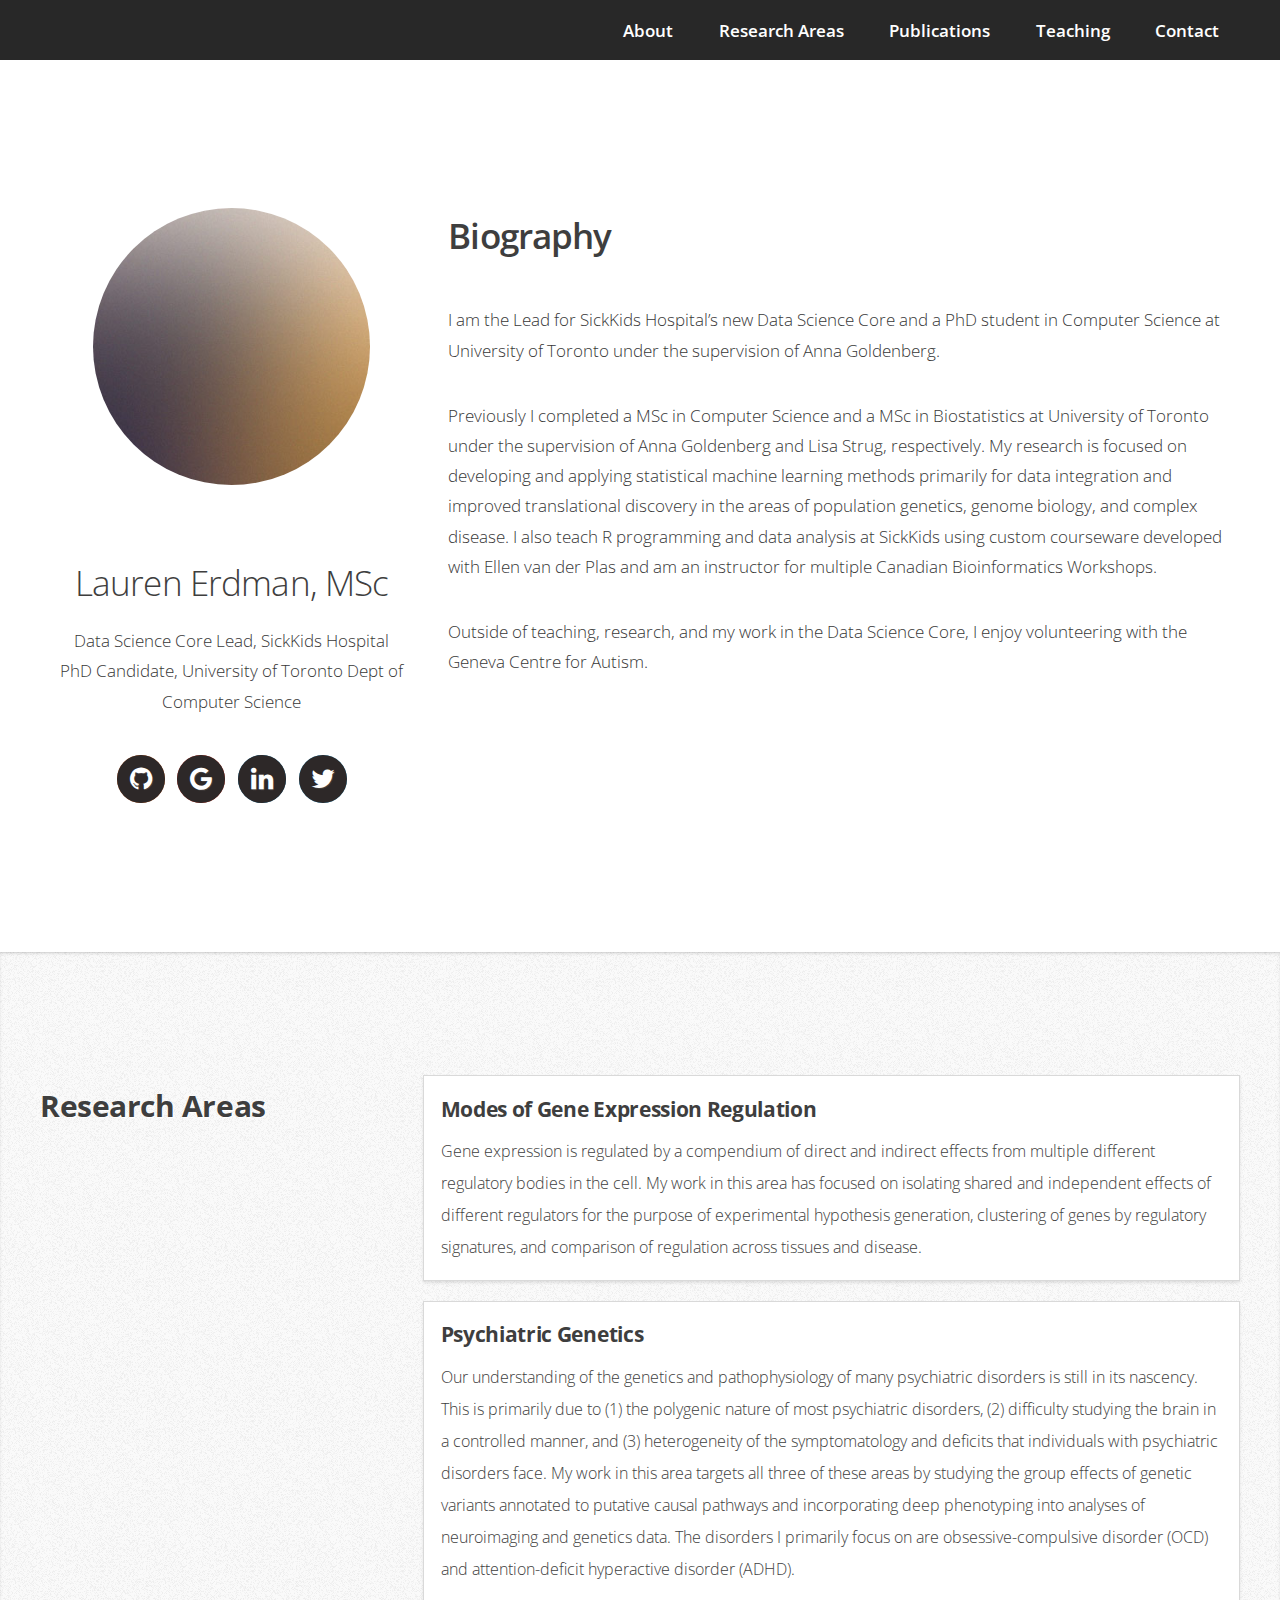
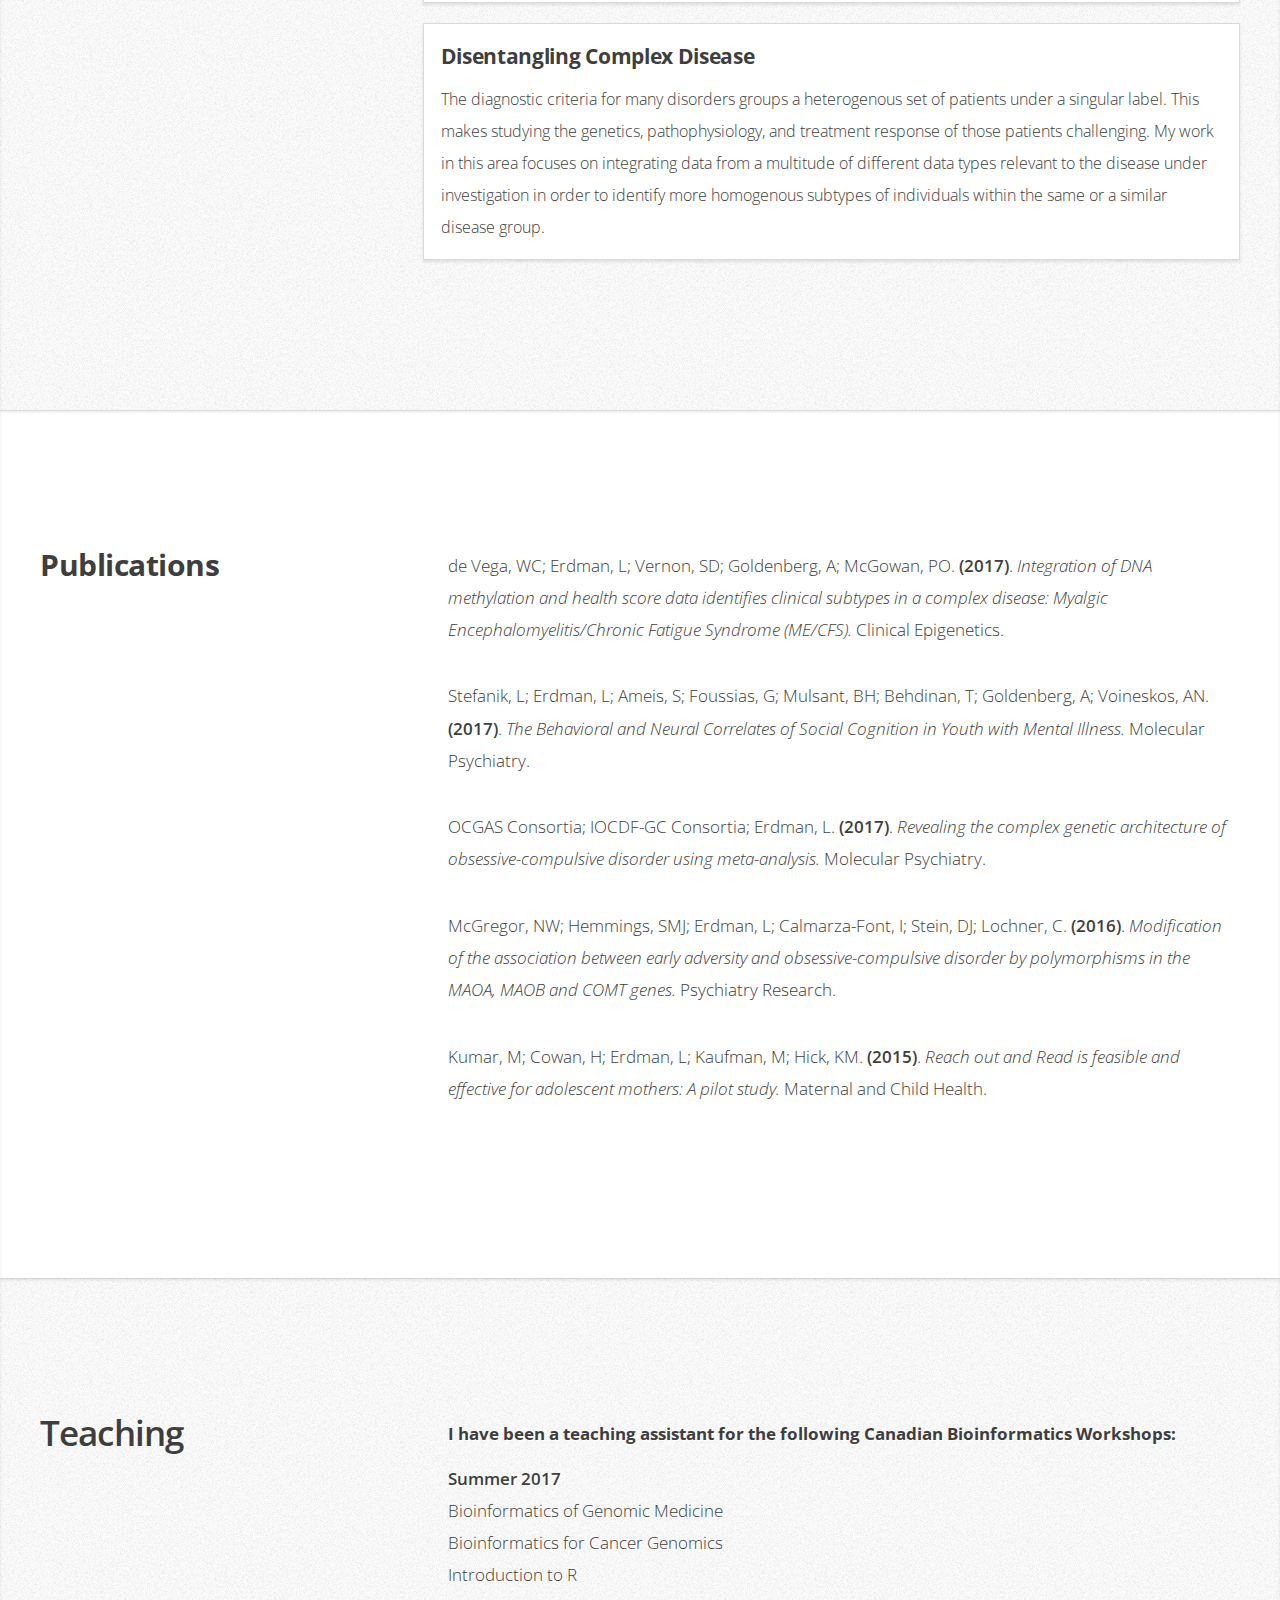
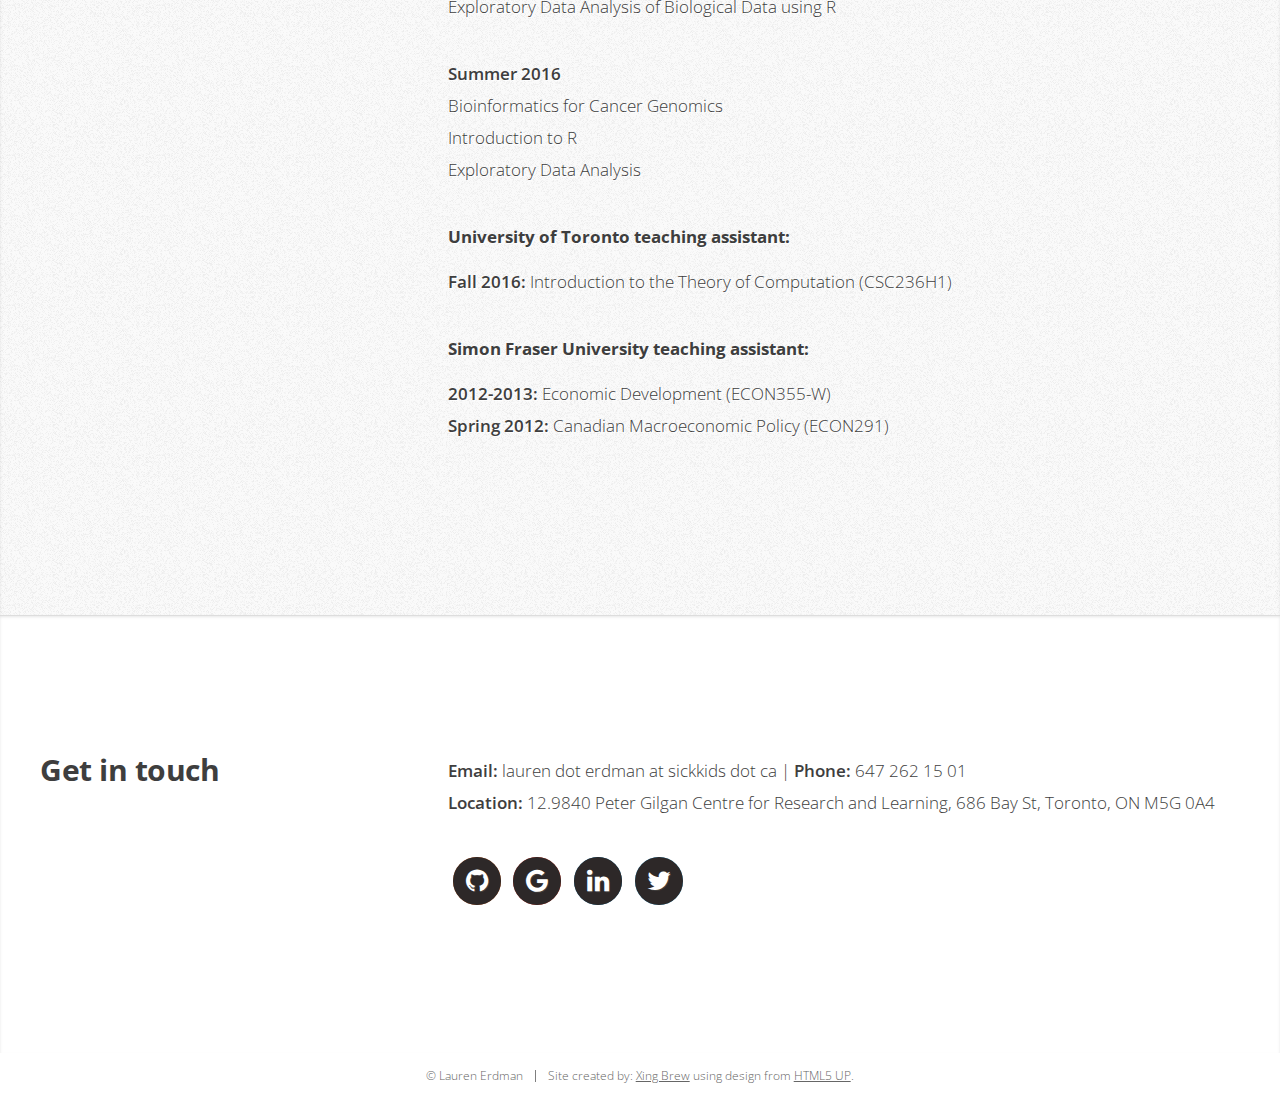
<file: index.html>
<!DOCTYPE HTML>
<!--
	Miniport by HTML5 UP
	html5up.net | @ajlkn
	Free for personal and commercial use under the CCA 3.0 license (html5up.net/license)
-->
<html>
	<head>
		<title>Lauren Erdman</title>
		<meta charset="utf-8" />
		<meta name="viewport" content="width=device-width, initial-scale=1" />
		<!--[if lte IE 8]><script src="assets/js/ie/html5shiv.js"></script><![endif]-->
		<link rel="stylesheet" href="assets/css/main.css" />
		<!--[if lte IE 8]><link rel="stylesheet" href="assets/css/ie8.css" /><![endif]-->
		<!--[if lte IE 9]><link rel="stylesheet" href="assets/css/ie9.css" /><![endif]-->
	</head>
	<body>

		<!-- Nav -->
            <nav id="nav">
				<ul class="container">
					<li><a href="#top">About</a></li>
					<li><a href="#work">Research Areas</a></li>
					<li><a href="#portfolio">Publications</a></li>
                    <li><a href="#teaching">Teaching</a></li>
					<li><a href="#contact">Contact</a></li>
				</ul>
			</nav>

		<!-- Home -->
			<div class="wrapper style1 first">
				<article class="container" id="top">
					<div class="row">
						<div class="4u 12u(mobile)" align="center">
							<span class="image fit"><img src="images/pic00.jpg" style="max-width: 80%;" alt="" /></span>
                        <h1>Lauren Erdman, MSc</h1>
                            <p>Data Science Core Lead, SickKids Hospital<br>PhD Candidate, University of Toronto Dept of Computer Science </p>
                        <ul class="social">
									<li><a href="#" class="icon fa-github"></a></li>
                                    <li><a href="https://scholar.google.com/citations?user=bSKEpp8AAAAJ&hl=en" target="_blank" class="icon fa-google"></a></li>
									<li><a href="https://ca.linkedin.com/in/lauren-erdman-580195b3" target="_blank" class="icon fa-linkedin"></a></li>
                                    <li><a href="https://twitter.com/laudakris" target="_blank" class="icon fa-twitter"></a></li>
				        </ul>
						</div>
						<div class="8u 12u(mobile)">
							<header>
								<h1><strong>Biography</strong></h1>
							</header>
							<p>I am the Lead for SickKids Hospital’s new Data Science Core and a PhD student in Computer Science at University of Toronto under the supervision of Anna Goldenberg.</p><p>Previously I completed a MSc in Computer Science and a MSc in Biostatistics at University of Toronto under the supervision of Anna Goldenberg and Lisa Strug, respectively. My research is focused on developing and applying statistical machine learning methods primarily for data integration and improved translational discovery in the areas of population genetics, genome biology, and complex disease. I also teach R programming and data analysis at SickKids using custom courseware developed with Ellen van der Plas and am an instructor for multiple Canadian Bioinformatics Workshops.</p><p>Outside of teaching, research, and my work in the Data Science Core, I enjoy volunteering with the Geneva Centre for Autism.</p>
						</div>
					</div>
				</article>
			</div>

		<!-- Work -->
			<div class="wrapper style2">
				<article class="container" id="work">
                    <div class="row" align="left">
                    <div class="4u 12u(mobile)">
                    <header>
						<h2>Research Areas</h2>
					   </header>
                    </div>
                    <div class="8u 12u(mobile)">
                    <div class="row" align="left">
							
								<section class="box style1">
									<h3>Modes of Gene Expression Regulation</h3>
                                    <p>Gene expression is regulated by a compendium of direct and indirect effects from multiple different regulatory bodies in the cell. My work in this area has focused on isolating shared and independent effects of different regulators for the purpose of experimental hypothesis generation, clustering of genes by regulatory signatures, and comparison of regulation across tissues and disease.</p>
								</section>
							
								<section class="box style1">
									<h3>Psychiatric Genetics</h3>
                                    <p>Our understanding of the genetics and pathophysiology of many psychiatric disorders is still in its nascency. This is primarily due to (1) the polygenic nature of most psychiatric disorders, (2) difficulty studying the brain in a controlled manner, and (3) heterogeneity of the symptomatology and deficits that individuals with psychiatric disorders face. My work in this area targets all three of these areas by studying the group effects of genetic variants annotated to putative causal pathways and incorporating deep phenotyping into analyses of neuroimaging and genetics data. The disorders I primarily focus on are obsessive-compulsive disorder (OCD) and attention-deficit hyperactive disorder (ADHD).</p>
								</section>
							
								<section class="box style1">
									<h3>Disentangling Complex Disease</h3>
                                    <p>The diagnostic criteria for many disorders groups a heterogenous set of patients under a singular label. This makes studying the genetics, pathophysiology, and treatment response of those patients challenging. My work in this area focuses on integrating data from a multitude of different data types relevant to the disease under investigation in order to identify more homogenous subtypes of individuals within the same or a similar disease group.</p>
								</section>
						</div> 
                    </div>    
                </div>
				</article>
			</div>

		<!-- Portfolio -->
			<div class="wrapper style1">
				<article class="container" id="portfolio">
                    <div class="row" align="left">
                    <div class="4u 12u(mobile)">
                    <header>
						<h2>Publications</h2>
				    </header>
                    </div>
                    <div class="8u 12u(mobile)">
                    <p>de Vega, WC; Erdman, L; Vernon, SD; Goldenberg, A; McGowan, PO. <b>(2017)</b>. <i>Integration of DNA methylation and health score data identifies clinical subtypes in a complex disease: Myalgic Encephalomyelitis/Chronic Fatigue Syndrome (ME/CFS).</i> Clinical Epigenetics.</p>
                    
            
                    <p>Stefanik, L; Erdman, L; Ameis, S; Foussias, G; Mulsant, BH; Behdinan, T; Goldenberg, A; Voineskos, AN. <b>(2017)</b>. <i>The Behavioral and Neural Correlates of Social Cognition in Youth with Mental Illness.</i> Molecular Psychiatry.</p> 

                    <p>OCGAS Consortia; IOCDF-GC Consortia; Erdman, L. <b>(2017)</b>. <i>Revealing the complex genetic architecture of obsessive-compulsive disorder using meta-analysis.</i> Molecular Psychiatry.</p>

                    <p>McGregor, NW; Hemmings, SMJ; Erdman, L; Calmarza-Font, I; Stein, DJ; Lochner, C. <b>(2016)</b>. <i>Modification of the association between early adversity and obsessive-compulsive disorder by polymorphisms in the MAOA, MAOB and COMT genes.</i> Psychiatry Research.</p>

                    <p>Kumar, M; Cowan, H; Erdman, L; Kaufman, M; Hick, KM. <b>(2015)</b>. <i>Reach out and Read is feasible and effective for adolescent mothers: A pilot study.</i> Maternal and Child Health. </p>
                    </div>  
             </div>
                </article>
			</div>
        
        <!-- Teaching -->
			<div class="wrapper style2">
				<article class="container" id="teaching">
					<div class="row" align="left">
                        <div class="4u 12u(mobile)">
                            <header>
								<h1><strong>Teaching</strong></h1>
							</header>
						</div>
						<div class="8u 12u(mobile)">
								<h4>I have been a teaching assistant for the following Canadian Bioinformatics Workshops:</h4>
							<p><strong>Summer 2017</strong><br>Bioinformatics of Genomic Medicine<br>Bioinformatics for Cancer Genomics<br>Introduction to R<br>Exploratory Data Analysis of Biological Data using R</p>
                            <p><strong>Summer 2016</strong><br>Bioinformatics for Cancer Genomics<br>Introduction to R<br>Exploratory Data Analysis</p>
								<h4>University of Toronto teaching assistant:</h4>
                            <p><strong>Fall 2016:</strong> Introduction to the Theory of Computation (CSC236H1)</p>
								<h4>Simon Fraser University teaching assistant:</h4>
                            <p><strong>2012-2013:</strong> Economic Development (ECON355-W)<br><strong>Spring 2012:</strong> Canadian Macroeconomic Policy (ECON291)</p>
						</div>
					</div>
				</article>
			</div>

		<!-- Contact -->
			<div class="wrapper style1">
				<article class="container" id="contact">
                    <div class="row" align="left">
                        <div class="4u 12u(mobile)">
                            <header>
						<h2>Get in touch</h2>
					</header>
						</div>
                    <div class="8u 12u(mobile)">
					
                    <p><strong>Email:</strong> lauren dot erdman at sickkids dot ca | <strong>Phone:</strong> 647 262 15 01<br><strong>Location: </strong> 12.9840 Peter Gilgan Centre for Research and Learning, 686 Bay St, Toronto, ON M5G 0A4</p>  
                        <ul class="social">
                        <li><a href="#" class="icon fa-github"></a></li>
                        <li><a href="https://scholar.google.com/citations?user=bSKEpp8AAAAJ&hl=en" target="_blank" class="icon fa-google"></a></li>
                        <li><a href="https://ca.linkedin.com/in/lauren-erdman-580195b3" target="_blank" class="icon fa-linkedin"></a></li>
                        <li><a href="https://twitter.com/laudakris" target="_blank" class="icon fa-twitter"></a></li>
                        </ul>         
                    </div> 
                    </div>  
                    <footer>
						<ul id="copyright">
							<li>&copy; Lauren Erdman</li><li>Site created by: <a href="https://xingcbrew.github.io" target="_blank">Xing Brew</a> using design from <a href="http://html5up.net" target="_blank">HTML5 UP</a>.</li>
						</ul>
					</footer>
                    
                 </article>
          </div>
        <!-- Big boxes with images -->
     <!--   <div class="row" align="left">
						<div class="row">
							<div class="6u 12u(mobile)">
								<article class="box style2">
									<a href="#" class="image featured"><img src="images/pic01.jpg" alt="" /></a>
									<h3><a href="#">Magna feugiat</a></h3>
									<p>Ornare nulla proin odio consequat.</p>
								</article>
							</div>
							<div class="6u 12u(mobile)">
								<article class="box style2">
									<a href="#" class="image featured"><img src="images/pic02.jpg" alt="" /></a>
									<h3><a href="#">Veroeros primis</a></h3>
									<p>Ornare nulla proin odio consequat.</p>
								</article>
							</div>
						</div>
						<div class="row">
							<div class="6u 12u(mobile)">
								<article class="box style2">
									<a href="#" class="image featured"><img src="images/pic04.jpg" alt="" /></a>
									<h3><a href="#">Tempus dolore</a></h3>
									<p>Ornare nulla proin odio consequat.</p>
								</article>
							</div>
							<div class="6u 12u(mobile)">
								<article class="box style2">
									<a href="#" class="image featured"><img src="images/pic05.jpg" alt="" /></a>
									<h3><a href="#">Feugiat aliquam</a></h3>
									<p>Ornare nulla proin odio consequat.</p>
								</article>
							</div>
						</div>
					</div>

<!- PDF button -->
  <!--      <a href="" class="button">PDF</a>
-->
		<!-- Scripts -->
			<script src="assets/js/jquery.min.js"></script>
			<script src="assets/js/jquery.scrolly.min.js"></script>
			<script src="assets/js/skel.min.js"></script>
			<script src="assets/js/skel-viewport.min.js"></script>
			<script src="assets/js/util.js"></script>
			<!--[if lte IE 8]><script src="assets/js/ie/respond.min.js"></script><![endif]-->
			<script src="assets/js/main.js"></script>

	</body>
</html>
</file>
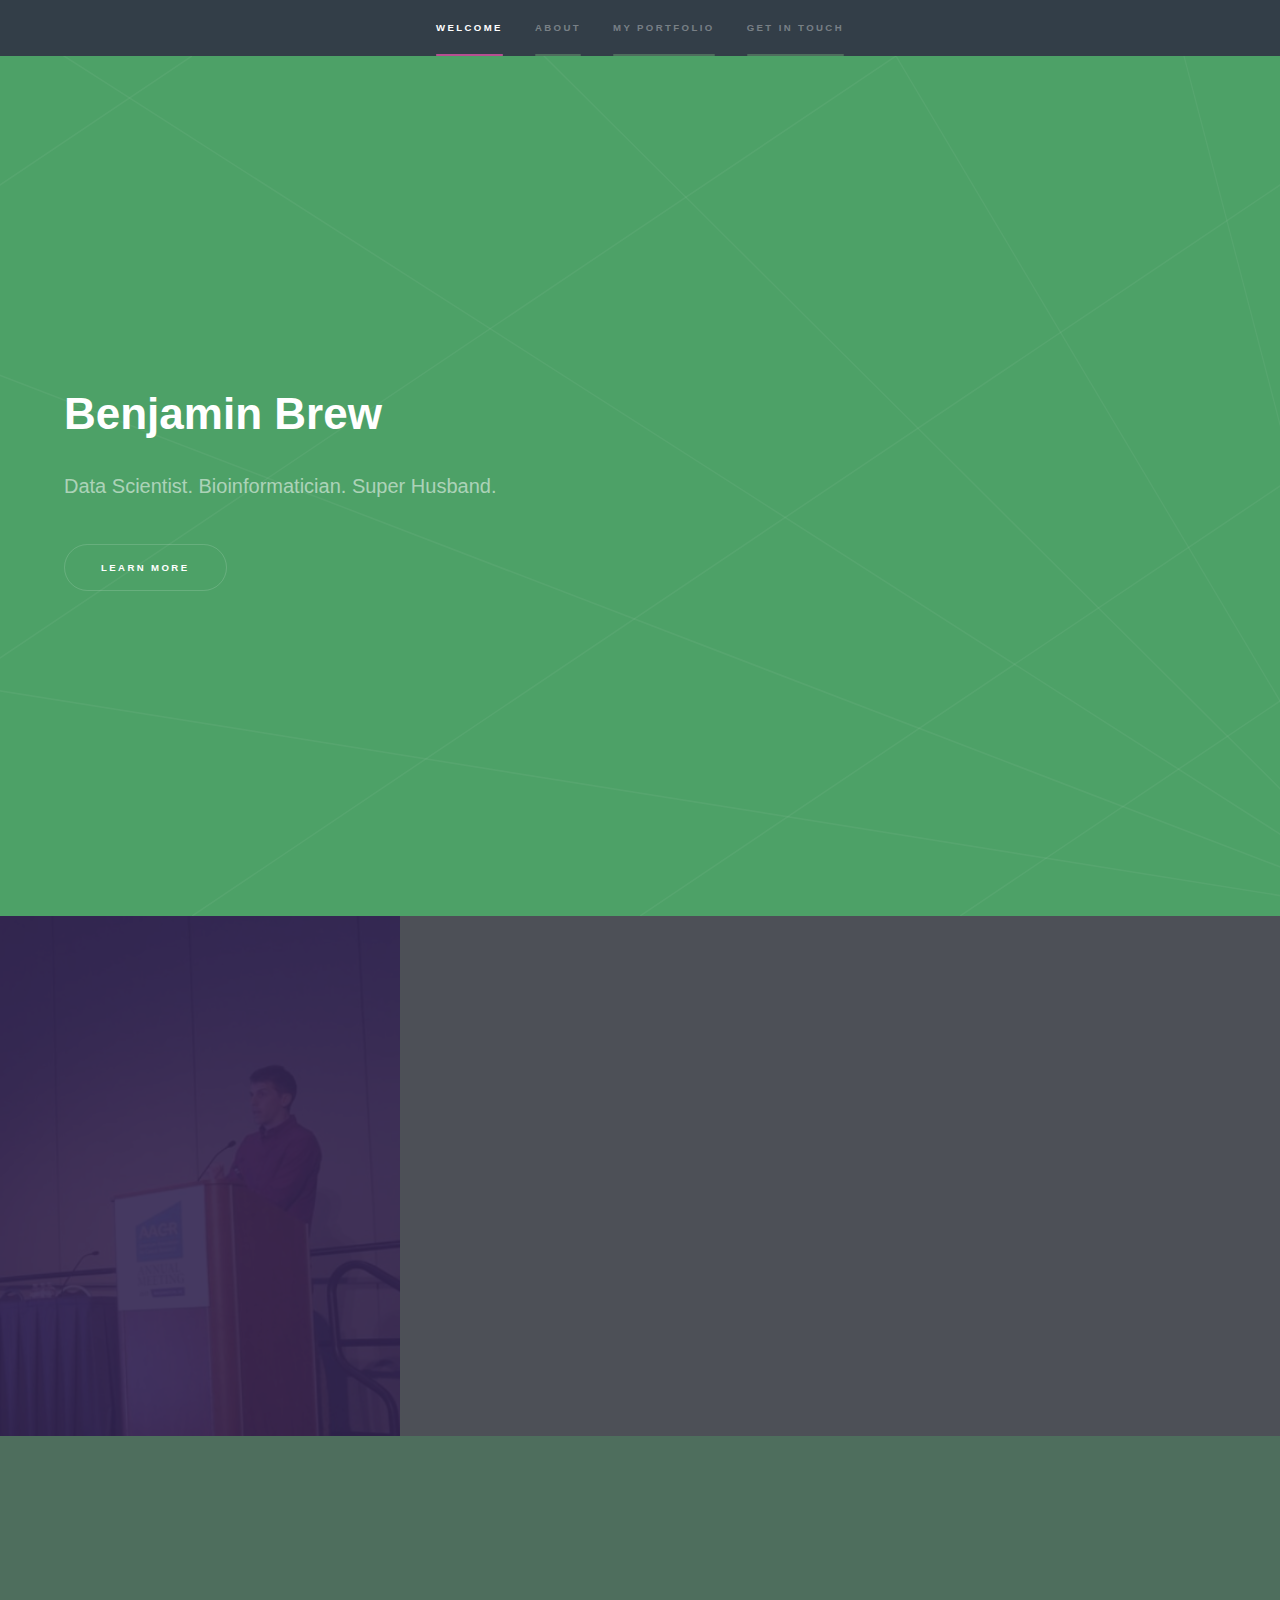
<file: Documents/benmbrew/index.html>
<!DOCTYPE HTML>
<!--
	Hyperspace by HTML5 UP
	html5up.net | @ajlkn
	Free for personal and commercial use under the CCA 3.0 license (html5up.net/license)
-->
<html>
	<head>
		<title>Ben Brew</title>
		<meta charset="utf-8" />
		<meta name="viewport" content="width=device-width, initial-scale=1" />
		<!--[if lte IE 8]><script src="assets/js/ie/html5shiv.js"></script><![endif]-->
		<link rel="stylesheet" href="assets/css/main.css" />
		<!--[if lte IE 9]><link rel="stylesheet" href="assets/css/ie9.css" /><![endif]-->
		<!--[if lte IE 8]><link rel="stylesheet" href="assets/css/ie8.css" /><![endif]-->
	</head>
	<body>

		<!-- Sidebar -->
			<section id="sidebar">
				<div class="inner">
					<nav>
						<ul>
							<li><a href="#intro">Welcome</a></li>
							<li><a href="#one">About</a></li>
							<li><a href="#two">My Portfolio</a></li>
							<li><a href="#three">Get in touch</a></li>
						</ul>
					</nav>
				</div>
			</section>

		<!-- Wrapper -->
			<div id="wrapper">

				<!-- Intro -->
					<section id="intro" class="wrapper style1 fullscreen fade-up">
						<div class="inner">
							<h1>Benjamin Brew</h1>
							<p>Data Scientist. Bioinformatician. Super Husband.</p>
							<ul class="actions">
								<li><a href="#one" class="button scrolly">Learn more</a></li>
							</ul>
						</div>
					</section>

				<!-- One -->
					<section id="one" class="wrapper style2 spotlights">
						<section>
							<a href="#" class="image"><img src="images/aacr.png" alt="" data-position="center center" /></a>
							<div class="content">
								<div class="inner">
									<h2>Hello!</h2>
                                    <p>My name is Ben Brew. I am currently working as a bioinformatician in the Genetics and Genome Biology Lab at the Hospital for Sick Children in Toronto. I am also co-founder of <a href="https://databrew.cc" target="_blank">databrew</a>, a data science training and consulting company.</p>
                                    <p> I am originally from Gainesville, Florida and earned a BA in Economics from The University of the South in Tennessee (2012). I graduated with a Master’s in Economics from the Paris School of Economics and the Sorbonne in France (2015) and spent the following summer as a data science fellow at the University of Chicago's Data Science for Social Good program. In my free time, I enjoy playing basketball, cycling, and watching the Toronto Raptors.</p>
                                    <ul class="actions">
                                    <li><a href="#two" class="button scrolly">Check out my work</a></li>
                                     </ul>
                                    </div>
							</div>
						</section>
					</section>

				<!-- Two -->
					<section id="two" class="wrapper style3 fade-up">
						<div class="inner">
							<h2>My Portfolio</h2>
							<p>Highlights from my research, data analysis, papers, presentations, etc.</p>
							<div class="features">
								<section>
									<span class="icon major fa-bar-chart-o"></span>
									<h3>Research on Li Fraumeni Syndrome</h3>
									<p>My research on Li Fraumeni Syndrome presented at the American Association of Cancer Research Annual Meeting 2017.</p>
                                    <ul class="actions">
								        <li><a href="#" class="button">Learn more</a></li>
							         </ul>
								</section>
								<section>
									<span class="icon major fa-lock"></span>
									<h3>Aliquam sed nullam</h3>
									<p>Phasellus convallis elit id ullam corper amet et pulvinar. Duis aliquam turpis mauris, sed ultricies erat dapibus.</p>
								</section>
								<section>
									<span class="icon major fa-cog"></span>
									<h3>Sed erat ullam corper</h3>
									<p>Phasellus convallis elit id ullam corper amet et pulvinar. Duis aliquam turpis mauris, sed ultricies erat dapibus.</p>
								</section>
								<section>
									<span class="icon major fa-desktop"></span>
									<h3>Veroeros quis lorem</h3>
									<p>Phasellus convallis elit id ullam corper amet et pulvinar. Duis aliquam turpis mauris, sed ultricies erat dapibus.</p>
								</section>
								<section>
									<span class="icon major fa-file"></span>
									<h3>Full CV</h3>
									<p>See my full resume here.</p>
								</section>
								<section>
									<span class="icon major fa-github"></span>
									<h3>Github</h3>
									<p>All my code is posted on Github. Check it out here.</p>
								</section>
							</div>
						</div>
					</section>

				<!-- Three -->
					<section id="three" class="wrapper style1 fade-up">
						<div class="inner">
							<h2>Get in touch</h2>
							<p>If you're interested in my work, need assistance with your data, or just want to grab coffee and talk politics, don't hesitate to reach out.</p>
							<div class="split style1">
								<section>
									<form method="post" action="#">
										<div class="field half first">
											<label for="name">Name</label>
											<input type="text" name="name" id="name" />
										</div>
										<div class="field half">
											<label for="email">Email</label>
											<input type="text" name="email" id="email" />
										</div>
										<div class="field">
											<label for="message">Message</label>
											<textarea name="message" id="message" rows="5"></textarea>
										</div>
										<ul class="actions">
											<li><a href="" class="button submit">Send Message</a></li>
										</ul>
									</form>
								</section>
								<section>
									<ul class="contact">
										<li>
											<h3>Connect on Social Media</h3>
											<ul class="icons">
												<li><a href="#" class="fa-twitter"><span class="label">Twitter</span></a></li>
												<li><a href="#" class="fa-facebook"><span class="label">Facebook</span></a></li>
												<li><a href="#" class="fa-github"><span class="label">GitHub</span></a></li>
												<li><a href="#" class="fa-instagram"><span class="label">Instagram</span></a></li>
												<li><a href="#" class="fa-linkedin"><span class="label">LinkedIn</span></a></li>
											</ul>
										</li>
									</ul>
								</section>
							</div>
						</div>
					</section>

			</div>

		<!-- Footer -->
			<footer id="footer" class="wrapper style1-alt">
				<div class="inner">
					<ul class="menu">
						<li>&copy; Ben Brew 2017</li><li>Website created by Xing Brew</li>
					</ul>
				</div>
			</footer>

		<!-- Scripts -->
			<script src="assets/js/jquery.min.js"></script>
			<script src="assets/js/jquery.scrollex.min.js"></script>
			<script src="assets/js/jquery.scrolly.min.js"></script>
			<script src="assets/js/skel.min.js"></script>
			<script src="assets/js/util.js"></script>
			<!--[if lte IE 8]><script src="assets/js/ie/respond.min.js"></script><![endif]-->
			<script src="assets/js/main.js"></script>

	</body>
</html>
</file>
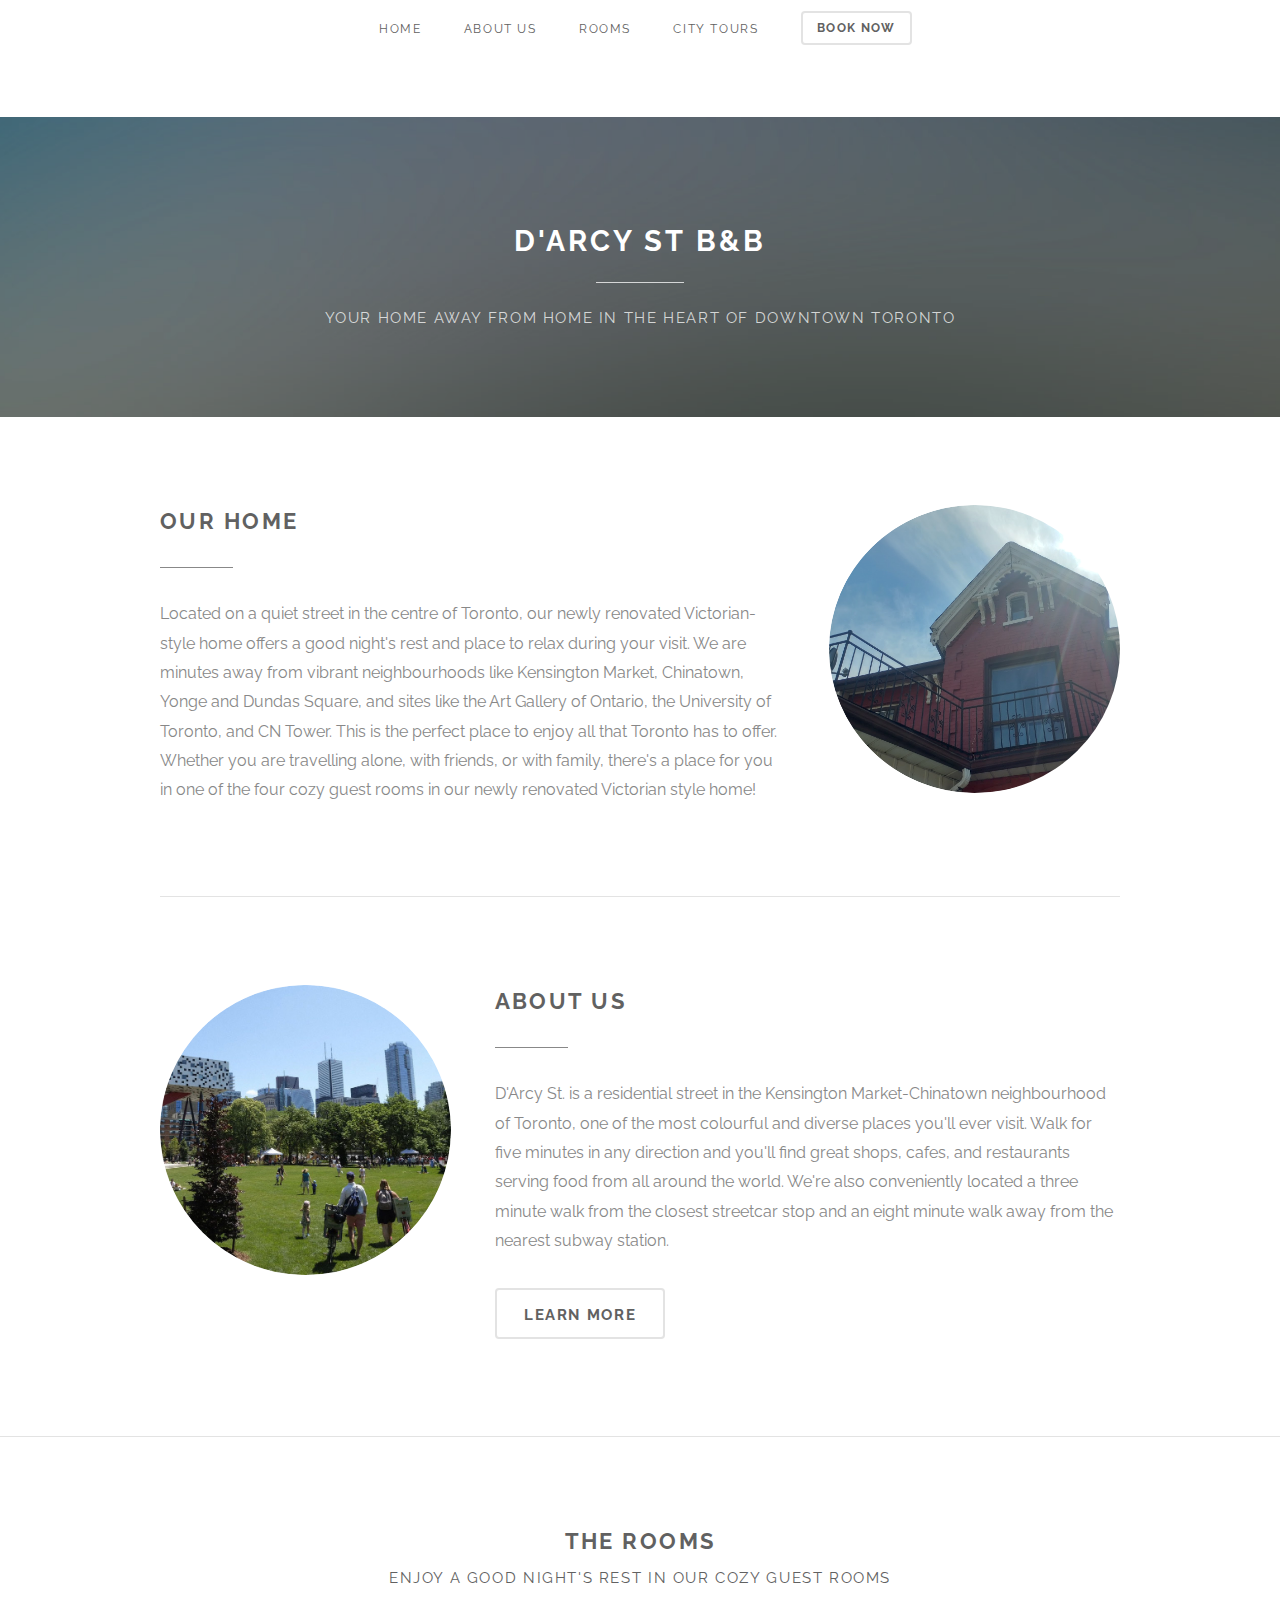
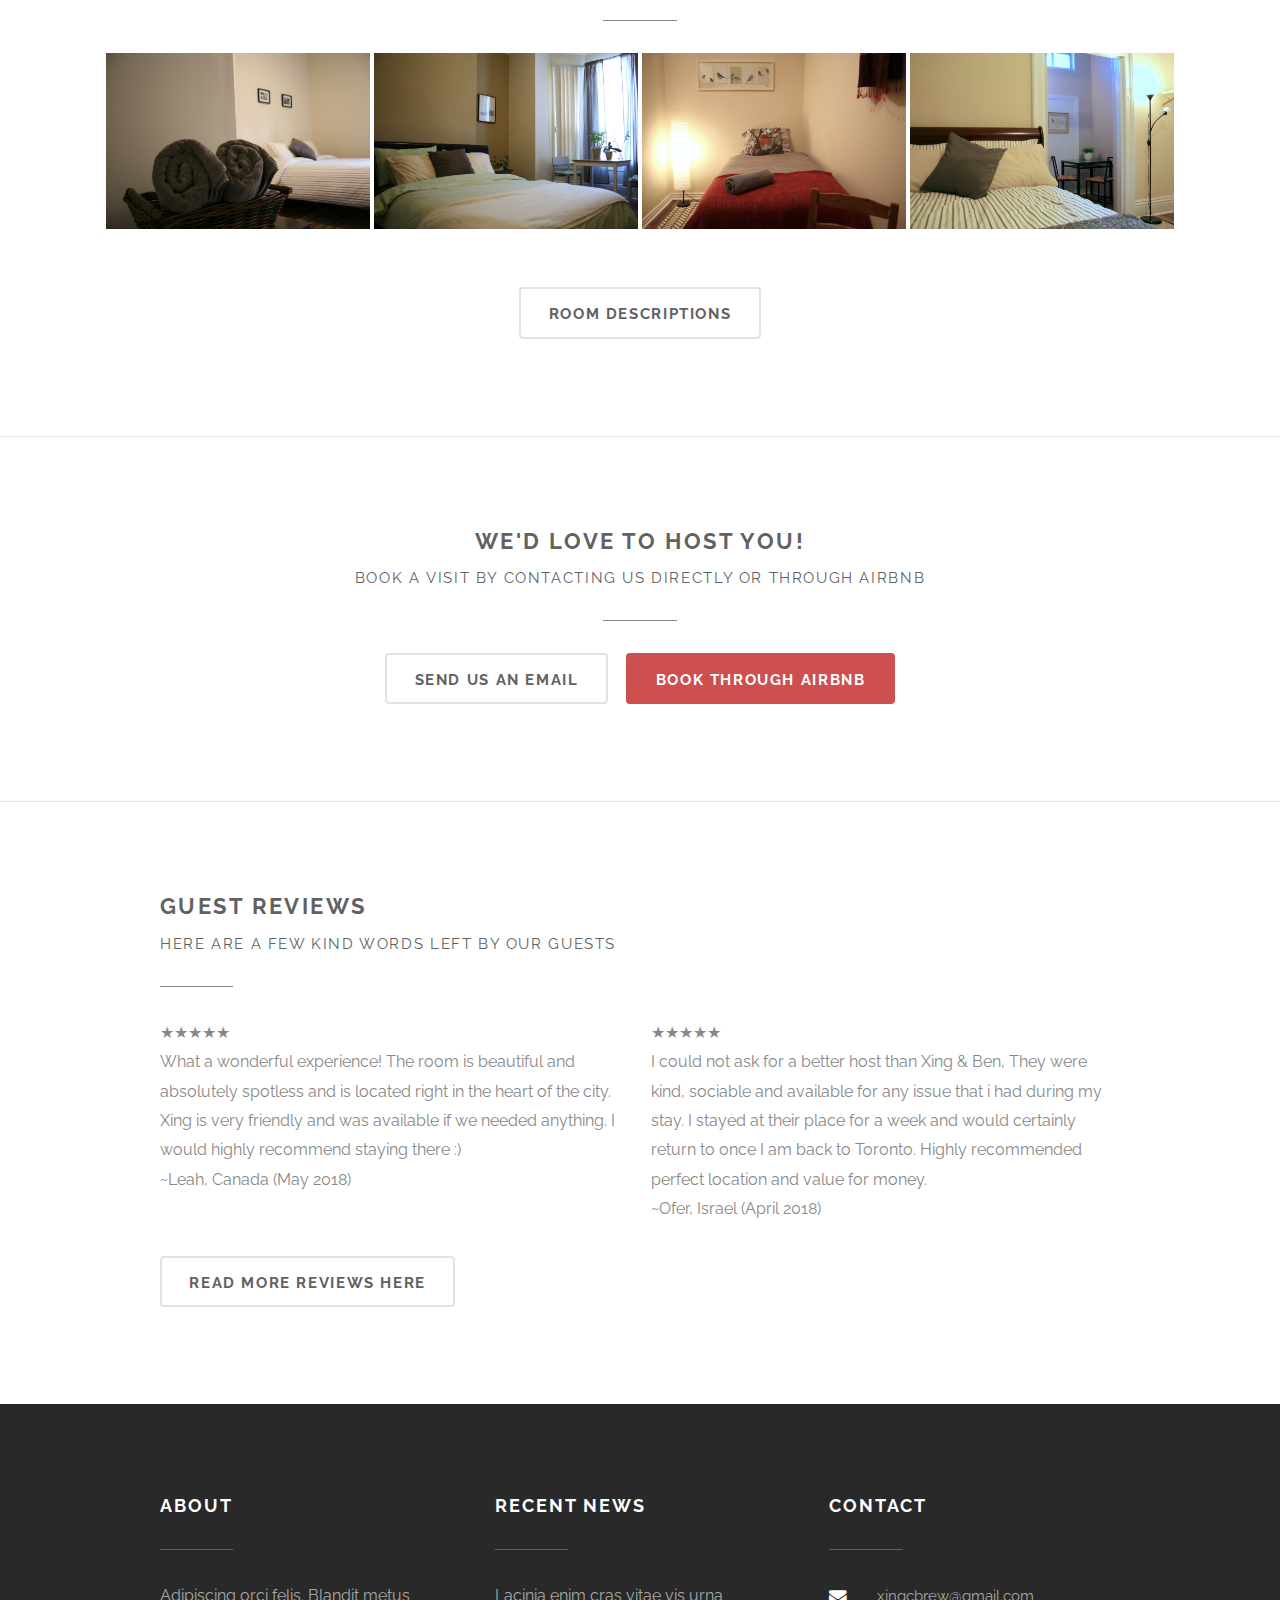
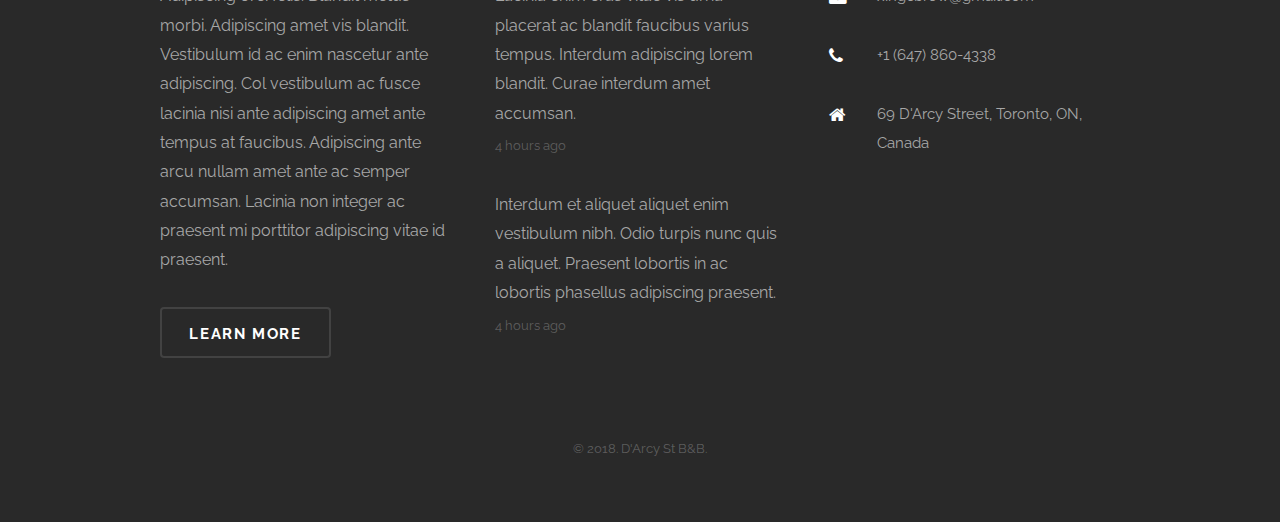
<file: Documents/darcybnb/index.html>
<!DOCTYPE html>
<!--
	Gravity by Pixelarity
	pixelarity.com | hello@pixelarity.com
	License: pixelarity.com/license
-->
<html>
	<head>
		<title>Untitled</title>
		<meta charset="utf-8" />
		<meta name="viewport" content="width=device-width, initial-scale=1" />
		<!--[if lte IE 8]><script src="assets/js/ie/html5shiv.js"></script><![endif]-->
		<link rel="stylesheet" href="assets/css/main.css" />
		<!--[if lte IE 8]><link rel="stylesheet" href="assets/css/ie8.css" /><![endif]-->
	</head>
	<body class="landing">

		<!-- Header -->
			<div id="header" class="alt">
			<!--	<h1 id="logo"><a href="index.html">Gravity</a></h1>
				<p>Lorem ipsum dolor sit amet</p> -->
				<nav id="nav">
					<ul>
						<li><a href="index.html">Home</a></li>
						<li><a href="about.html">About Us</a></li>
                        <li><a href="rooms.html">Rooms</a></li>
                        <li><a href="about.html">City Tours</a></li>
						<li><a href="#four" class="button alt">Book Now</a></li>
					</ul>
				</nav>
			</div>

		<!-- Banner -->
			<section id="banner">
				<h2>D'Arcy St B&amp;B</h2>
				<p>Your home away from home in the heart of downtown Toronto</p>
			</section>

		<!-- One -->
			<section id="one" class="wrapper style1">
				<div class="container">
					<section class="feature">
						<div class="row 200%">
							<div class="8u 12u$(medium)">
								<header class="major">
									<h2>Our Home</h2>
								</header>
								<p>Located on a quiet street in the centre of Toronto, our newly renovated Victorian-style home offers a good night's rest and place to relax during your visit. We are minutes away from vibrant neighbourhoods like Kensington Market, Chinatown, Yonge and Dundas Square, and sites like the Art Gallery of Ontario, the University of Toronto, and CN Tower. This is the perfect place to enjoy all that Toronto has to offer. Whether you are travelling alone, with friends, or with family, there's a place for you in one of the four cozy guest rooms in our newly renovated Victorian style home!</p>
							</div>
							<div class="4u$ 12u$(medium) important(medium)">
								<span class="image fit rounded">
									<img src="images/outside.png" alt="" />
								</span>
							</div>
						</div>
					</section>
					<section class="feature">
						<div class="row 200%">
							<div class="4u 12u$(medium)">
								<span class="image fit rounded">
									<img src="images/grange_round.png" alt="" class="rounded" />
								</span>
							</div>
							<div class="8u$ 12u$(medium)">
								<header class="major">
									<h2>About Us</h2>
								</header>
								<p>D'Arcy St. is a residential street in the Kensington Market-Chinatown neighbourhood of Toronto, one of the most colourful and diverse places you'll ever visit. Walk for five minutes in any direction and you'll find great shops, cafes, and restaurants serving food from all around the world. We're also conveniently located a three minute walk from the closest streetcar stop and an eight minute walk away from the nearest subway station.</p>
								<ul class="actions">
									<li><a href="about.html" class="button alt">Learn more</a></li>
								</ul>
							</div>
						</div>
					</section>
				</div>
			</section>

		<!-- Two -->
			<section id="two" class="wrapper style1 special">
				<div class="container">
					<header class="major">
						<h2>The Rooms</h2>
                        <p>Enjoy a good night's rest in our cozy guest rooms</p>
					</header>
				</div>
				<section class="carousel">
					<article>
						<a href="images/fulls/cozy1.JPG" class="image"><img src="images/thumbs/cozy1.JPG" alt="" title="Cozy Queen Room" /></a>
					</article>
					<article>
						<a href="images/fulls/zen2.JPG" class="image"><img src="images/thumbs/zen2.JPG" alt="" title="Zen Queen Room" /></a>
					</article>
					<article>
						<a href="images/fulls/single3.jpg" class="image"><img src="images/thumbs/single3.jpg" alt="" title="Flying Solo Room" /></a>
					</article>
					<article>
						<a href="images/fulls/d9.JPG" class="image"><img src="images/thumbs/d9.JPG" alt="" title="Cozy Double Room" /></a>
					</article>
				<!--	<article>
						<a href="images/fulls/01.jpg" class="image"><img src="images/thumbs/01.jpg" alt="" title="Lorem ipsum dolor sit amet" /></a>
					</article>
					<article>
						<a href="images/fulls/02.jpg" class="image"><img src="images/thumbs/02.jpg" alt="" title="Lorem ipsum dolor sit amet" /></a>
					</article>
					<article>
						<a href="images/fulls/03.jpg" class="image"><img src="images/thumbs/03.jpg" alt="" title="Lorem ipsum dolor sit amet" /></a>
					</article>
					<article>
						<a href="images/fulls/04.jpg" class="image"><img src="images/thumbs/04.jpg" alt="" title="Lorem ipsum dolor sit amet" /></a>
					</article>
					<article>
						<a href="images/fulls/05.jpg" class="image"><img src="images/thumbs/05.jpg" alt="" title="Lorem ipsum dolor sit amet" /></a>
					</article> -->
				</section>
				<div class="container">
					<ul class="actions align-center">
						<li><a href="#" class="button alt">Room Descriptions</a></li>
					</ul>
				</div>
			</section> 
        
		<!-- Four -->
			<section id="four" class="wrapper style1 special">
				<div class="container">
					<header class="major">
						<h2>We'd love to host you!</h2>
						<p>Book a visit by contacting us directly or through Airbnb</p>
					</header>
					<ul class="actions">
						<li><a href="mailto: xingcbrew@gmail.com" class="button alt">Send us an email</a></li>
                        <li><a href="https://www.airbnb.ca/users/139751167/listings?user_id=139751167&s=50" target="_blank" class="button special">Book through airbnb</a></li>
					</ul>
				</div>
			</section>
        
        <!-- Five -->
			<section id="five" class="wrapper style1">
				<div class="container">
					<header class="major">
						<h2>Guest Reviews</h2>
						<p>Here are a few kind words left by our guests</p>
					</header>
                    <div class="row">
                        <div class="6u 12u$(medium)">
                           <p>&#9733;&#9733;&#9733;&#9733;&#9733;<br>What a wonderful experience! The room is beautiful and absolutely spotless and is located right in the heart of the city. Xing is very friendly and was available if we needed anything. I would highly recommend staying there :)<br>~Leah, Canada (May 2018)</p>
                        </div>
                        <div class="6u 12u$(medium)">
                           <p>&#9733;&#9733;&#9733;&#9733;&#9733;<br>I could not ask for a better host than Xing &amp; Ben, They were kind, sociable and available for any issue that i had during my stay. I stayed at their place for a week and would certainly return to once I am back to Toronto. Highly recommended perfect location and value for money.<br>~Ofer, Israel (April 2018)</p>
                        </div>
					</div>
                    
                    <ul class="actions">
						<li><a href="https://www.airbnb.ca/users/show/139751167" target="_blank" class="button alt">Read more reviews here</a></li>
					</ul>				
                </div>
			</section>

		<!-- Footer -->
			<div id="footer">
				<div class="container">
					<div class="row 200% uniform">
						<section class="4u 12u$(medium) 12u$(small)">
							<header class="major">
								<h3>About</h3>
							</header>
							<p>Adipiscing orci felis. Blandit metus morbi. Adipiscing amet vis blandit. Vestibulum id ac enim nascetur ante adipiscing. Col vestibulum ac fusce lacinia nisi ante adipiscing amet ante tempus at faucibus. Adipiscing ante arcu nullam amet ante ac semper accumsan. Lacinia non integer ac praesent mi porttitor adipiscing vitae id praesent.</p>
							<ul class="actions">
								<li><a href="#" class="button alt">Learn more</a></li>
							</ul>
						</section>
						<section class="4u 6u(medium) 12u$(small)">
							<header class="major">
								<h3>Recent News</h3>
							</header>
							<ul class="updates">
								<li>
									<p>
										<a href="#">Lacinia enim cras vitae vis urna placerat ac blandit faucibus varius tempus. Interdum adipiscing lorem blandit. Curae interdum amet accumsan.</a>
									</p>
									<span class="timestamp">4 hours ago</span>
								</li>
								<li>
									<p>
										<a href="#">Interdum et aliquet aliquet enim vestibulum nibh. Odio turpis nunc quis a aliquet. Praesent lobortis in ac lobortis phasellus adipiscing praesent.</a>
									</p>
									<span class="timestamp">4 hours ago</span>
								</li>
							</ul>
						</section>
						<section class="4u$ 6u$(medium) 12u$(small)">
							<header class="major">
								<h3>Contact</h3>
							</header>
							<ul class="labeled-icons">
								<li>
									<h4 class="icon fa-envelope"><span class="label">Email</span></h4>
									<a href="mailto:xincbrew@gmail.com">xingcbrew@gmail.com</a>
								</li>
								<li>
									<h4 class="icon fa-phone"><span class="label">Phone</span></h4>
									+1 (647) 860-4338
								</li>
								<li>
									<h4 class="icon fa-home"><span class="label">Address</span></h4>
									69 D'Arcy Street, Toronto, ON, Canada
								</li>
							</ul>
						</section>
					</div>
				</div>
				<div class="copyright">
					&copy; 2018. D'Arcy St B&amp;B.
				</div>
			</div>

		<!-- Scripts -->
			<script src="assets/js/jquery.min.js"></script>
			<script src="assets/js/skel.min.js"></script>
			<script src="assets/js/jquery.dropotron.min.js"></script>
			<script src="assets/js/jquery.onvisible.min.js"></script>
			<script src="assets/js/jquery.poptrox.min.js"></script>
			<script src="assets/js/util.js"></script>
			<!--[if lte IE 8]><script src="assets/js/ie/respond.min.js"></script><![endif]-->
			<script src="assets/js/main.js"></script>

	</body>
</html>
</file>
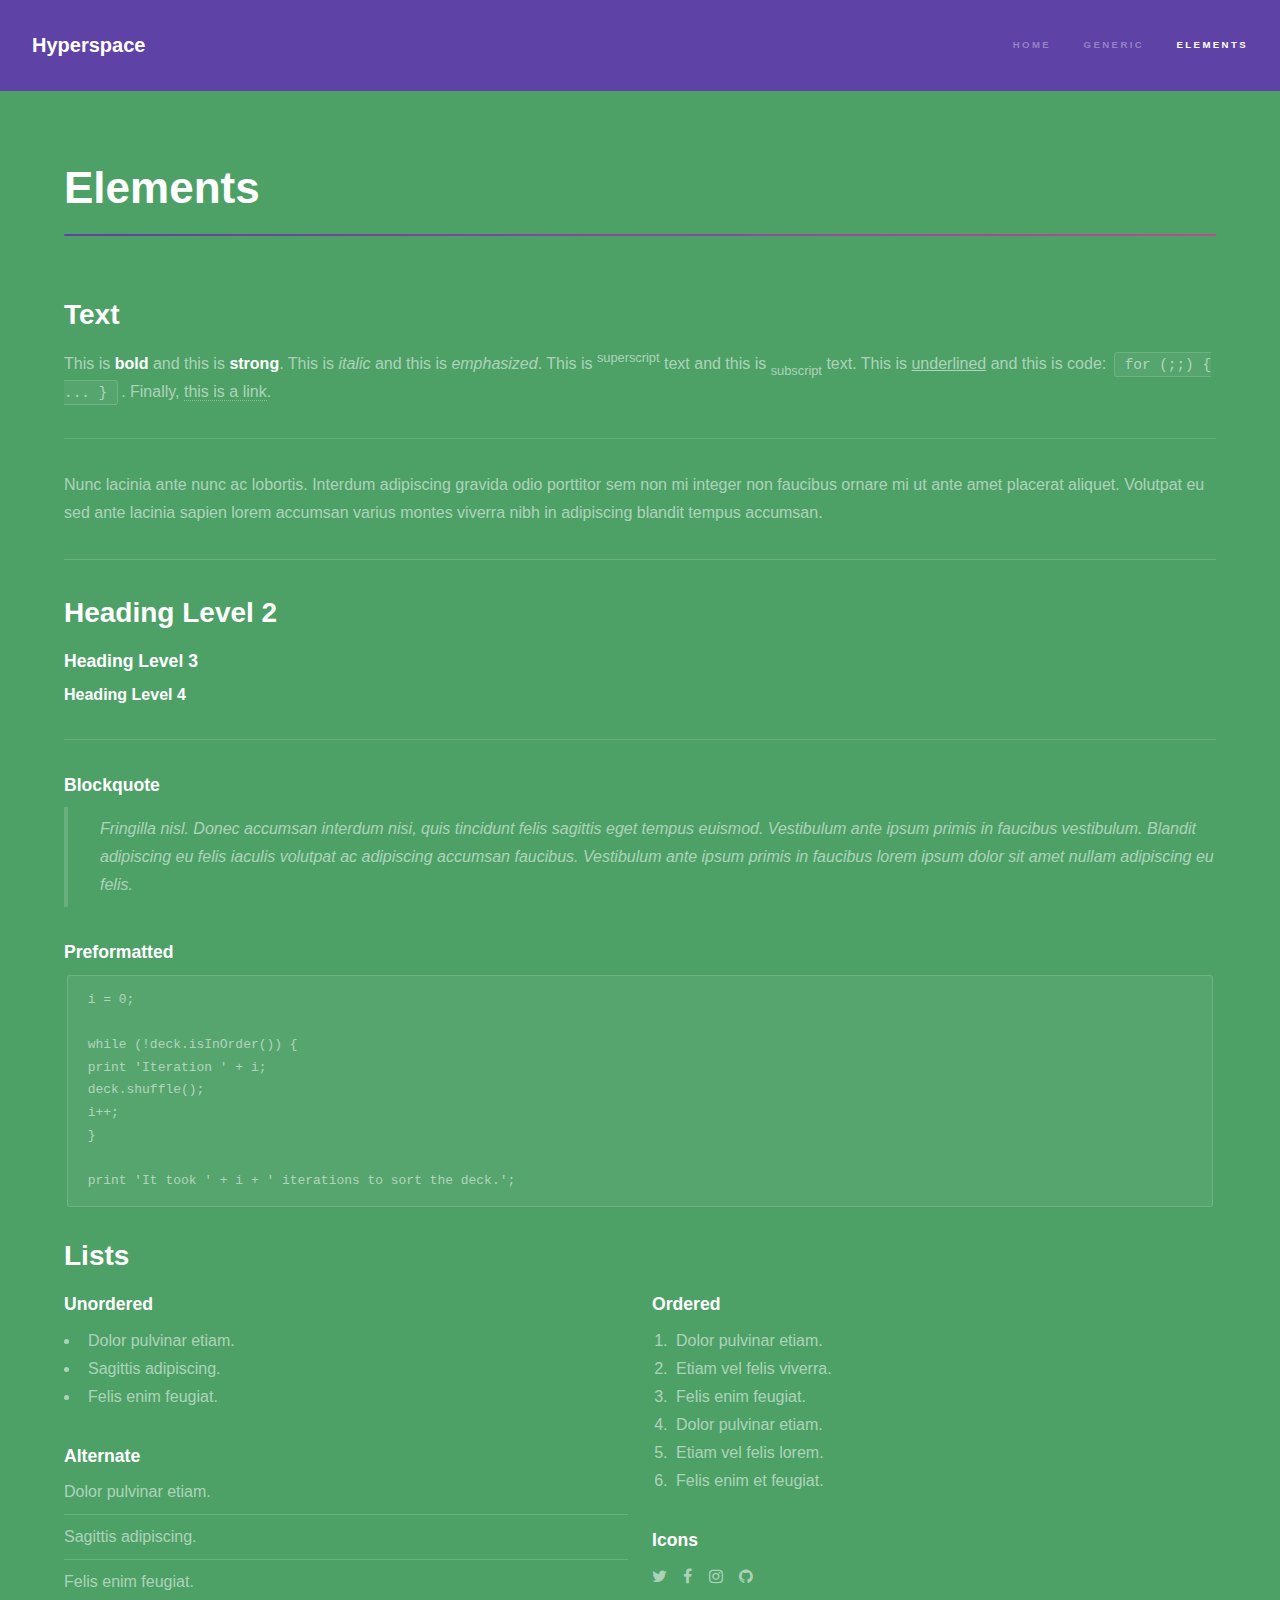
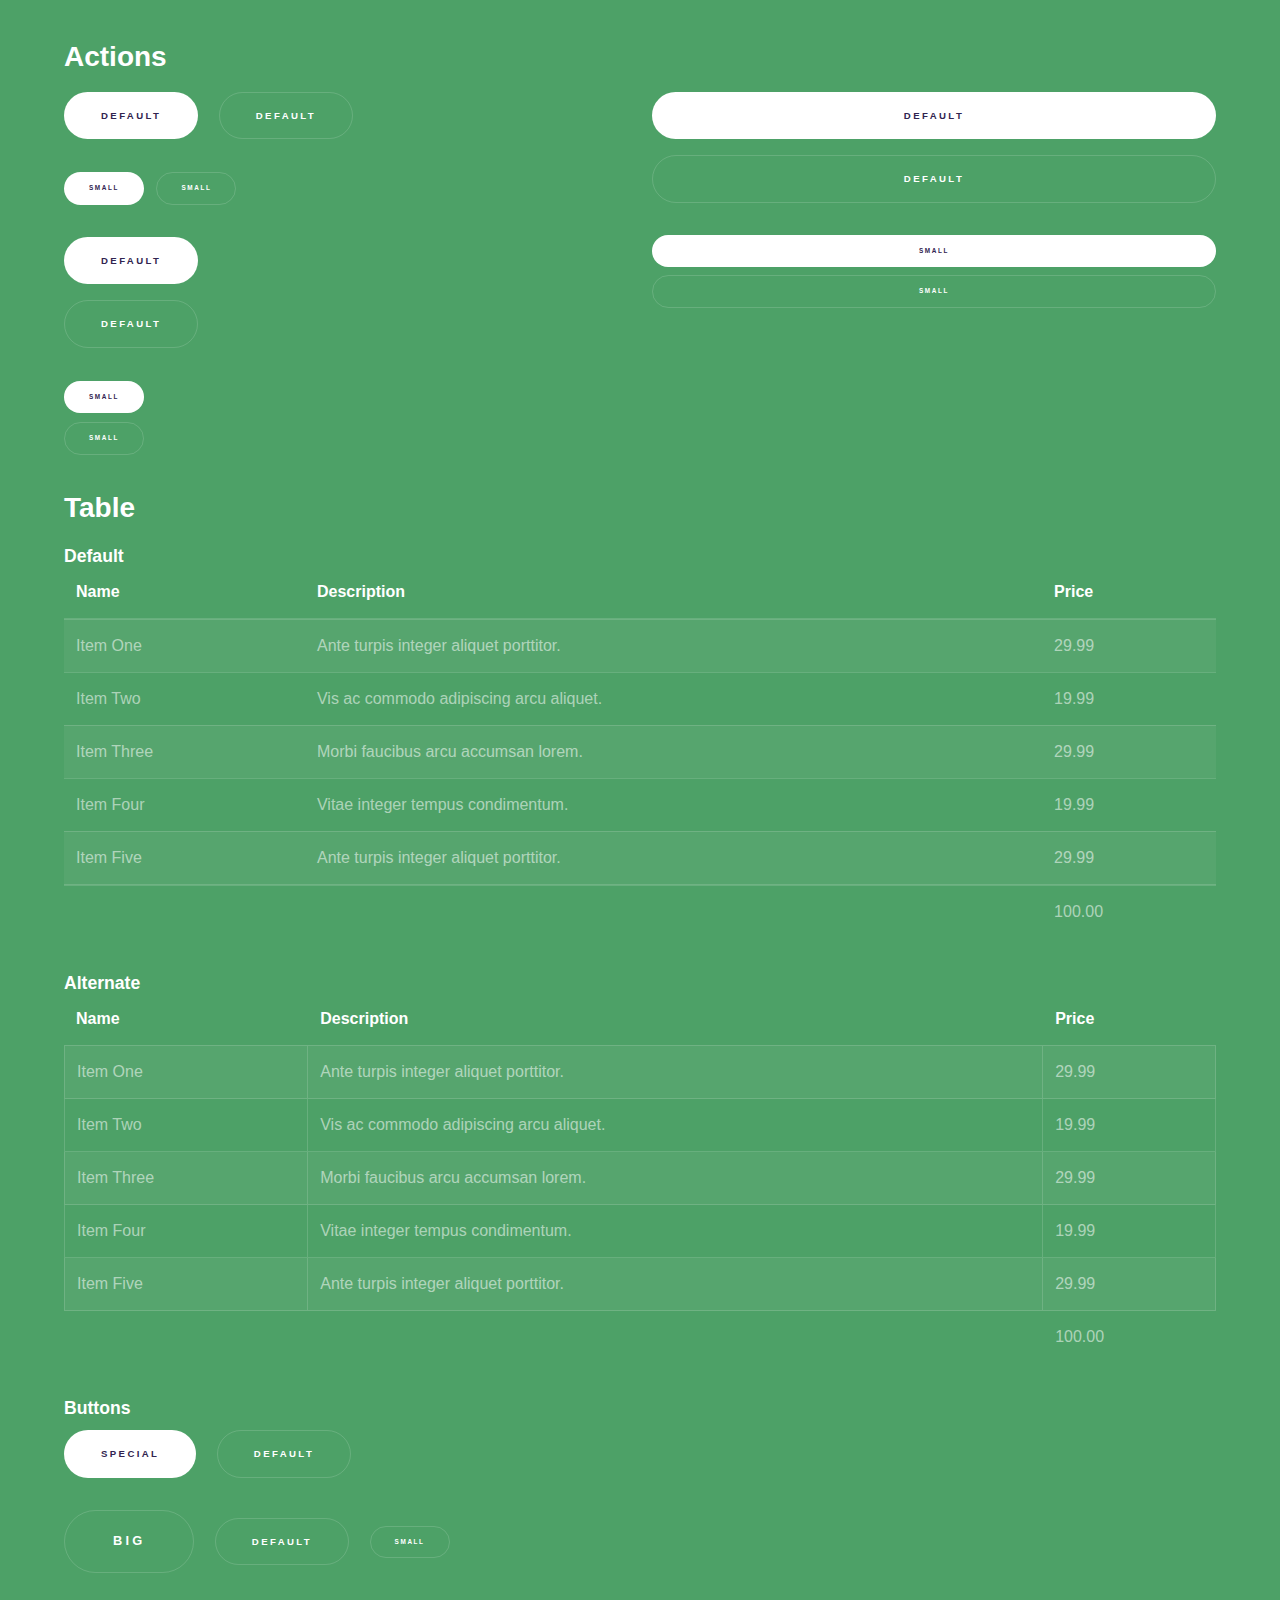
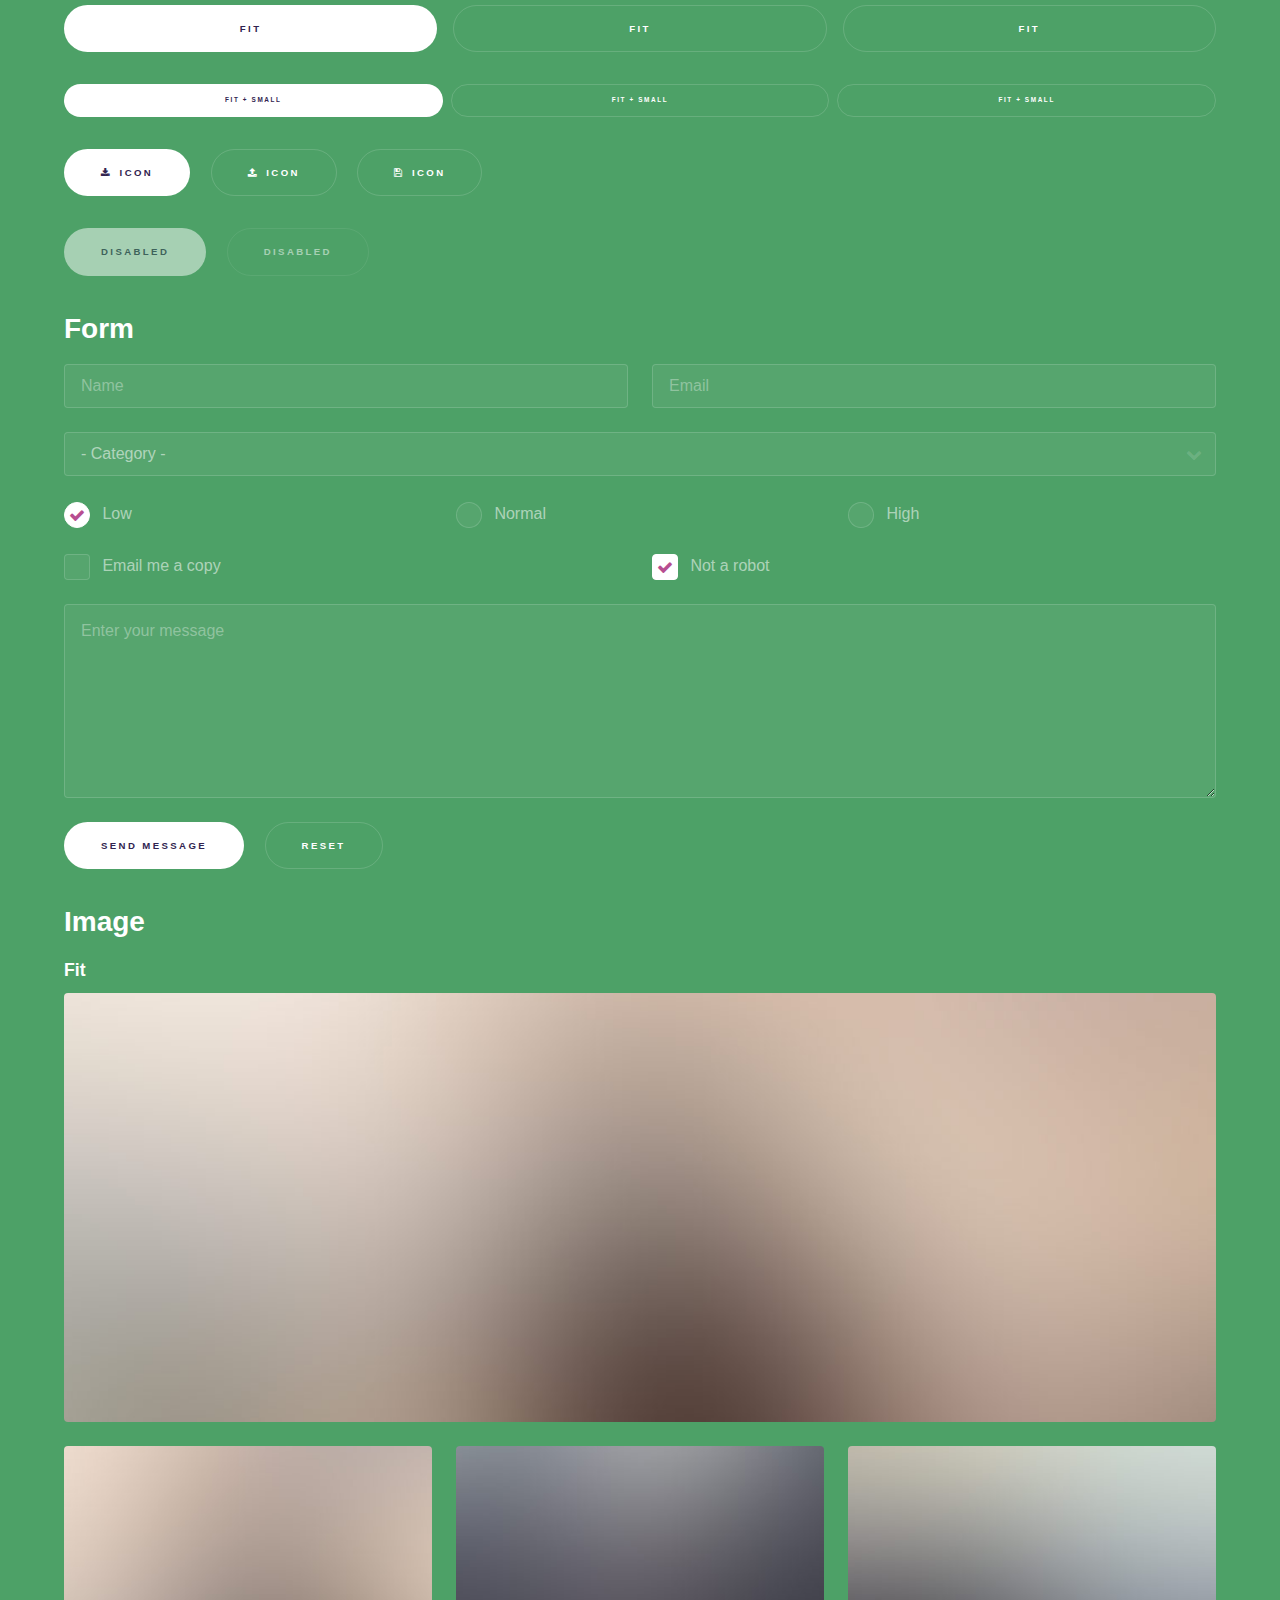
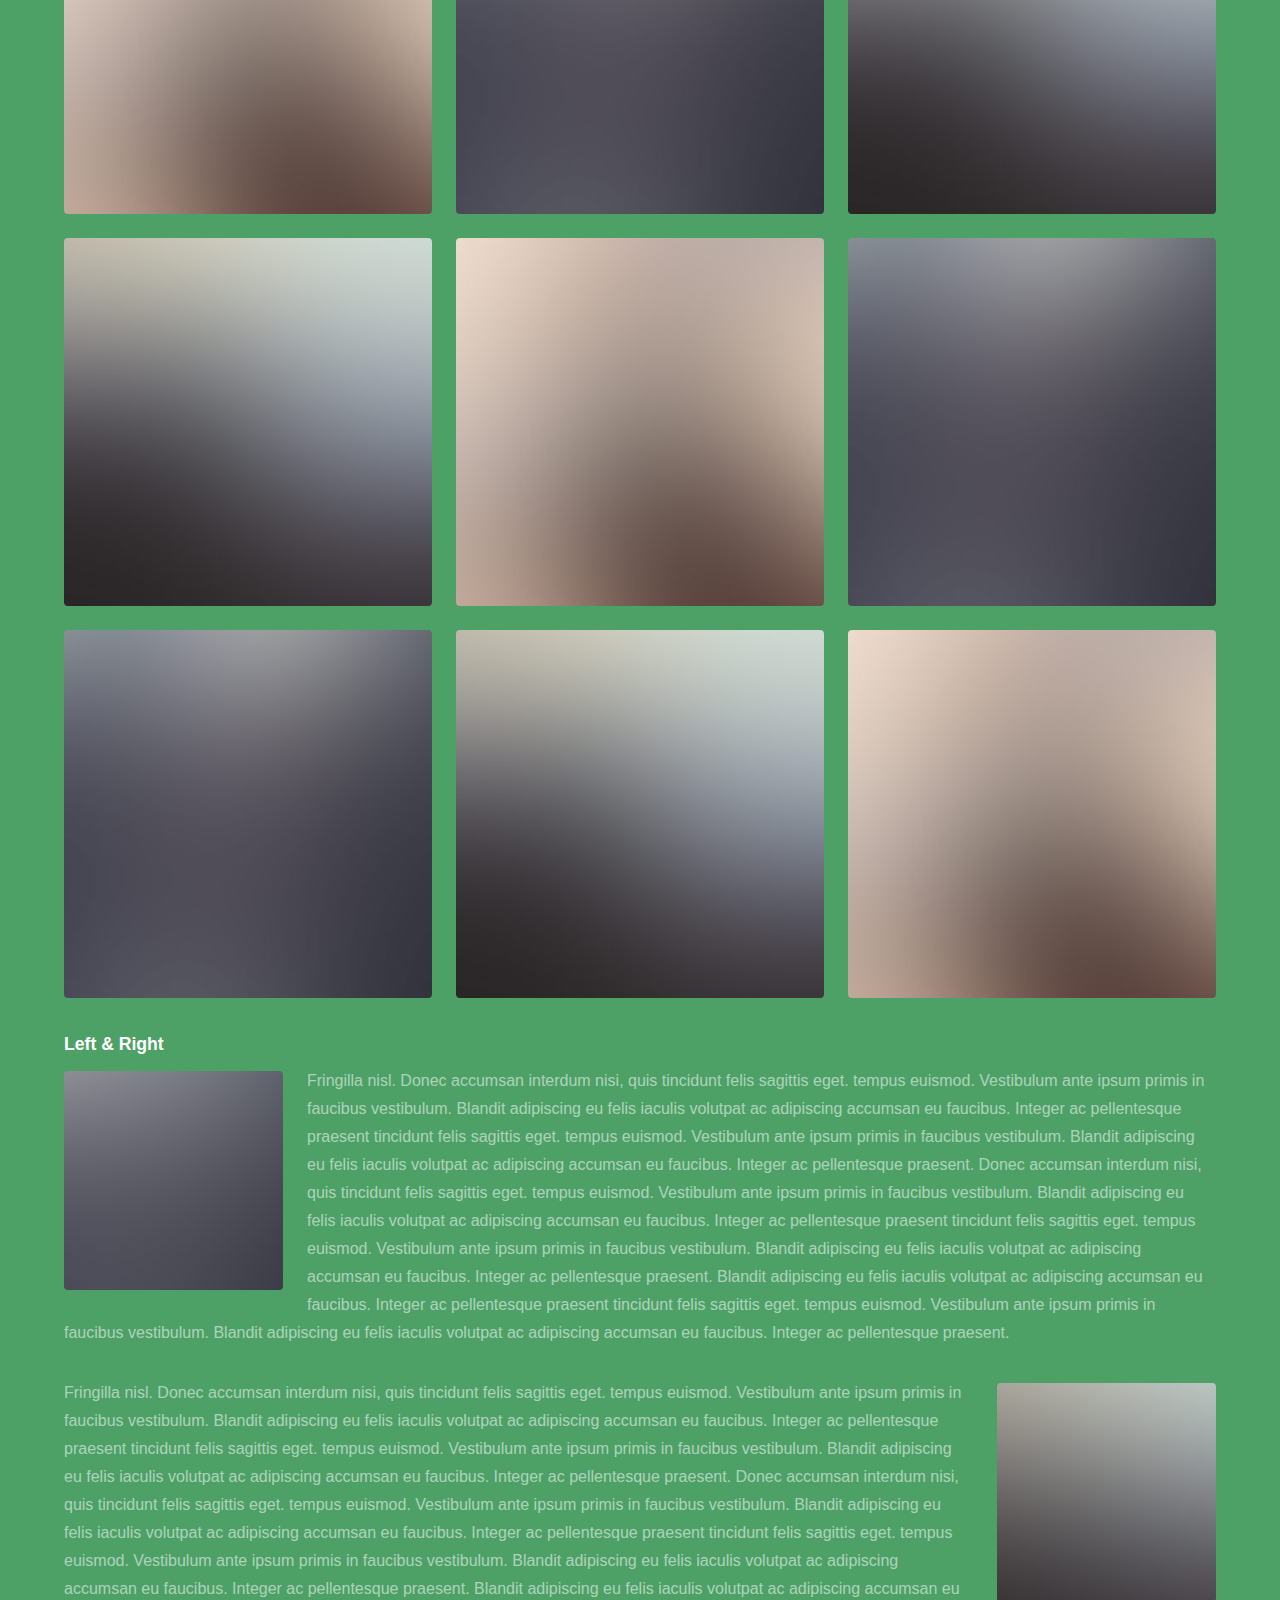
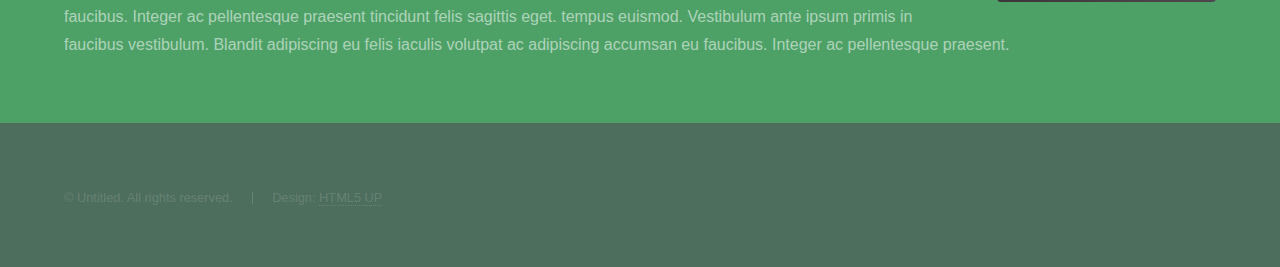
<file: Documents/benmbrew/elements.html>
<!DOCTYPE HTML>
<!--
	Hyperspace by HTML5 UP
	html5up.net | @ajlkn
	Free for personal and commercial use under the CCA 3.0 license (html5up.net/license)
-->
<html>
	<head>
		<title>Elements - Hyperspace by HTML5 UP</title>
		<meta charset="utf-8" />
		<meta name="viewport" content="width=device-width, initial-scale=1" />
		<!--[if lte IE 8]><script src="assets/js/ie/html5shiv.js"></script><![endif]-->
		<link rel="stylesheet" href="assets/css/main.css" />
		<!--[if lte IE 9]><link rel="stylesheet" href="assets/css/ie9.css" /><![endif]-->
		<!--[if lte IE 8]><link rel="stylesheet" href="assets/css/ie8.css" /><![endif]-->
	</head>
	<body>

		<!-- Header -->
			<header id="header">
				<a href="index.html" class="title">Hyperspace</a>
				<nav>
					<ul>
						<li><a href="index.html">Home</a></li>
						<li><a href="generic.html">Generic</a></li>
						<li><a href="elements.html"  class="active">Elements</a></li>
					</ul>
				</nav>
			</header>

		<!-- Wrapper -->
			<div id="wrapper">

				<!-- Main -->
					<section id="main" class="wrapper">
						<div class="inner">
							<h1 class="major">Elements</h1>

							<!-- Text -->
								<section>
									<h2>Text</h2>
									<p>This is <b>bold</b> and this is <strong>strong</strong>. This is <i>italic</i> and this is <em>emphasized</em>.
									This is <sup>superscript</sup> text and this is <sub>subscript</sub> text.
									This is <u>underlined</u> and this is code: <code>for (;;) { ... }</code>. Finally, <a href="#">this is a link</a>.</p>
									<hr />
									<p>Nunc lacinia ante nunc ac lobortis. Interdum adipiscing gravida odio porttitor sem non mi integer non faucibus ornare mi ut ante amet placerat aliquet. Volutpat eu sed ante lacinia sapien lorem accumsan varius montes viverra nibh in adipiscing blandit tempus accumsan.</p>
									<hr />
									<h2>Heading Level 2</h2>
									<h3>Heading Level 3</h3>
									<h4>Heading Level 4</h4>
									<hr />
									<h3>Blockquote</h3>
									<blockquote>Fringilla nisl. Donec accumsan interdum nisi, quis tincidunt felis sagittis eget tempus euismod. Vestibulum ante ipsum primis in faucibus vestibulum. Blandit adipiscing eu felis iaculis volutpat ac adipiscing accumsan faucibus. Vestibulum ante ipsum primis in faucibus lorem ipsum dolor sit amet nullam adipiscing eu felis.</blockquote>
									<h3>Preformatted</h3>
									<pre><code>i = 0;

while (!deck.isInOrder()) {
print 'Iteration ' + i;
deck.shuffle();
i++;
}

print 'It took ' + i + ' iterations to sort the deck.';</code></pre>
								</section>

							<!-- Lists -->
								<section>
									<h2>Lists</h2>
									<div class="row">
										<div class="6u 12u$(medium)">
											<h3>Unordered</h3>
											<ul>
												<li>Dolor pulvinar etiam.</li>
												<li>Sagittis adipiscing.</li>
												<li>Felis enim feugiat.</li>
											</ul>
											<h3>Alternate</h3>
											<ul class="alt">
												<li>Dolor pulvinar etiam.</li>
												<li>Sagittis adipiscing.</li>
												<li>Felis enim feugiat.</li>
											</ul>
										</div>
										<div class="6u$ 12u$(medium)">
											<h3>Ordered</h3>
											<ol>
												<li>Dolor pulvinar etiam.</li>
												<li>Etiam vel felis viverra.</li>
												<li>Felis enim feugiat.</li>
												<li>Dolor pulvinar etiam.</li>
												<li>Etiam vel felis lorem.</li>
												<li>Felis enim et feugiat.</li>
											</ol>
											<h3>Icons</h3>
											<ul class="icons">
												<li><a href="#" class="icon fa-twitter"><span class="label">Twitter</span></a></li>
												<li><a href="#" class="icon fa-facebook"><span class="label">Facebook</span></a></li>
												<li><a href="#" class="icon fa-instagram"><span class="label">Instagram</span></a></li>
												<li><a href="#" class="icon fa-github"><span class="label">Github</span></a></li>
											</ul>
										</div>
									</div>
									<h2>Actions</h2>
									<div class="row">
										<div class="6u 12u$(medium)">
											<ul class="actions">
												<li><a href="#" class="button special">Default</a></li>
												<li><a href="#" class="button">Default</a></li>
											</ul>
											<ul class="actions small">
												<li><a href="#" class="button special small">Small</a></li>
												<li><a href="#" class="button small">Small</a></li>
											</ul>
											<ul class="actions vertical">
												<li><a href="#" class="button special">Default</a></li>
												<li><a href="#" class="button">Default</a></li>
											</ul>
											<ul class="actions vertical small">
												<li><a href="#" class="button special small">Small</a></li>
												<li><a href="#" class="button small">Small</a></li>
											</ul>
										</div>
										<div class="6u 12u$(medium)">
											<ul class="actions vertical">
												<li><a href="#" class="button special fit">Default</a></li>
												<li><a href="#" class="button fit">Default</a></li>
											</ul>
											<ul class="actions vertical small">
												<li><a href="#" class="button special small fit">Small</a></li>
												<li><a href="#" class="button small fit">Small</a></li>
											</ul>
										</div>
									</div>
								</section>

							<!-- Table -->
								<section>
									<h2>Table</h2>
									<h3>Default</h3>
									<div class="table-wrapper">
										<table>
											<thead>
												<tr>
													<th>Name</th>
													<th>Description</th>
													<th>Price</th>
												</tr>
											</thead>
											<tbody>
												<tr>
													<td>Item One</td>
													<td>Ante turpis integer aliquet porttitor.</td>
													<td>29.99</td>
												</tr>
												<tr>
													<td>Item Two</td>
													<td>Vis ac commodo adipiscing arcu aliquet.</td>
													<td>19.99</td>
												</tr>
												<tr>
													<td>Item Three</td>
													<td> Morbi faucibus arcu accumsan lorem.</td>
													<td>29.99</td>
												</tr>
												<tr>
													<td>Item Four</td>
													<td>Vitae integer tempus condimentum.</td>
													<td>19.99</td>
												</tr>
												<tr>
													<td>Item Five</td>
													<td>Ante turpis integer aliquet porttitor.</td>
													<td>29.99</td>
												</tr>
											</tbody>
											<tfoot>
												<tr>
													<td colspan="2"></td>
													<td>100.00</td>
												</tr>
											</tfoot>
										</table>
									</div>

									<h3>Alternate</h3>
									<div class="table-wrapper">
										<table class="alt">
											<thead>
												<tr>
													<th>Name</th>
													<th>Description</th>
													<th>Price</th>
												</tr>
											</thead>
											<tbody>
												<tr>
													<td>Item One</td>
													<td>Ante turpis integer aliquet porttitor.</td>
													<td>29.99</td>
												</tr>
												<tr>
													<td>Item Two</td>
													<td>Vis ac commodo adipiscing arcu aliquet.</td>
													<td>19.99</td>
												</tr>
												<tr>
													<td>Item Three</td>
													<td> Morbi faucibus arcu accumsan lorem.</td>
													<td>29.99</td>
												</tr>
												<tr>
													<td>Item Four</td>
													<td>Vitae integer tempus condimentum.</td>
													<td>19.99</td>
												</tr>
												<tr>
													<td>Item Five</td>
													<td>Ante turpis integer aliquet porttitor.</td>
													<td>29.99</td>
												</tr>
											</tbody>
											<tfoot>
												<tr>
													<td colspan="2"></td>
													<td>100.00</td>
												</tr>
											</tfoot>
										</table>
									</div>
								</section>

							<!-- Buttons -->
								<section>
									<h3>Buttons</h3>
									<ul class="actions">
										<li><a href="#" class="button special">Special</a></li>
										<li><a href="#" class="button">Default</a></li>
									</ul>
									<ul class="actions">
										<li><a href="#" class="button big">Big</a></li>
										<li><a href="#" class="button">Default</a></li>
										<li><a href="#" class="button small">Small</a></li>
									</ul>
									<ul class="actions fit">
										<li><a href="#" class="button special fit">Fit</a></li>
										<li><a href="#" class="button fit">Fit</a></li>
										<li><a href="#" class="button fit">Fit</a></li>
									</ul>
									<ul class="actions fit small">
										<li><a href="#" class="button special fit small">Fit + Small</a></li>
										<li><a href="#" class="button fit small">Fit + Small</a></li>
										<li><a href="#" class="button fit small">Fit + Small</a></li>
									</ul>
									<ul class="actions">
										<li><a href="#" class="button special icon fa-download">Icon</a></li>
										<li><a href="#" class="button icon fa-upload">Icon</a></li>
										<li><a href="#" class="button icon fa-save">Icon</a></li>
									</ul>
									<ul class="actions">
										<li><span class="button special disabled">Disabled</span></li>
										<li><span class="button disabled">Disabled</span></li>
									</ul>
								</section>

							<!-- Form -->
								<section>
									<h2>Form</h2>
									<form method="post" action="#">
										<div class="row uniform">
											<div class="6u 12u$(xsmall)">
												<input type="text" name="demo-name" id="demo-name" value="" placeholder="Name" />
											</div>
											<div class="6u$ 12u$(xsmall)">
												<input type="email" name="demo-email" id="demo-email" value="" placeholder="Email" />
											</div>
											<div class="12u$">
												<div class="select-wrapper">
													<select name="demo-category" id="demo-category">
														<option value="">- Category -</option>
														<option value="1">Manufacturing</option>
														<option value="1">Shipping</option>
														<option value="1">Administration</option>
														<option value="1">Human Resources</option>
													</select>
												</div>
											</div>
											<div class="4u 12u$(small)">
												<input type="radio" id="demo-priority-low" name="demo-priority" checked>
												<label for="demo-priority-low">Low</label>
											</div>
											<div class="4u 12u$(small)">
												<input type="radio" id="demo-priority-normal" name="demo-priority">
												<label for="demo-priority-normal">Normal</label>
											</div>
											<div class="4u$ 12u$(small)">
												<input type="radio" id="demo-priority-high" name="demo-priority">
												<label for="demo-priority-high">High</label>
											</div>
											<div class="6u 12u$(small)">
												<input type="checkbox" id="demo-copy" name="demo-copy">
												<label for="demo-copy">Email me a copy</label>
											</div>
											<div class="6u$ 12u$(small)">
												<input type="checkbox" id="demo-human" name="demo-human" checked>
												<label for="demo-human">Not a robot</label>
											</div>
											<div class="12u$">
												<textarea name="demo-message" id="demo-message" placeholder="Enter your message" rows="6"></textarea>
											</div>
											<div class="12u$">
												<ul class="actions">
													<li><input type="submit" value="Send Message" class="special" /></li>
													<li><input type="reset" value="Reset" /></li>
												</ul>
											</div>
										</div>
									</form>
								</section>

							<!-- Image -->
								<section>
									<h2>Image</h2>
									<h3>Fit</h3>
									<div class="box alt">
										<div class="row uniform">
											<div class="12u$"><span class="image fit"><img src="images/pic04.jpg" alt="" /></span></div>
											<div class="4u"><span class="image fit"><img src="images/pic01.jpg" alt="" /></span></div>
											<div class="4u"><span class="image fit"><img src="images/pic02.jpg" alt="" /></span></div>
											<div class="4u$"><span class="image fit"><img src="images/pic03.jpg" alt="" /></span></div>
											<div class="4u"><span class="image fit"><img src="images/pic03.jpg" alt="" /></span></div>
											<div class="4u"><span class="image fit"><img src="images/pic01.jpg" alt="" /></span></div>
											<div class="4u$"><span class="image fit"><img src="images/pic02.jpg" alt="" /></span></div>
											<div class="4u"><span class="image fit"><img src="images/pic02.jpg" alt="" /></span></div>
											<div class="4u"><span class="image fit"><img src="images/pic03.jpg" alt="" /></span></div>
											<div class="4u$"><span class="image fit"><img src="images/pic01.jpg" alt="" /></span></div>
										</div>
									</div>
									<h3>Left &amp; Right</h3>
									<p><span class="image left"><img src="images/pic05.jpg" alt="" /></span>Fringilla nisl. Donec accumsan interdum nisi, quis tincidunt felis sagittis eget. tempus euismod. Vestibulum ante ipsum primis in faucibus vestibulum. Blandit adipiscing eu felis iaculis volutpat ac adipiscing accumsan eu faucibus. Integer ac pellentesque praesent tincidunt felis sagittis eget. tempus euismod. Vestibulum ante ipsum primis in faucibus vestibulum. Blandit adipiscing eu felis iaculis volutpat ac adipiscing accumsan eu faucibus. Integer ac pellentesque praesent. Donec accumsan interdum nisi, quis tincidunt felis sagittis eget. tempus euismod. Vestibulum ante ipsum primis in faucibus vestibulum. Blandit adipiscing eu felis iaculis volutpat ac adipiscing accumsan eu faucibus. Integer ac pellentesque praesent tincidunt felis sagittis eget. tempus euismod. Vestibulum ante ipsum primis in faucibus vestibulum. Blandit adipiscing eu felis iaculis volutpat ac adipiscing accumsan eu faucibus. Integer ac pellentesque praesent. Blandit adipiscing eu felis iaculis volutpat ac adipiscing accumsan eu faucibus. Integer ac pellentesque praesent tincidunt felis sagittis eget. tempus euismod. Vestibulum ante ipsum primis in faucibus vestibulum. Blandit adipiscing eu felis iaculis volutpat ac adipiscing accumsan eu faucibus. Integer ac pellentesque praesent.</p>
									<p><span class="image right"><img src="images/pic06.jpg" alt="" /></span>Fringilla nisl. Donec accumsan interdum nisi, quis tincidunt felis sagittis eget. tempus euismod. Vestibulum ante ipsum primis in faucibus vestibulum. Blandit adipiscing eu felis iaculis volutpat ac adipiscing accumsan eu faucibus. Integer ac pellentesque praesent tincidunt felis sagittis eget. tempus euismod. Vestibulum ante ipsum primis in faucibus vestibulum. Blandit adipiscing eu felis iaculis volutpat ac adipiscing accumsan eu faucibus. Integer ac pellentesque praesent. Donec accumsan interdum nisi, quis tincidunt felis sagittis eget. tempus euismod. Vestibulum ante ipsum primis in faucibus vestibulum. Blandit adipiscing eu felis iaculis volutpat ac adipiscing accumsan eu faucibus. Integer ac pellentesque praesent tincidunt felis sagittis eget. tempus euismod. Vestibulum ante ipsum primis in faucibus vestibulum. Blandit adipiscing eu felis iaculis volutpat ac adipiscing accumsan eu faucibus. Integer ac pellentesque praesent. Blandit adipiscing eu felis iaculis volutpat ac adipiscing accumsan eu faucibus. Integer ac pellentesque praesent tincidunt felis sagittis eget. tempus euismod. Vestibulum ante ipsum primis in faucibus vestibulum. Blandit adipiscing eu felis iaculis volutpat ac adipiscing accumsan eu faucibus. Integer ac pellentesque praesent.</p>
								</section>

						</div>
					</section>

			</div>

		<!-- Footer -->
			<footer id="footer" class="wrapper alt">
				<div class="inner">
					<ul class="menu">
						<li>&copy; Untitled. All rights reserved.</li><li>Design: <a href="http://html5up.net">HTML5 UP</a></li>
					</ul>
				</div>
			</footer>

		<!-- Scripts -->
			<script src="assets/js/jquery.min.js"></script>
			<script src="assets/js/jquery.scrollex.min.js"></script>
			<script src="assets/js/jquery.scrolly.min.js"></script>
			<script src="assets/js/skel.min.js"></script>
			<script src="assets/js/util.js"></script>
			<!--[if lte IE 8]><script src="assets/js/ie/respond.min.js"></script><![endif]-->
			<script src="assets/js/main.js"></script>

	</body>
</html>
</file>
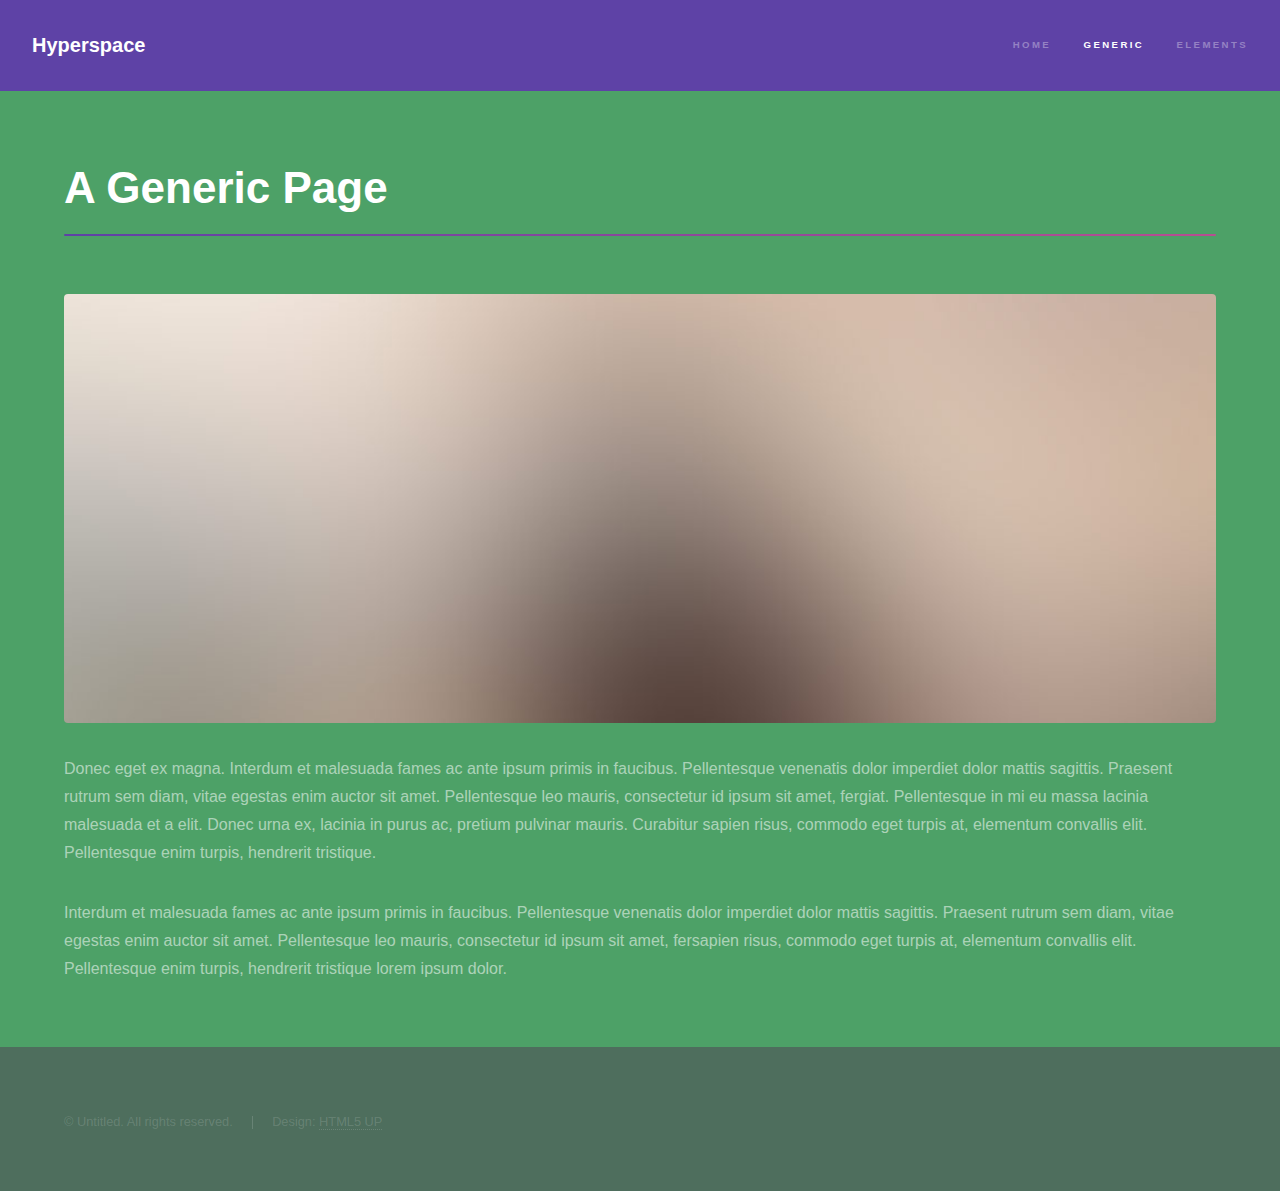
<file: Documents/benmbrew/generic.html>
<!DOCTYPE HTML>
<!--
	Hyperspace by HTML5 UP
	html5up.net | @ajlkn
	Free for personal and commercial use under the CCA 3.0 license (html5up.net/license)
-->
<html>
	<head>
		<title>Generic - Hyperspace by HTML5 UP</title>
		<meta charset="utf-8" />
		<meta name="viewport" content="width=device-width, initial-scale=1" />
		<!--[if lte IE 8]><script src="assets/js/ie/html5shiv.js"></script><![endif]-->
		<link rel="stylesheet" href="assets/css/main.css" />
		<!--[if lte IE 9]><link rel="stylesheet" href="assets/css/ie9.css" /><![endif]-->
		<!--[if lte IE 8]><link rel="stylesheet" href="assets/css/ie8.css" /><![endif]-->
	</head>
	<body>

		<!-- Header -->
			<header id="header">
				<a href="index.html" class="title">Hyperspace</a>
				<nav>
					<ul>
						<li><a href="index.html">Home</a></li>
						<li><a href="generic.html" class="active">Generic</a></li>
						<li><a href="elements.html">Elements</a></li>
					</ul>
				</nav>
			</header>

		<!-- Wrapper -->
			<div id="wrapper">

				<!-- Main -->
					<section id="main" class="wrapper">
						<div class="inner">
							<h1 class="major">A Generic Page</h1>
							<span class="image fit"><img src="images/pic04.jpg" alt="" /></span>
							<p>Donec eget ex magna. Interdum et malesuada fames ac ante ipsum primis in faucibus. Pellentesque venenatis dolor imperdiet dolor mattis sagittis. Praesent rutrum sem diam, vitae egestas enim auctor sit amet. Pellentesque leo mauris, consectetur id ipsum sit amet, fergiat. Pellentesque in mi eu massa lacinia malesuada et a elit. Donec urna ex, lacinia in purus ac, pretium pulvinar mauris. Curabitur sapien risus, commodo eget turpis at, elementum convallis elit. Pellentesque enim turpis, hendrerit tristique.</p>
							<p>Interdum et malesuada fames ac ante ipsum primis in faucibus. Pellentesque venenatis dolor imperdiet dolor mattis sagittis. Praesent rutrum sem diam, vitae egestas enim auctor sit amet. Pellentesque leo mauris, consectetur id ipsum sit amet, fersapien risus, commodo eget turpis at, elementum convallis elit. Pellentesque enim turpis, hendrerit tristique lorem ipsum dolor.</p>
						</div>
					</section>

			</div>

		<!-- Footer -->
			<footer id="footer" class="wrapper alt">
				<div class="inner">
					<ul class="menu">
						<li>&copy; Untitled. All rights reserved.</li><li>Design: <a href="http://html5up.net">HTML5 UP</a></li>
					</ul>
				</div>
			</footer>

		<!-- Scripts -->
			<script src="assets/js/jquery.min.js"></script>
			<script src="assets/js/jquery.scrollex.min.js"></script>
			<script src="assets/js/jquery.scrolly.min.js"></script>
			<script src="assets/js/skel.min.js"></script>
			<script src="assets/js/util.js"></script>
			<!--[if lte IE 8]><script src="assets/js/ie/respond.min.js"></script><![endif]-->
			<script src="assets/js/main.js"></script>

	</body>
</html>
</file>
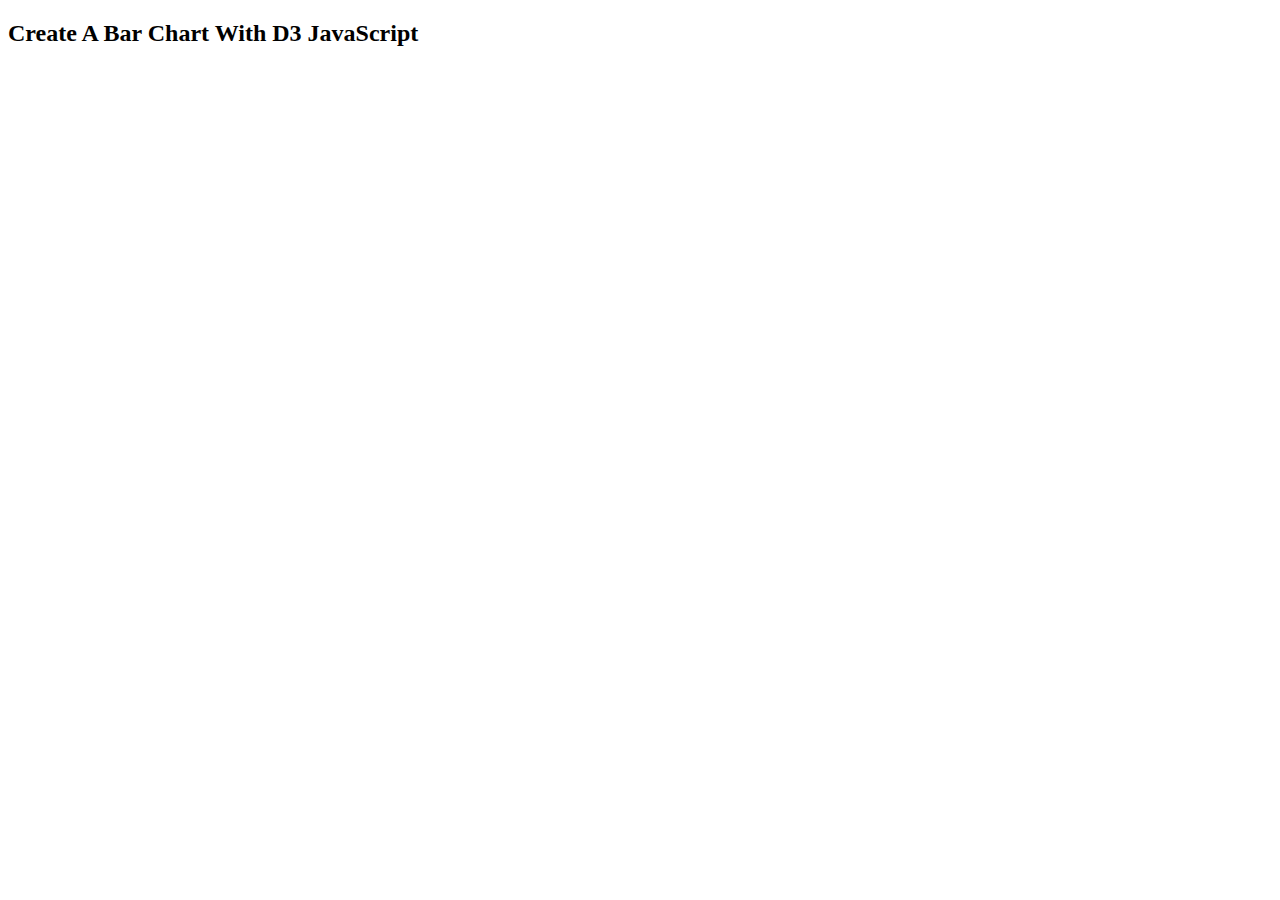
<file: Documents/d3js_projects/project2.html>
<!DOCTYPE HTML>
<html>
    <head>
    <script src="https://d3js.org/d3.v3.js"></script>
    </head>
    <body>
        
    <div class="someclass">
    <h2>Create A Bar Chart With D3 JavaScript</h2>
    <div id="bar-chart"></div>
</div>    
    <script>
//  the data that powers the bar chart, a simple array of numeric values
var chartdata = [10, 20, 30, 40, 50, 60, 70, 80, 90, 100, 110, 120,
    135, 150, 165, 180, 200, 220, 240, 270, 300, 330, 370, 410];
 
var margin = {top: 30, right: 50, bottom: 50, left: 50}
 
var height = 400 - margin.top - margin.bottom,
    width = 720 - margin.left - margin.right,
    barWidth = 40,
    barOffset = 20;
 
var dynamicColor;
 
var yScale = d3.scale.linear()
    .domain([0, d3.max(chartdata)])
    .range([0, height])
 
var xScale = d3.scale.ordinal()
    .domain(d3.range(0, chartdata.length))
    .rangeBands([0, width])
 
var colors = d3.scale.linear()
    .domain([0, chartdata.length * .33, chartdata.length * .66, chartdata.length])
    .range(['#d6e9c6', '#bce8f1', '#faebcc', '#ebccd1'])
 
var awesome = d3.select('#bar-chart').append('svg')
    .attr('width', width + margin.left + margin.right)
    .attr('height', height + margin.top + margin.bottom)
    .style('background', '#e0e0e0')
    .append('g')
    .attr('transform', 'translate(' + margin.left + ', ' + margin.top + ')')
    .selectAll('rect').data(chartdata)
    .enter().append('rect')
    .style({
        'fill': function (data, i) {
            return colors(i);
        }, 'stroke': '#31708f', 'stroke-width': '5'
    })
    .attr('width', xScale.rangeBand())
    .attr('x', function (data, i) {
        return xScale(i);
    })
    .attr('height', 0)
    .attr('y', height)
    .on('mouseover', function (data) {
        dynamicColor = this.style.fill;
        d3.select(this)
            .style('fill', '#3c763d')
    })
 
    .on('mouseout', function (data) {
        d3.select(this)
            .style('fill', dynamicColor)
    })
 
awesome.transition()
    .attr('height', function (data) {
        return yScale(data);
    })
    .attr('y', function (data) {
        return height - yScale(data);
    })
    .delay(function (data, i) {
        return i * 20;
    })
    .duration(2000)
    .ease('elastic')
 
var verticalGuideScale = d3.scale.linear()
    .domain([0, d3.max(chartdata)])
    .range([height, 0])
 
var vAxis = d3.svg.axis()
    .scale(verticalGuideScale)
    .orient('left')
    .ticks(10)
 
var verticalGuide = d3.select('svg').append('g')
vAxis(verticalGuide)
verticalGuide.attr('transform', 'translate(' + margin.left + ', ' + margin.top + ')')
verticalGuide.selectAll('path')
    .style({fill: 'none', stroke: "#328cc1"})
verticalGuide.selectAll('line')
    .style({stroke: "#328cc1"})
 
var hAxis = d3.svg.axis()
    .scale(xScale)
    .orient('bottom')
    .ticks(chartdata.size)
 
var horizontalGuide = d3.select('svg').append('g')
hAxis(horizontalGuide)
horizontalGuide.attr('transform', 'translate(' + margin.left + ', ' + (height + margin.top) + ')')
horizontalGuide.selectAll('path')
    .style({fill: 'none', stroke: "#328cc1"})
horizontalGuide.selectAll('line')
    .style({stroke: "#28cc1"});
    </script>
    </body>
</html>
</file>
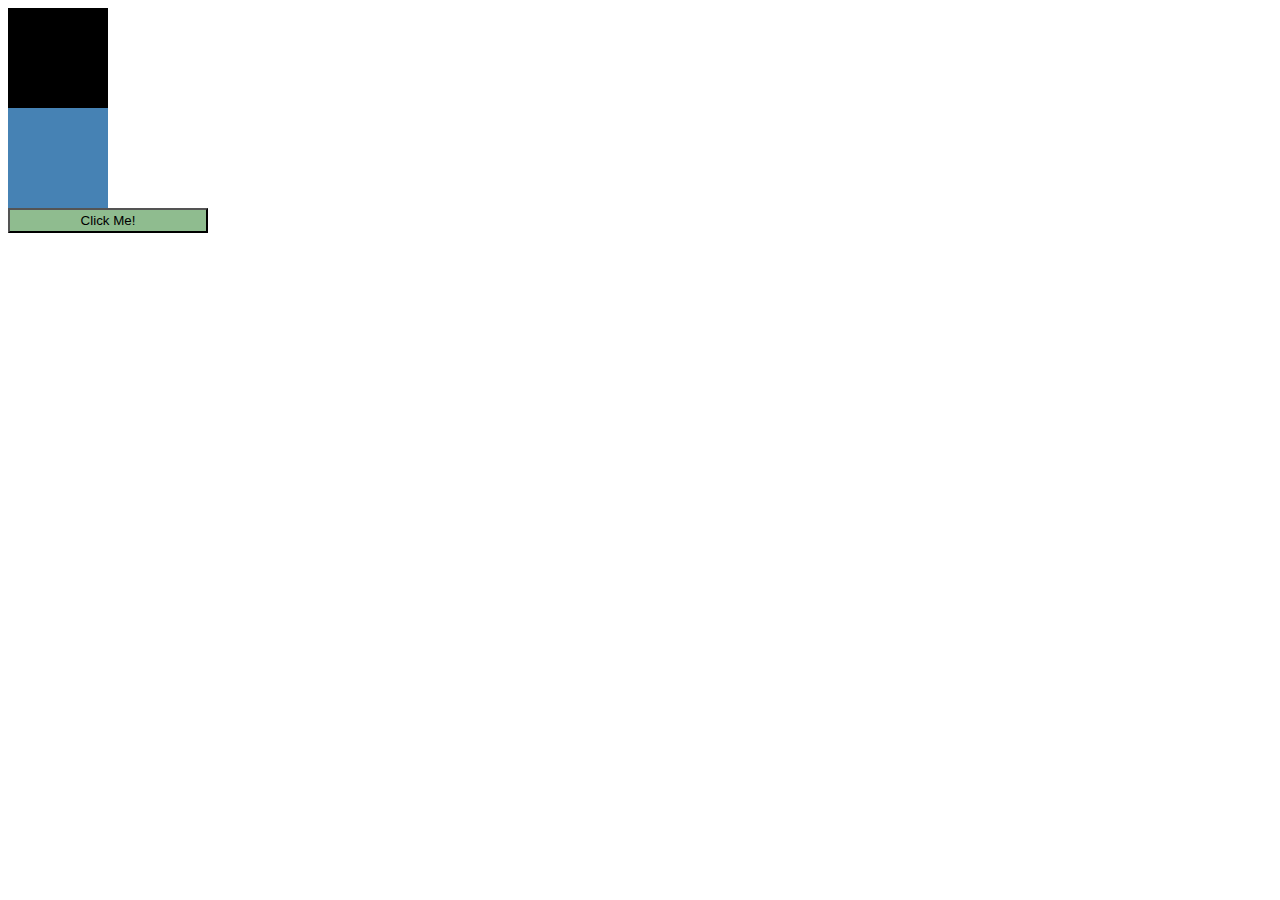
<file: Documents/d3js_projects/project_1.html>
<!DOCTYPE HTML>

<html>
<head>
    <style>
        #container {
            height: 100px;
            width: 100px;
            background-color: black;

        }
        #container2 {
            height: 100px;
            width: 100px;
            background-color: steelblue;
        }
        #button {
            height: 25px;
            width: 200px;
            background-color: darkseagreen;
        }
    </style>
    <script src="https://d3js.org/d3.v4.min.js"></script>
</head>
<body>
<div id="container"></div>
<div id="container2"></div>
<button id="button">Click Me!</button>
<script>
    d3.select("#container")
      .transition()
      .duration(3000)
      .style("background-color", "red");
    
    d3.select("#container2")
     .transition()
      .duration(3000)
      .style("background-color", "red");
    
    d3.select("#button")
     
</script>
</body>
</html>
</file>
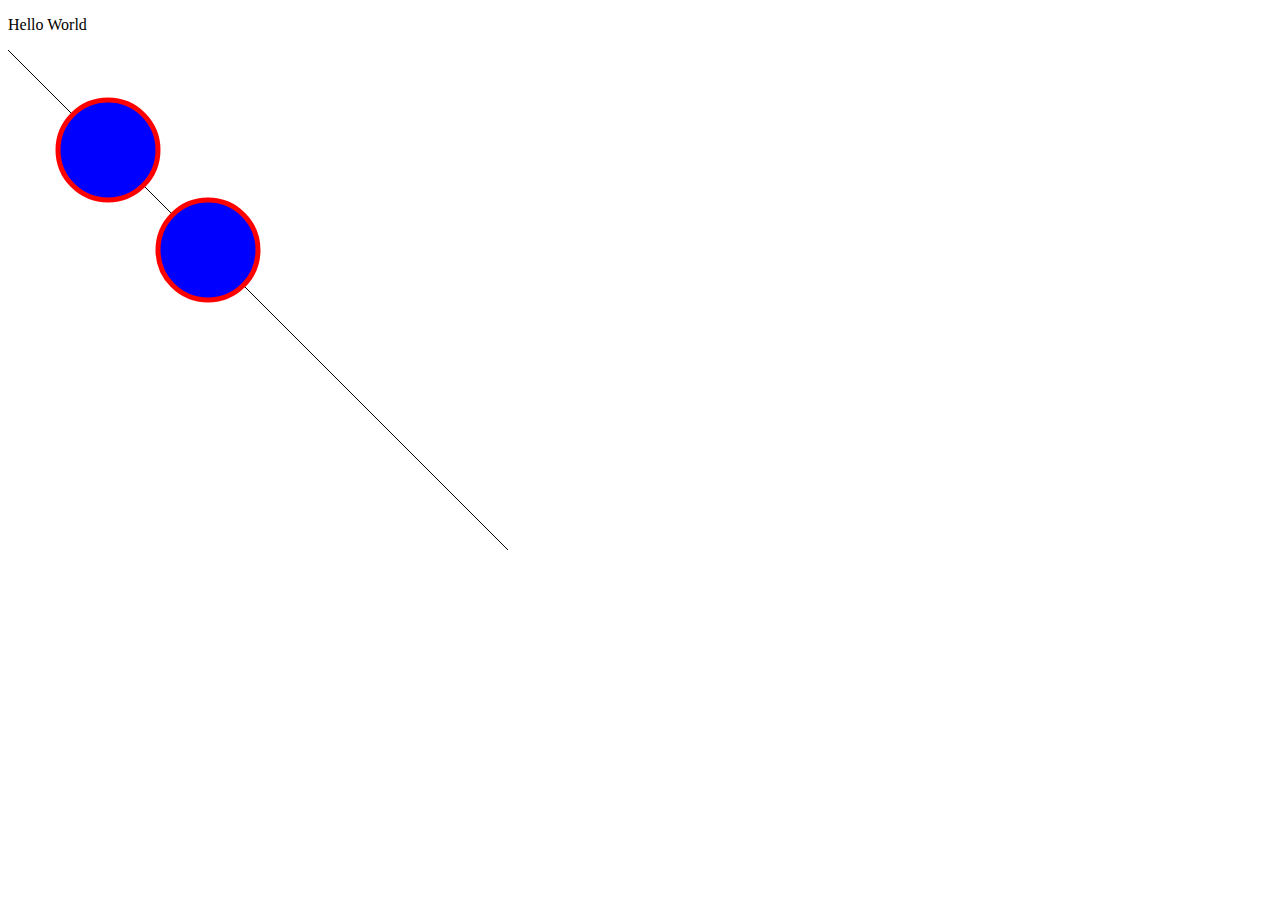
<file: Documents/d3js_projects/svg.html>
<!DOCTYPE html>
<html>
<head>
<title>D3 Tutorial</title>
</head>
<body>
<p>Hello World</p>
    <svg width="500" height="500">
    <line x1="0" y1="0" x2="500" y2="500" stroke="black"></line>
        <g fill="blue" stroke="red" stroke-width="5px">
        <circle r="50" cx="100" cy="100"></circle>
        <circle r="50" cx="200" cy="200"></circle>
        </g>
    </svg>
</body>
</html>
</file>
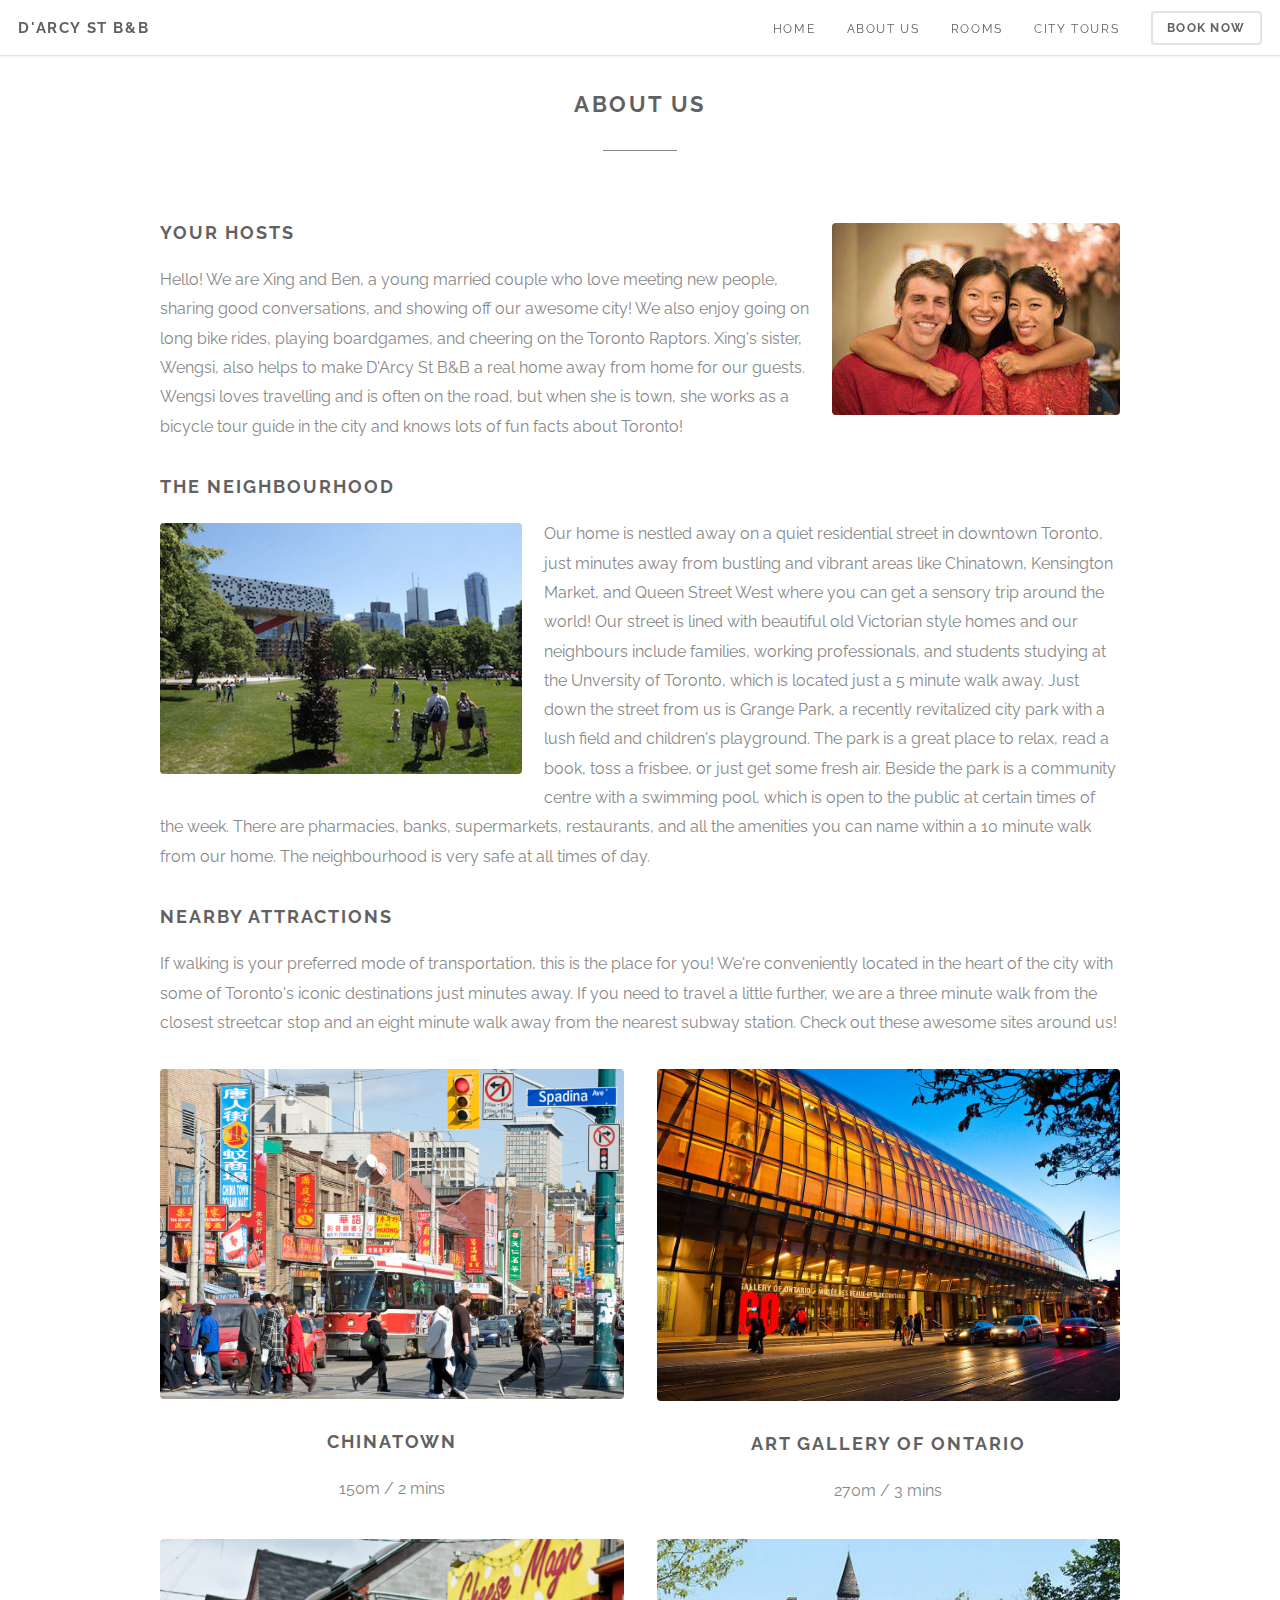
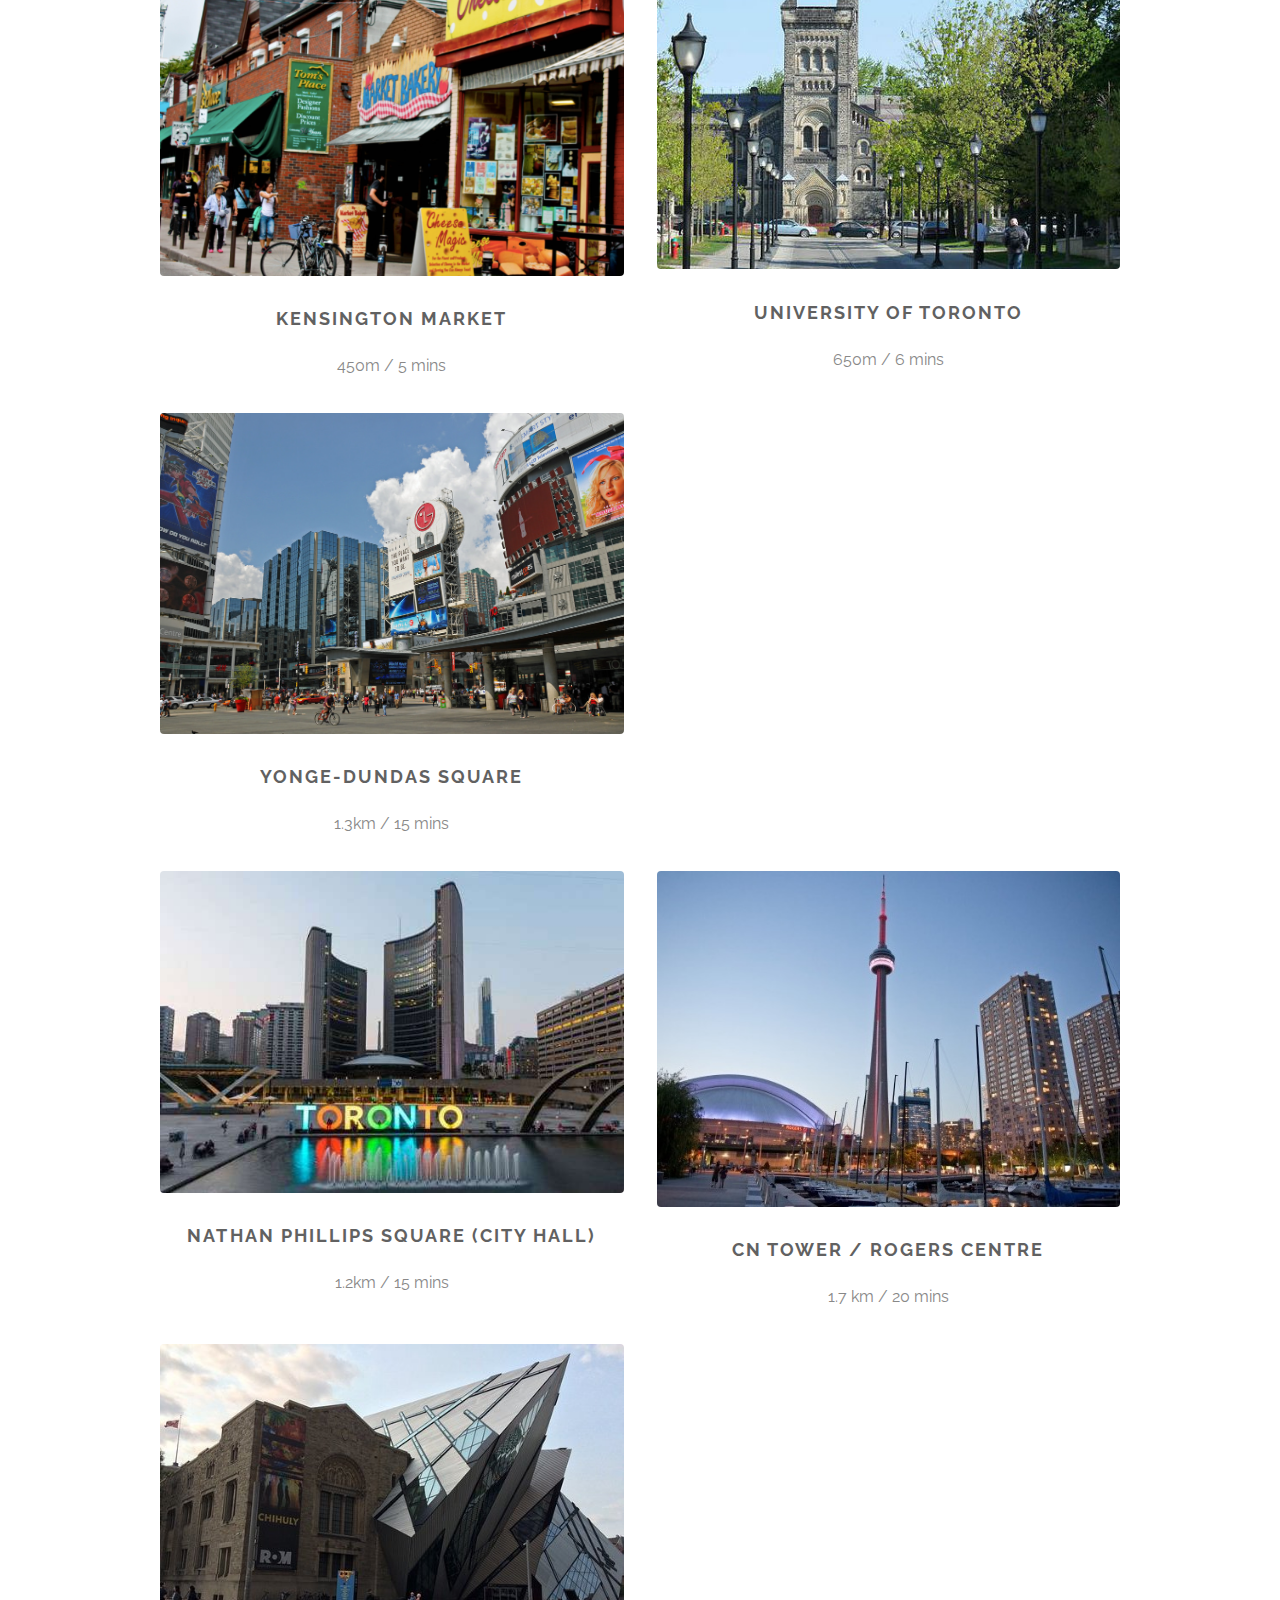
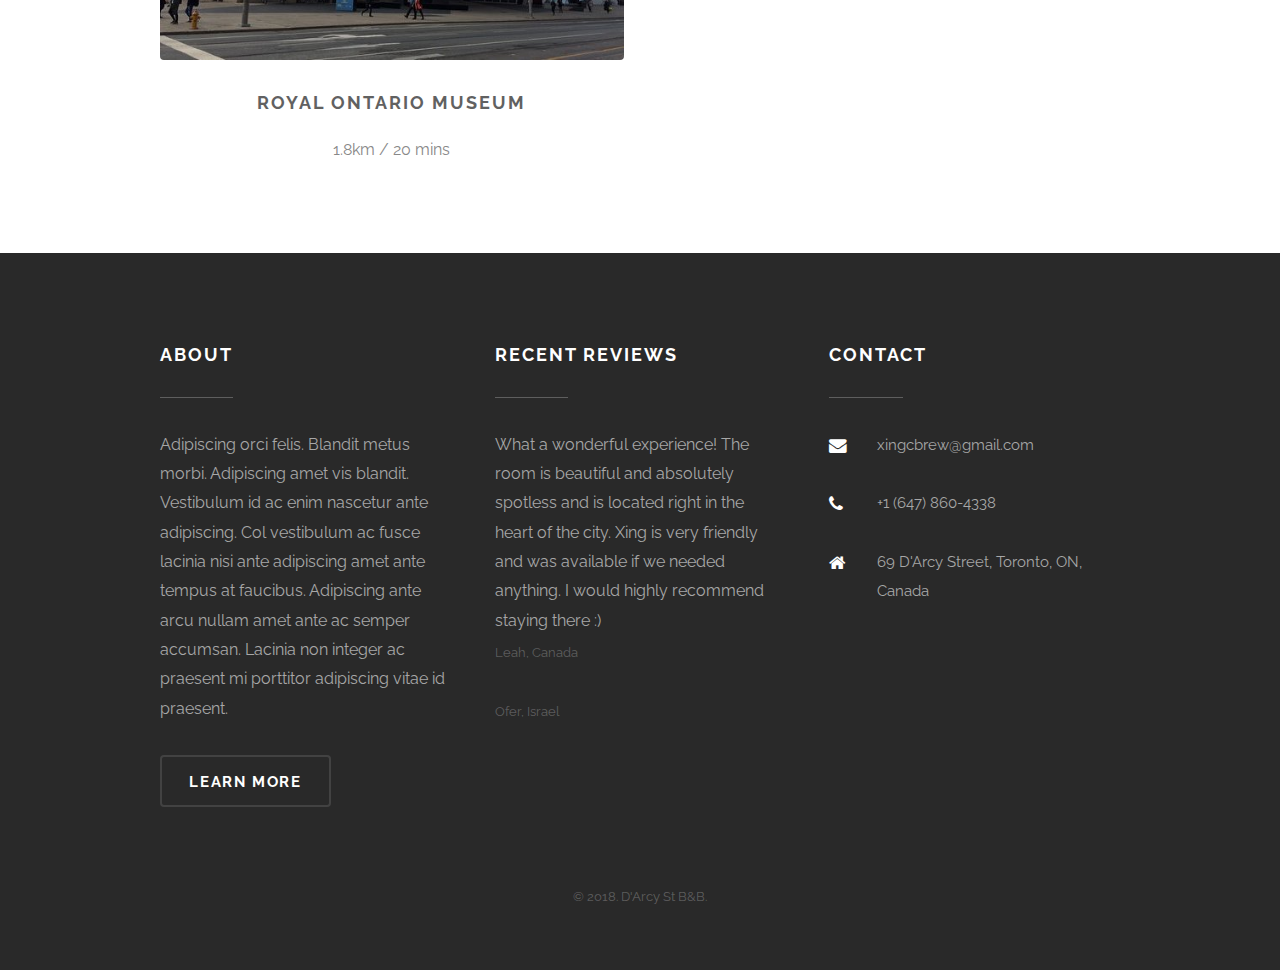
<file: Documents/darcybnb/about.html>
<!DOCTYPE html>
<!--
	Gravity by Pixelarity
	pixelarity.com | hello@pixelarity.com
	License: pixelarity.com/license
-->
<html>
	<head>
		<title>Untitled</title>
		<meta charset="utf-8" />
		<meta name="viewport" content="width=device-width, initial-scale=1" />
		<!--[if lte IE 8]><script src="assets/js/ie/html5shiv.js"></script><![endif]-->
		<link rel="stylesheet" href="assets/css/main.css" />
		<!--[if lte IE 8]><link rel="stylesheet" href="assets/css/ie8.css" /><![endif]-->
	</head>
	<body>

		<!-- Header -->
			<div id="header">
				<h1 id="logo"><a href="index.html">D'arcy St B&amp;B</a></h1>
				<nav id="nav">
					<ul>
						<li><a href="index.html">Home</a></li>
						<li><a href="about.html">About Us</a></li>
                        <li><a href="rooms.html">Rooms</a></li>
                        <li><a href="about.html">City Tours</a></li>
						<li><a href="index.html#four" class="button alt">Book Now</a></li>
					</ul>
				</nav>
			</div>

		<!-- Main -->
			<section id="main">
				<div class="container">
					<header class="major">
						<h2>About Us</h2>
					</header>
        
					<!-- Content -->
						<section id="content">
                            
                            <a href="#" class="image right"><img src="images/hosts.jpg" alt="" /></a>
							<h3>Your Hosts</h3>
							<p>Hello! We are Xing and Ben, a young married couple who love meeting new people, sharing good conversations, and showing off our awesome city! We also enjoy going on long bike rides, playing boardgames, and cheering on the Toronto Raptors. Xing's sister, Wengsi, also helps to make D'Arcy St B&amp;B a real home away from home for our guests. Wengsi loves travelling and is often on the road, but when she is town, she works as a bicycle tour guide in the city and knows lots of fun facts about Toronto!</p>
                            
				
							<h3>The Neighbourhood</h3>
                            <a href="#" class="image left"><img src="images/grange.jpg" alt="" /></a>
							<p>Our home is nestled away on a quiet residential street in downtown Toronto, just minutes away from bustling and vibrant areas like Chinatown, Kensington Market, and Queen Street West where you can get a sensory trip around the world! Our street is lined with beautiful old Victorian style homes and our neighbours include families, working professionals, and students studying at the Unversity of Toronto, which is located just a 5 minute walk away. Just down the street from us is Grange Park, a recently revitalized city park with a lush field and children's playground. The park is a great place to relax, read a book, toss a frisbee, or just get some fresh air. Beside the park is a community centre with a swimming pool, which is open to the public at certain times of the week. There are pharmacies, banks, supermarkets, restaurants, and all the amenities you can name within a 10 minute walk from our home. The neighbourhood is very safe at all times of day.</p>
                            
							<h3>Nearby Attractions</h3>
							<p>If walking is your preferred mode of transportation, this is the place for you! We're conveniently located in the heart of the city with some of Toronto's iconic destinations just minutes away. If you need to travel a little further, we are a three minute walk from the closest streetcar stop and an eight minute walk away from the nearest subway station. Check out these awesome sites around us!</p>
						</section>
				<div class="container">
					<div class="icon-grid">
						<div class="row uniform 150%">
							<section class="3u 6u(large) 12u$(small)">
								<a href="#" class="image fit"><img src="images/chinatown.jpg" alt="" /></a>
								<h3>Chinatown</h3>
								<p>150m / 2 mins</p>
							</section>
                            <section class="3u 6u(large) 12u$(small)">
								<a href="#" class="image fit"><img src="images/ago.jpg" alt="" /></a>
								<h3>Art Gallery of Ontario</h3>
								<p>270m / 3 mins</p>
							</section>	
                            <section class="3u 6u(large) 12u$(small)">
								<a href="#" class="image fit"><img src="images/km.png" alt="" /></a>
								<h3>Kensington Market</h3>
								<p>450m / 5 mins</p>
							</section>
							<section class="3u$ 6u$(large) 12u$(small)">
								<a href="#" class="image fit"><img src="images/uoft.jpg" alt="" /></a>
								<h3>University of Toronto</h3>
								<p>650m / 6 mins</p>
							</section>
							<section class="3u 6u$(large) 12u$(small)">
								<a href="#" class="image fit"><img src="images/yd.jpg" alt="" /></a>
								<h3>Yonge-Dundas Square</h3>
								<p>1.3km / 15 mins</p>
							</section>
							<section class="3u 6u(large) 12u$(small)">
								<a href="#" class="image fit"><img src="images/cityhall.jpg" alt="" /></a>
								<h3>Nathan Phillips Square (City Hall)</h3>
								<p>1.2km / 15 mins</p>
							</section>
                             <section class="3u 6u$(large) 12u$(small)">
								<a href="#" class="image fit"><img src="images/cntower.jpg" alt="" /></a>
								<h3>CN Tower / Rogers Centre</h3>
								<p>1.7 km / 20 mins</p>
							</section>
							<section class="3u$ 6u$(large) 12u$(small)">
								<a href="#" class="image fit"><img src="images/rom.jpg" alt="" /></a>
								<h3>Royal Ontario Museum</h3>
								<p>1.8km / 20 mins</p>
							</section>
						</div>
					</div>
				</div>
				</div>
			</section>

		<!-- Footer -->
			<div id="footer">
				<div class="container">
					<div class="row 200% uniform">
						<section class="4u 12u$(medium) 12u$(small)">
							<header class="major">
								<h3>About</h3>
							</header>
							<p>Adipiscing orci felis. Blandit metus morbi. Adipiscing amet vis blandit. Vestibulum id ac enim nascetur ante adipiscing. Col vestibulum ac fusce lacinia nisi ante adipiscing amet ante tempus at faucibus. Adipiscing ante arcu nullam amet ante ac semper accumsan. Lacinia non integer ac praesent mi porttitor adipiscing vitae id praesent.</p>
							<ul class="actions">
								<li><a href="#" class="button alt">Learn more</a></li>
							</ul>
						</section>
						<section class="4u 6u(medium) 12u$(small)">
							<header class="major">
								<h3>Recent Reviews</h3>
							</header>
							<ul class="updates">
								<li>
									<p>
										<a href="#">What a wonderful experience! The room is beautiful and absolutely spotless and is located right in the heart of the city. Xing is very friendly and was available if we needed anything. I would highly recommend staying there :)</a>
									</p>
									<span class="timestamp">Leah, Canada</span>
								</li>
								<li>
									<p>
										<a href="#"></a>
									</p>
									<span class="timestamp">Ofer, Israel</span>
								</li>
							</ul>
						</section>
						<section class="4u$ 6u$(medium) 12u$(small)">
							<header class="major">
								<h3>Contact</h3>
							</header>
							<ul class="labeled-icons">
								<li>
									<h4 class="icon fa-envelope"><span class="label">Email</span></h4>
									<a href="#">xingcbrew@gmail.com</a>
								</li>
								<li>
									<h4 class="icon fa-phone"><span class="label">Phone</span></h4>
									+1 (647) 860-4338
								</li>
								<li>
									<h4 class="icon fa-home"><span class="label">Address</span></h4>
									69 D'Arcy Street, Toronto, ON, Canada
								</li>
							</ul>
						</section>
					</div>
				</div>
				<div class="copyright">
					&copy; 2018. D'Arcy St B&amp;B.
				</div>
			</div>
        
		<!-- Scripts -->
			<script src="assets/js/jquery.min.js"></script>
			<script src="assets/js/skel.min.js"></script>
			<script src="assets/js/jquery.dropotron.min.js"></script>
			<script src="assets/js/jquery.onvisible.min.js"></script>
			<script src="assets/js/jquery.poptrox.min.js"></script>
			<script src="assets/js/util.js"></script>
			<!--[if lte IE 8]><script src="assets/js/ie/respond.min.js"></script><![endif]-->
			<script src="assets/js/main.js"></script>

	</body>
</html>
</file>
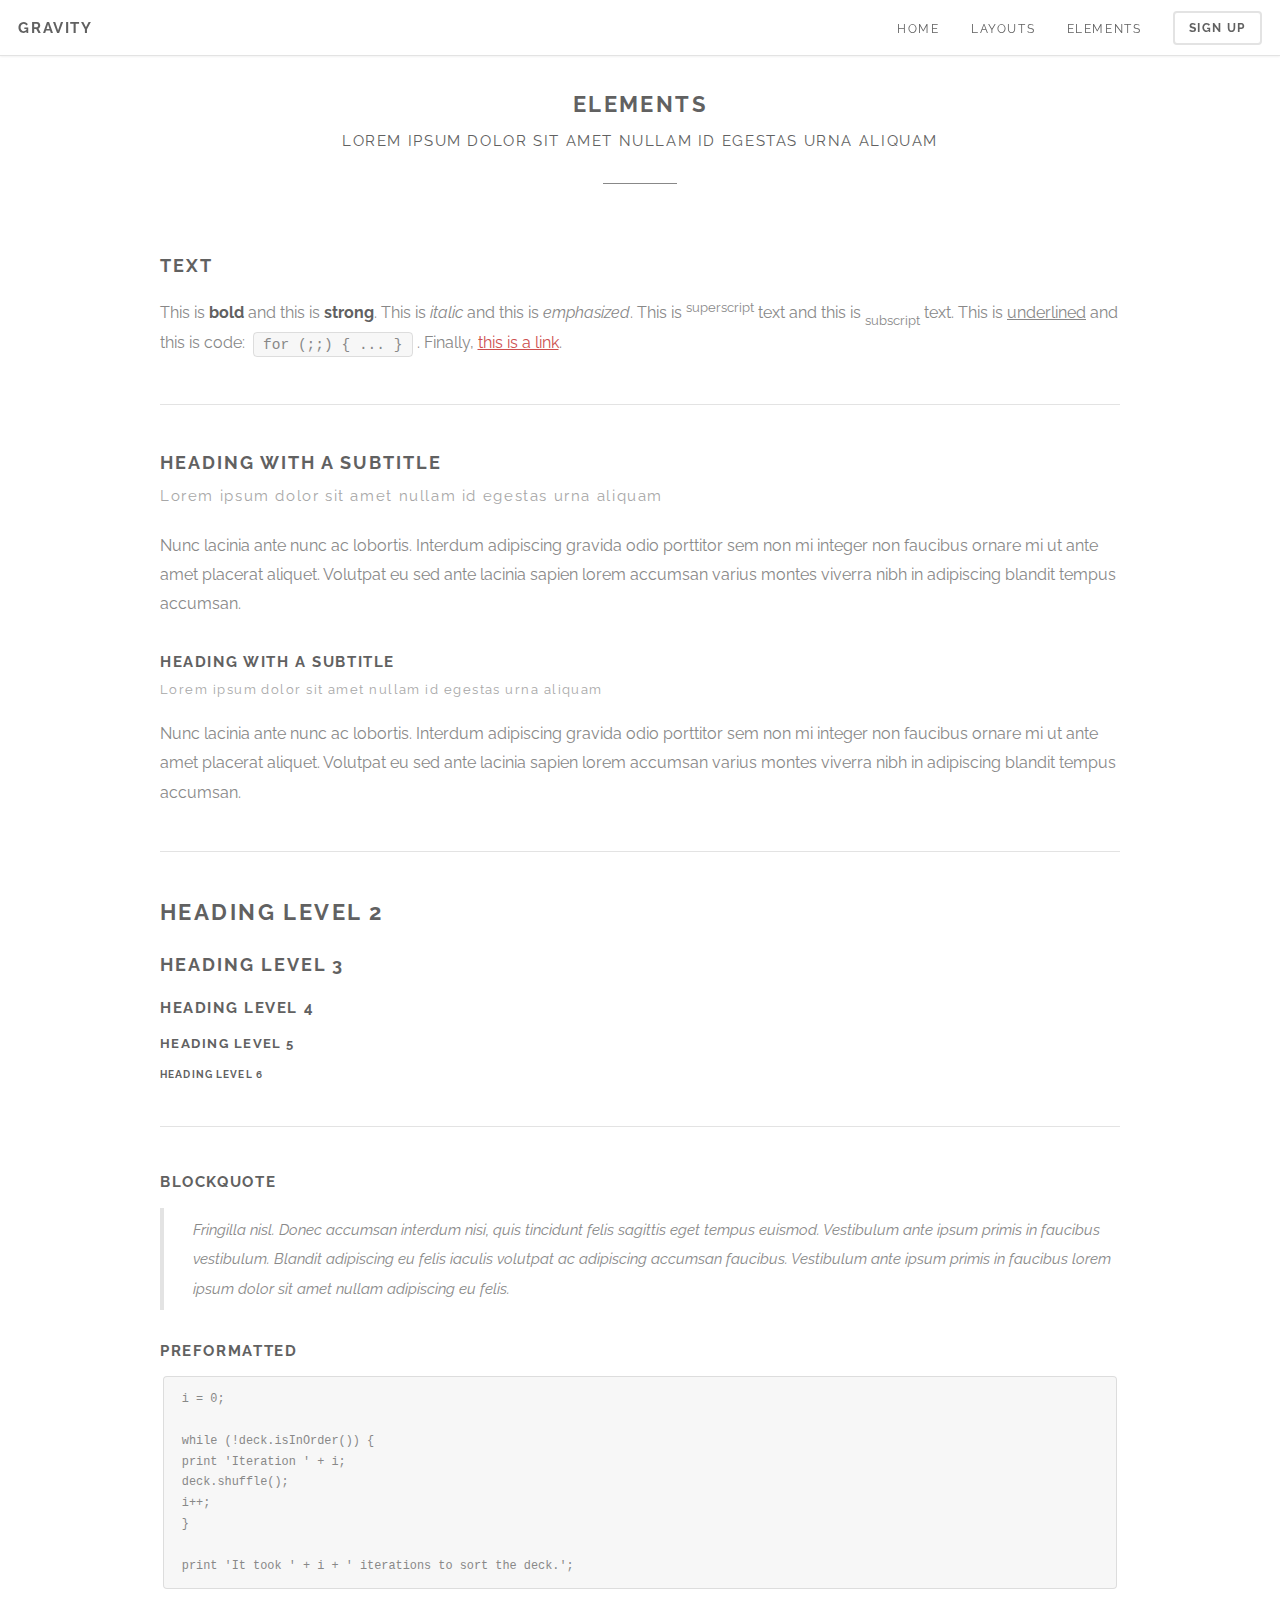
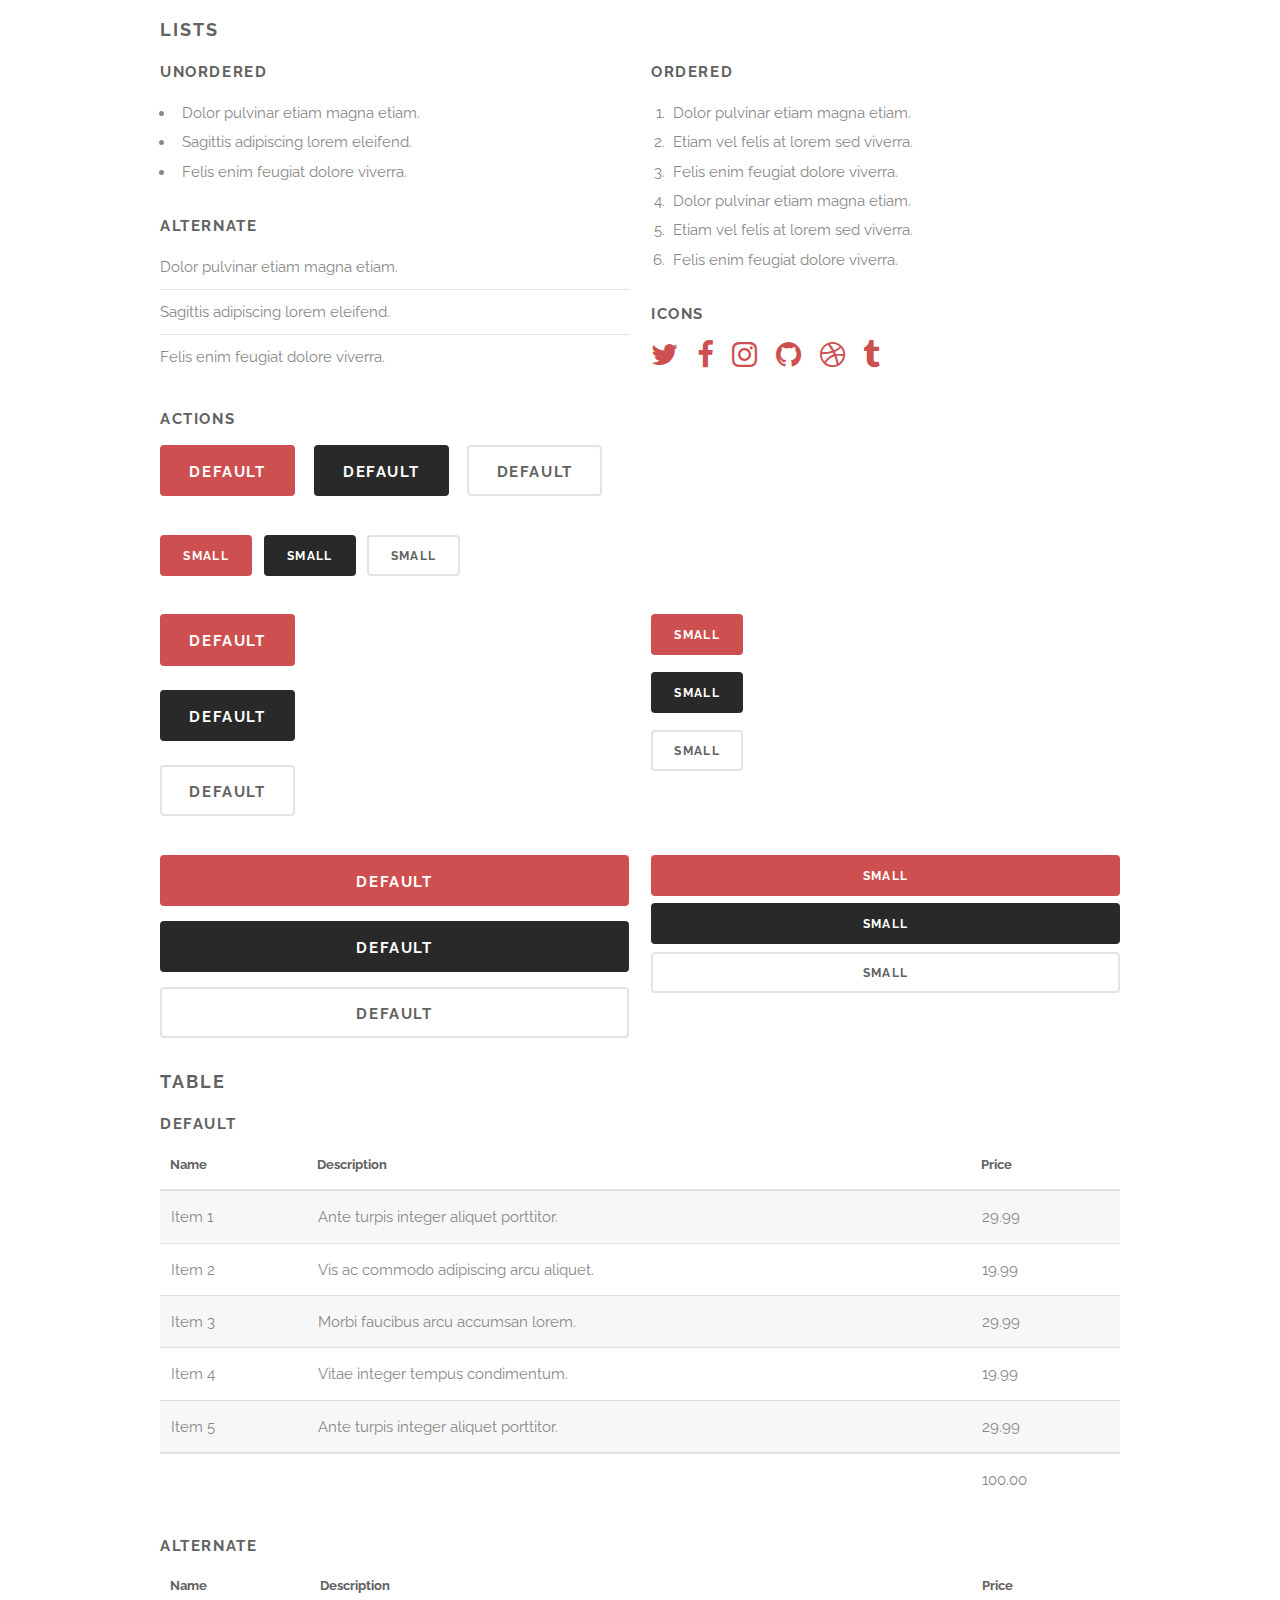
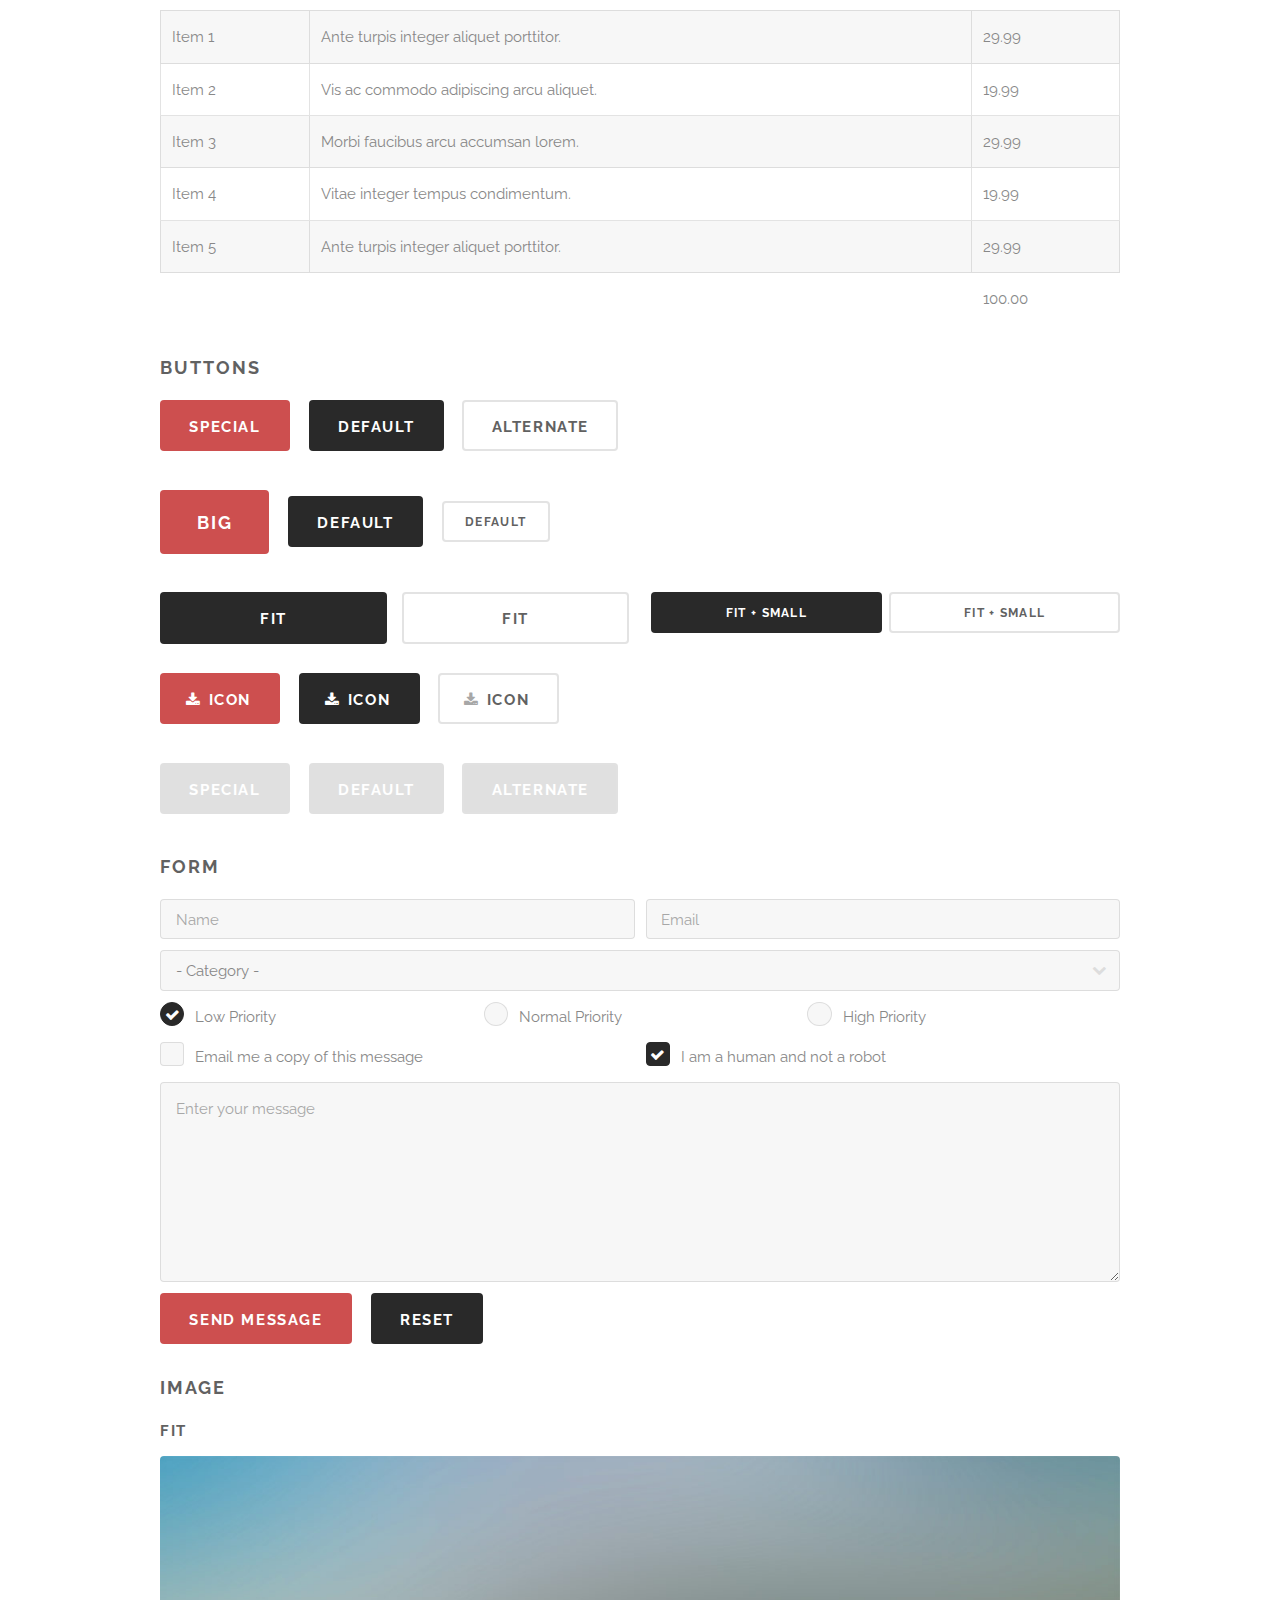
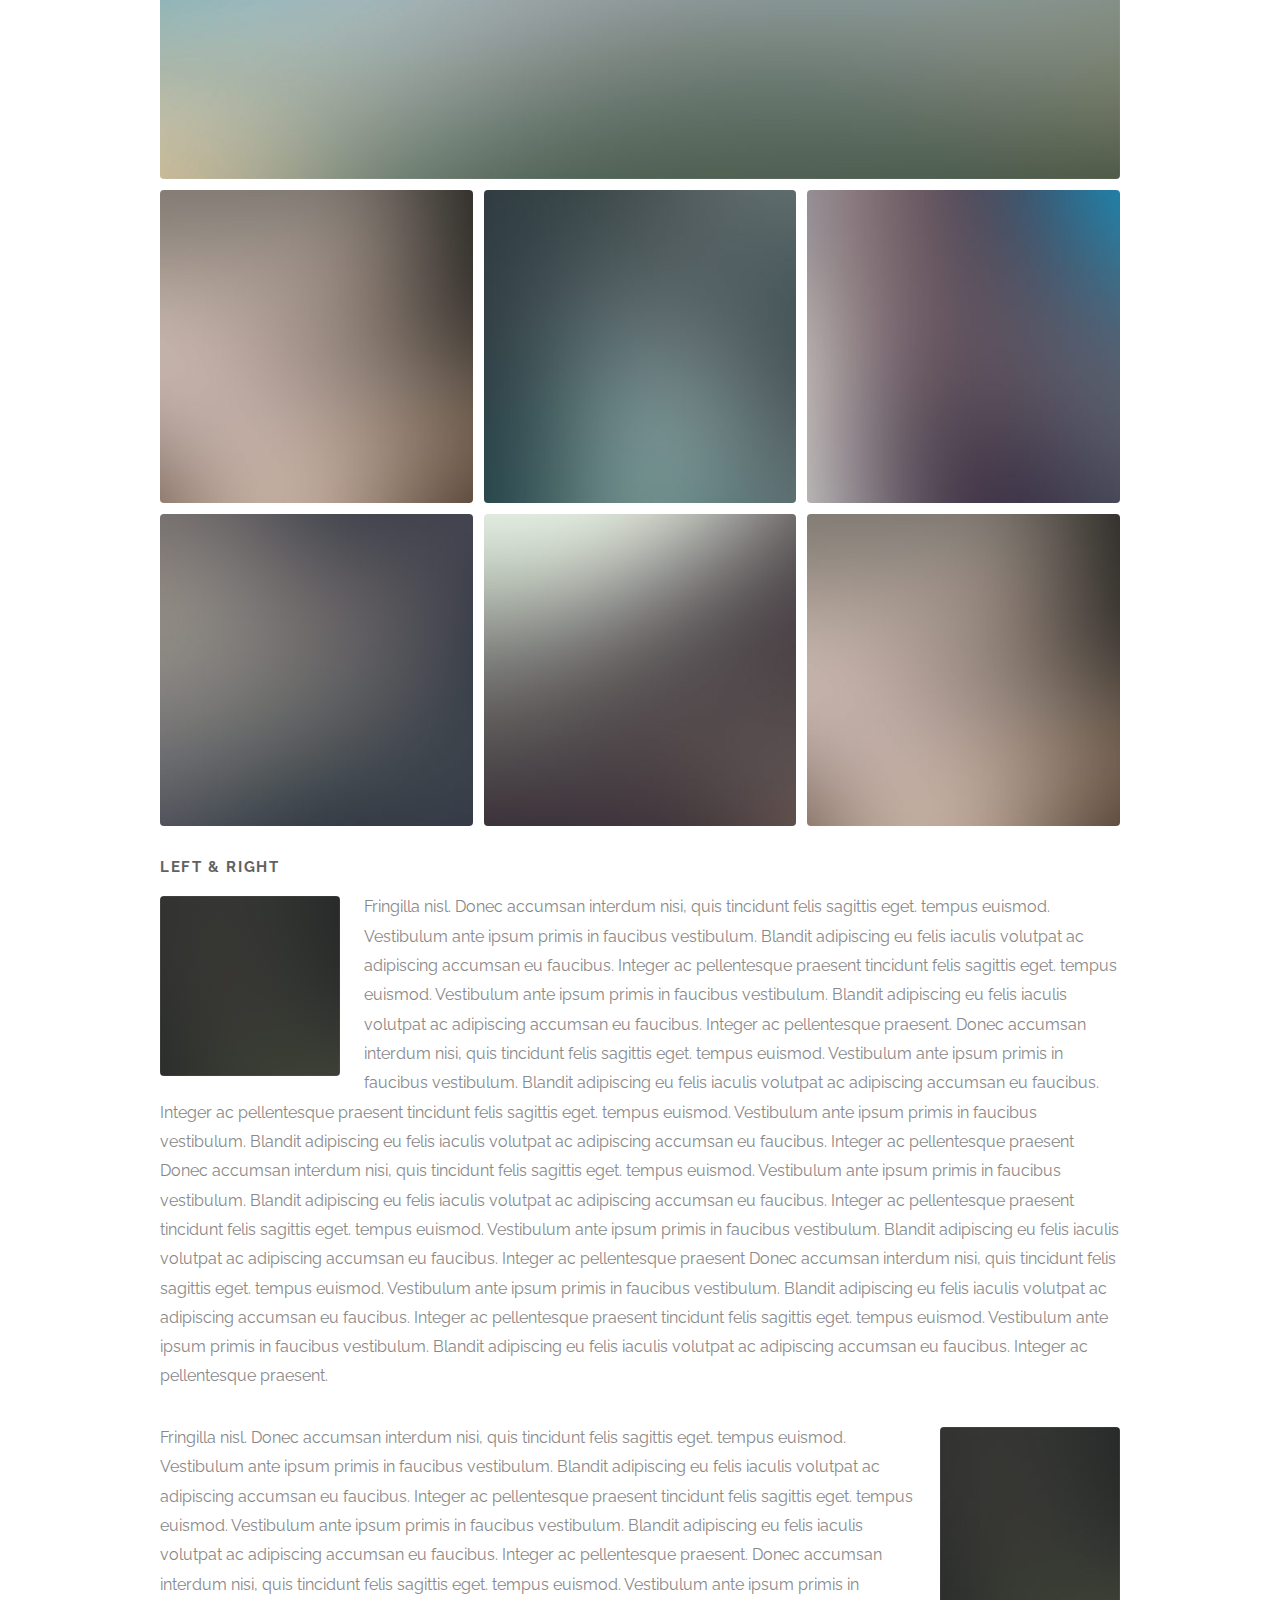
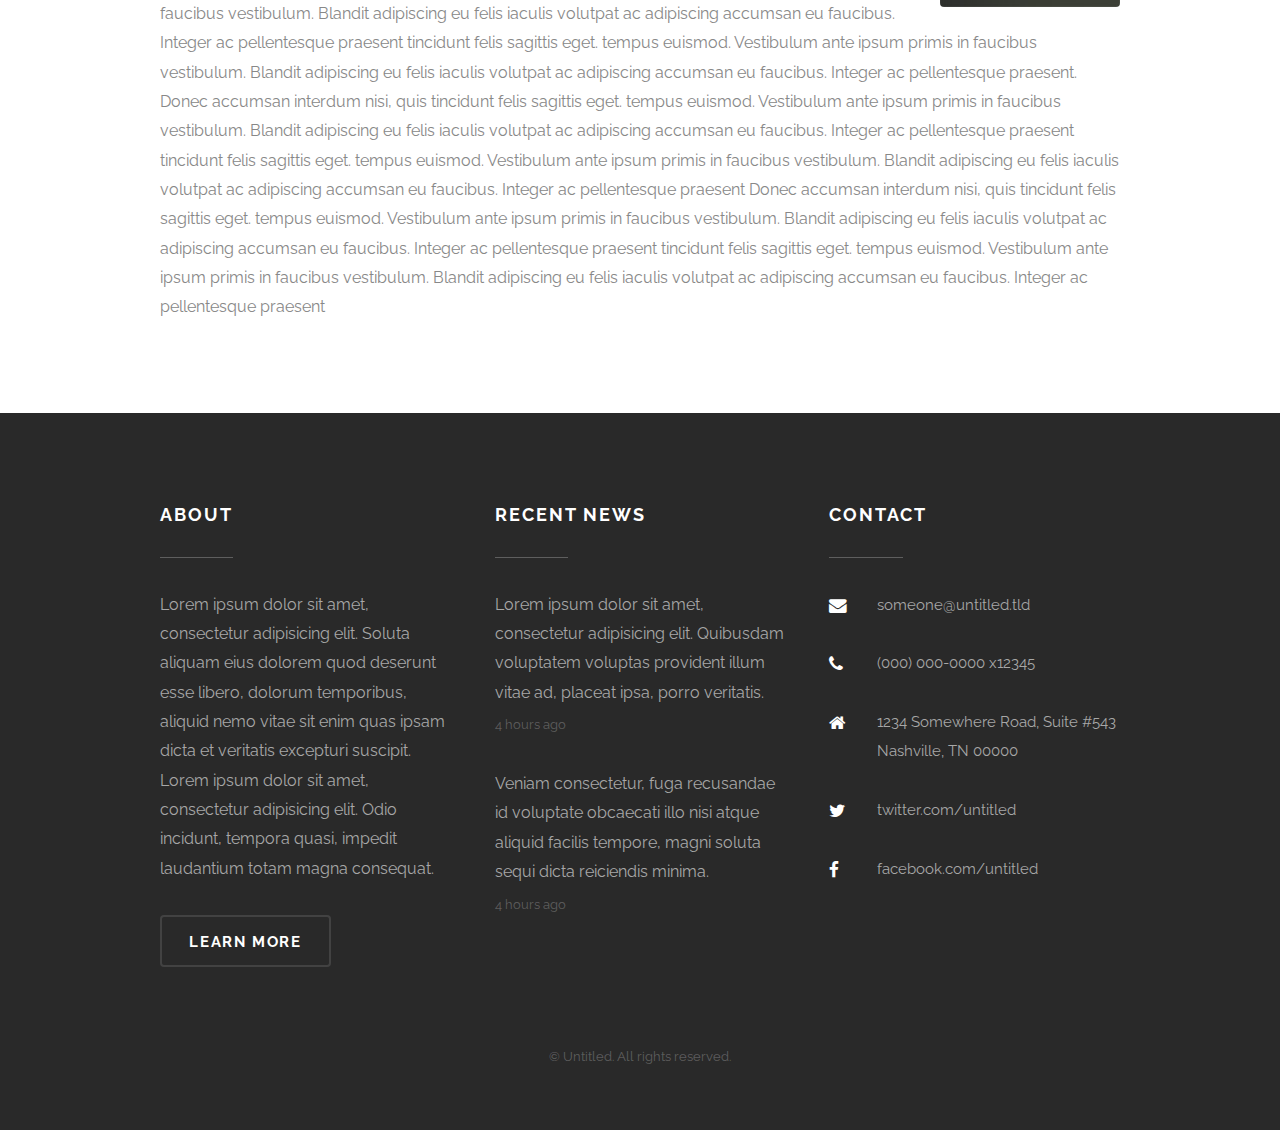
<file: Documents/darcybnb/elements.html>
<!DOCTYPE html>
<!--
	Gravity by Pixelarity
	pixelarity.com | hello@pixelarity.com
	License: pixelarity.com/license
-->
<html>
	<head>
		<title>Untitled</title>
		<meta charset="utf-8" />
		<meta name="viewport" content="width=device-width, initial-scale=1" />
		<!--[if lte IE 8]><script src="assets/js/ie/html5shiv.js"></script><![endif]-->
		<link rel="stylesheet" href="assets/css/main.css" />
		<!--[if lte IE 8]><link rel="stylesheet" href="assets/css/ie8.css" /><![endif]-->
	</head>
	<body>

		<!-- Header -->
			<div id="header">
				<h1 id="logo"><a href="index.html">Gravity</a></h1>
				<nav id="nav">
					<ul>
						<li><a href="index.html">Home</a></li>
						<li>
							<a href="#">Layouts</a>
							<ul>
								<li><a href="left-sidebar.html">Left Sidebar</a></li>
								<li><a href="right-sidebar.html">Right Sidebar</a></li>
								<li><a href="no-sidebar.html">No Sidebar</a></li>
								<li>
									<a href="#">Submenu</a>
									<ul>
										<li><a href="#">Option 1</a></li>
										<li><a href="#">Option 2</a></li>
										<li><a href="#">Option 3</a></li>
										<li><a href="#">Option 4</a></li>
									</ul>
								</li>
							</ul>
						</li>
						<li><a href="elements.html">Elements</a></li>
						<li><a href="#" class="button alt">Sign up</a></li>
					</ul>
				</nav>
			</div>

		<!-- Main -->
			<section id="main">
				<div class="container">
					<header class="major">
						<h2>Elements</h2>
						<p>Lorem ipsum dolor sit amet nullam id egestas urna aliquam</p>
					</header>

					<!-- Text -->
						<section>
							<h3>Text</h3>
							<p>This is <b>bold</b> and this is <strong>strong</strong>. This is <i>italic</i> and this is <em>emphasized</em>.
							This is <sup>superscript</sup> text and this is <sub>subscript</sub> text.
							This is <u>underlined</u> and this is code: <code>for (;;) { ... }</code>. Finally, <a href="#">this is a link</a>.</p>

							<hr />

							<header>
								<h3>Heading with a Subtitle</h3>
								<p>Lorem ipsum dolor sit amet nullam id egestas urna aliquam</p>
							</header>
							<p>Nunc lacinia ante nunc ac lobortis. Interdum adipiscing gravida odio porttitor sem non mi integer non faucibus ornare mi ut ante amet placerat aliquet. Volutpat eu sed ante lacinia sapien lorem accumsan varius montes viverra nibh in adipiscing blandit tempus accumsan.</p>
							<header>
								<h4>Heading with a Subtitle</h4>
								<p>Lorem ipsum dolor sit amet nullam id egestas urna aliquam</p>
							</header>
							<p>Nunc lacinia ante nunc ac lobortis. Interdum adipiscing gravida odio porttitor sem non mi integer non faucibus ornare mi ut ante amet placerat aliquet. Volutpat eu sed ante lacinia sapien lorem accumsan varius montes viverra nibh in adipiscing blandit tempus accumsan.</p>

							<hr />

							<h2>Heading Level 2</h2>
							<h3>Heading Level 3</h3>
							<h4>Heading Level 4</h4>
							<h5>Heading Level 5</h5>
							<h6>Heading Level 6</h6>

							<hr />

							<h4>Blockquote</h4>
							<blockquote>Fringilla nisl. Donec accumsan interdum nisi, quis tincidunt felis sagittis eget tempus euismod. Vestibulum ante ipsum primis in faucibus vestibulum. Blandit adipiscing eu felis iaculis volutpat ac adipiscing accumsan faucibus. Vestibulum ante ipsum primis in faucibus lorem ipsum dolor sit amet nullam adipiscing eu felis.</blockquote>

							<h4>Preformatted</h4>
							<pre><code>i = 0;

while (!deck.isInOrder()) {
print 'Iteration ' + i;
deck.shuffle();
i++;
}

print 'It took ' + i + ' iterations to sort the deck.';</code></pre>
						</section>

					<!-- Lists -->
						<section>
							<h3>Lists</h3>
							<div class="row">
								<div class="6u 12u(medium)">

									<h4>Unordered</h4>
									<ul>
										<li>Dolor pulvinar etiam magna etiam.</li>
										<li>Sagittis adipiscing lorem eleifend.</li>
										<li>Felis enim feugiat dolore viverra.</li>
									</ul>

									<h4>Alternate</h4>
									<ul class="alt">
										<li>Dolor pulvinar etiam magna etiam.</li>
										<li>Sagittis adipiscing lorem eleifend.</li>
										<li>Felis enim feugiat dolore viverra.</li>
									</ul>

								</div>
								<div class="6u 12u(medium)">

									<h4>Ordered</h4>
									<ol>
										<li>Dolor pulvinar etiam magna etiam.</li>
										<li>Etiam vel felis at lorem sed viverra.</li>
										<li>Felis enim feugiat dolore viverra.</li>
										<li>Dolor pulvinar etiam magna etiam.</li>
										<li>Etiam vel felis at lorem sed viverra.</li>
										<li>Felis enim feugiat dolore viverra.</li>
									</ol>

									<h4>Icons</h4>
									<ul class="icons">
										<li><a href="#" class="icon fa-twitter"><span class="label">Twitter</span></a></li>
										<li><a href="#" class="icon fa-facebook"><span class="label">Facebook</span></a></li>
										<li><a href="#" class="icon fa-instagram"><span class="label">Instagram</span></a></li>
										<li><a href="#" class="icon fa-github"><span class="label">Github</span></a></li>
										<li><a href="#" class="icon fa-dribbble"><span class="label">Dribbble</span></a></li>
										<li><a href="#" class="icon fa-tumblr"><span class="label">Tumblr</span></a></li>
									</ul>

								</div>
							</div>

							<h4>Actions</h4>
							<ul class="actions">
								<li><a href="#" class="button special">Default</a></li>
								<li><a href="#" class="button">Default</a></li>
								<li><a href="#" class="button alt">Default</a></li>
							</ul>
							<ul class="actions small">
								<li><a href="#" class="button special small">Small</a></li>
								<li><a href="#" class="button small">Small</a></li>
								<li><a href="#" class="button alt small">Small</a></li>
							</ul>
							<div class="row">
								<div class="3u 6u(large) 12u$(medium)">
									<ul class="actions vertical">
										<li><a href="#" class="button special">Default</a></li>
										<li><a href="#" class="button">Default</a></li>
										<li><a href="#" class="button alt">Default</a></li>
									</ul>
								</div>
								<div class="3u 6u$(large) 12u$(medium)">
									<ul class="actions vertical small">
										<li><a href="#" class="button special small">Small</a></li>
										<li><a href="#" class="button small">Small</a></li>
										<li><a href="#" class="button alt small">Small</a></li>
									</ul>
								</div>
								<div class="3u 6u(large) 12u$(medium)">
									<ul class="actions vertical">
										<li><a href="#" class="button special fit">Default</a></li>
										<li><a href="#" class="button fit">Default</a></li>
										<li><a href="#" class="button alt fit">Default</a></li>
									</ul>
								</div>
								<div class="3u 6u$(large) 12u$(medium)">
									<ul class="actions vertical small">
										<li><a href="#" class="button special small fit">Small</a></li>
										<li><a href="#" class="button small fit">Small</a></li>
										<li><a href="#" class="button alt small fit">Small</a></li>
									</ul>
								</div>
							</div>
						</section>

					<!-- Table -->
						<section>
							<h3>Table</h3>
							<h4>Default</h4>
							<div class="table-wrapper">
								<table>
									<thead>
										<tr>
											<th>Name</th>
											<th>Description</th>
											<th>Price</th>
										</tr>
									</thead>
									<tbody>
										<tr>
											<td>Item 1</td>
											<td>Ante turpis integer aliquet porttitor.</td>
											<td>29.99</td>
										</tr>
										<tr>
											<td>Item 2</td>
											<td>Vis ac commodo adipiscing arcu aliquet.</td>
											<td>19.99</td>
										</tr>
										<tr>
											<td>Item 3</td>
											<td> Morbi faucibus arcu accumsan lorem.</td>
											<td>29.99</td>
										</tr>
										<tr>
											<td>Item 4</td>
											<td>Vitae integer tempus condimentum.</td>
											<td>19.99</td>
										</tr>
										<tr>
											<td>Item 5</td>
											<td>Ante turpis integer aliquet porttitor.</td>
											<td>29.99</td>
										</tr>
									</tbody>
									<tfoot>
										<tr>
											<td colspan="2"></td>
											<td>100.00</td>
										</tr>
									</tfoot>
								</table>
							</div>
							<h4>Alternate</h4>
							<div class="table-wrapper">
								<table class="alt">
									<thead>
										<tr>
											<th>Name</th>
											<th>Description</th>
											<th>Price</th>
										</tr>
									</thead>
									<tbody>
										<tr>
											<td>Item 1</td>
											<td>Ante turpis integer aliquet porttitor.</td>
											<td>29.99</td>
										</tr>
										<tr>
											<td>Item 2</td>
											<td>Vis ac commodo adipiscing arcu aliquet.</td>
											<td>19.99</td>
										</tr>
										<tr>
											<td>Item 3</td>
											<td> Morbi faucibus arcu accumsan lorem.</td>
											<td>29.99</td>
										</tr>
										<tr>
											<td>Item 4</td>
											<td>Vitae integer tempus condimentum.</td>
											<td>19.99</td>
										</tr>
										<tr>
											<td>Item 5</td>
											<td>Ante turpis integer aliquet porttitor.</td>
											<td>29.99</td>
										</tr>
									</tbody>
									<tfoot>
										<tr>
											<td colspan="2"></td>
											<td>100.00</td>
										</tr>
									</tfoot>
								</table>
							</div>
						</section>

					<!-- Buttons -->
						<section>
							<h3>Buttons</h3>
							<ul class="actions">
								<li><a href="#" class="button special">Special</a></li>
								<li><a href="#" class="button">Default</a></li>
								<li><a href="#" class="button alt">Alternate</a></li>
							</ul>
							<ul class="actions">
								<li><a href="#" class="button special big">Big</a></li>
								<li><a href="#" class="button">Default</a></li>
								<li><a href="#" class="button alt small">Default</a></li>
							</ul>
							<div class="row">
								<div class="6u 12u$(medium)">
									<ul class="actions fit">
										<li><a href="#" class="button fit">Fit</a></li>
										<li><a href="#" class="button alt fit">Fit</a></li>
									</ul>
								</div>
								<div class="6u$ 12u$(medium)">
									<ul class="actions fit small">
										<li><a href="#" class="button fit small">Fit + Small</a></li>
										<li><a href="#" class="button alt fit small">Fit + Small</a></li>
									</ul>
								</div>
							</div>
							<ul class="actions">
								<li><a href="#" class="button special icon fa-download">Icon</a></li>
								<li><a href="#" class="button icon fa-download">Icon</a></li>
								<li><a href="#" class="button alt icon fa-download">Icon</a></li>
							</ul>
							<ul class="actions">
								<li><span class="button special disabled">Special</span></li>
								<li><span class="button disabled">Default</span></li>
								<li><span class="button alt disabled">Alternate</span></li>
							</ul>
						</section>

					<!-- Form -->
						<section>
							<h3>Form</h3>
							<form method="post" action="#">
								<div class="row uniform 50%">
									<div class="6u 12u$(small)">
										<input type="text" name="name" id="name" value="" placeholder="Name" />
									</div>
									<div class="6u$ 12u$(small)">
										<input type="email" name="email" id="email" value="" placeholder="Email" />
									</div>
									<div class="12u$">
										<div class="select-wrapper">
											<select name="category" id="category">
												<option value="">- Category -</option>
												<option value="1">Manufacturing</option>
												<option value="1">Shipping</option>
												<option value="1">Administration</option>
												<option value="1">Human Resources</option>
											</select>
										</div>
									</div>
									<div class="4u 12u$(medium)">
										<input type="radio" id="priority-low" name="priority" checked>
										<label for="priority-low">Low Priority</label>
									</div>
									<div class="4u 12u$(medium)">
										<input type="radio" id="priority-normal" name="priority">
										<label for="priority-normal">Normal Priority</label>
									</div>
									<div class="4u$ 12u$(medium)">
										<input type="radio" id="priority-high" name="priority">
										<label for="priority-high">High Priority</label>
									</div>
									<div class="6u 12u$(medium)">
										<input type="checkbox" id="copy" name="copy">
										<label for="copy">Email me a copy of this message</label>
									</div>
									<div class="6u$ 12u$(medium)">
										<input type="checkbox" id="human" name="human" checked>
										<label for="human">I am a human and not a robot</label>
									</div>
									<div class="12u$">
										<textarea name="message" id="message" placeholder="Enter your message" rows="6"></textarea>
									</div>
									<div class="12u$">
										<ul class="actions">
											<li><input type="submit" value="Send Message" class="special" /></li>
											<li><input type="reset" value="Reset" /></li>
										</ul>
									</div>
								</div>
							</form>
						</section>

					<!-- Image -->
						<section>
							<h3>Image</h3>
							<h4>Fit</h4>
							<div class="box alt">
								<div class="row 50% uniform">
									<div class="12u$"><span class="image fit"><img src="images/pic03.jpg" alt="" /></span></div>
									<div class="4u"><span class="image fit"><img src="images/thumbs/01.jpg" alt="" /></span></div>
									<div class="4u"><span class="image fit"><img src="images/thumbs/02.jpg" alt="" /></span></div>
									<div class="4u$"><span class="image fit"><img src="images/thumbs/03.jpg" alt="" /></span></div>
									<div class="4u"><span class="image fit"><img src="images/thumbs/04.jpg" alt="" /></span></div>
									<div class="4u"><span class="image fit"><img src="images/thumbs/05.jpg" alt="" /></span></div>
									<div class="4u$"><span class="image fit"><img src="images/thumbs/01.jpg" alt="" /></span></div>
								</div>
							</div>

							<h4>Left &amp; Right</h4>
							<p><span class="image left"><img src="images/pic05.jpg" alt="" /></span>Fringilla nisl. Donec accumsan interdum nisi, quis tincidunt felis sagittis eget. tempus euismod. Vestibulum ante ipsum primis in faucibus vestibulum. Blandit adipiscing eu felis iaculis volutpat ac adipiscing accumsan eu faucibus. Integer ac pellentesque praesent tincidunt felis sagittis eget. tempus euismod. Vestibulum ante ipsum primis in faucibus vestibulum. Blandit adipiscing eu felis iaculis volutpat ac adipiscing accumsan eu faucibus. Integer ac pellentesque praesent. Donec accumsan interdum nisi, quis tincidunt felis sagittis eget. tempus euismod. Vestibulum ante ipsum primis in faucibus vestibulum. Blandit adipiscing eu felis iaculis volutpat ac adipiscing accumsan eu faucibus. Integer ac pellentesque praesent tincidunt felis sagittis eget. tempus euismod. Vestibulum ante ipsum primis in faucibus vestibulum. Blandit adipiscing eu felis iaculis volutpat ac adipiscing accumsan eu faucibus. Integer ac pellentesque praesent Donec accumsan interdum nisi, quis tincidunt felis sagittis eget. tempus euismod. Vestibulum ante ipsum primis in faucibus vestibulum. Blandit adipiscing eu felis iaculis volutpat ac adipiscing accumsan eu faucibus. Integer ac pellentesque praesent tincidunt felis sagittis eget. tempus euismod. Vestibulum ante ipsum primis in faucibus vestibulum. Blandit adipiscing eu felis iaculis volutpat ac adipiscing accumsan eu faucibus. Integer ac pellentesque praesent Donec accumsan interdum nisi, quis tincidunt felis sagittis eget. tempus euismod. Vestibulum ante ipsum primis in faucibus vestibulum. Blandit adipiscing eu felis iaculis volutpat ac adipiscing accumsan eu faucibus. Integer ac pellentesque praesent tincidunt felis sagittis eget. tempus euismod. Vestibulum ante ipsum primis in faucibus vestibulum. Blandit adipiscing eu felis iaculis volutpat ac adipiscing accumsan eu faucibus. Integer ac pellentesque praesent.</p>
							<p><span class="image right"><img src="images/pic05.jpg" alt="" /></span>Fringilla nisl. Donec accumsan interdum nisi, quis tincidunt felis sagittis eget. tempus euismod. Vestibulum ante ipsum primis in faucibus vestibulum. Blandit adipiscing eu felis iaculis volutpat ac adipiscing accumsan eu faucibus. Integer ac pellentesque praesent tincidunt felis sagittis eget. tempus euismod. Vestibulum ante ipsum primis in faucibus vestibulum. Blandit adipiscing eu felis iaculis volutpat ac adipiscing accumsan eu faucibus. Integer ac pellentesque praesent. Donec accumsan interdum nisi, quis tincidunt felis sagittis eget. tempus euismod. Vestibulum ante ipsum primis in faucibus vestibulum. Blandit adipiscing eu felis iaculis volutpat ac adipiscing accumsan eu faucibus. Integer ac pellentesque praesent tincidunt felis sagittis eget. tempus euismod. Vestibulum ante ipsum primis in faucibus vestibulum. Blandit adipiscing eu felis iaculis volutpat ac adipiscing accumsan eu faucibus. Integer ac pellentesque praesent. Donec accumsan interdum nisi, quis tincidunt felis sagittis eget. tempus euismod. Vestibulum ante ipsum primis in faucibus vestibulum. Blandit adipiscing eu felis iaculis volutpat ac adipiscing accumsan eu faucibus. Integer ac pellentesque praesent tincidunt felis sagittis eget. tempus euismod. Vestibulum ante ipsum primis in faucibus vestibulum. Blandit adipiscing eu felis iaculis volutpat ac adipiscing accumsan eu faucibus. Integer ac pellentesque praesent Donec accumsan interdum nisi, quis tincidunt felis sagittis eget. tempus euismod. Vestibulum ante ipsum primis in faucibus vestibulum. Blandit adipiscing eu felis iaculis volutpat ac adipiscing accumsan eu faucibus. Integer ac pellentesque praesent tincidunt felis sagittis eget. tempus euismod. Vestibulum ante ipsum primis in faucibus vestibulum. Blandit adipiscing eu felis iaculis volutpat ac adipiscing accumsan eu faucibus. Integer ac pellentesque praesent</p>
						</section>

				</div>
			</section>

		<!-- Footer -->
			<div id="footer">
				<div class="container">
					<div class="row 200% uniform">
						<section class="4u 12u$(medium) 12u$(small)">
							<header class="major">
								<h3>About</h3>
							</header>
							<p>Lorem ipsum dolor sit amet, consectetur adipisicing elit. Soluta aliquam eius dolorem quod deserunt esse libero, dolorum temporibus, aliquid nemo vitae sit enim quas ipsam dicta et veritatis excepturi suscipit. Lorem ipsum dolor sit amet, consectetur adipisicing elit. Odio incidunt, tempora quasi, impedit laudantium totam magna consequat.</p>
							<ul class="actions">
								<li><a href="#" class="button alt">Learn more</a></li>
							</ul>
						</section>
						<section class="4u 6u(medium) 12u$(small)">
							<header class="major">
								<h3>Recent News</h3>
							</header>
							<ul class="updates">
								<li>
									<p>
										<a href="#">Lorem ipsum dolor sit amet, consectetur adipisicing elit. Quibusdam voluptatem voluptas provident illum vitae ad, placeat ipsa, porro veritatis.</a>
									</p>
									<span class="timestamp">4 hours ago</span>
								</li>
								<li>
									<p>
										<a href="#">Veniam consectetur, fuga recusandae id voluptate obcaecati illo nisi atque aliquid facilis tempore, magni soluta sequi dicta reiciendis minima.</a>
									</p>
									<span class="timestamp">4 hours ago</span>
								</li>
							</ul>
						</section>
						<section class="4u$ 6u$(medium) 12u$(small)">
							<header class="major">
								<h3>Contact</h3>
							</header>
							<ul class="labeled-icons">
								<li>
									<h4 class="icon fa-envelope"><span class="label">Email</span></h4>
									<a href="#">someone@untitled.tld</a>
								</li>
								<li>
									<h4 class="icon fa-phone"><span class="label">Phone</span></h4>
									(000) 000-0000 x12345
								</li>
								<li>
									<h4 class="icon fa-home"><span class="label">Address</span></h4>
									1234 Somewhere Road, Suite #543<br>Nashville, TN 00000
								</li>
								<li>
									<h4 class="icon fa-twitter"><span class="label">Twitter</span></h4>
									<a href="#">twitter.com/untitled</a>
								</li>
								<li>
									<h4 class="icon fa-facebook"><span class="label">Facebook</span></h4>
									<a href="#">facebook.com/untitled</a>
								</li>
							</ul>
						</section>
					</div>
				</div>
				<div class="copyright">
					&copy; Untitled. All rights reserved.
				</div>
			</div>

		<!-- Scripts -->
			<script src="assets/js/jquery.min.js"></script>
			<script src="assets/js/skel.min.js"></script>
			<script src="assets/js/jquery.dropotron.min.js"></script>
			<script src="assets/js/jquery.onvisible.min.js"></script>
			<script src="assets/js/jquery.poptrox.min.js"></script>
			<script src="assets/js/util.js"></script>
			<!--[if lte IE 8]><script src="assets/js/ie/respond.min.js"></script><![endif]-->
			<script src="assets/js/main.js"></script>

	</body>
</html>
</file>
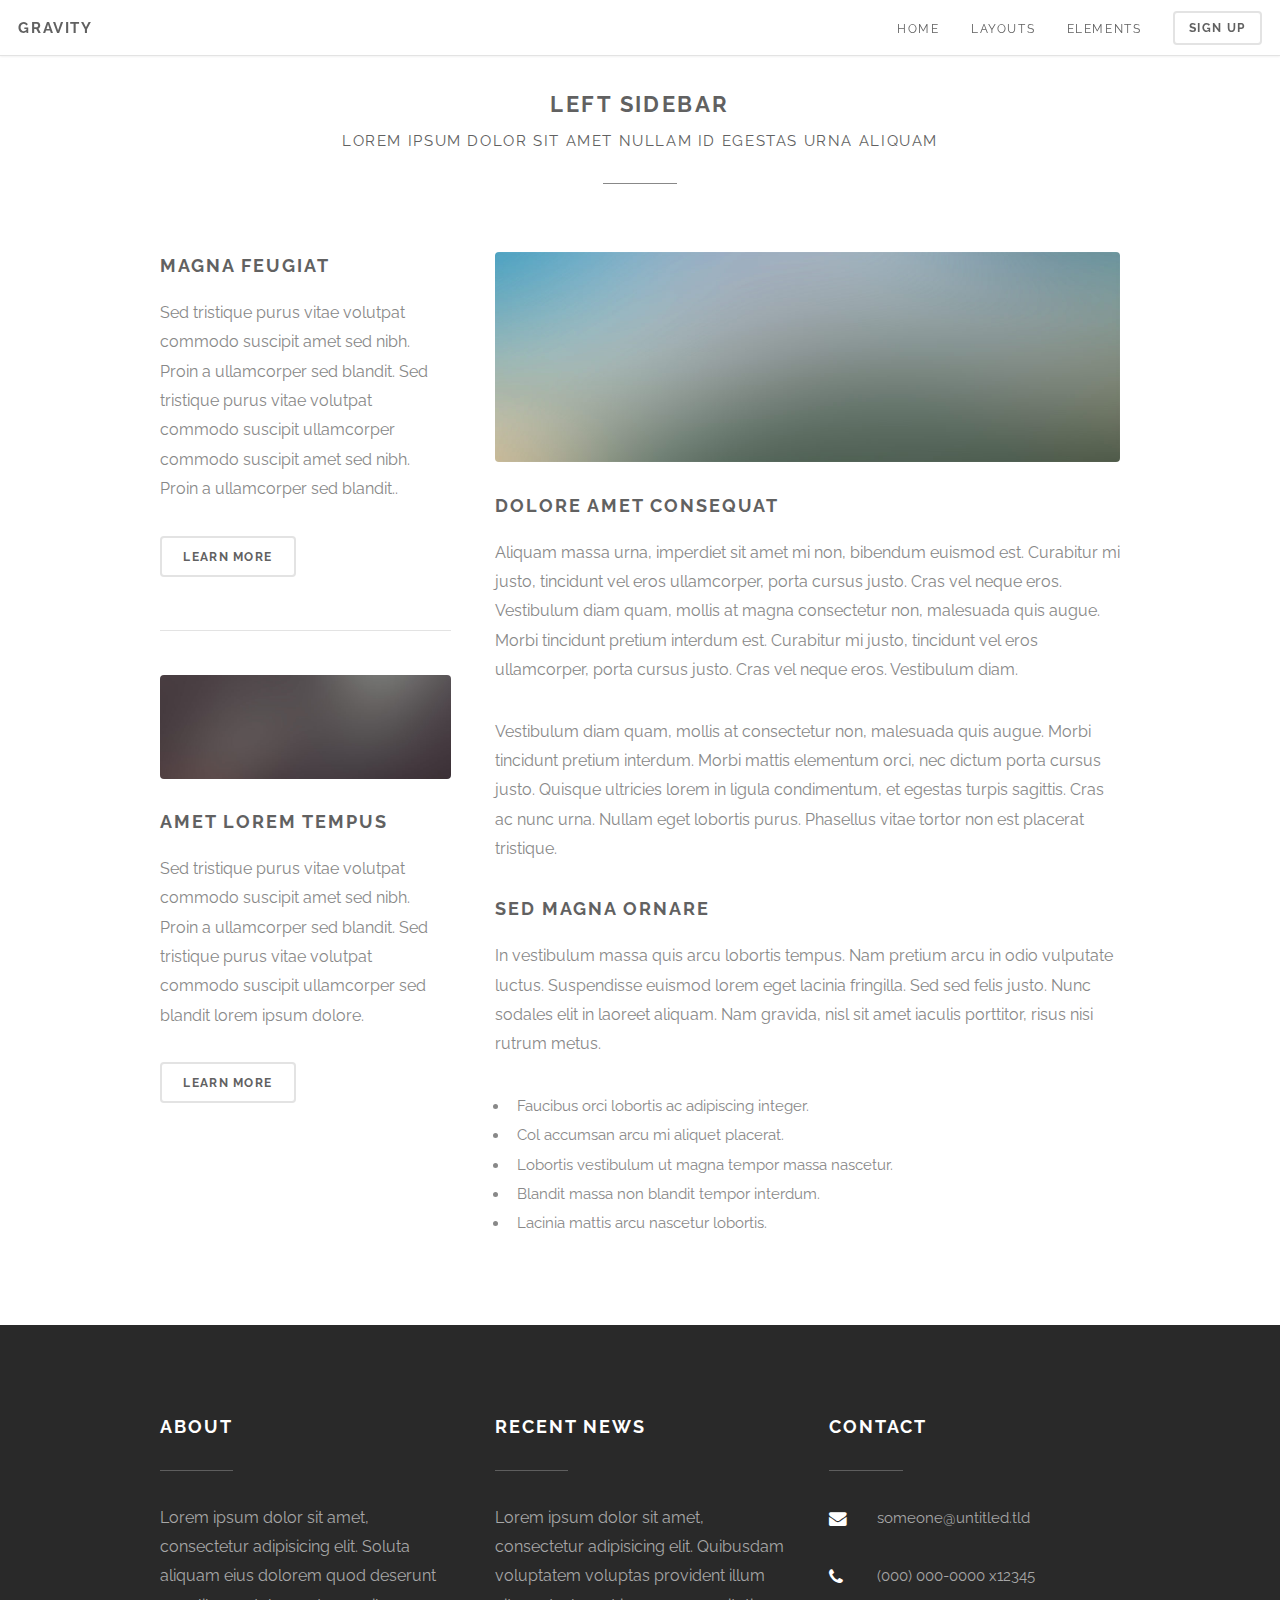
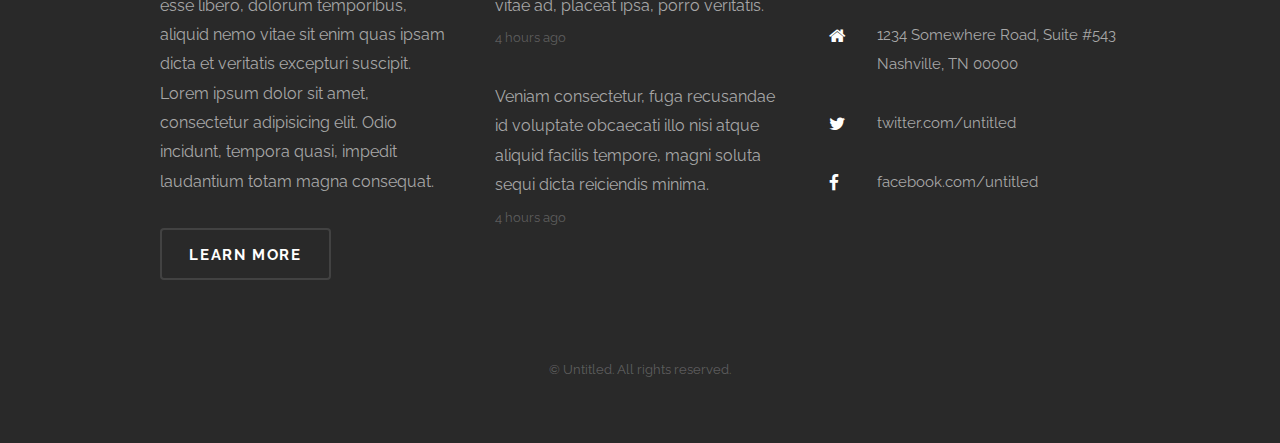
<file: Documents/darcybnb/left-sidebar.html>
<!DOCTYPE html>
<!--
	Gravity by Pixelarity
	pixelarity.com | hello@pixelarity.com
	License: pixelarity.com/license
-->
<html>
	<head>
		<title>Untitled</title>
		<meta charset="utf-8" />
		<meta name="viewport" content="width=device-width, initial-scale=1" />
		<!--[if lte IE 8]><script src="assets/js/ie/html5shiv.js"></script><![endif]-->
		<link rel="stylesheet" href="assets/css/main.css" />
		<!--[if lte IE 8]><link rel="stylesheet" href="assets/css/ie8.css" /><![endif]-->
	</head>
	<body>

		<!-- Header -->
			<div id="header">
				<h1 id="logo"><a href="index.html">Gravity</a></h1>
				<nav id="nav">
					<ul>
						<li><a href="index.html">Home</a></li>
						<li>
							<a href="#">Layouts</a>
							<ul>
								<li><a href="left-sidebar.html">Left Sidebar</a></li>
								<li><a href="right-sidebar.html">Right Sidebar</a></li>
								<li><a href="no-sidebar.html">No Sidebar</a></li>
								<li>
									<a href="#">Submenu</a>
									<ul>
										<li><a href="#">Option 1</a></li>
										<li><a href="#">Option 2</a></li>
										<li><a href="#">Option 3</a></li>
										<li><a href="#">Option 4</a></li>
									</ul>
								</li>
							</ul>
						</li>
						<li><a href="elements.html">Elements</a></li>
						<li><a href="#" class="button alt">Sign up</a></li>
					</ul>
				</nav>
			</div>

		<!-- Main -->
			<section id="main">
				<div class="container">
					<header class="major">
						<h2>Left Sidebar</h2>
						<p>Lorem ipsum dolor sit amet nullam id egestas urna aliquam</p>
					</header>
					<div class="row 200%">
						<div class="4u 12u$(medium)">

							<!-- Sidebar -->
								<section id="sidebar">
									<section>
										<h3>Magna Feugiat</h3>
										<p>Sed tristique purus vitae volutpat commodo suscipit amet sed nibh. Proin a ullamcorper sed blandit. Sed tristique purus vitae volutpat commodo suscipit ullamcorper commodo suscipit amet sed nibh. Proin a ullamcorper sed blandit..</p>
										<footer>
											<ul class="actions">
												<li><a href="#" class="button small alt">Learn More</a></li>
											</ul>
										</footer>
									</section>
									<hr />
									<section>
										<a href="#" class="image fit"><img src="images/pic04.jpg" alt="" /></a>
										<h3>Amet Lorem Tempus</h3>
										<p>Sed tristique purus vitae volutpat commodo suscipit amet sed nibh. Proin a ullamcorper sed blandit. Sed tristique purus vitae volutpat commodo suscipit ullamcorper sed blandit lorem ipsum dolore.</p>
										<footer>
											<ul class="actions">
												<li><a href="#" class="button small alt">Learn More</a></li>
											</ul>
										</footer>
									</section>
								</section>

						</div>
						<div class="8u$ 12u$(medium) important(medium)">

							<!-- Content -->
								<section id="content">
									<a href="#" class="image fit"><img src="images/pic03.jpg" alt="" /></a>
									<h3>Dolore Amet Consequat</h3>
									<p>Aliquam massa urna, imperdiet sit amet mi non, bibendum euismod est. Curabitur mi justo, tincidunt vel eros ullamcorper, porta cursus justo. Cras vel neque eros. Vestibulum diam quam, mollis at magna consectetur non, malesuada quis augue. Morbi tincidunt pretium interdum est. Curabitur mi justo, tincidunt vel eros ullamcorper, porta cursus justo. Cras vel neque eros. Vestibulum diam.</p>
									<p>Vestibulum diam quam, mollis at consectetur non, malesuada quis augue. Morbi tincidunt pretium interdum. Morbi mattis elementum orci, nec dictum porta cursus justo. Quisque ultricies lorem in ligula condimentum, et egestas turpis sagittis. Cras ac nunc urna. Nullam eget lobortis purus. Phasellus vitae tortor non est placerat tristique.</p>
									<h3>Sed Magna Ornare</h3>
									<p>In vestibulum massa quis arcu lobortis tempus. Nam pretium arcu in odio vulputate luctus. Suspendisse euismod lorem eget lacinia fringilla. Sed sed felis justo. Nunc sodales elit in laoreet aliquam. Nam gravida, nisl sit amet iaculis porttitor, risus nisi rutrum metus.</p>
									<ul>
										<li>Faucibus orci lobortis ac adipiscing integer.</li>
										<li>Col accumsan arcu mi aliquet placerat.</li>
										<li>Lobortis vestibulum ut magna tempor massa nascetur.</li>
										<li>Blandit massa non blandit tempor interdum.</li>
										<li>Lacinia mattis arcu nascetur lobortis.</li>
									</ul>
								</section>

						</div>
					</div>
				</div>
			</section>

		<!-- Footer -->
			<div id="footer">
				<div class="container">
					<div class="row 200% uniform">
						<section class="4u 12u$(medium) 12u$(small)">
							<header class="major">
								<h3>About</h3>
							</header>
							<p>Lorem ipsum dolor sit amet, consectetur adipisicing elit. Soluta aliquam eius dolorem quod deserunt esse libero, dolorum temporibus, aliquid nemo vitae sit enim quas ipsam dicta et veritatis excepturi suscipit. Lorem ipsum dolor sit amet, consectetur adipisicing elit. Odio incidunt, tempora quasi, impedit laudantium totam magna consequat.</p>
							<ul class="actions">
								<li><a href="#" class="button alt">Learn more</a></li>
							</ul>
						</section>
						<section class="4u 6u(medium) 12u$(small)">
							<header class="major">
								<h3>Recent News</h3>
							</header>
							<ul class="updates">
								<li>
									<p>
										<a href="#">Lorem ipsum dolor sit amet, consectetur adipisicing elit. Quibusdam voluptatem voluptas provident illum vitae ad, placeat ipsa, porro veritatis.</a>
									</p>
									<span class="timestamp">4 hours ago</span>
								</li>
								<li>
									<p>
										<a href="#">Veniam consectetur, fuga recusandae id voluptate obcaecati illo nisi atque aliquid facilis tempore, magni soluta sequi dicta reiciendis minima.</a>
									</p>
									<span class="timestamp">4 hours ago</span>
								</li>
							</ul>
						</section>
						<section class="4u$ 6u$(medium) 12u$(small)">
							<header class="major">
								<h3>Contact</h3>
							</header>
							<ul class="labeled-icons">
								<li>
									<h4 class="icon fa-envelope"><span class="label">Email</span></h4>
									<a href="#">someone@untitled.tld</a>
								</li>
								<li>
									<h4 class="icon fa-phone"><span class="label">Phone</span></h4>
									(000) 000-0000 x12345
								</li>
								<li>
									<h4 class="icon fa-home"><span class="label">Address</span></h4>
									1234 Somewhere Road, Suite #543<br>Nashville, TN 00000
								</li>
								<li>
									<h4 class="icon fa-twitter"><span class="label">Twitter</span></h4>
									<a href="#">twitter.com/untitled</a>
								</li>
								<li>
									<h4 class="icon fa-facebook"><span class="label">Facebook</span></h4>
									<a href="#">facebook.com/untitled</a>
								</li>
							</ul>
						</section>
					</div>
				</div>
				<div class="copyright">
					&copy; Untitled. All rights reserved.
				</div>
			</div>

		<!-- Scripts -->
			<script src="assets/js/jquery.min.js"></script>
			<script src="assets/js/skel.min.js"></script>
			<script src="assets/js/jquery.dropotron.min.js"></script>
			<script src="assets/js/jquery.onvisible.min.js"></script>
			<script src="assets/js/jquery.poptrox.min.js"></script>
			<script src="assets/js/util.js"></script>
			<!--[if lte IE 8]><script src="assets/js/ie/respond.min.js"></script><![endif]-->
			<script src="assets/js/main.js"></script>

	</body>
</html>
</file>
<file: assets/css/ie8.css>
/*
	Miniport by HTML5 UP
	html5up.net | @ajlkn
	Free for personal and commercial use under the CCA 3.0 license (html5up.net/license)
*/

/* Basic */

	form input[type=text],
	form input[type=password],
	form select,
	form textarea {
		position: relative;
		-ms-behavior: url("assets/js/ie/PIE.htc");
	}

	input[type="button"],
	input[type="submit"],
	input[type="reset"],
	button,
	.button {
		position: relative;
		-ms-behavior: url("assets/js/ie/PIE.htc");
	}

/* Section/Article */

	section > .last-child,
	article > .last-child,
	section.last-child,
	article.last-child {
		margin-bottom: 0;
	}

/* Box */

	.box {
		border: solid 1px #ddd;
	}

/* List */

	ul.social li a {
		position: relative;
		top: 0 !important;
		overflow: hidden;
		-ms-behavior: url("assets/js/ie/PIE.htc");
	}

		ul.social li a:before {
			background: none;
		}

/* Wrappers */

	.wrapper {
		border-top: solid 1px #ddd;
	}

/* Nav */

	#nav a {
		position: relative;
		-ms-behavior: url("assets/js/ie/PIE.htc");
	}

/* Articles */

	#top .image {
		position: relative;
		-ms-behavior: url("assets/js/ie/PIE.htc");
	}

		#top .image img {
			position: relative;
			-ms-behavior: url("assets/js/ie/PIE.htc");
		}
</file>
<file: assets/css/ie9.css>
/*
	Miniport by HTML5 UP
	html5up.net | @ajlkn
	Free for personal and commercial use under the CCA 3.0 license (html5up.net/license)
*/

/* Button */

	input[type="button"],
	input[type="submit"],
	input[type="reset"],
	button,
	.button {
		background-image: url("images/ie/grad0-20.svg");
	}

/* List */

	ul.social li a:before {
		background-image: url("images/ie/grad0-20.svg");
	}
</file>
<file: Documents/benmbrew/assets/css/ie9.css>
/*
	Hyperspace by HTML5 UP
	html5up.net | @ajlkn
	Free for personal and commercial use under the CCA 3.0 license (html5up.net/license)
*/

/* Type */

	h1.major:after {
		background: #b74e91;
	}

/* Wrapper */

	.wrapper.fullscreen {
		min-height: 0;
		padding-bottom: 6em;
		padding-top: 6em;
	}

		body.is-ie .wrapper.fullscreen {
			height: auto;
		}

/* Spotlights */

	.spotlights > section {
		padding-left: 20em;
		position: relative;
	}

		.spotlights > section > .image {
			height: 100%;
			left: 0;
			position: absolute;
			top: 0;
			width: 20em;
		}

		.spotlights > section > .content {
			width: 100%;
		}

/* Features */

	.features:after {
		clear: both;
		content: '';
		display: block;
	}

	.features section {
		float: left;
	}

/* Split */

	.split:after {
		clear: both;
		content: '';
		display: block;
	}

	.split > * {
		float: left;
	}

/* Sidebar */

	#sidebar nav a:after {
		background-color: #b74e91;
	}

/* Header */

	#header:after {
		clear: both;
		content: '';
		display: block;
	}

	#header > .title {
		float: left;
	}

	#header > nav {
		float: right;
	}
</file>
<file: Documents/benmbrew/assets/css/ie8.css>
/*
	Hyperspace by HTML5 UP
	html5up.net | @ajlkn
	Free for personal and commercial use under the CCA 3.0 license (html5up.net/license)
*/

/* Type */

	body, input, select, textarea {
		color: #ffffff;
	}

/* Button */

	input[type="submit"],
	input[type="reset"],
	input[type="button"],
	button,
	.button {
		position: relative;
	}

		input[type="submit"]:after,
		input[type="reset"]:after,
		input[type="button"]:after,
		button:after,
		.button:after {
			display: none;
		}

/* Features */

	.features {
		border: solid 1px;
	}

/* Form */

	input[type="text"],
	input[type="password"],
	input[type="email"],
	input[type="tel"],
	select,
	textarea {
		background: transparent;
		border: solid 1px;
	}

/* Split */

	.split.style1 > :first-child {
		padding-right: 2em;
		width: 70%;
	}
</file>
<file: Documents/darcybnb/assets/css/ie8.css>
/*
	Gravity by Pixelarity
	pixelarity.com | hello@pixelarity.com
	License: pixelarity.com/license
*/

/* Basic */

	hr {
		border-bottom: solid 1px #ddd;
	}

	blockquote {
		border-left: solid 4px #ddd;
	}

	code {
		border: solid 1px #ddd;
		position: relative;
		-ms-behavior: url("assets/js/ie/PIE.htc");
	}

/* Form */

	input[type="text"],
	input[type="password"],
	input[type="email"],
	select,
	textarea {
		border: solid 1px #ddd;
		position: relative;
		-ms-behavior: url("assets/js/ie/PIE.htc");
	}

	input[type="text"],
	input[type="password"],
	input[type="email"] {
		line-height: 2.75em;
	}

	input[type="checkbox"],
	input[type="radio"] {
		font-size: 3em;
	}

		input[type="checkbox"] + label:before,
		input[type="radio"] + label:before {
			display: none;
		}

/* Box */

	.box {
		border: solid 1px #ddd;
		position: relative;
		-ms-behavior: url("assets/js/ie/PIE.htc");
	}

/* Image */

	.image {
		position: relative;
		-ms-behavior: url("assets/js/ie/PIE.htc");
	}

		.image img {
			position: relative;
			-ms-behavior: url("assets/js/ie/PIE.htc");
		}

/* List */

	ul.alt li {
		border-top: solid 1px #ddd;
	}

		ul.alt li:first-child {
			border-top: 0;
		}

/* Table */

	table tbody tr {
		border: solid 1px #ddd;
	}

	table thead {
		border-bottom: solid 2px #ddd;
	}

	table tfoot {
		border-top: solid 2px #ddd;
	}

	table.alt tbody tr td {
		border: solid 1px #ddd;
	}

/* Button */

	input[type="submit"],
	input[type="reset"],
	input[type="button"],
	.button {
		position: relative;
		-ms-behavior: url("assets/js/ie/PIE.htc");
	}

		input[type="submit"].alt,
		input[type="reset"].alt,
		input[type="button"].alt,
		.button.alt {
			border: solid 2px #ddd;
		}

/* Feature */

	.feature {
		border-top: solid 1px #ddd;
	}

/* Wrapper */

	.wrapper.style1 + .wrapper.style1 {
		border-top: 1px solid #ddd;
	}

/* Header */

	#header {
		border-bottom: solid 1px #ddd;
	}

	.dropotron {
		border: solid 1px #ddd;
		box-shadow: none !important;
		margin-top: 0 !important;
		-ms-behavior: url("assets/js/ie/PIE.htc");
	}

		.dropotron.level-0:before {
			display: none;
		}

/* Banner */

	#banner {
		background-image: url("../../images/banner.jpg");
		background-size: cover;
		position: relative;
		-ms-behavior: url("assets/js/ie/backgroundsize.min.htc");
	}

		#banner:before {
			content: '';
			display: block;
			position: absolute;
			left: 0;
			top: 0;
			width: 100%;
			height: 100%;
			background: url("images/overlay.png");
		}

		#banner > * {
			position: relative;
			z-index: 1;
		}

/* Footer */

	#footer .button.alt {
		border-color: #777;
	}

	#footer .copyright li {
		border-left: solid 1px #ddd;
	}
</file>
<file: assets/css/main.css>
@import url("https://fonts.googleapis.com/css?family=Open+Sans:300,300italic,600,600italic,700");
@import url("font-awesome.min.css");

/*
	Miniport by HTML5 UP
	html5up.net | @ajlkn
	Free for personal and commercial use under the CCA 3.0 license (html5up.net/license)
*/

/* Reset */

	html, body, div, span, applet, object, iframe, h1, h2, h3, h4, h5, h6, p, blockquote, pre, a, abbr, acronym, address, big, cite, code, del, dfn, em, img, ins, kbd, q, s, samp, small, strike, strong, sub, sup, tt, var, b, u, i, center, dl, dt, dd, ol, ul, li, fieldset, form, label, legend, table, caption, tbody, tfoot, thead, tr, th, td, article, aside, canvas, details, embed, figure, figcaption, footer, header, hgroup, menu, nav, output, ruby, section, summary, time, mark, audio, video {
		margin: 0;
		padding: 0;
		border: 0;
		font-size: 100%;
		font: inherit;
		vertical-align: baseline;
	}

	article, aside, details, figcaption, figure, footer, header, hgroup, menu, nav, section {
		display: block;
	}

	body {
		line-height: 1;
	}

	ol, ul {
		list-style: none;
	}

	blockquote, q {
		quotes: none;
	}

	blockquote:before, blockquote:after, q:before, q:after {
		content: '';
		content: none;
	}

	table {
		border-collapse: collapse;
		border-spacing: 0;
	}

	body {
		-webkit-text-size-adjust: none;
	}

/* Box Model */

	*, *:before, *:after {
		-moz-box-sizing: border-box;
		-webkit-box-sizing: border-box;
		box-sizing: border-box;
	}

/* Containers */

	.container {
		margin-left: auto;
		margin-right: auto;
	}

	.container.\31 25\25 {
		width: 100%;
		max-width: 1200px;
		min-width: 960px;
	}

	.container.\37 5\25 {
		width: 720px;
	}

	.container.\35 0\25 {
		width: 480px;
	}

	.container.\32 5\25 {
		width: 240px;
	}

	.container {
		width: 960px;
	}

	@media screen and (min-width: 737px) {

		.container.\31 25\25 {
			width: 100%;
			max-width: 1500px;
			min-width: 1200px;
		}

		.container.\37 5\25 {
			width: 900px;
		}

		.container.\35 0\25 {
			width: 600px;
		}

		.container.\32 5\25 {
			width: 300px;
		}

		.container {
			width: 1200px;
		}

	}

	@media screen and (min-width: 737px) and (max-width: 1200px) {

		.container.\31 25\25 {
			width: 100%;
			max-width: 1200px;
			min-width: 960px;
		}

		.container.\37 5\25 {
			width: 720px;
		}

		.container.\35 0\25 {
			width: 480px;
		}

		.container.\32 5\25 {
			width: 240px;
		}

		.container {
			width: 960px;
		}

	}

	@media screen and (max-width: 736px) {

		.container.\31 25\25 {
			width: 100%;
		}

		.container.\37 5\25 {
			width: 75%;
		}

		.container.\35 0\25 {
			width: 50%;
		}

		.container.\32 5\25 {
			width: 25%;
		}

		.container {
			width: 100% !important;
		}

	}

/* Grid */

	.row {
		border-bottom: solid 1px transparent;
		-moz-box-sizing: border-box;
		-webkit-box-sizing: border-box;
		box-sizing: border-box;
	}

	.row > * {
		float: left;
		-moz-box-sizing: border-box;
		-webkit-box-sizing: border-box;
		box-sizing: border-box;
	}

	.row:after, .row:before {
		content: '';
		display: block;
		clear: both;
		height: 0;
	}

	.row.uniform > * > :first-child {
		margin-top: 0;
	}

	.row.uniform > * > :last-child {
		margin-bottom: 0;
	}

	.row.\30 \25 > * {
		padding: 0 0 0 0px;
	}

	.row.\30 \25 {
		margin: 0 0 -1px 0px;
	}

	.row.uniform.\30 \25 > * {
		padding: 0px 0 0 0px;
	}

	.row.uniform.\30 \25 {
		margin: 0px 0 -1px 0px;
	}

	.row > * {
		padding: 0 0 0 40px;
	}

	.row {
		margin: 0 0 -1px -40px;
	}

	.row.uniform > * {
		padding: 40px 0 0 40px;
	}

	.row.uniform {
		margin: -40px 0 -1px -40px;
	}

	.row.\32 00\25 > * {
		padding: 0 0 0 80px;
	}

	.row.\32 00\25 {
		margin: 0 0 -1px -80px;
	}

	.row.uniform.\32 00\25 > * {
		padding: 80px 0 0 80px;
	}

	.row.uniform.\32 00\25 {
		margin: -80px 0 -1px -80px;
	}

	.row.\31 50\25 > * {
		padding: 0 0 0 60px;
	}

	.row.\31 50\25 {
		margin: 0 0 -1px -60px;
	}

	.row.uniform.\31 50\25 > * {
		padding: 60px 0 0 60px;
	}

	.row.uniform.\31 50\25 {
		margin: -60px 0 -1px -60px;
	}

	.row.\35 0\25 > * {
		padding: 0 0 0 20px;
	}

	.row.\35 0\25 {
		margin: 0 0 -1px -20px;
	}

	.row.uniform.\35 0\25 > * {
		padding: 20px 0 0 20px;
	}

	.row.uniform.\35 0\25 {
		margin: -20px 0 -1px -20px;
	}

	.row.\32 5\25 > * {
		padding: 0 0 0 10px;
	}

	.row.\32 5\25 {
		margin: 0 0 -1px -10px;
	}

	.row.uniform.\32 5\25 > * {
		padding: 10px 0 0 10px;
	}

	.row.uniform.\32 5\25 {
		margin: -10px 0 -1px -10px;
	}

	.\31 2u, .\31 2u\24 {
		width: 100%;
		clear: none;
		margin-left: 0;
	}

	.\31 1u, .\31 1u\24 {
		width: 91.6666666667%;
		clear: none;
		margin-left: 0;
	}

	.\31 0u, .\31 0u\24 {
		width: 83.3333333333%;
		clear: none;
		margin-left: 0;
	}

	.\39 u, .\39 u\24 {
		width: 75%;
		clear: none;
		margin-left: 0;
	}

	.\38 u, .\38 u\24 {
		width: 66.6666666667%;
		clear: none;
		margin-left: 0;
	}

	.\37 u, .\37 u\24 {
		width: 58.3333333333%;
		clear: none;
		margin-left: 0;
	}

	.\36 u, .\36 u\24 {
		width: 50%;
		clear: none;
		margin-left: 0;
	}

	.\35 u, .\35 u\24 {
		width: 41.6666666667%;
		clear: none;
		margin-left: 0;
	}

	.\34 u, .\34 u\24 {
		width: 33.3333333333%;
		clear: none;
		margin-left: 0;
	}

	.\33 u, .\33 u\24 {
		width: 25%;
		clear: none;
		margin-left: 0;
	}

	.\32 u, .\32 u\24 {
		width: 16.6666666667%;
		clear: none;
		margin-left: 0;
	}

	.\31 u, .\31 u\24 {
		width: 8.3333333333%;
		clear: none;
		margin-left: 0;
	}

	.\31 2u\24 + *,
	.\31 1u\24 + *,
	.\31 0u\24 + *,
	.\39 u\24 + *,
	.\38 u\24 + *,
	.\37 u\24 + *,
	.\36 u\24 + *,
	.\35 u\24 + *,
	.\34 u\24 + *,
	.\33 u\24 + *,
	.\32 u\24 + *,
	.\31 u\24 + * {
		clear: left;
	}

	.\-11u {
		margin-left: 91.66667%;
	}

	.\-10u {
		margin-left: 83.33333%;
	}

	.\-9u {
		margin-left: 75%;
	}

	.\-8u {
		margin-left: 66.66667%;
	}

	.\-7u {
		margin-left: 58.33333%;
	}

	.\-6u {
		margin-left: 50%;
	}

	.\-5u {
		margin-left: 41.66667%;
	}

	.\-4u {
		margin-left: 33.33333%;
	}

	.\-3u {
		margin-left: 25%;
	}

	.\-2u {
		margin-left: 16.66667%;
	}

	.\-1u {
		margin-left: 8.33333%;
	}

	@media screen and (min-width: 737px) {

		.row > * {
			padding: 25px 0 0 25px;
		}

		.row {
			margin: -25px 0 -1px -25px;
		}

		.row.uniform > * {
			padding: 25px 0 0 25px;
		}

		.row.uniform {
			margin: -25px 0 -1px -25px;
		}

		.row.\32 00\25 > * {
			padding: 50px 0 0 50px;
		}

		.row.\32 00\25 {
			margin: -50px 0 -1px -50px;
		}

		.row.uniform.\32 00\25 > * {
			padding: 50px 0 0 50px;
		}

		.row.uniform.\32 00\25 {
			margin: -50px 0 -1px -50px;
		}

		.row.\31 50\25 > * {
			padding: 37.5px 0 0 37.5px;
		}

		.row.\31 50\25 {
			margin: -37.5px 0 -1px -37.5px;
		}

		.row.uniform.\31 50\25 > * {
			padding: 37.5px 0 0 37.5px;
		}

		.row.uniform.\31 50\25 {
			margin: -37.5px 0 -1px -37.5px;
		}

		.row.\35 0\25 > * {
			padding: 12.5px 0 0 12.5px;
		}

		.row.\35 0\25 {
			margin: -12.5px 0 -1px -12.5px;
		}

		.row.uniform.\35 0\25 > * {
			padding: 12.5px 0 0 12.5px;
		}

		.row.uniform.\35 0\25 {
			margin: -12.5px 0 -1px -12.5px;
		}

		.row.\32 5\25 > * {
			padding: 6.25px 0 0 6.25px;
		}

		.row.\32 5\25 {
			margin: -6.25px 0 -1px -6.25px;
		}

		.row.uniform.\32 5\25 > * {
			padding: 6.25px 0 0 6.25px;
		}

		.row.uniform.\32 5\25 {
			margin: -6.25px 0 -1px -6.25px;
		}

		.\31 2u\28desktop\29, .\31 2u\24\28desktop\29 {
			width: 100%;
			clear: none;
			margin-left: 0;
		}

		.\31 1u\28desktop\29, .\31 1u\24\28desktop\29 {
			width: 91.6666666667%;
			clear: none;
			margin-left: 0;
		}

		.\31 0u\28desktop\29, .\31 0u\24\28desktop\29 {
			width: 83.3333333333%;
			clear: none;
			margin-left: 0;
		}

		.\39 u\28desktop\29, .\39 u\24\28desktop\29 {
			width: 75%;
			clear: none;
			margin-left: 0;
		}

		.\38 u\28desktop\29, .\38 u\24\28desktop\29 {
			width: 66.6666666667%;
			clear: none;
			margin-left: 0;
		}

		.\37 u\28desktop\29, .\37 u\24\28desktop\29 {
			width: 58.3333333333%;
			clear: none;
			margin-left: 0;
		}

		.\36 u\28desktop\29, .\36 u\24\28desktop\29 {
			width: 50%;
			clear: none;
			margin-left: 0;
		}

		.\35 u\28desktop\29, .\35 u\24\28desktop\29 {
			width: 41.6666666667%;
			clear: none;
			margin-left: 0;
		}

		.\34 u\28desktop\29, .\34 u\24\28desktop\29 {
			width: 33.3333333333%;
			clear: none;
			margin-left: 0;
		}

		.\33 u\28desktop\29, .\33 u\24\28desktop\29 {
			width: 25%;
			clear: none;
			margin-left: 0;
		}

		.\32 u\28desktop\29, .\32 u\24\28desktop\29 {
			width: 16.6666666667%;
			clear: none;
			margin-left: 0;
		}

		.\31 u\28desktop\29, .\31 u\24\28desktop\29 {
			width: 8.3333333333%;
			clear: none;
			margin-left: 0;
		}

		.\31 2u\24\28desktop\29 + *,
		.\31 1u\24\28desktop\29 + *,
		.\31 0u\24\28desktop\29 + *,
		.\39 u\24\28desktop\29 + *,
		.\38 u\24\28desktop\29 + *,
		.\37 u\24\28desktop\29 + *,
		.\36 u\24\28desktop\29 + *,
		.\35 u\24\28desktop\29 + *,
		.\34 u\24\28desktop\29 + *,
		.\33 u\24\28desktop\29 + *,
		.\32 u\24\28desktop\29 + *,
		.\31 u\24\28desktop\29 + * {
			clear: left;
		}

		.\-11u\28desktop\29 {
			margin-left: 91.66667%;
		}

		.\-10u\28desktop\29 {
			margin-left: 83.33333%;
		}

		.\-9u\28desktop\29 {
			margin-left: 75%;
		}

		.\-8u\28desktop\29 {
			margin-left: 66.66667%;
		}

		.\-7u\28desktop\29 {
			margin-left: 58.33333%;
		}

		.\-6u\28desktop\29 {
			margin-left: 50%;
		}

		.\-5u\28desktop\29 {
			margin-left: 41.66667%;
		}

		.\-4u\28desktop\29 {
			margin-left: 33.33333%;
		}

		.\-3u\28desktop\29 {
			margin-left: 25%;
		}

		.\-2u\28desktop\29 {
			margin-left: 16.66667%;
		}

		.\-1u\28desktop\29 {
			margin-left: 8.33333%;
		}

	}

	@media screen and (min-width: 737px) and (max-width: 1200px) {

		.row > * {
			padding: 25px 0 0 25px;
		}

		.row {
			margin: -25px 0 -1px -25px;
		}

		.row.uniform > * {
			padding: 25px 0 0 25px;
		}

		.row.uniform {
			margin: -25px 0 -1px -25px;
		}

		.row.\32 00\25 > * {
			padding: 50px 0 0 50px;
		}

		.row.\32 00\25 {
			margin: -50px 0 -1px -50px;
		}

		.row.uniform.\32 00\25 > * {
			padding: 50px 0 0 50px;
		}

		.row.uniform.\32 00\25 {
			margin: -50px 0 -1px -50px;
		}

		.row.\31 50\25 > * {
			padding: 37.5px 0 0 37.5px;
		}

		.row.\31 50\25 {
			margin: -37.5px 0 -1px -37.5px;
		}

		.row.uniform.\31 50\25 > * {
			padding: 37.5px 0 0 37.5px;
		}

		.row.uniform.\31 50\25 {
			margin: -37.5px 0 -1px -37.5px;
		}

		.row.\35 0\25 > * {
			padding: 12.5px 0 0 12.5px;
		}

		.row.\35 0\25 {
			margin: -12.5px 0 -1px -12.5px;
		}

		.row.uniform.\35 0\25 > * {
			padding: 12.5px 0 0 12.5px;
		}

		.row.uniform.\35 0\25 {
			margin: -12.5px 0 -1px -12.5px;
		}

		.row.\32 5\25 > * {
			padding: 6.25px 0 0 6.25px;
		}

		.row.\32 5\25 {
			margin: -6.25px 0 -1px -6.25px;
		}

		.row.uniform.\32 5\25 > * {
			padding: 6.25px 0 0 6.25px;
		}

		.row.uniform.\32 5\25 {
			margin: -6.25px 0 -1px -6.25px;
		}

		.\31 2u\28tablet\29, .\31 2u\24\28tablet\29 {
			width: 100%;
			clear: none;
			margin-left: 0;
		}

		.\31 1u\28tablet\29, .\31 1u\24\28tablet\29 {
			width: 91.6666666667%;
			clear: none;
			margin-left: 0;
		}

		.\31 0u\28tablet\29, .\31 0u\24\28tablet\29 {
			width: 83.3333333333%;
			clear: none;
			margin-left: 0;
		}

		.\39 u\28tablet\29, .\39 u\24\28tablet\29 {
			width: 75%;
			clear: none;
			margin-left: 0;
		}

		.\38 u\28tablet\29, .\38 u\24\28tablet\29 {
			width: 66.6666666667%;
			clear: none;
			margin-left: 0;
		}

		.\37 u\28tablet\29, .\37 u\24\28tablet\29 {
			width: 58.3333333333%;
			clear: none;
			margin-left: 0;
		}

		.\36 u\28tablet\29, .\36 u\24\28tablet\29 {
			width: 50%;
			clear: none;
			margin-left: 0;
		}

		.\35 u\28tablet\29, .\35 u\24\28tablet\29 {
			width: 41.6666666667%;
			clear: none;
			margin-left: 0;
		}

		.\34 u\28tablet\29, .\34 u\24\28tablet\29 {
			width: 33.3333333333%;
			clear: none;
			margin-left: 0;
		}

		.\33 u\28tablet\29, .\33 u\24\28tablet\29 {
			width: 25%;
			clear: none;
			margin-left: 0;
		}

		.\32 u\28tablet\29, .\32 u\24\28tablet\29 {
			width: 16.6666666667%;
			clear: none;
			margin-left: 0;
		}

		.\31 u\28tablet\29, .\31 u\24\28tablet\29 {
			width: 8.3333333333%;
			clear: none;
			margin-left: 0;
		}

		.\31 2u\24\28tablet\29 + *,
		.\31 1u\24\28tablet\29 + *,
		.\31 0u\24\28tablet\29 + *,
		.\39 u\24\28tablet\29 + *,
		.\38 u\24\28tablet\29 + *,
		.\37 u\24\28tablet\29 + *,
		.\36 u\24\28tablet\29 + *,
		.\35 u\24\28tablet\29 + *,
		.\34 u\24\28tablet\29 + *,
		.\33 u\24\28tablet\29 + *,
		.\32 u\24\28tablet\29 + *,
		.\31 u\24\28tablet\29 + * {
			clear: left;
		}

		.\-11u\28tablet\29 {
			margin-left: 91.66667%;
		}

		.\-10u\28tablet\29 {
			margin-left: 83.33333%;
		}

		.\-9u\28tablet\29 {
			margin-left: 75%;
		}

		.\-8u\28tablet\29 {
			margin-left: 66.66667%;
		}

		.\-7u\28tablet\29 {
			margin-left: 58.33333%;
		}

		.\-6u\28tablet\29 {
			margin-left: 50%;
		}

		.\-5u\28tablet\29 {
			margin-left: 41.66667%;
		}

		.\-4u\28tablet\29 {
			margin-left: 33.33333%;
		}

		.\-3u\28tablet\29 {
			margin-left: 25%;
		}

		.\-2u\28tablet\29 {
			margin-left: 16.66667%;
		}

		.\-1u\28tablet\29 {
			margin-left: 8.33333%;
		}

	}

	@media screen and (max-width: 736px) {

		.row > * {
			padding: 15px 0 0 15px;
		}

		.row {
			margin: -15px 0 -1px -15px;
		}

		.row.uniform > * {
			padding: 15px 0 0 15px;
		}

		.row.uniform {
			margin: -15px 0 -1px -15px;
		}

		.row.\32 00\25 > * {
			padding: 30px 0 0 30px;
		}

		.row.\32 00\25 {
			margin: -30px 0 -1px -30px;
		}

		.row.uniform.\32 00\25 > * {
			padding: 30px 0 0 30px;
		}

		.row.uniform.\32 00\25 {
			margin: -30px 0 -1px -30px;
		}

		.row.\31 50\25 > * {
			padding: 22.5px 0 0 22.5px;
		}

		.row.\31 50\25 {
			margin: -22.5px 0 -1px -22.5px;
		}

		.row.uniform.\31 50\25 > * {
			padding: 22.5px 0 0 22.5px;
		}

		.row.uniform.\31 50\25 {
			margin: -22.5px 0 -1px -22.5px;
		}

		.row.\35 0\25 > * {
			padding: 7.5px 0 0 7.5px;
		}

		.row.\35 0\25 {
			margin: -7.5px 0 -1px -7.5px;
		}

		.row.uniform.\35 0\25 > * {
			padding: 7.5px 0 0 7.5px;
		}

		.row.uniform.\35 0\25 {
			margin: -7.5px 0 -1px -7.5px;
		}

		.row.\32 5\25 > * {
			padding: 3.75px 0 0 3.75px;
		}

		.row.\32 5\25 {
			margin: -3.75px 0 -1px -3.75px;
		}

		.row.uniform.\32 5\25 > * {
			padding: 3.75px 0 0 3.75px;
		}

		.row.uniform.\32 5\25 {
			margin: -3.75px 0 -1px -3.75px;
		}

		.\31 2u\28mobile\29, .\31 2u\24\28mobile\29 {
			width: 100%;
			clear: none;
			margin-left: 0;
		}

		.\31 1u\28mobile\29, .\31 1u\24\28mobile\29 {
			width: 91.6666666667%;
			clear: none;
			margin-left: 0;
		}

		.\31 0u\28mobile\29, .\31 0u\24\28mobile\29 {
			width: 83.3333333333%;
			clear: none;
			margin-left: 0;
		}

		.\39 u\28mobile\29, .\39 u\24\28mobile\29 {
			width: 75%;
			clear: none;
			margin-left: 0;
		}

		.\38 u\28mobile\29, .\38 u\24\28mobile\29 {
			width: 66.6666666667%;
			clear: none;
			margin-left: 0;
		}

		.\37 u\28mobile\29, .\37 u\24\28mobile\29 {
			width: 58.3333333333%;
			clear: none;
			margin-left: 0;
		}

		.\36 u\28mobile\29, .\36 u\24\28mobile\29 {
			width: 50%;
			clear: none;
			margin-left: 0;
		}

		.\35 u\28mobile\29, .\35 u\24\28mobile\29 {
			width: 41.6666666667%;
			clear: none;
			margin-left: 0;
		}

		.\34 u\28mobile\29, .\34 u\24\28mobile\29 {
			width: 33.3333333333%;
			clear: none;
			margin-left: 0;
		}

		.\33 u\28mobile\29, .\33 u\24\28mobile\29 {
			width: 25%;
			clear: none;
			margin-left: 0;
		}

		.\32 u\28mobile\29, .\32 u\24\28mobile\29 {
			width: 16.6666666667%;
			clear: none;
			margin-left: 0;
		}

		.\31 u\28mobile\29, .\31 u\24\28mobile\29 {
			width: 8.3333333333%;
			clear: none;
			margin-left: 0;
		}

		.\31 2u\24\28mobile\29 + *,
		.\31 1u\24\28mobile\29 + *,
		.\31 0u\24\28mobile\29 + *,
		.\39 u\24\28mobile\29 + *,
		.\38 u\24\28mobile\29 + *,
		.\37 u\24\28mobile\29 + *,
		.\36 u\24\28mobile\29 + *,
		.\35 u\24\28mobile\29 + *,
		.\34 u\24\28mobile\29 + *,
		.\33 u\24\28mobile\29 + *,
		.\32 u\24\28mobile\29 + *,
		.\31 u\24\28mobile\29 + * {
			clear: left;
		}

		.\-11u\28mobile\29 {
			margin-left: 91.66667%;
		}

		.\-10u\28mobile\29 {
			margin-left: 83.33333%;
		}

		.\-9u\28mobile\29 {
			margin-left: 75%;
		}

		.\-8u\28mobile\29 {
			margin-left: 66.66667%;
		}

		.\-7u\28mobile\29 {
			margin-left: 58.33333%;
		}

		.\-6u\28mobile\29 {
			margin-left: 50%;
		}

		.\-5u\28mobile\29 {
			margin-left: 41.66667%;
		}

		.\-4u\28mobile\29 {
			margin-left: 33.33333%;
		}

		.\-3u\28mobile\29 {
			margin-left: 25%;
		}

		.\-2u\28mobile\29 {
			margin-left: 16.66667%;
		}

		.\-1u\28mobile\29 {
			margin-left: 8.33333%;
		}

	}

/* Basic */

	body, input, textarea, select {
		font-family: 'Open Sans', sans-serif;
		line-height: 1.85em;
		color: #888;
		font-weight: 300;
	}

		body.is-loading *, input.is-loading *, textarea.is-loading *, select.is-loading * {
			-moz-transition: none !important;
			-webkit-transition: none !important;
			-ms-transition: none !important;
			transition: none !important;
			-moz-animation: none !important;
			-webkit-animation: none !important;
			-ms-animation: none !important;
			animation: none !important;
		}

	a {
		-moz-transition: color .2s ease-in-out;
		-webkit-transition: color .2s ease-in-out;
		-ms-transition: color .2s ease-in-out;
		transition: color .2s ease-in-out;
		color: #fff;
		text-decoration: underline;
	}

		a:hover {
			color: #fff !important;
		}

		a img {
			border: 0;
		}

	b, strong {
		font-weight: 600;
		color: inherit;
	}

	i, em {
		font-style: italic;
	}

	sub {
		position: relative;
		top: 0.5em;
		font-size: 0.8em;
	}

	sup {
		position: relative;
		top: -0.5em;
		font-size: 0.8em;
	}

	blockquote {
		border-left: solid 0.75em #eee;
		padding: 1em 0 1em 1.5em;
		font-style: italic;
	}

	h1, h2, h3, h4, h5, h6 {
		color: #3e3e3e;
	}

	h1 a, h2 a, h3 a, h4 a, h5 a, h6 a {
		text-decoration: none;
		color: inherit;
	}

	h2, h3, h4, h5, h6 {
		font-weight: 700;
	}

	h1 {
		font-weight: 250;
	}

		h1 strong {
			font-weight: 600;
		}

	em, i {
		font-style: italic;
	}

	br.clear {
		clear: both;
	}

	hr {
		border: 0;
		border-top: solid 1px #444;
		border-top-color: rgba(0, 0, 0, 0.35);
		box-shadow: 0px 1px 0px 0px rgba(255, 255, 255, 0.1);
		height: 1px;
		margin: 3em 0 4em 0;
	}

	p, ul, ol, dl, table {
		margin-bottom: 2em;
        color: #3e3e3e;
	}

/* Tables */

	table {
		width: 100%;
	}

		table.default {
			width: 100%;
		}

			table.default tr {
				border-top: solid 1px #eee;
			}

				table.default tr:first-child {
					border-top: 0;
				}

			table.default td {
				padding: 0.5em 1em 0.5em 1em;
			}

			table.default th {
				text-align: left;
				padding: 0.5em 1em 0.5em 1em;
				font-weight: 600;
				margin: 0 0 1em 0;
			}

			table.default thead {
				background: #4f4f4f;
				color: #fff;
			}

/* Section/Article */

	section, article {
		margin-bottom: 3em;
	}

	section > :last-child,
	article > :last-child,
	section:last-child,
	article:last-child {
		margin-bottom: 0;
	}

/* Image */

	.image {
		display: inline-block;
		position: relative;
	}

		.image img {
			display: block;
			width: 100%;
		}

		.image.fit {
			display: block;
			width: 100%;
		}

		.image.featured {
			display: block;
			width: 100%;
			margin: 0 0 2em 0;
		}

		.image.left {
			float: left;
			margin: 0 2em 2em 0;
		}

		.image.centered {
			display: block;
			margin: 0 0 2em 0;
		}

			.image.centered img {
				margin: 0 auto;
				width: auto;
			}

/* Button */

	input[type="button"],
	button,
	.button {
		-moz-transition: background-color .2s ease-in-out;
		-webkit-transition: background-color .2s ease-in-out;
		-ms-transition: background-color .2s ease-in-out;
		transition: background-color .2s ease-in-out;
		-webkit-appearance: none;
		display: inline-block;
		color: #fff !important;
		text-decoration: none;
		text-align: center;
		background-color: #328cc7;
        width: 60px;
        height: 30px;
        margin: 5px;
	}

		input[type="button"]:hover,
		button:hover,
		.button:hover {
			background-color: #3f3f3f;
			color: #fff !important;
		}

		input[type="button"]:active,
		button:active,
		.button:active {
			background-color: #3BA8D3;
			top: 1px;
		}


/* List */

	ul.default {
		list-style: disc;
		padding-left: 1em;
	}

		ul.default li {
			padding-left: 0.5em;
		}

	ul.social {
		cursor: default;
		margin: 0;
	}

		ul.social li {
			position: relative;
			display: inline-block;
			margin: 0.25em;
			top: 0;
		}

			ul.social li a {
				-moz-transition: top .2s ease-in-out;
				-webkit-transition: top .2s ease-in-out;
				-ms-transition: top .2s ease-in-out;
				transition: top .2s ease-in-out;
				display: block;
				width: 48px;
				height: 48px;
				border-radius: 50%;
				top: 0;
				position: relative;
			}

				ul.social li a:before {
					-moz-transition: background-color .2s ease-in-out;
					-webkit-transition: background-color .2s ease-in-out;
					-ms-transition: background-color .2s ease-in-out;
					transition: background-color .2s ease-in-out;
					background-color: #2d2828;
					border-radius: 50%;
					display: block;
					font-size: 26px;
					height: 48px;
					line-height: 48px;
					text-align: center;
					outline: 0;
					overflow: hidden;
					text-shadow: 1px 1px 0px rgba(255, 255, 255, 0.1);
					width: 48px;
				}

				ul.social li a.fa-twitter {
					background-color: #2DAAE4;
				}

				ul.social li a.fa-facebook {
					background-color: #3C5A98;
				}

				ul.social li a.fa-linkedin {
					background-color: #006599;
				}

				ul.social li a.fa-google {
					background-color: #DA2713;
				}

				ul.social li a.fa-github {
					background-color: #c9510c;
				}

				ul.social li a:hover {
					top: -5px;
				}

					ul.social li a:hover:before {
						background-color: transparent;
					}

	ul.actions li {
		display: inline-block;
		margin: 0 0 0 1em;
	}

		ul.actions li:first-child {
			margin-left: 0;
		}

	ol.default {
		list-style: decimal;
		padding-left: 1.25em;
	}

		ol.default li {
			padding-left: 0.25em;
		}

/* Box */

	.box {
		background: #fff;
		box-shadow: inset 0px 0px 0px 1px rgba(0, 0, 0, 0.15), 0px 2px 3px 0px rgba(0, 0, 0, 0.1);
		text-align: center;
	}

/* Icons */

	.icon {
		text-decoration: none;
	}

		.icon:before {
			display: inline-block;
			font-family: FontAwesome;
			font-size: 1.25em;
			text-decoration: none;
			font-style: normal;
			font-weight: normal;
			line-height: 1;
			-webkit-font-smoothing: antialiased;
			-moz-osx-font-smoothing: grayscale;
		}

		.icon > .label {
			display: none;
		}

		.icon.featured {
			color: #EA8A95;
			display: block;
			margin: 0;
			cursor: default;
		}

			.icon.featured:before {
				font-size: 3em;
			}


/* Wrappers */

	.wrapper {
		background-image: url("images/bg.png");
		box-shadow: inset 0px 1px 0px 0px rgba(0, 0, 0, 0.05), inset 0px 2px 3px 0px rgba(0, 0, 0, 0.1);
	}

		.wrapper.first {
			box-shadow: none;
		}

		.wrapper.style1 {
			background-image: none;
			background-color: #fff;
		}

		.wrapper.style2 {
			background-color: #fafafa;
			text-shadow: 1px 1px 0px #fff;
		}

		.wrapper.style3 {
			background-color: #f4f4f4;
			text-shadow: 1px 1px 0px #fff;
		}

		.wrapper.style4 {
			background-color: #fff;
			color: #282828;
		}

			.wrapper.style4 h1, .wrapper.style4 h2, .wrapper.style4 h3, .wrapper.style4 h4, .wrapper.style4 h5, .wrapper.style4 h6 {
				color: #282828;
			}

/* Nav */

	#nav {
		background-color: #282828;
		text-align: right;
		position: fixed;
		left: 0;
		top: 0;
		width: 100%;
		z-index: 10000;
		cursor: default;
	}

		#nav ul {
			margin-bottom: 0;
		}

		#nav li {
			display: inline-block;
		}

		#nav a {
			position: relative;
			display: block;
			color: #fff;
			text-decoration: none;
			outline: 0;
		}

			#nav a:hover {
				color: #328cc7 !important;
			}

			#nav a.active:before {
				content: '';
				display: block;
				position: absolute;
				bottom: -0.6em;
				left: 50%;
				margin-left: -0.75em;
				border-left: solid 0.75em transparent;
				border-right: solid 0.75em transparent;
				border-top: solid 0.6em #282828;
			}

/* Articles */

	#top .image {
		border-radius: 50%;
	}

		#top .image img {
			border-radius: 50%;
		}

	#top p a {
		color: inherit;
	}

/* Copyright */

	#copyright {
		color: #666;
	}

		#copyright a {
			-moz-transition: color .2s ease-in-out;
			-webkit-transition: color .2s ease-in-out;
			-ms-transition: color .2s ease-in-out;
			transition: color .2s ease-in-out;
			color: inherit;
		}

			#copyright a:hover {
				color: #777;
			}

/* Desktop */

	@media screen and (max-width: 1600px) {

		/* Basic */

			body, input, textarea, select {
				font-size: 13pt;
			}

			h1 {
				font-size: 2em;
				letter-spacing: -0.025em;
			}

			h2 {
				font-size: 1.75em;
				letter-spacing: -0.015em;
			}

			h3 {
				font-size: 1.5em;
				letter-spacing: -0.015em;
			}

			h1, h2, h3, h4, h5, h6 {
				margin: 0 0 0.75em 0;
			}
        

			header {
				margin: 0 0 3em 0;
			}

				header > p {
					font-size: 1.25em;
					margin: 0;
				}

			footer {
				margin: 3em 0 0 0;
			}

				footer > p {
					font-size: 1.25em;
				}

		/* Button */

			input[type="button"],
			button,
			.button {
				font-size: 1em;
			}


		/* Box */

			.box {
				padding: 2em;
			}

				.box.style1 {
					padding: 1em 1em 1em 1em;
                    text-align: left;
                    margin: 10px auto 10px auto;
				}

					.box.style1 h3 {
				        font-size: 16pt;
                        margin-bottom: 0.5em;
					}
        
                    .box.style1 p {
						font-size: 12pt;
					}

				.box.style2 h3 {
					margin-bottom: 0.25em;
                    font-size: 14pt;
				}

				.box.style2 .image {
					position: relative;
					left: 2em;
					top: 2em;
					margin: -4em 0 4em -4em;
					width: auto;
				}

		/* Wrappers */

			.wrapper {
				padding: 8em 0 8em 0;
				text-align: center;
			}

				.wrapper.first {
					padding-top: 12em;
				}

		/* Nav */

			#nav a {
				-moz-transition: background-color .2s ease-in-out;
				-webkit-transition: background-color .2s ease-in-out;
				-ms-transition: background-color .2s ease-in-out;
				transition: background-color .2s ease-in-out;
				padding: 0.2em 1em 0.2em 1em;
				margin: 0.6em 0.2em 0.6em 0.2em;
				font-weight: 600;
				border-radius: 8px;
				color: #fff;
			}

				#nav a:hover {
					background: #383838;
				}

				#nav a:active {
					background: #484848;
				}

		/* Articles */

			#top {
				text-align: left;
			}

				#top .image {
					width: 20em;
					height: 20em;
					margin: 0;
				}

				#top h1 {
					margin-top: 0.35em;
				}

				#top p {
					font-size: 1em;
					line-height: 1.75em;
                    color: #383838;
				}

			#contact footer {
				font-size: 0.9em;
                margin-top: 10em;
                position: absolute;
                left:0;
                right:0;
                margin-left: auto;
                margin-right: auto;
                bottom: 15;
			}

		/* Copyright */

			#copyright {
				font-size: 0.75em;
				line-height: 1em;
			}

				#copyright li {
					display: inline-block;
					border-left: solid 1px rgba(0, 0, 0, 0.5);
					box-shadow: -1px 0px 0px 0px rgba(255, 255, 255, 0.1);
					padding: 0 0 0 1em;
					margin: 0 0 0 1em;
				}

					#copyright li:first-child {
						border: 0;
						box-shadow: none;
						padding-left: 0;
						margin-left: 0;
					}

	}

/* Tablet */

	@media screen (max-width: 1200px) {

		/* Basic */

			body {
				font-size: 11pt;
			}

			input, textarea, select {
				font-size: 11pt;
			}

			header {
				margin: 0 0 4em 0;
			}

		/* Wrappers */

			.wrapper {
				padding: 5em 0 5em 0;
				text-align: center;
			}

				.wrapper.first {
					padding-top: 9em;
				}

				.wrapper.style4 .row-special {
					margin: 2em 0 0 0;
					padding: 1em 0 1em 0;
				}
        
        /* Nav */

			#nav a {
				padding: 0.2em .2em 0.2em .2em;
				margin: 0.6em 0.2em 0.6em 0.2em;
				font-weight: 200;
                font-size: 12pt;
				border-radius: 8px;
				color: #fff;
			}

				#nav a:hover {
					background: #383838;
				}

				#nav a:active {
					background: #484848;
				}


		/* Articles */

			#top .image {
				width: 19.5em;
				height: 19.5em;
				margin: 0;
			}

	}

/* Mobile */

	@media screen and (max-width: 736px) {

		/* Basic */

			body, input, textarea, select {
				line-height: 1.75em;
				font-size: 10pt;
				letter-spacing: 0;
			}

			h1, h2, h3, h4, h5, h6 {
				font-size: 1.25em;
				margin: 0 0 0.4em 0;
			}

			h1 {
				font-size: 1.5em;
				line-height: 1.25em;
			}

			header {
				margin: 0 0 2em 0;
			}

				header > p {
					font-size: 1.25em;
				}

			footer {
				margin: 2.5em 0 0 0;
			}

				footer > p {
					font-size: 1.25em;
				}

			hr {
				margin: 1.5em 0 2em 0;
			}

		/* Section/Article */

			section, article {
				clear: both;
			}

		/* Button */

			input[type="button"],
			button,
			.button {
                height: 20px;
                width: 40px;
				text-align: center;
                font-size: 1em;
			}

		/* List */

			ul.social {
				padding: 1em 0.5em 0 0.5em;
			}

				ul.social li {
					margin: 0.5em 0.5em 0.5em 0.5em;
				}

					ul.social li a {
						top: 0 !important;
					}

						ul.social li a:before {
							background-color: transparent !important;
						}

			ul.actions {
				margin: 0;
			}

				ul.actions li {
					display: block;
					margin: 10px 0 0 0;
				}

					ul.actions li:first-child {
						margin-top: 0;
					}

		/* Box */

			.box {
				padding: 30px 20px 30px 20px;
				margin: 0 0 10px 10px !important;
                
			}

				.box h3 {
					margin-bottom: 0.25em;
				}

				.box .image.centered {
					margin-bottom: 1em;
				}

				.box .image.featured {
					position: relative;
					left: 20px;
					top: 20px;
					margin: -50px 0 50px -40px;
					width: auto;
				}
        
            .box.style1 {
					padding: 2em;
				}
        
            .box.style1 p {
					font-size: 10pt;
				}
        
            .box.style1 h3 {
					font-size: 12pt;
				}
        
            .box.style2 h3 {
					font-size: 12pt;
				}

		/* Wrappers */

			.wrapper {
				padding: 3em 15px 3em 15px;
				text-align: center;
			}

				.wrapper.first {
					padding-top: 5em;
				}

		/* Nav */

			#nav a {
				padding: 0.2em;
                font-size: 10pt;
			}

		/* Articles */

			#top .image {
				width: 70%;
				height: auto;
				margin: 0 auto 1.75em auto;
			}

			#contact footer {
				margin: 0;
                padding-top: 8em;
			}

		/* Copyright */

			#copyright {
				font-size: 1em;
				margin: 0;
			}

				#copyright li {
					display: block;
				}

	}
</file>
<file: Documents/benmbrew/assets/css/main.css>
@import url(font-awesome.min.css);

/*
	Hyperspace by HTML5 UP
	html5up.net | @ajlkn
	Free for personal and commercial use under the CCA 3.0 license (html5up.net/license)
*/

/* Reset */

	html, body, div, span, applet, object, iframe, h1, h2, h3, h4, h5, h6, p, blockquote, pre, a, abbr, acronym, address, big, cite, code, del, dfn, em, img, ins, kbd, q, s, samp, small, strike, strong, sub, sup, tt, var, b, u, i, center, dl, dt, dd, ol, ul, li, fieldset, form, label, legend, table, caption, tbody, tfoot, thead, tr, th, td, article, aside, canvas, details, embed, figure, figcaption, footer, header, hgroup, menu, nav, output, ruby, section, summary, time, mark, audio, video {
		margin: 0;
		padding: 0;
		border: 0;
		font-size: 100%;
		font: inherit;
		vertical-align: baseline;
	}

	article, aside, details, figcaption, figure, footer, header, hgroup, menu, nav, section {
		display: block;
	}

	body {
		line-height: 1;
	}

	ol, ul {
		list-style: none;
	}

	blockquote, q {
		quotes: none;
	}

	blockquote:before, blockquote:after, q:before, q:after {
		content: '';
		content: none;
	}

	table {
		border-collapse: collapse;
		border-spacing: 0;
	}

	body {
		-webkit-text-size-adjust: none;
	}

/* Box Model */

	*, *:before, *:after {
		-moz-box-sizing: border-box;
		-webkit-box-sizing: border-box;
		box-sizing: border-box;
	}

/* Grid */

	.row {
		border-bottom: solid 1px transparent;
		-moz-box-sizing: border-box;
		-webkit-box-sizing: border-box;
		box-sizing: border-box;
	}

	.row > * {
		float: left;
		-moz-box-sizing: border-box;
		-webkit-box-sizing: border-box;
		box-sizing: border-box;
	}

	.row:after, .row:before {
		content: '';
		display: block;
		clear: both;
		height: 0;
	}

	.row.uniform > * > :first-child {
		margin-top: 0;
	}

	.row.uniform > * > :last-child {
		margin-bottom: 0;
	}

	.row.\30 \25 > * {
		padding: 0 0 0 0em;
	}

	.row.\30 \25 {
		margin: 0 0 -1px 0em;
	}

	.row.uniform.\30 \25 > * {
		padding: 0em 0 0 0em;
	}

	.row.uniform.\30 \25 {
		margin: 0em 0 -1px 0em;
	}

	.row > * {
		padding: 0 0 0 1.5em;
	}

	.row {
		margin: 0 0 -1px -1.5em;
	}

	.row.uniform > * {
		padding: 1.5em 0 0 1.5em;
	}

	.row.uniform {
		margin: -1.5em 0 -1px -1.5em;
	}

	.row.\32 00\25 > * {
		padding: 0 0 0 3em;
	}

	.row.\32 00\25 {
		margin: 0 0 -1px -3em;
	}

	.row.uniform.\32 00\25 > * {
		padding: 3em 0 0 3em;
	}

	.row.uniform.\32 00\25 {
		margin: -3em 0 -1px -3em;
	}

	.row.\31 50\25 > * {
		padding: 0 0 0 2.25em;
	}

	.row.\31 50\25 {
		margin: 0 0 -1px -2.25em;
	}

	.row.uniform.\31 50\25 > * {
		padding: 2.25em 0 0 2.25em;
	}

	.row.uniform.\31 50\25 {
		margin: -2.25em 0 -1px -2.25em;
	}

	.row.\35 0\25 > * {
		padding: 0 0 0 0.75em;
	}

	.row.\35 0\25 {
		margin: 0 0 -1px -0.75em;
	}

	.row.uniform.\35 0\25 > * {
		padding: 0.75em 0 0 0.75em;
	}

	.row.uniform.\35 0\25 {
		margin: -0.75em 0 -1px -0.75em;
	}

	.row.\32 5\25 > * {
		padding: 0 0 0 0.375em;
	}

	.row.\32 5\25 {
		margin: 0 0 -1px -0.375em;
	}

	.row.uniform.\32 5\25 > * {
		padding: 0.375em 0 0 0.375em;
	}

	.row.uniform.\32 5\25 {
		margin: -0.375em 0 -1px -0.375em;
	}

	.\31 2u, .\31 2u\24 {
		width: 100%;
		clear: none;
		margin-left: 0;
	}

	.\31 1u, .\31 1u\24 {
		width: 91.6666666667%;
		clear: none;
		margin-left: 0;
	}

	.\31 0u, .\31 0u\24 {
		width: 83.3333333333%;
		clear: none;
		margin-left: 0;
	}

	.\39 u, .\39 u\24 {
		width: 75%;
		clear: none;
		margin-left: 0;
	}

	.\38 u, .\38 u\24 {
		width: 66.6666666667%;
		clear: none;
		margin-left: 0;
	}

	.\37 u, .\37 u\24 {
		width: 58.3333333333%;
		clear: none;
		margin-left: 0;
	}

	.\36 u, .\36 u\24 {
		width: 50%;
		clear: none;
		margin-left: 0;
	}

	.\35 u, .\35 u\24 {
		width: 41.6666666667%;
		clear: none;
		margin-left: 0;
	}

	.\34 u, .\34 u\24 {
		width: 33.3333333333%;
		clear: none;
		margin-left: 0;
	}

	.\33 u, .\33 u\24 {
		width: 25%;
		clear: none;
		margin-left: 0;
	}

	.\32 u, .\32 u\24 {
		width: 16.6666666667%;
		clear: none;
		margin-left: 0;
	}

	.\31 u, .\31 u\24 {
		width: 8.3333333333%;
		clear: none;
		margin-left: 0;
	}

	.\31 2u\24 + *,
	.\31 1u\24 + *,
	.\31 0u\24 + *,
	.\39 u\24 + *,
	.\38 u\24 + *,
	.\37 u\24 + *,
	.\36 u\24 + *,
	.\35 u\24 + *,
	.\34 u\24 + *,
	.\33 u\24 + *,
	.\32 u\24 + *,
	.\31 u\24 + * {
		clear: left;
	}

	.\-11u {
		margin-left: 91.66667%;
	}

	.\-10u {
		margin-left: 83.33333%;
	}

	.\-9u {
		margin-left: 75%;
	}

	.\-8u {
		margin-left: 66.66667%;
	}

	.\-7u {
		margin-left: 58.33333%;
	}

	.\-6u {
		margin-left: 50%;
	}

	.\-5u {
		margin-left: 41.66667%;
	}

	.\-4u {
		margin-left: 33.33333%;
	}

	.\-3u {
		margin-left: 25%;
	}

	.\-2u {
		margin-left: 16.66667%;
	}

	.\-1u {
		margin-left: 8.33333%;
	}

	@media screen and (max-width: 1680px) {

		.row > * {
			padding: 0 0 0 1.5em;
		}

		.row {
			margin: 0 0 -1px -1.5em;
		}

		.row.uniform > * {
			padding: 1.5em 0 0 1.5em;
		}

		.row.uniform {
			margin: -1.5em 0 -1px -1.5em;
		}

		.row.\32 00\25 > * {
			padding: 0 0 0 3em;
		}

		.row.\32 00\25 {
			margin: 0 0 -1px -3em;
		}

		.row.uniform.\32 00\25 > * {
			padding: 3em 0 0 3em;
		}

		.row.uniform.\32 00\25 {
			margin: -3em 0 -1px -3em;
		}

		.row.\31 50\25 > * {
			padding: 0 0 0 2.25em;
		}

		.row.\31 50\25 {
			margin: 0 0 -1px -2.25em;
		}

		.row.uniform.\31 50\25 > * {
			padding: 2.25em 0 0 2.25em;
		}

		.row.uniform.\31 50\25 {
			margin: -2.25em 0 -1px -2.25em;
		}

		.row.\35 0\25 > * {
			padding: 0 0 0 0.75em;
		}

		.row.\35 0\25 {
			margin: 0 0 -1px -0.75em;
		}

		.row.uniform.\35 0\25 > * {
			padding: 0.75em 0 0 0.75em;
		}

		.row.uniform.\35 0\25 {
			margin: -0.75em 0 -1px -0.75em;
		}

		.row.\32 5\25 > * {
			padding: 0 0 0 0.375em;
		}

		.row.\32 5\25 {
			margin: 0 0 -1px -0.375em;
		}

		.row.uniform.\32 5\25 > * {
			padding: 0.375em 0 0 0.375em;
		}

		.row.uniform.\32 5\25 {
			margin: -0.375em 0 -1px -0.375em;
		}

		.\31 2u\28xlarge\29, .\31 2u\24\28xlarge\29 {
			width: 100%;
			clear: none;
			margin-left: 0;
		}

		.\31 1u\28xlarge\29, .\31 1u\24\28xlarge\29 {
			width: 91.6666666667%;
			clear: none;
			margin-left: 0;
		}

		.\31 0u\28xlarge\29, .\31 0u\24\28xlarge\29 {
			width: 83.3333333333%;
			clear: none;
			margin-left: 0;
		}

		.\39 u\28xlarge\29, .\39 u\24\28xlarge\29 {
			width: 75%;
			clear: none;
			margin-left: 0;
		}

		.\38 u\28xlarge\29, .\38 u\24\28xlarge\29 {
			width: 66.6666666667%;
			clear: none;
			margin-left: 0;
		}

		.\37 u\28xlarge\29, .\37 u\24\28xlarge\29 {
			width: 58.3333333333%;
			clear: none;
			margin-left: 0;
		}

		.\36 u\28xlarge\29, .\36 u\24\28xlarge\29 {
			width: 50%;
			clear: none;
			margin-left: 0;
		}

		.\35 u\28xlarge\29, .\35 u\24\28xlarge\29 {
			width: 41.6666666667%;
			clear: none;
			margin-left: 0;
		}

		.\34 u\28xlarge\29, .\34 u\24\28xlarge\29 {
			width: 33.3333333333%;
			clear: none;
			margin-left: 0;
		}

		.\33 u\28xlarge\29, .\33 u\24\28xlarge\29 {
			width: 25%;
			clear: none;
			margin-left: 0;
		}

		.\32 u\28xlarge\29, .\32 u\24\28xlarge\29 {
			width: 16.6666666667%;
			clear: none;
			margin-left: 0;
		}

		.\31 u\28xlarge\29, .\31 u\24\28xlarge\29 {
			width: 8.3333333333%;
			clear: none;
			margin-left: 0;
		}

		.\31 2u\24\28xlarge\29 + *,
		.\31 1u\24\28xlarge\29 + *,
		.\31 0u\24\28xlarge\29 + *,
		.\39 u\24\28xlarge\29 + *,
		.\38 u\24\28xlarge\29 + *,
		.\37 u\24\28xlarge\29 + *,
		.\36 u\24\28xlarge\29 + *,
		.\35 u\24\28xlarge\29 + *,
		.\34 u\24\28xlarge\29 + *,
		.\33 u\24\28xlarge\29 + *,
		.\32 u\24\28xlarge\29 + *,
		.\31 u\24\28xlarge\29 + * {
			clear: left;
		}

		.\-11u\28xlarge\29 {
			margin-left: 91.66667%;
		}

		.\-10u\28xlarge\29 {
			margin-left: 83.33333%;
		}

		.\-9u\28xlarge\29 {
			margin-left: 75%;
		}

		.\-8u\28xlarge\29 {
			margin-left: 66.66667%;
		}

		.\-7u\28xlarge\29 {
			margin-left: 58.33333%;
		}

		.\-6u\28xlarge\29 {
			margin-left: 50%;
		}

		.\-5u\28xlarge\29 {
			margin-left: 41.66667%;
		}

		.\-4u\28xlarge\29 {
			margin-left: 33.33333%;
		}

		.\-3u\28xlarge\29 {
			margin-left: 25%;
		}

		.\-2u\28xlarge\29 {
			margin-left: 16.66667%;
		}

		.\-1u\28xlarge\29 {
			margin-left: 8.33333%;
		}

	}

	@media screen and (max-width: 1280px) {

		.row > * {
			padding: 0 0 0 1.5em;
		}

		.row {
			margin: 0 0 -1px -1.5em;
		}

		.row.uniform > * {
			padding: 1.5em 0 0 1.5em;
		}

		.row.uniform {
			margin: -1.5em 0 -1px -1.5em;
		}

		.row.\32 00\25 > * {
			padding: 0 0 0 3em;
		}

		.row.\32 00\25 {
			margin: 0 0 -1px -3em;
		}

		.row.uniform.\32 00\25 > * {
			padding: 3em 0 0 3em;
		}

		.row.uniform.\32 00\25 {
			margin: -3em 0 -1px -3em;
		}

		.row.\31 50\25 > * {
			padding: 0 0 0 2.25em;
		}

		.row.\31 50\25 {
			margin: 0 0 -1px -2.25em;
		}

		.row.uniform.\31 50\25 > * {
			padding: 2.25em 0 0 2.25em;
		}

		.row.uniform.\31 50\25 {
			margin: -2.25em 0 -1px -2.25em;
		}

		.row.\35 0\25 > * {
			padding: 0 0 0 0.75em;
		}

		.row.\35 0\25 {
			margin: 0 0 -1px -0.75em;
		}

		.row.uniform.\35 0\25 > * {
			padding: 0.75em 0 0 0.75em;
		}

		.row.uniform.\35 0\25 {
			margin: -0.75em 0 -1px -0.75em;
		}

		.row.\32 5\25 > * {
			padding: 0 0 0 0.375em;
		}

		.row.\32 5\25 {
			margin: 0 0 -1px -0.375em;
		}

		.row.uniform.\32 5\25 > * {
			padding: 0.375em 0 0 0.375em;
		}

		.row.uniform.\32 5\25 {
			margin: -0.375em 0 -1px -0.375em;
		}

		.\31 2u\28large\29, .\31 2u\24\28large\29 {
			width: 100%;
			clear: none;
			margin-left: 0;
		}

		.\31 1u\28large\29, .\31 1u\24\28large\29 {
			width: 91.6666666667%;
			clear: none;
			margin-left: 0;
		}

		.\31 0u\28large\29, .\31 0u\24\28large\29 {
			width: 83.3333333333%;
			clear: none;
			margin-left: 0;
		}

		.\39 u\28large\29, .\39 u\24\28large\29 {
			width: 75%;
			clear: none;
			margin-left: 0;
		}

		.\38 u\28large\29, .\38 u\24\28large\29 {
			width: 66.6666666667%;
			clear: none;
			margin-left: 0;
		}

		.\37 u\28large\29, .\37 u\24\28large\29 {
			width: 58.3333333333%;
			clear: none;
			margin-left: 0;
		}

		.\36 u\28large\29, .\36 u\24\28large\29 {
			width: 50%;
			clear: none;
			margin-left: 0;
		}

		.\35 u\28large\29, .\35 u\24\28large\29 {
			width: 41.6666666667%;
			clear: none;
			margin-left: 0;
		}

		.\34 u\28large\29, .\34 u\24\28large\29 {
			width: 33.3333333333%;
			clear: none;
			margin-left: 0;
		}

		.\33 u\28large\29, .\33 u\24\28large\29 {
			width: 25%;
			clear: none;
			margin-left: 0;
		}

		.\32 u\28large\29, .\32 u\24\28large\29 {
			width: 16.6666666667%;
			clear: none;
			margin-left: 0;
		}

		.\31 u\28large\29, .\31 u\24\28large\29 {
			width: 8.3333333333%;
			clear: none;
			margin-left: 0;
		}

		.\31 2u\24\28large\29 + *,
		.\31 1u\24\28large\29 + *,
		.\31 0u\24\28large\29 + *,
		.\39 u\24\28large\29 + *,
		.\38 u\24\28large\29 + *,
		.\37 u\24\28large\29 + *,
		.\36 u\24\28large\29 + *,
		.\35 u\24\28large\29 + *,
		.\34 u\24\28large\29 + *,
		.\33 u\24\28large\29 + *,
		.\32 u\24\28large\29 + *,
		.\31 u\24\28large\29 + * {
			clear: left;
		}

		.\-11u\28large\29 {
			margin-left: 91.66667%;
		}

		.\-10u\28large\29 {
			margin-left: 83.33333%;
		}

		.\-9u\28large\29 {
			margin-left: 75%;
		}

		.\-8u\28large\29 {
			margin-left: 66.66667%;
		}

		.\-7u\28large\29 {
			margin-left: 58.33333%;
		}

		.\-6u\28large\29 {
			margin-left: 50%;
		}

		.\-5u\28large\29 {
			margin-left: 41.66667%;
		}

		.\-4u\28large\29 {
			margin-left: 33.33333%;
		}

		.\-3u\28large\29 {
			margin-left: 25%;
		}

		.\-2u\28large\29 {
			margin-left: 16.66667%;
		}

		.\-1u\28large\29 {
			margin-left: 8.33333%;
		}

	}

	@media screen and (max-width: 980px) {

		.row > * {
			padding: 0 0 0 1.5em;
		}

		.row {
			margin: 0 0 -1px -1.5em;
		}

		.row.uniform > * {
			padding: 1.5em 0 0 1.5em;
		}

		.row.uniform {
			margin: -1.5em 0 -1px -1.5em;
		}

		.row.\32 00\25 > * {
			padding: 0 0 0 3em;
		}

		.row.\32 00\25 {
			margin: 0 0 -1px -3em;
		}

		.row.uniform.\32 00\25 > * {
			padding: 3em 0 0 3em;
		}

		.row.uniform.\32 00\25 {
			margin: -3em 0 -1px -3em;
		}

		.row.\31 50\25 > * {
			padding: 0 0 0 2.25em;
		}

		.row.\31 50\25 {
			margin: 0 0 -1px -2.25em;
		}

		.row.uniform.\31 50\25 > * {
			padding: 2.25em 0 0 2.25em;
		}

		.row.uniform.\31 50\25 {
			margin: -2.25em 0 -1px -2.25em;
		}

		.row.\35 0\25 > * {
			padding: 0 0 0 0.75em;
		}

		.row.\35 0\25 {
			margin: 0 0 -1px -0.75em;
		}

		.row.uniform.\35 0\25 > * {
			padding: 0.75em 0 0 0.75em;
		}

		.row.uniform.\35 0\25 {
			margin: -0.75em 0 -1px -0.75em;
		}

		.row.\32 5\25 > * {
			padding: 0 0 0 0.375em;
		}

		.row.\32 5\25 {
			margin: 0 0 -1px -0.375em;
		}

		.row.uniform.\32 5\25 > * {
			padding: 0.375em 0 0 0.375em;
		}

		.row.uniform.\32 5\25 {
			margin: -0.375em 0 -1px -0.375em;
		}

		.\31 2u\28medium\29, .\31 2u\24\28medium\29 {
			width: 100%;
			clear: none;
			margin-left: 0;
		}

		.\31 1u\28medium\29, .\31 1u\24\28medium\29 {
			width: 91.6666666667%;
			clear: none;
			margin-left: 0;
		}

		.\31 0u\28medium\29, .\31 0u\24\28medium\29 {
			width: 83.3333333333%;
			clear: none;
			margin-left: 0;
		}

		.\39 u\28medium\29, .\39 u\24\28medium\29 {
			width: 75%;
			clear: none;
			margin-left: 0;
		}

		.\38 u\28medium\29, .\38 u\24\28medium\29 {
			width: 66.6666666667%;
			clear: none;
			margin-left: 0;
		}

		.\37 u\28medium\29, .\37 u\24\28medium\29 {
			width: 58.3333333333%;
			clear: none;
			margin-left: 0;
		}

		.\36 u\28medium\29, .\36 u\24\28medium\29 {
			width: 50%;
			clear: none;
			margin-left: 0;
		}

		.\35 u\28medium\29, .\35 u\24\28medium\29 {
			width: 41.6666666667%;
			clear: none;
			margin-left: 0;
		}

		.\34 u\28medium\29, .\34 u\24\28medium\29 {
			width: 33.3333333333%;
			clear: none;
			margin-left: 0;
		}

		.\33 u\28medium\29, .\33 u\24\28medium\29 {
			width: 25%;
			clear: none;
			margin-left: 0;
		}

		.\32 u\28medium\29, .\32 u\24\28medium\29 {
			width: 16.6666666667%;
			clear: none;
			margin-left: 0;
		}

		.\31 u\28medium\29, .\31 u\24\28medium\29 {
			width: 8.3333333333%;
			clear: none;
			margin-left: 0;
		}

		.\31 2u\24\28medium\29 + *,
		.\31 1u\24\28medium\29 + *,
		.\31 0u\24\28medium\29 + *,
		.\39 u\24\28medium\29 + *,
		.\38 u\24\28medium\29 + *,
		.\37 u\24\28medium\29 + *,
		.\36 u\24\28medium\29 + *,
		.\35 u\24\28medium\29 + *,
		.\34 u\24\28medium\29 + *,
		.\33 u\24\28medium\29 + *,
		.\32 u\24\28medium\29 + *,
		.\31 u\24\28medium\29 + * {
			clear: left;
		}

		.\-11u\28medium\29 {
			margin-left: 91.66667%;
		}

		.\-10u\28medium\29 {
			margin-left: 83.33333%;
		}

		.\-9u\28medium\29 {
			margin-left: 75%;
		}

		.\-8u\28medium\29 {
			margin-left: 66.66667%;
		}

		.\-7u\28medium\29 {
			margin-left: 58.33333%;
		}

		.\-6u\28medium\29 {
			margin-left: 50%;
		}

		.\-5u\28medium\29 {
			margin-left: 41.66667%;
		}

		.\-4u\28medium\29 {
			margin-left: 33.33333%;
		}

		.\-3u\28medium\29 {
			margin-left: 25%;
		}

		.\-2u\28medium\29 {
			margin-left: 16.66667%;
		}

		.\-1u\28medium\29 {
			margin-left: 8.33333%;
		}

	}

	@media screen and (max-width: 736px) {

		.row > * {
			padding: 0 0 0 1.5em;
		}

		.row {
			margin: 0 0 -1px -1.5em;
		}

		.row.uniform > * {
			padding: 1.5em 0 0 1.5em;
		}

		.row.uniform {
			margin: -1.5em 0 -1px -1.5em;
		}

		.row.\32 00\25 > * {
			padding: 0 0 0 3em;
		}

		.row.\32 00\25 {
			margin: 0 0 -1px -3em;
		}

		.row.uniform.\32 00\25 > * {
			padding: 3em 0 0 3em;
		}

		.row.uniform.\32 00\25 {
			margin: -3em 0 -1px -3em;
		}

		.row.\31 50\25 > * {
			padding: 0 0 0 2.25em;
		}

		.row.\31 50\25 {
			margin: 0 0 -1px -2.25em;
		}

		.row.uniform.\31 50\25 > * {
			padding: 2.25em 0 0 2.25em;
		}

		.row.uniform.\31 50\25 {
			margin: -2.25em 0 -1px -2.25em;
		}

		.row.\35 0\25 > * {
			padding: 0 0 0 0.75em;
		}

		.row.\35 0\25 {
			margin: 0 0 -1px -0.75em;
		}

		.row.uniform.\35 0\25 > * {
			padding: 0.75em 0 0 0.75em;
		}

		.row.uniform.\35 0\25 {
			margin: -0.75em 0 -1px -0.75em;
		}

		.row.\32 5\25 > * {
			padding: 0 0 0 0.375em;
		}

		.row.\32 5\25 {
			margin: 0 0 -1px -0.375em;
		}

		.row.uniform.\32 5\25 > * {
			padding: 0.375em 0 0 0.375em;
		}

		.row.uniform.\32 5\25 {
			margin: -0.375em 0 -1px -0.375em;
		}

		.\31 2u\28small\29, .\31 2u\24\28small\29 {
			width: 100%;
			clear: none;
			margin-left: 0;
		}

		.\31 1u\28small\29, .\31 1u\24\28small\29 {
			width: 91.6666666667%;
			clear: none;
			margin-left: 0;
		}

		.\31 0u\28small\29, .\31 0u\24\28small\29 {
			width: 83.3333333333%;
			clear: none;
			margin-left: 0;
		}

		.\39 u\28small\29, .\39 u\24\28small\29 {
			width: 75%;
			clear: none;
			margin-left: 0;
		}

		.\38 u\28small\29, .\38 u\24\28small\29 {
			width: 66.6666666667%;
			clear: none;
			margin-left: 0;
		}

		.\37 u\28small\29, .\37 u\24\28small\29 {
			width: 58.3333333333%;
			clear: none;
			margin-left: 0;
		}

		.\36 u\28small\29, .\36 u\24\28small\29 {
			width: 50%;
			clear: none;
			margin-left: 0;
		}

		.\35 u\28small\29, .\35 u\24\28small\29 {
			width: 41.6666666667%;
			clear: none;
			margin-left: 0;
		}

		.\34 u\28small\29, .\34 u\24\28small\29 {
			width: 33.3333333333%;
			clear: none;
			margin-left: 0;
		}

		.\33 u\28small\29, .\33 u\24\28small\29 {
			width: 25%;
			clear: none;
			margin-left: 0;
		}

		.\32 u\28small\29, .\32 u\24\28small\29 {
			width: 16.6666666667%;
			clear: none;
			margin-left: 0;
		}

		.\31 u\28small\29, .\31 u\24\28small\29 {
			width: 8.3333333333%;
			clear: none;
			margin-left: 0;
		}

		.\31 2u\24\28small\29 + *,
		.\31 1u\24\28small\29 + *,
		.\31 0u\24\28small\29 + *,
		.\39 u\24\28small\29 + *,
		.\38 u\24\28small\29 + *,
		.\37 u\24\28small\29 + *,
		.\36 u\24\28small\29 + *,
		.\35 u\24\28small\29 + *,
		.\34 u\24\28small\29 + *,
		.\33 u\24\28small\29 + *,
		.\32 u\24\28small\29 + *,
		.\31 u\24\28small\29 + * {
			clear: left;
		}

		.\-11u\28small\29 {
			margin-left: 91.66667%;
		}

		.\-10u\28small\29 {
			margin-left: 83.33333%;
		}

		.\-9u\28small\29 {
			margin-left: 75%;
		}

		.\-8u\28small\29 {
			margin-left: 66.66667%;
		}

		.\-7u\28small\29 {
			margin-left: 58.33333%;
		}

		.\-6u\28small\29 {
			margin-left: 50%;
		}

		.\-5u\28small\29 {
			margin-left: 41.66667%;
		}

		.\-4u\28small\29 {
			margin-left: 33.33333%;
		}

		.\-3u\28small\29 {
			margin-left: 25%;
		}

		.\-2u\28small\29 {
			margin-left: 16.66667%;
		}

		.\-1u\28small\29 {
			margin-left: 8.33333%;
		}

	}

	@media screen and (max-width: 480px) {

		.row > * {
			padding: 0 0 0 1.5em;
		}

		.row {
			margin: 0 0 -1px -1.5em;
		}

		.row.uniform > * {
			padding: 1.5em 0 0 1.5em;
		}

		.row.uniform {
			margin: -1.5em 0 -1px -1.5em;
		}

		.row.\32 00\25 > * {
			padding: 0 0 0 3em;
		}

		.row.\32 00\25 {
			margin: 0 0 -1px -3em;
		}

		.row.uniform.\32 00\25 > * {
			padding: 3em 0 0 3em;
		}

		.row.uniform.\32 00\25 {
			margin: -3em 0 -1px -3em;
		}

		.row.\31 50\25 > * {
			padding: 0 0 0 2.25em;
		}

		.row.\31 50\25 {
			margin: 0 0 -1px -2.25em;
		}

		.row.uniform.\31 50\25 > * {
			padding: 2.25em 0 0 2.25em;
		}

		.row.uniform.\31 50\25 {
			margin: -2.25em 0 -1px -2.25em;
		}

		.row.\35 0\25 > * {
			padding: 0 0 0 0.75em;
		}

		.row.\35 0\25 {
			margin: 0 0 -1px -0.75em;
		}

		.row.uniform.\35 0\25 > * {
			padding: 0.75em 0 0 0.75em;
		}

		.row.uniform.\35 0\25 {
			margin: -0.75em 0 -1px -0.75em;
		}

		.row.\32 5\25 > * {
			padding: 0 0 0 0.375em;
		}

		.row.\32 5\25 {
			margin: 0 0 -1px -0.375em;
		}

		.row.uniform.\32 5\25 > * {
			padding: 0.375em 0 0 0.375em;
		}

		.row.uniform.\32 5\25 {
			margin: -0.375em 0 -1px -0.375em;
		}

		.\31 2u\28xsmall\29, .\31 2u\24\28xsmall\29 {
			width: 100%;
			clear: none;
			margin-left: 0;
		}

		.\31 1u\28xsmall\29, .\31 1u\24\28xsmall\29 {
			width: 91.6666666667%;
			clear: none;
			margin-left: 0;
		}

		.\31 0u\28xsmall\29, .\31 0u\24\28xsmall\29 {
			width: 83.3333333333%;
			clear: none;
			margin-left: 0;
		}

		.\39 u\28xsmall\29, .\39 u\24\28xsmall\29 {
			width: 75%;
			clear: none;
			margin-left: 0;
		}

		.\38 u\28xsmall\29, .\38 u\24\28xsmall\29 {
			width: 66.6666666667%;
			clear: none;
			margin-left: 0;
		}

		.\37 u\28xsmall\29, .\37 u\24\28xsmall\29 {
			width: 58.3333333333%;
			clear: none;
			margin-left: 0;
		}

		.\36 u\28xsmall\29, .\36 u\24\28xsmall\29 {
			width: 50%;
			clear: none;
			margin-left: 0;
		}

		.\35 u\28xsmall\29, .\35 u\24\28xsmall\29 {
			width: 41.6666666667%;
			clear: none;
			margin-left: 0;
		}

		.\34 u\28xsmall\29, .\34 u\24\28xsmall\29 {
			width: 33.3333333333%;
			clear: none;
			margin-left: 0;
		}

		.\33 u\28xsmall\29, .\33 u\24\28xsmall\29 {
			width: 25%;
			clear: none;
			margin-left: 0;
		}

		.\32 u\28xsmall\29, .\32 u\24\28xsmall\29 {
			width: 16.6666666667%;
			clear: none;
			margin-left: 0;
		}

		.\31 u\28xsmall\29, .\31 u\24\28xsmall\29 {
			width: 8.3333333333%;
			clear: none;
			margin-left: 0;
		}

		.\31 2u\24\28xsmall\29 + *,
		.\31 1u\24\28xsmall\29 + *,
		.\31 0u\24\28xsmall\29 + *,
		.\39 u\24\28xsmall\29 + *,
		.\38 u\24\28xsmall\29 + *,
		.\37 u\24\28xsmall\29 + *,
		.\36 u\24\28xsmall\29 + *,
		.\35 u\24\28xsmall\29 + *,
		.\34 u\24\28xsmall\29 + *,
		.\33 u\24\28xsmall\29 + *,
		.\32 u\24\28xsmall\29 + *,
		.\31 u\24\28xsmall\29 + * {
			clear: left;
		}

		.\-11u\28xsmall\29 {
			margin-left: 91.66667%;
		}

		.\-10u\28xsmall\29 {
			margin-left: 83.33333%;
		}

		.\-9u\28xsmall\29 {
			margin-left: 75%;
		}

		.\-8u\28xsmall\29 {
			margin-left: 66.66667%;
		}

		.\-7u\28xsmall\29 {
			margin-left: 58.33333%;
		}

		.\-6u\28xsmall\29 {
			margin-left: 50%;
		}

		.\-5u\28xsmall\29 {
			margin-left: 41.66667%;
		}

		.\-4u\28xsmall\29 {
			margin-left: 33.33333%;
		}

		.\-3u\28xsmall\29 {
			margin-left: 25%;
		}

		.\-2u\28xsmall\29 {
			margin-left: 16.66667%;
		}

		.\-1u\28xsmall\29 {
			margin-left: 8.33333%;
		}

	}

	@media screen and (max-width: 360px) {

		.row > * {
			padding: 0 0 0 1.5em;
		}

		.row {
			margin: 0 0 -1px -1.5em;
		}

		.row.uniform > * {
			padding: 1.5em 0 0 1.5em;
		}

		.row.uniform {
			margin: -1.5em 0 -1px -1.5em;
		}

		.row.\32 00\25 > * {
			padding: 0 0 0 3em;
		}

		.row.\32 00\25 {
			margin: 0 0 -1px -3em;
		}

		.row.uniform.\32 00\25 > * {
			padding: 3em 0 0 3em;
		}

		.row.uniform.\32 00\25 {
			margin: -3em 0 -1px -3em;
		}

		.row.\31 50\25 > * {
			padding: 0 0 0 2.25em;
		}

		.row.\31 50\25 {
			margin: 0 0 -1px -2.25em;
		}

		.row.uniform.\31 50\25 > * {
			padding: 2.25em 0 0 2.25em;
		}

		.row.uniform.\31 50\25 {
			margin: -2.25em 0 -1px -2.25em;
		}

		.row.\35 0\25 > * {
			padding: 0 0 0 0.75em;
		}

		.row.\35 0\25 {
			margin: 0 0 -1px -0.75em;
		}

		.row.uniform.\35 0\25 > * {
			padding: 0.75em 0 0 0.75em;
		}

		.row.uniform.\35 0\25 {
			margin: -0.75em 0 -1px -0.75em;
		}

		.row.\32 5\25 > * {
			padding: 0 0 0 0.375em;
		}

		.row.\32 5\25 {
			margin: 0 0 -1px -0.375em;
		}

		.row.uniform.\32 5\25 > * {
			padding: 0.375em 0 0 0.375em;
		}

		.row.uniform.\32 5\25 {
			margin: -0.375em 0 -1px -0.375em;
		}

		.\31 2u\28xxsmall\29, .\31 2u\24\28xxsmall\29 {
			width: 100%;
			clear: none;
			margin-left: 0;
		}

		.\31 1u\28xxsmall\29, .\31 1u\24\28xxsmall\29 {
			width: 91.6666666667%;
			clear: none;
			margin-left: 0;
		}

		.\31 0u\28xxsmall\29, .\31 0u\24\28xxsmall\29 {
			width: 83.3333333333%;
			clear: none;
			margin-left: 0;
		}

		.\39 u\28xxsmall\29, .\39 u\24\28xxsmall\29 {
			width: 75%;
			clear: none;
			margin-left: 0;
		}

		.\38 u\28xxsmall\29, .\38 u\24\28xxsmall\29 {
			width: 66.6666666667%;
			clear: none;
			margin-left: 0;
		}

		.\37 u\28xxsmall\29, .\37 u\24\28xxsmall\29 {
			width: 58.3333333333%;
			clear: none;
			margin-left: 0;
		}

		.\36 u\28xxsmall\29, .\36 u\24\28xxsmall\29 {
			width: 50%;
			clear: none;
			margin-left: 0;
		}

		.\35 u\28xxsmall\29, .\35 u\24\28xxsmall\29 {
			width: 41.6666666667%;
			clear: none;
			margin-left: 0;
		}

		.\34 u\28xxsmall\29, .\34 u\24\28xxsmall\29 {
			width: 33.3333333333%;
			clear: none;
			margin-left: 0;
		}

		.\33 u\28xxsmall\29, .\33 u\24\28xxsmall\29 {
			width: 25%;
			clear: none;
			margin-left: 0;
		}

		.\32 u\28xxsmall\29, .\32 u\24\28xxsmall\29 {
			width: 16.6666666667%;
			clear: none;
			margin-left: 0;
		}

		.\31 u\28xxsmall\29, .\31 u\24\28xxsmall\29 {
			width: 8.3333333333%;
			clear: none;
			margin-left: 0;
		}

		.\31 2u\24\28xxsmall\29 + *,
		.\31 1u\24\28xxsmall\29 + *,
		.\31 0u\24\28xxsmall\29 + *,
		.\39 u\24\28xxsmall\29 + *,
		.\38 u\24\28xxsmall\29 + *,
		.\37 u\24\28xxsmall\29 + *,
		.\36 u\24\28xxsmall\29 + *,
		.\35 u\24\28xxsmall\29 + *,
		.\34 u\24\28xxsmall\29 + *,
		.\33 u\24\28xxsmall\29 + *,
		.\32 u\24\28xxsmall\29 + *,
		.\31 u\24\28xxsmall\29 + * {
			clear: left;
		}

		.\-11u\28xxsmall\29 {
			margin-left: 91.66667%;
		}

		.\-10u\28xxsmall\29 {
			margin-left: 83.33333%;
		}

		.\-9u\28xxsmall\29 {
			margin-left: 75%;
		}

		.\-8u\28xxsmall\29 {
			margin-left: 66.66667%;
		}

		.\-7u\28xxsmall\29 {
			margin-left: 58.33333%;
		}

		.\-6u\28xxsmall\29 {
			margin-left: 50%;
		}

		.\-5u\28xxsmall\29 {
			margin-left: 41.66667%;
		}

		.\-4u\28xxsmall\29 {
			margin-left: 33.33333%;
		}

		.\-3u\28xxsmall\29 {
			margin-left: 25%;
		}

		.\-2u\28xxsmall\29 {
			margin-left: 16.66667%;
		}

		.\-1u\28xxsmall\29 {
			margin-left: 8.33333%;
		}

	}

/* Basic */

	@-ms-viewport {
		width: device-width;
	}

	body {
		-ms-overflow-style: scrollbar;
	}

	@media screen and (max-width: 480px) {

		html, body {
			min-width: 320px;
		}

	}

	body {
		background: #4DA167;
	}

		body.is-loading *, body.is-loading *:before, body.is-loading *:after {
			-moz-animation: none !important;
			-webkit-animation: none !important;
			-ms-animation: none !important;
			animation: none !important;
			-moz-transition: none !important;
			-webkit-transition: none !important;
			-ms-transition: none !important;
			transition: none !important;
		}

/* Type */

	body, input, select, textarea {
		color: rgba(255, 255, 255, 0.55);
		font-family: Arial, Helvetica, sans-serif;
		font-size: 16.5pt;
		font-weight: normal;
		line-height: 1.75;
	}

		@media screen and (max-width: 1680px) {

			body, input, select, textarea {
				font-size: 13pt;
			}

		}

		@media screen and (max-width: 1280px) {

			body, input, select, textarea {
				font-size: 12pt;
			}

		}

		@media screen and (max-width: 360px) {

			body, input, select, textarea {
				font-size: 11pt;
			}

		}

	a {
		-moz-transition: color 0.2s ease, border-bottom-color 0.2s ease;
		-webkit-transition: color 0.2s ease, border-bottom-color 0.2s ease;
		-ms-transition: color 0.2s ease, border-bottom-color 0.2s ease;
		transition: color 0.2s ease, border-bottom-color 0.2s ease;
		border-bottom: dotted 1px rgba(255, 255, 255, 0.35);
		color: inherit;
		text-decoration: none;
	}

		a:hover {
			border-bottom-color: transparent;
			color: #ffffff;
		}

	strong, b {
		color: #ffffff;
		font-weight: bold;
	}

	em, i {
		font-style: italic;
	}

	p {
		margin: 0 0 2em 0;
	}

	h1, h2, h3, h4, h5, h6 {
		color: #ffffff;
		font-weight: bold;
		line-height: 1.5;
		margin: 0 0 0.5em 0;
	}

		h1 a, h2 a, h3 a, h4 a, h5 a, h6 a {
			color: inherit;
			text-decoration: none;
		}

	h1 {
		font-size: 2.75em;
	}

		h1.major {
			margin: 0 0 1.3em 0;
			position: relative;
			padding-bottom: 0.35em;
		}

			h1.major:after {
				background-image: -moz-linear-gradient(to right, #5e42a6, #b74e91);
				background-image: -webkit-linear-gradient(to right, #5e42a6, #b74e91);
				background-image: -ms-linear-gradient(to right, #5e42a6, #b74e91);
				background-image: linear-gradient(to right, #5e42a6, #b74e91);
				-moz-transition: max-width 0.2s ease;
				-webkit-transition: max-width 0.2s ease;
				-ms-transition: max-width 0.2s ease;
				transition: max-width 0.2s ease;
				border-radius: 0.2em;
				bottom: 0;
				content: '';
				height: 0.05em;
				position: absolute;
				right: 0;
				width: 100%;
			}

	h2 {
		font-size: 1.75em;
	}

	h3 {
		font-size: 1.1em;
	}

	h4 {
		font-size: 1em;
	}

	h5 {
		font-size: 0.8em;
	}

	h6 {
		font-size: 0.6em;
	}

	@media screen and (max-width: 736px) {

		h1 {
			font-size: 2em;
		}

		h2 {
			font-size: 1.25em;
		}

		h3 {
			font-size: 1em;
		}

		h4 {
			font-size: 0.8em;
		}

		h5 {
			font-size: 0.6em;
		}

		h6 {
			font-size: 0.6em;
		}

	}

	sub {
		font-size: 0.8em;
		position: relative;
		top: 0.5em;
	}

	sup {
		font-size: 0.8em;
		position: relative;
		top: -0.5em;
	}

	blockquote {
		border-left: solid 4px rgba(255, 255, 255, 0.15);
		font-style: italic;
		margin: 0 0 2em 0;
		padding: 0.5em 0 0.5em 2em;
	}

	code {
		background: rgba(255, 255, 255, 0.05);
		border-radius: 0.25em;
		border: solid 1px rgba(255, 255, 255, 0.15);
		font-family: "Courier New", monospace;
		font-size: 0.9em;
		margin: 0 0.25em;
		padding: 0.25em 0.65em;
	}

	pre {
		-webkit-overflow-scrolling: touch;
		font-family: "Courier New", monospace;
		font-size: 0.9em;
		margin: 0 0 2em 0;
	}

		pre code {
			display: block;
			line-height: 1.75em;
			padding: 1em 1.5em;
			overflow-x: auto;
		}

	hr {
		border: 0;
		border-bottom: solid 1px rgba(255, 255, 255, 0.15);
		margin: 2em 0;
	}

		hr.major {
			margin: 3em 0;
		}

	.align-left {
		text-align: left;
	}

	.align-center {
		text-align: center;
	}

	.align-right {
		text-align: right;
	}

/* Box */

	.box {
		border-radius: 0.25em;
		border: solid 1px rgba(255, 255, 255, 0.15);
		margin-bottom: 2em;
		padding: 1.5em;
	}

		.box > :last-child,
		.box > :last-child > :last-child,
		.box > :last-child > :last-child > :last-child {
			margin-bottom: 0;
		}

		.box.alt {
			border: 0;
			border-radius: 0;
			padding: 0;
		}

/* Button */

	input[type="submit"],
	input[type="reset"],
	input[type="button"],
	button,
	.button {
		-moz-appearance: none;
		-webkit-appearance: none;
		-ms-appearance: none;
		appearance: none;
		-moz-transition: border-color 0.2s ease;
		-webkit-transition: border-color 0.2s ease;
		-ms-transition: border-color 0.2s ease;
		transition: border-color 0.2s ease;
		background-color: transparent;
		border: solid 1px !important;
		border-color: rgba(255, 255, 255, 0.15) !important;
		border-radius: 3em;
		color: #ffffff !important;
		cursor: pointer;
		display: inline-block;
		font-size: 0.6em;
		font-weight: bold;
		height: calc(4.75em + 2px);
		letter-spacing: 0.25em;
		line-height: 4.75em;
		outline: 0;
		padding: 0 3.75em;
		position: relative;
		text-align: center;
		text-decoration: none;
		text-transform: uppercase;
		white-space: nowrap;
	}

		input[type="submit"]:after,
		input[type="reset"]:after,
		input[type="button"]:after,
		button:after,
		.button:after {
			-moz-transform: scale(0.25);
			-webkit-transform: scale(0.25);
			-ms-transform: scale(0.25);
			transform: scale(0.25);
			-moz-pointer-events: none;
			-webkit-pointer-events: none;
			-ms-pointer-events: none;
			pointer-events: none;
			-moz-transition: opacity 0.2s ease, -moz-transform 0.2s ease;
			-webkit-transition: opacity 0.2s ease, -webkit-transform 0.2s ease;
			-ms-transition: opacity 0.2s ease, -ms-transform 0.2s ease;
			transition: opacity 0.2s ease, transform 0.2s ease;
			background: #ffffff;
			border-radius: 3em;
			content: '';
			height: 100%;
			left: 0;
			opacity: 0;
			position: absolute;
			top: 0;
			width: 100%;
		}

		input[type="submit"].icon:before,
		input[type="reset"].icon:before,
		input[type="button"].icon:before,
		button.icon:before,
		.button.icon:before {
			margin-right: 0.75em;
		}

		input[type="submit"].fit,
		input[type="reset"].fit,
		input[type="button"].fit,
		button.fit,
		.button.fit {
			display: block;
			margin: 0 0 1em 0;
			width: 100%;
		}

		input[type="submit"].small,
		input[type="reset"].small,
		input[type="button"].small,
		button.small,
		.button.small {
			font-size: 0.4em;
		}

		input[type="submit"].big,
		input[type="reset"].big,
		input[type="button"].big,
		button.big,
		.button.big {
			font-size: 0.8em;
		}

		input[type="submit"].special,
		input[type="reset"].special,
		input[type="button"].special,
		button.special,
		.button.special {
			background-color: #ffffff;
			color: #312450 !important;
		}

			input[type="submit"].special:after,
			input[type="reset"].special:after,
			input[type="button"].special:after,
			button.special:after,
			.button.special:after {
				display: none;
			}

		input[type="submit"].disabled, input[type="submit"]:disabled,
		input[type="reset"].disabled,
		input[type="reset"]:disabled,
		input[type="button"].disabled,
		input[type="button"]:disabled,
		button.disabled,
		button:disabled,
		.button.disabled,
		.button:disabled {
			cursor: default;
			opacity: 0.5;
			-moz-pointer-events: none;
			-webkit-pointer-events: none;
			-ms-pointer-events: none;
			pointer-events: none;
		}

		input[type="submit"]:hover,
		input[type="reset"]:hover,
		input[type="button"]:hover,
		button:hover,
		.button:hover {
			border-color: rgba(255, 255, 255, 0.55) !important;
		}

			input[type="submit"]:hover:after,
			input[type="reset"]:hover:after,
			input[type="button"]:hover:after,
			button:hover:after,
			.button:hover:after {
				opacity: 0.05;
				-moz-transform: scale(1);
				-webkit-transform: scale(1);
				-ms-transform: scale(1);
				transform: scale(1);
			}

			input[type="submit"]:hover:active,
			input[type="reset"]:hover:active,
			input[type="button"]:hover:active,
			button:hover:active,
			.button:hover:active {
				border-color: #ffffff !important;
			}

				input[type="submit"]:hover:active:after,
				input[type="reset"]:hover:active:after,
				input[type="button"]:hover:active:after,
				button:hover:active:after,
				.button:hover:active:after {
					opacity: 0.1;
				}

/* Features */

	.features {
		display: -moz-flex;
		display: -webkit-flex;
		display: -ms-flex;
		display: flex;
		-moz-flex-wrap: wrap;
		-webkit-flex-wrap: wrap;
		-ms-flex-wrap: wrap;
		flex-wrap: wrap;
		border-radius: 0.25em;
		border: solid 1px rgba(255, 255, 255, 0.15);
		background: rgba(255, 255, 255, 0.05);
		margin: 0 0 2em 0;
	}

		.features section {
			padding: 3.5em 3em 1em 7em ;
			width: 50%;
			border-top: solid 1px rgba(255, 255, 255, 0.15);
			position: relative;
		}

			.features section:nth-child(-n + 2) {
				border-top-width: 0;
			}

			.features section:nth-child(2n) {
				border-left: solid 1px rgba(255, 255, 255, 0.15);
			}

			.features section .icon {
				-moz-transition: opacity 0.5s ease, -moz-transform 0.5s ease;
				-webkit-transition: opacity 0.5s ease, -webkit-transform 0.5s ease;
				-ms-transition: opacity 0.5s ease, -ms-transform 0.5s ease;
				transition: opacity 0.5s ease, transform 0.5s ease;
				-moz-transition-delay: 1s;
				-webkit-transition-delay: 1s;
				-ms-transition-delay: 1s;
				transition-delay: 1s;
				-moz-transform: scale(1);
				-webkit-transform: scale(1);
				-ms-transform: scale(1);
				transform: scale(1);
				position: absolute;
				left: 3em;
				top: 3em;
				opacity: 1;
			}

			.features section:nth-child(1) .icon {
				-moz-transition-delay: 0.15s;
				-webkit-transition-delay: 0.15s;
				-ms-transition-delay: 0.15s;
				transition-delay: 0.15s;
			}

			.features section:nth-child(2) .icon {
				-moz-transition-delay: 0.3s;
				-webkit-transition-delay: 0.3s;
				-ms-transition-delay: 0.3s;
				transition-delay: 0.3s;
			}

			.features section:nth-child(3) .icon {
				-moz-transition-delay: 0.45s;
				-webkit-transition-delay: 0.45s;
				-ms-transition-delay: 0.45s;
				transition-delay: 0.45s;
			}

			.features section:nth-child(4) .icon {
				-moz-transition-delay: 0.6s;
				-webkit-transition-delay: 0.6s;
				-ms-transition-delay: 0.6s;
				transition-delay: 0.6s;
			}

			.features section:nth-child(5) .icon {
				-moz-transition-delay: 0.75s;
				-webkit-transition-delay: 0.75s;
				-ms-transition-delay: 0.75s;
				transition-delay: 0.75s;
			}

			.features section:nth-child(6) .icon {
				-moz-transition-delay: 0.9s;
				-webkit-transition-delay: 0.9s;
				-ms-transition-delay: 0.9s;
				transition-delay: 0.9s;
			}

			.features section:nth-child(7) .icon {
				-moz-transition-delay: 1.05s;
				-webkit-transition-delay: 1.05s;
				-ms-transition-delay: 1.05s;
				transition-delay: 1.05s;
			}

			.features section:nth-child(8) .icon {
				-moz-transition-delay: 1.2s;
				-webkit-transition-delay: 1.2s;
				-ms-transition-delay: 1.2s;
				transition-delay: 1.2s;
			}

			.features section:nth-child(9) .icon {
				-moz-transition-delay: 1.35s;
				-webkit-transition-delay: 1.35s;
				-ms-transition-delay: 1.35s;
				transition-delay: 1.35s;
			}

			.features section:nth-child(10) .icon {
				-moz-transition-delay: 1.5s;
				-webkit-transition-delay: 1.5s;
				-ms-transition-delay: 1.5s;
				transition-delay: 1.5s;
			}

			.features section:nth-child(11) .icon {
				-moz-transition-delay: 1.65s;
				-webkit-transition-delay: 1.65s;
				-ms-transition-delay: 1.65s;
				transition-delay: 1.65s;
			}

			.features section:nth-child(12) .icon {
				-moz-transition-delay: 1.8s;
				-webkit-transition-delay: 1.8s;
				-ms-transition-delay: 1.8s;
				transition-delay: 1.8s;
			}

			.features section:nth-child(13) .icon {
				-moz-transition-delay: 1.95s;
				-webkit-transition-delay: 1.95s;
				-ms-transition-delay: 1.95s;
				transition-delay: 1.95s;
			}

			.features section:nth-child(14) .icon {
				-moz-transition-delay: 2.1s;
				-webkit-transition-delay: 2.1s;
				-ms-transition-delay: 2.1s;
				transition-delay: 2.1s;
			}

			.features section:nth-child(15) .icon {
				-moz-transition-delay: 2.25s;
				-webkit-transition-delay: 2.25s;
				-ms-transition-delay: 2.25s;
				transition-delay: 2.25s;
			}

			.features section:nth-child(16) .icon {
				-moz-transition-delay: 2.4s;
				-webkit-transition-delay: 2.4s;
				-ms-transition-delay: 2.4s;
				transition-delay: 2.4s;
			}

			.features section:nth-child(17) .icon {
				-moz-transition-delay: 2.55s;
				-webkit-transition-delay: 2.55s;
				-ms-transition-delay: 2.55s;
				transition-delay: 2.55s;
			}

			.features section:nth-child(18) .icon {
				-moz-transition-delay: 2.7s;
				-webkit-transition-delay: 2.7s;
				-ms-transition-delay: 2.7s;
				transition-delay: 2.7s;
			}

			.features section:nth-child(19) .icon {
				-moz-transition-delay: 2.85s;
				-webkit-transition-delay: 2.85s;
				-ms-transition-delay: 2.85s;
				transition-delay: 2.85s;
			}

			.features section:nth-child(20) .icon {
				-moz-transition-delay: 3.0s;
				-webkit-transition-delay: 3.0s;
				-ms-transition-delay: 3.0s;
				transition-delay: 3.0s;
			}

		.features.inactive section .icon {
			-moz-transform: scale(0.5);
			-webkit-transform: scale(0.5);
			-ms-transform: scale(0.5);
			transform: scale(0.5);
			opacity: 0;
		}

		@media screen and (max-width: 980px) {

			.features {
				display: block;
			}

				.features section {
					border-top-width: 1px !important;
					border-left-width: 0 !important;
					width: 100%;
				}

					.features section:first-child {
						border-top-width: 0 !important;
					}

		}

		@media screen and (max-width: 736px) {

			.features section {
				padding: 2.5em 1.5em 0.1em 5.5em ;
			}

				.features section .icon {
					left: 1.5em;
					top: 2em;
				}

		}

		@media screen and (max-width: 480px) {

			.features section {
				padding: 2em 1.5em 0.1em 1.5em ;
			}

				.features section .icon {
					left: 0;
					position: relative;
					top: 0;
				}

		}

/* Form */

	form {
		margin: 0 0 2em 0;
	}

		form .field {
			margin: 0 0 1em 0;
		}

			form .field.half {
				width: 50%;
				float: left;
				padding: 0 0 0 0.75em;
			}

				form .field.half.first {
					padding: 0 0.75em 0 0;
				}

		form > .actions {
			margin: 2em 0 0 0 !important;
		}

		@media screen and (max-width: 736px) {

			form .field.half {
				width: 100%;
				float: none;
				padding: 0;
			}

				form .field.half.first {
					padding: 0;
				}

		}

	label {
		color: #ffffff;
		font-weight: bold;
		line-height: 1.5;
		margin: 0 0 0.7em 0;
		display: block;
		font-size: 1.1em;
	}

	input[type="text"],
	input[type="password"],
	input[type="email"],
	input[type="tel"],
	select,
	textarea {
		-moz-appearance: none;
		-webkit-appearance: none;
		-ms-appearance: none;
		appearance: none;
		background: rgba(255, 255, 255, 0.05);
		border-radius: 0.25em;
		border: none;
		border: solid 1px rgba(255, 255, 255, 0.15);
		color: inherit;
		display: block;
		outline: 0;
		padding: 0 1em;
		text-decoration: none;
		width: 100%;
	}

		input[type="text"]:invalid,
		input[type="password"]:invalid,
		input[type="email"]:invalid,
		input[type="tel"]:invalid,
		select:invalid,
		textarea:invalid {
			box-shadow: none;
		}

		input[type="text"]:focus,
		input[type="password"]:focus,
		input[type="email"]:focus,
		input[type="tel"]:focus,
		select:focus,
		textarea:focus {
			border-color: #ffffff;
			box-shadow: 0 0 0 1px #ffffff;
		}

	.select-wrapper {
		text-decoration: none;
		display: block;
		position: relative;
	}

		.select-wrapper:before {
			-moz-osx-font-smoothing: grayscale;
			-webkit-font-smoothing: antialiased;
			font-family: FontAwesome;
			font-style: normal;
			font-weight: normal;
			text-transform: none !important;
		}

		.select-wrapper:before {
			color: rgba(255, 255, 255, 0.15);
			content: '\f078';
			display: block;
			height: 2.75em;
			line-height: 2.75em;
			pointer-events: none;
			position: absolute;
			right: 0;
			text-align: center;
			top: 0;
			width: 2.75em;
		}

		.select-wrapper select::-ms-expand {
			display: none;
		}

	select option {
		background-color: #4DA167;
		color: #ffffff;
	}

	input[type="text"],
	input[type="password"],
	input[type="email"],
	select {
		height: 2.75em;
	}

	textarea {
		padding: 0.75em 1em;
	}

		body.is-ie textarea {
			min-height: 10em;
		}

	input[type="checkbox"],
	input[type="radio"] {
		-moz-appearance: none;
		-webkit-appearance: none;
		-ms-appearance: none;
		appearance: none;
		display: block;
		float: left;
		margin-right: -2em;
		opacity: 0;
		width: 1em;
		z-index: -1;
	}

		input[type="checkbox"] + label,
		input[type="radio"] + label {
			text-decoration: none;
			color: rgba(255, 255, 255, 0.55);
			cursor: pointer;
			display: inline-block;
			font-size: 1em;
			font-weight: normal;
			padding-left: 2.4em;
			padding-right: 0.75em;
			position: relative;
		}

			input[type="checkbox"] + label:before,
			input[type="radio"] + label:before {
				-moz-osx-font-smoothing: grayscale;
				-webkit-font-smoothing: antialiased;
				font-family: FontAwesome;
				font-style: normal;
				font-weight: normal;
				text-transform: none !important;
			}

			input[type="checkbox"] + label:before,
			input[type="radio"] + label:before {
				background: rgba(255, 255, 255, 0.05);
				border-radius: 0.25em;
				border: solid 1px rgba(255, 255, 255, 0.15);
				content: '';
				display: inline-block;
				height: 1.65em;
				left: 0;
				line-height: 1.58125em;
				position: absolute;
				text-align: center;
				top: 0;
				width: 1.65em;
			}

		input[type="checkbox"]:checked + label:before,
		input[type="radio"]:checked + label:before {
			background: #ffffff;
			border-color: #ffffff;
			color: #b74e91;
			content: '\f00c';
		}

		input[type="checkbox"]:focus + label:before,
		input[type="radio"]:focus + label:before {
			border-color: #ffffff;
			box-shadow: 0 0 0 1px #ffffff;
		}

	input[type="checkbox"] + label:before {
		border-radius: 0.25em;
	}

	input[type="radio"] + label:before {
		border-radius: 100%;
	}

	::-webkit-input-placeholder {
		color: rgba(255, 255, 255, 0.35) !important;
		opacity: 1.0;
	}

	:-moz-placeholder {
		color: rgba(255, 255, 255, 0.35) !important;
		opacity: 1.0;
	}

	::-moz-placeholder {
		color: rgba(255, 255, 255, 0.35) !important;
		opacity: 1.0;
	}

	:-ms-input-placeholder {
		color: rgba(255, 255, 255, 0.35) !important;
		opacity: 1.0;
	}

	.formerize-placeholder {
		color: rgba(255, 255, 255, 0.35) !important;
		opacity: 1.0;
	}

/* Icon */

	.icon {
		text-decoration: none;
		border-bottom: none;
		position: relative;
	}

		.icon:before {
			-moz-osx-font-smoothing: grayscale;
			-webkit-font-smoothing: antialiased;
			font-family: FontAwesome;
			font-style: normal;
			font-weight: normal;
			text-transform: none !important;
		}

		.icon > .label {
			display: none;
		}

		.icon.major {
			width: 2.5em;
			height: 2.5em;
			display: block;
			background: #ffffff;
			border-radius: 100%;
			color: #4D5057;
			text-align: center;
			line-height: 2.5em;
			margin: 0 0 1.3em 0;
		}

			.icon.major:before {
				font-size: 1.25em;
			}

				.wrapper.style1 .icon.major:before {
					color: #4D5057;
				}

				.wrapper.style1-alt .icon.major:before {
					color: #4D5057;
				}

				.wrapper.style2 .icon.major:before {
					color: #4D5057;
				}

				.wrapper.style2-alt .icon.major:before {
					color: #4D5057;
				}

				.wrapper.style3 .icon.major:before {
					color: #4D5057;
				}

				.wrapper.style3-alt .icon.major:before {
					color: #4D5057;
				}

/* Image */

	.image {
		border-radius: 0.25em;
		border: 0;
		display: inline-block;
		position: relative;
	}

		.image img {
			border-radius: 0.25em;
			display: block;
		}

		.image.left, .image.right {
			max-width: 40%;
		}

			.image.left img, .image.right img {
				width: 100%;
			}

		.image.left {
			float: left;
			margin: 0 1.5em 1em 0;
			top: 0.25em;
		}

		.image.right {
			float: right;
			margin: 0 0 1em 1.5em;
			top: 0.25em;
		}

		.image.fit {
			display: block;
			margin: 0 0 2em 0;
			width: 100%;
		}

			.image.fit img {
				width: 100%;
			}

		.image.main {
			display: block;
			margin: 0 0 3em 0;
			width: 100%;
		}

			.image.main img {
				width: 100%;
			}

/* List */

	ol {
		list-style: decimal;
		margin: 0 0 2em 0;
		padding-left: 1.25em;
	}

		ol li {
			padding-left: 0.25em;
		}

	ul {
		list-style: disc;
		margin: 0 0 2em 0;
		padding-left: 1em;
	}

		ul li {
			padding-left: 0.5em;
		}

		ul.alt {
			list-style: none;
			padding-left: 0;
		}

			ul.alt li {
				border-top: solid 1px rgba(255, 255, 255, 0.15);
				padding: 0.5em 0;
			}

				ul.alt li:first-child {
					border-top: 0;
					padding-top: 0;
				}

		ul.icons {
			cursor: default;
			list-style: none;
			padding-left: 0;
		}

			ul.icons li {
				display: inline-block;
				padding: 0 0.75em 0 0;
			}

				ul.icons li:last-child {
					padding-right: 0;
				}

				ul.icons li > a, ul.icons li > span {
					border: 0;
					text-decoration: none;
				}

					ul.icons li > a:before, ul.icons li > span:before {
						-moz-osx-font-smoothing: grayscale;
						-webkit-font-smoothing: antialiased;
						font-family: FontAwesome;
						font-style: normal;
						font-weight: normal;
						text-transform: none !important;
					}

					ul.icons li > a .label, ul.icons li > span .label {
						display: none;
					}

		ul.actions {
			cursor: default;
			list-style: none;
			padding-left: 0;
		}

			ul.actions li {
				display: inline-block;
				padding: 0 1em 0 0;
				vertical-align: middle;
			}

				ul.actions li:last-child {
					padding-right: 0;
				}

			ul.actions.small li {
				padding: 0 0.5em 0 0;
			}

			ul.actions.vertical li {
				display: block;
				padding: 1em 0 0 0;
			}

				ul.actions.vertical li:first-child {
					padding-top: 0;
				}

				ul.actions.vertical li > * {
					margin-bottom: 0;
				}

			ul.actions.vertical.small li {
				padding: 0.5em 0 0 0;
			}

				ul.actions.vertical.small li:first-child {
					padding-top: 0;
				}

			ul.actions.fit {
				display: table;
				margin-left: -1em;
				padding: 0;
				table-layout: fixed;
				width: calc(100% + 1em);
			}

				ul.actions.fit li {
					display: table-cell;
					padding: 0 0 0 1em;
				}

					ul.actions.fit li > * {
						margin-bottom: 0;
					}

				ul.actions.fit.small {
					margin-left: -0.5em;
					width: calc(100% + 0.5em);
				}

					ul.actions.fit.small li {
						padding: 0 0 0 0.5em;
					}

			@media screen and (max-width: 480px) {

				ul.actions {
					margin: 0 0 2em 0;
				}

					ul.actions li {
						padding: 1em 0 0 0;
						display: block;
						text-align: center;
						width: 100%;
					}

						ul.actions li > * {
							width: 100%;
							margin: 0 !important;
						}

							ul.actions li > *.icon:before {
								margin-left: -2em;
							}

						ul.actions li .button {
							padding: 0;
						}

						ul.actions li:first-child {
							padding-top: 0;
						}

					ul.actions.small li {
						padding: 0.5em 0 0 0;
					}

						ul.actions.small li:first-child {
							padding-top: 0;
						}

			}

		ul.contact {
			list-style: none;
			padding: 0;
		}

			ul.contact > li {
				padding: 0;
				margin: 1.5em 0 0 0;
			}

				ul.contact > li:first-child {
					margin-top: 0;
				}

		ul.menu {
			list-style: none;
			padding: 0;
		}

			ul.menu > li {
				border-left: solid 1px rgba(255, 255, 255, 0.15);
				display: inline-block;
				line-height: 1;
				margin-left: 1.5em;
				padding: 0 0 0 1.5em;
			}

				ul.menu > li:first-child {
					border-left: 0;
					margin: 0;
					padding-left: 0;
				}

			@media screen and (max-width: 480px) {

				ul.menu > li {
					border-left: 0;
					display: block;
					line-height: inherit;
					margin: 0.5em 0 0 0;
					padding-left: 0;
				}

			}

	dl {
		margin: 0 0 2em 0;
	}

		dl dt {
			display: block;
			font-weight: bold;
			margin: 0 0 1em 0;
		}

		dl dd {
			margin-left: 2em;
		}

/* Section/Article */

	section.special, article.special {
		text-align: center;
	}

	header p {
		color: rgba(255, 255, 255, 0.35);
		position: relative;
		margin: 0 0 1.5em 0;
	}

	header h2 + p {
		font-size: 1.25em;
		margin-top: -1em;
		line-height: 1.5em;
	}

	header h3 + p {
		font-size: 1.1em;
		margin-top: -0.8em;
		line-height: 1.5em;
	}

	header h4 + p,
	header h5 + p,
	header h6 + p {
		font-size: 0.9em;
		margin-top: -0.6em;
		line-height: 1.5em;
	}

/* Split */

	.split {
		display: -moz-flex;
		display: -webkit-flex;
		display: -ms-flex;
		display: flex;
	}

		.split > * {
			width: calc(50% - 2.5em);
		}

		.split > :nth-child(2n - 1) {
			padding-right: 2.5em;
			border-right: solid 1px rgba(255, 255, 255, 0.15);
		}

		.split > :nth-child(2n) {
			padding-left: 2.5em;
		}

		.split.style1 > :nth-child(2n - 1) {
			width: calc(66.66666% - 2.5em);
		}

		.split.style1 > :nth-child(2n) {
			width: calc(33.33333% - 2.5em);
		}

		@media screen and (max-width: 1680px) {

			.split > * {
				width: calc(50% - 2em);
			}

			.split > :nth-child(2n - 1) {
				padding-right: 2em;
			}

			.split > :nth-child(2n) {
				padding-left: 2em;
			}

			.split.style1 > :nth-child(2n - 1) {
				width: calc(66.66666% - 2em);
			}

			.split.style1 > :nth-child(2n) {
				width: calc(33.33333% - 2em);
			}

		}

		@media screen and (max-width: 980px) {

			.split {
				display: block;
			}

				.split > * {
					border-top: solid 1px rgba(255, 255, 255, 0.15);
					margin: 4em 0 0 0;
					padding: 4em 0 0 0;
					width: 100% !important;
				}

				.split > :nth-child(2n - 1) {
					border-right: 0;
					padding-right: 0;
				}

				.split > :nth-child(2n) {
					padding-left: 0;
				}

				.split > :first-child {
					border-top: 0;
					margin-top: 0;
					padding-top: 0;
				}

		}

		@media screen and (max-width: 736px) {

			.split > * {
				margin: 3em 0 0 0;
				padding: 3em 0 0 0;
			}

		}

/* Spotlights */

	.spotlights > section {
		display: -moz-flex;
		display: -webkit-flex;
		display: -ms-flex;
		display: flex;
		-moz-flex-direction: row;
		-webkit-flex-direction: row;
		-ms-flex-direction: row;
		flex-direction: row;
		min-height: 22.5em;
	}

		body.is-ie .spotlights > section {
			min-height: 0;
		}

		.spotlights > section > .image {
			background-position: center center;
			background-size: cover;
			border-radius: 0;
			display: block;
			position: relative;
			width: 25em;
		}

			.spotlights > section > .image img {
				border-radius: 0;
				display: block;
			}

			.spotlights > section > .image:before {
				-moz-transition: opacity 1s ease;
				-webkit-transition: opacity 1s ease;
				-ms-transition: opacity 1s ease;
				transition: opacity 1s ease;
				background: rgba(49, 36, 80, 0.9);
				content: '';
				display: block;
				height: 100%;
				left: 0;
				opacity: 0;
				position: absolute;
				top: 0;
				width: 100%;
			}

		.spotlights > section > .content {
			padding: 4em 5em 2em 5em ;
			display: -moz-flex;
			display: -webkit-flex;
			display: -ms-flex;
			display: flex;
			-moz-flex-direction: column;
			-webkit-flex-direction: column;
			-ms-flex-direction: column;
			flex-direction: column;
			-moz-justify-content: center;
			-webkit-justify-content: center;
			-ms-justify-content: center;
			justify-content: center;
			width: 50em;
			-ms-flex: 1;
		}

			.spotlights > section > .content > .inner {
				-moz-transform: translateX(0) translateY(0);
				-webkit-transform: translateX(0) translateY(0);
				-ms-transform: translateX(0) translateY(0);
				transform: translateX(0) translateY(0);
				-moz-transition: opacity 1s ease, -moz-transform 1s ease;
				-webkit-transition: opacity 1s ease, -webkit-transform 1s ease;
				-ms-transition: opacity 1s ease, -ms-transform 1s ease;
				transition: opacity 1s ease, transform 1s ease;
				opacity: 1;
			}

		.spotlights > section:nth-child(2) {
			background-color: rgba(0, 0, 0, 0.05);
		}

		.spotlights > section:nth-child(3) {
			background-color: rgba(0, 0, 0, 0.1);
		}

		.spotlights > section.inactive > .image:before, body.is-loading .spotlights > section > .image:before {
			opacity: 1;
		}

		.spotlights > section.inactive > .content > .inner, body.is-loading .spotlights > section > .content > .inner {
			-moz-transform: translateX(-1em);
			-webkit-transform: translateX(-1em);
			-ms-transform: translateX(-1em);
			transform: translateX(-1em);
			opacity: 0;
		}

		@media screen and (max-width: 1680px) {

			.spotlights > section > .content {
				padding: 4em 4em 2em 4em ;
			}

		}

		@media screen and (max-width: 980px) {

			.spotlights > section {
				display: block;
			}

				.spotlights > section > .image {
					width: 100%;
					height: 50vh;
				}

				.spotlights > section > .content {
					width: 100%;
				}

				.spotlights > section.inactive > .content > .inner, body.is-loading .spotlights > section > .content > .inner {
					-moz-transform: translateY(1em);
					-webkit-transform: translateY(1em);
					-ms-transform: translateY(1em);
					transform: translateY(1em);
				}

		}

		@media screen and (max-width: 736px) {

			.spotlights > section > .image {
				height: 50vh;
				min-height: 15em;
			}

			.spotlights > section > .content {
				padding: 3em 2em 1em 2em ;
			}

		}

/* Table */

	.table-wrapper {
		-webkit-overflow-scrolling: touch;
		overflow-x: auto;
	}

	table {
		margin: 0 0 2em 0;
		width: 100%;
	}

		table tbody tr {
			border: solid 1px rgba(255, 255, 255, 0.15);
			border-left: 0;
			border-right: 0;
		}

			table tbody tr:nth-child(2n + 1) {
				background-color: rgba(255, 255, 255, 0.05);
			}

		table td {
			padding: 0.75em 0.75em;
		}

		table th {
			color: #ffffff;
			font-size: 1em;
			font-weight: bold;
			padding: 0 0.75em 0.75em 0.75em;
			text-align: left;
		}

		table thead {
			border-bottom: solid 2px rgba(255, 255, 255, 0.15);
		}

		table tfoot {
			border-top: solid 2px rgba(255, 255, 255, 0.15);
		}

		table.alt {
			border-collapse: separate;
		}

			table.alt tbody tr td {
				border: solid 1px rgba(255, 255, 255, 0.15);
				border-left-width: 0;
				border-top-width: 0;
			}

				table.alt tbody tr td:first-child {
					border-left-width: 1px;
				}

			table.alt tbody tr:first-child td {
				border-top-width: 1px;
			}

			table.alt thead {
				border-bottom: 0;
			}

			table.alt tfoot {
				border-top: 0;
			}

/* Wrapper */

	.wrapper {
		position: relative;
	}

		.wrapper > .inner {
			padding: 5em 5em 3em 5em ;
			max-width: 100%;
			width: 75em;
		}

			@media screen and (max-width: 1680px) {

				.wrapper > .inner {
					padding: 4em 4em 2em 4em ;
				}

			}

			@media screen and (max-width: 1280px) {

				.wrapper > .inner {
					width: 100%;
				}

			}

			@media screen and (max-width: 736px) {

				.wrapper > .inner {
					padding: 3em 2em 1em 2em ;
				}

			}

		.wrapper.alt {
			background-color: #4E6E5D;
		}

		.wrapper.style1 {
			background-color: #4DA167;
		}

		.wrapper.style1-alt {
			background-color: #4E6E5D;
		}

		.wrapper.style2 {
			background-color: #4D5057;
		}

		.wrapper.style2-alt {
			background-color: #EFE0CC;
		}

		.wrapper.style3 {
			background-color: #4E6E5D;
		}

		.wrapper.style3-alt {
			background-color: #EFE0CC;
		}

		.wrapper.fullscreen {
			display: -moz-flex;
			display: -webkit-flex;
			display: -ms-flex;
			display: flex;
			-moz-flex-direction: column;
			-webkit-flex-direction: column;
			-ms-flex-direction: column;
			flex-direction: column;
			-moz-justify-content: center;
			-webkit-justify-content: center;
			-ms-justify-content: center;
			justify-content: center;
			min-height: 100vh;
		}

			body.is-ie .wrapper.fullscreen {
				height: 100vh;
			}

			@media screen and (max-width: 1280px) {

				.wrapper.fullscreen {
					min-height: calc(100vh - 2.5em);
				}

					body.is-ie .wrapper.fullscreen {
						height: calc(100vh - 2.5em);
					}

			}

			@media screen and (max-width: 736px) {

				.wrapper.fullscreen {
					padding: 2em 0;
					min-height: 0;
				}

					body.is-ie .wrapper.fullscreen {
						height: auto;
					}

			}

		.wrapper.fade-up > .inner {
			-moz-transform: translateY(0);
			-webkit-transform: translateY(0);
			-ms-transform: translateY(0);
			transform: translateY(0);
			-moz-transition: opacity 1s ease, -moz-transform 1s ease;
			-webkit-transition: opacity 1s ease, -webkit-transform 1s ease;
			-ms-transition: opacity 1s ease, -ms-transform 1s ease;
			transition: opacity 1s ease, transform 1s ease;
			opacity: 1.0;
		}

		.wrapper.fade-up.inactive > .inner, body.is-loading .wrapper.fade-up > .inner {
			opacity: 0;
			-moz-transform: translateY(1em);
			-webkit-transform: translateY(1em);
			-ms-transform: translateY(1em);
			transform: translateY(1em);
		}

		.wrapper.fade-down > .inner {
			-moz-transform: translateY(0);
			-webkit-transform: translateY(0);
			-ms-transform: translateY(0);
			transform: translateY(0);
			-moz-transition: opacity 1s ease, -moz-transform 1s ease;
			-webkit-transition: opacity 1s ease, -webkit-transform 1s ease;
			-ms-transition: opacity 1s ease, -ms-transform 1s ease;
			transition: opacity 1s ease, transform 1s ease;
			opacity: 1.0;
		}

		.wrapper.fade-down.inactive > .inner, body.is-loading .wrapper.fade-down > .inner {
			opacity: 0;
			-moz-transform: translateY(-1em);
			-webkit-transform: translateY(-1em);
			-ms-transform: translateY(-1em);
			transform: translateY(-1em);
		}

		.wrapper.fade > .inner {
			-moz-transition: opacity 1s ease;
			-webkit-transition: opacity 1s ease;
			-ms-transition: opacity 1s ease;
			transition: opacity 1s ease;
			opacity: 1.0;
		}

		.wrapper.fade.inactive > .inner, body.is-loading .wrapper.fade > .inner {
			opacity: 0;
		}

/* Header */

	#header {
		display: -moz-flex;
		display: -webkit-flex;
		display: -ms-flex;
		display: flex;
		background-color: #5e42a6;
		cursor: default;
		padding: 1.75em 2em;
	}

		#header > .title {
			border: 0;
			color: #ffffff;
			display: block;
			font-size: 1.25em;
			font-weight: bold;
		}

		#header > nav {
			-moz-flex: 1;
			-webkit-flex: 1;
			-ms-flex: 1;
			flex: 1;
			text-align: right;
		}

			#header > nav > ul {
				margin: 0;
				padding: 0;
			}

				#header > nav > ul > li {
					display: inline-block;
					margin-left: 1.75em;
					padding: 0;
					vertical-align: middle;
				}

					#header > nav > ul > li:first-child {
						margin-left: 0;
					}

					#header > nav > ul > li a {
						border: 0;
						color: rgba(255, 255, 255, 0.35);
						display: inline-block;
						font-size: 0.6em;
						font-weight: bold;
						letter-spacing: 0.25em;
						text-transform: uppercase;
					}

						#header > nav > ul > li a:hover {
							color: rgba(255, 255, 255, 0.55);
						}

						#header > nav > ul > li a.active {
							color: #ffffff;
						}

		@media screen and (max-width: 736px) {

			#header {
				padding: 1em 2em;
			}

		}

		@media screen and (max-width: 480px) {

			#header {
				display: block;
				padding: 0 2em;
				text-align: left;
			}

				#header .title {
					font-size: 1.25em;
					padding: 1em 0;
				}

				#header > nav {
					border-top: solid 1px rgba(255, 255, 255, 0.15);
					text-align: inherit;
				}

					#header > nav > ul > li {
						margin-left: 1.5em;
					}

						#header > nav > ul > li a {
							height: 6em;
							line-height: 6em;
						}

		}

/* Wrapper (main) */

	#sidebar + #wrapper {
		margin-left: 18em;
	}

		@media screen and (max-width: 1280px) {

			#sidebar + #wrapper {
				margin-left: 0;
				padding-top: 3.5em;
			}

		}

		@media screen and (max-width: 736px) {

			#sidebar + #wrapper {
				padding-top: 0;
			}

		}

	#header + #wrapper > .wrapper > .inner {
		margin: 0 auto;
	}

/* Footer */

	#sidebar + #wrapper + #footer {
		margin-left: 18em;
	}

		@media screen and (max-width: 1280px) {

			#sidebar + #wrapper + #footer {
				margin-left: 0;
			}

		}

	#footer > .inner a {
		border-bottom-color: rgba(255, 255, 255, 0.15);
	}

		#footer > .inner a:hover {
			border-bottom-color: transparent;
		}

	#footer > .inner .menu {
		font-size: 0.8em;
		color: rgba(255, 255, 255, 0.15);
	}

	#header + #wrapper + #footer > .inner {
		margin: 0 auto;
	}

/* Sidebar */

	#sidebar {
		padding: 2.5em 2.5em 0.5em 2.5em ;
		background: #333E48;
		cursor: default;
		height: 100vh;
		left: 0;
		overflow-x: hidden;
		overflow-y: auto;
		position: fixed;
		text-align: right;
		top: 0;
		width: 18em;
		z-index: 10000;
	}

		#sidebar > .inner {
			display: -moz-flex;
			display: -webkit-flex;
			display: -ms-flex;
			display: flex;
			-moz-flex-direction: column;
			-webkit-flex-direction: column;
			-ms-flex-direction: column;
			flex-direction: column;
			-moz-justify-content: center;
			-webkit-justify-content: center;
			-ms-justify-content: center;
			justify-content: center;
			-moz-transform: translateY(0);
			-webkit-transform: translateY(0);
			-ms-transform: translateY(0);
			transform: translateY(0);
			-moz-transition: opacity 1s ease;
			-webkit-transition: opacity 1s ease;
			-ms-transition: opacity 1s ease;
			transition: opacity 1s ease;
			min-height: 100%;
			opacity: 1;
			width: 100%;
		}

			body.is-ie #sidebar > .inner {
				height: 100%;
			}

		#sidebar nav > ul {
			list-style: none;
			padding: 0;
		}

			#sidebar nav > ul > li {
				-moz-transform: translateY(0);
				-webkit-transform: translateY(0);
				-ms-transform: translateY(0);
				transform: translateY(0);
				-moz-transition: opacity 0.15s ease, -moz-transform 0.75s ease;
				-webkit-transition: opacity 0.15s ease, -webkit-transform 0.75s ease;
				-ms-transition: opacity 0.15s ease, -ms-transform 0.75s ease;
				transition: opacity 0.15s ease, transform 0.75s ease;
				margin: 1.5em 0 0 0;
				opacity: 1;
				padding: 0;
				position: relative;
			}

				#sidebar nav > ul > li:first-child {
					margin: 0;
				}

				#sidebar nav > ul > li:nth-child(1) {
					-moz-transition-delay: 0.45s;
					-webkit-transition-delay: 0.45s;
					-ms-transition-delay: 0.45s;
					transition-delay: 0.45s;
				}

				#sidebar nav > ul > li:nth-child(2) {
					-moz-transition-delay: 0.65s;
					-webkit-transition-delay: 0.65s;
					-ms-transition-delay: 0.65s;
					transition-delay: 0.65s;
				}

				#sidebar nav > ul > li:nth-child(3) {
					-moz-transition-delay: 0.85s;
					-webkit-transition-delay: 0.85s;
					-ms-transition-delay: 0.85s;
					transition-delay: 0.85s;
				}

				#sidebar nav > ul > li:nth-child(4) {
					-moz-transition-delay: 1.05s;
					-webkit-transition-delay: 1.05s;
					-ms-transition-delay: 1.05s;
					transition-delay: 1.05s;
				}

				#sidebar nav > ul > li:nth-child(5) {
					-moz-transition-delay: 1.25s;
					-webkit-transition-delay: 1.25s;
					-ms-transition-delay: 1.25s;
					transition-delay: 1.25s;
				}

				#sidebar nav > ul > li:nth-child(6) {
					-moz-transition-delay: 1.45s;
					-webkit-transition-delay: 1.45s;
					-ms-transition-delay: 1.45s;
					transition-delay: 1.45s;
				}

				#sidebar nav > ul > li:nth-child(7) {
					-moz-transition-delay: 1.65s;
					-webkit-transition-delay: 1.65s;
					-ms-transition-delay: 1.65s;
					transition-delay: 1.65s;
				}

				#sidebar nav > ul > li:nth-child(8) {
					-moz-transition-delay: 1.85s;
					-webkit-transition-delay: 1.85s;
					-ms-transition-delay: 1.85s;
					transition-delay: 1.85s;
				}

				#sidebar nav > ul > li:nth-child(9) {
					-moz-transition-delay: 2.05s;
					-webkit-transition-delay: 2.05s;
					-ms-transition-delay: 2.05s;
					transition-delay: 2.05s;
				}

				#sidebar nav > ul > li:nth-child(10) {
					-moz-transition-delay: 2.25s;
					-webkit-transition-delay: 2.25s;
					-ms-transition-delay: 2.25s;
					transition-delay: 2.25s;
				}

				#sidebar nav > ul > li:nth-child(11) {
					-moz-transition-delay: 2.45s;
					-webkit-transition-delay: 2.45s;
					-ms-transition-delay: 2.45s;
					transition-delay: 2.45s;
				}

				#sidebar nav > ul > li:nth-child(12) {
					-moz-transition-delay: 2.65s;
					-webkit-transition-delay: 2.65s;
					-ms-transition-delay: 2.65s;
					transition-delay: 2.65s;
				}

				#sidebar nav > ul > li:nth-child(13) {
					-moz-transition-delay: 2.85s;
					-webkit-transition-delay: 2.85s;
					-ms-transition-delay: 2.85s;
					transition-delay: 2.85s;
				}

				#sidebar nav > ul > li:nth-child(14) {
					-moz-transition-delay: 3.05s;
					-webkit-transition-delay: 3.05s;
					-ms-transition-delay: 3.05s;
					transition-delay: 3.05s;
				}

				#sidebar nav > ul > li:nth-child(15) {
					-moz-transition-delay: 3.25s;
					-webkit-transition-delay: 3.25s;
					-ms-transition-delay: 3.25s;
					transition-delay: 3.25s;
				}

				#sidebar nav > ul > li:nth-child(16) {
					-moz-transition-delay: 3.45s;
					-webkit-transition-delay: 3.45s;
					-ms-transition-delay: 3.45s;
					transition-delay: 3.45s;
				}

				#sidebar nav > ul > li:nth-child(17) {
					-moz-transition-delay: 3.65s;
					-webkit-transition-delay: 3.65s;
					-ms-transition-delay: 3.65s;
					transition-delay: 3.65s;
				}

				#sidebar nav > ul > li:nth-child(18) {
					-moz-transition-delay: 3.85s;
					-webkit-transition-delay: 3.85s;
					-ms-transition-delay: 3.85s;
					transition-delay: 3.85s;
				}

				#sidebar nav > ul > li:nth-child(19) {
					-moz-transition-delay: 4.05s;
					-webkit-transition-delay: 4.05s;
					-ms-transition-delay: 4.05s;
					transition-delay: 4.05s;
				}

				#sidebar nav > ul > li:nth-child(20) {
					-moz-transition-delay: 4.25s;
					-webkit-transition-delay: 4.25s;
					-ms-transition-delay: 4.25s;
					transition-delay: 4.25s;
				}

		#sidebar nav a {
			-moz-transition: color 0.2s ease;
			-webkit-transition: color 0.2s ease;
			-ms-transition: color 0.2s ease;
			transition: color 0.2s ease;
			border: 0;
			color: rgba(255, 255, 255, 0.35);
			display: block;
			font-size: 0.6em;
			font-weight: bold;
			letter-spacing: 0.25em;
			line-height: 1.75;
			outline: 0;
			padding: 1.35em 0;
			position: relative;
			text-decoration: none;
			text-transform: uppercase;
		}

			#sidebar nav a:before, #sidebar nav a:after {
				border-radius: 0.2em;
				bottom: 0;
				content: '';
				height: 0.2em;
				position: absolute;
				right: 0;
				width: 100%;
			}

			#sidebar nav a:before {
				background: #4E6E5D;
			}

			#sidebar nav a:after {
				background-image: -moz-linear-gradient(to right, #4E6E5D, #4DA167);
				background-image: -webkit-linear-gradient(to right, #4E6E5D, #4DA167);
				background-image: -ms-linear-gradient(to right, #4E6E5D, #4DA167);
				background-image: linear-gradient(to right, #4E6E5D, #4DA167);
				-moz-transition: max-width 0.2s ease;
				-webkit-transition: max-width 0.2s ease;
				-ms-transition: max-width 0.2s ease;
				transition: max-width 0.2s ease;
				max-width: 0;
			}

			#sidebar nav a:hover {
				color: rgba(255, 255, 255, 0.55);
			}

			#sidebar nav a.active {
				color: #ffffff;
			}

				#sidebar nav a.active:after {
					max-width: 100%;
				}

		body.is-loading #sidebar > .inner {
			opacity: 0;
		}

		body.is-loading #sidebar nav ul li {
			-moz-transform: translateY(2em);
			-webkit-transform: translateY(2em);
			-ms-transform: translateY(2em);
			transform: translateY(2em);
			opacity: 0;
		}

		@media screen and (max-width: 1280px) {

			#sidebar {
				height: 3.5em;
				left: 0;
				line-height: 3.5em;
				overflow: hidden;
				padding: 0;
				text-align: center;
				top: 0;
				width: 100%;
			}

				#sidebar > .inner {
					-moz-flex-direction: row;
					-webkit-flex-direction: row;
					-ms-flex-direction: row;
					flex-direction: row;
					-moz-align-items: stretch;
					-webkit-align-items: stretch;
					-ms-align-items: stretch;
					align-items: stretch;
					height: inherit;
					line-height: inherit;
				}

				#sidebar nav {
					height: inherit;
					line-height: inherit;
				}

					#sidebar nav ul {
						display: -moz-flex;
						display: -webkit-flex;
						display: -ms-flex;
						display: flex;
						height: inherit;
						line-height: inherit;
						margin: 0;
					}

						#sidebar nav ul li {
							display: block;
							height: inherit;
							line-height: inherit;
							margin: 0 0 0 2em;
							padding: 0;
						}

					#sidebar nav a {
						height: inherit;
						line-height: inherit;
						padding: 0;
					}

						#sidebar nav a:after {
							background-image: none;
							background-color: #b74e91;
						}

		}

		@media screen and (max-width: 736px) {

			#sidebar {
				display: none;
			}

		}

/* Intro */

	#intro {
		background-attachment: fixed;
		background-image: url("images/intro.svg");
		background-position: top right;
		background-repeat: no-repeat;
		background-size: 100% 100%;
	}

		#intro p {
			font-size: 1.25em;
		}

			@media screen and (max-width: 980px) {

				#intro p br {
					display: none;
				}

			}

			@media screen and (max-width: 736px) {

				#intro p {
					font-size: 1em;
				}

			}

		@media screen and (max-width: 1280px) {

			#intro {
				background-attachment: scroll;
			}

		}
</file>
<file: Documents/darcybnb/assets/css/main.css>
@import url("font-awesome.min.css");
@import url("https://fonts.googleapis.com/css?family=Raleway:400,700");

/*
	Gravity by Pixelarity
	pixelarity.com | hello@pixelarity.com
	License: pixelarity.com/license
*/

/* Reset */

	html, body, div, span, applet, object, iframe, h1, h2, h3, h4, h5, h6, p, blockquote, pre, a, abbr, acronym, address, big, cite, code, del, dfn, em, img, ins, kbd, q, s, samp, small, strike, strong, sub, sup, tt, var, b, u, i, center, dl, dt, dd, ol, ul, li, fieldset, form, label, legend, table, caption, tbody, tfoot, thead, tr, th, td, article, aside, canvas, details, embed, figure, figcaption, footer, header, hgroup, menu, nav, output, ruby, section, summary, time, mark, audio, video {
		margin: 0;
		padding: 0;
		border: 0;
		font-size: 100%;
		font: inherit;
		vertical-align: baseline;
	}

	article, aside, details, figcaption, figure, footer, header, hgroup, menu, nav, section {
		display: block;
	}

	body {
		line-height: 1;
	}

	ol, ul {
		list-style: none;
	}

	blockquote, q {
		quotes: none;
	}

	blockquote:before, blockquote:after, q:before, q:after {
		content: '';
		content: none;
	}

	table {
		border-collapse: collapse;
		border-spacing: 0;
	}

	body {
		-webkit-text-size-adjust: none;
	}

/* Box Model */

	*, *:before, *:after {
		-moz-box-sizing: border-box;
		-webkit-box-sizing: border-box;
		box-sizing: border-box;
	}

/* Containers */

	.container {
		margin-left: auto;
		margin-right: auto;
	}

	.container.\31 25\25 {
		width: 100%;
		max-width: 1750px;
		min-width: 1400px;
	}

	.container.\37 5\25 {
		width: 1050px;
	}

	.container.\35 0\25 {
		width: 700px;
	}

	.container.\32 5\25 {
		width: 350px;
	}

	.container {
		width: 1400px;
	}

	@media screen and (max-width: 1680px) {

		.container.\31 25\25 {
			width: 100%;
			max-width: 1500px;
			min-width: 1200px;
		}

		.container.\37 5\25 {
			width: 900px;
		}

		.container.\35 0\25 {
			width: 600px;
		}

		.container.\32 5\25 {
			width: 300px;
		}

		.container {
			width: 1200px;
		}

	}

	@media screen and (max-width: 1280px) {

		.container.\31 25\25 {
			width: 100%;
			max-width: 1200px;
			min-width: 960px;
		}

		.container.\37 5\25 {
			width: 720px;
		}

		.container.\35 0\25 {
			width: 480px;
		}

		.container.\32 5\25 {
			width: 240px;
		}

		.container {
			width: 960px;
		}

	}

	@media screen and (max-width: 980px) {

		.container.\31 25\25 {
			width: 100%;
			max-width: 112.5%;
			min-width: 90%;
		}

		.container.\37 5\25 {
			width: 67.5%;
		}

		.container.\35 0\25 {
			width: 45%;
		}

		.container.\32 5\25 {
			width: 22.5%;
		}

		.container {
			width: 90% !important;
		}

	}

	@media screen and (max-width: 736px) {

		.container.\31 25\25 {
			width: 100%;
			max-width: 112.5%;
			min-width: 90%;
		}

		.container.\37 5\25 {
			width: 67.5%;
		}

		.container.\35 0\25 {
			width: 45%;
		}

		.container.\32 5\25 {
			width: 22.5%;
		}

		.container {
			width: 90%;
		}

	}

	@media screen and (max-width: 480px) {

		.container.\31 25\25 {
			width: 100%;
			max-width: 112.5%;
			min-width: 90%;
		}

		.container.\37 5\25 {
			width: 67.5%;
		}

		.container.\35 0\25 {
			width: 45%;
		}

		.container.\32 5\25 {
			width: 22.5%;
		}

		.container {
			width: 90%;
		}

	}

/* Grid */

	.row {
		border-bottom: solid 1px transparent;
		-moz-box-sizing: border-box;
		-webkit-box-sizing: border-box;
		box-sizing: border-box;
	}

	.row > * {
		float: left;
		-moz-box-sizing: border-box;
		-webkit-box-sizing: border-box;
		box-sizing: border-box;
	}

	.row:after, .row:before {
		content: '';
		display: block;
		clear: both;
		height: 0;
	}

	.row.uniform > * > :first-child {
		margin-top: 0;
	}

	.row.uniform > * > :last-child {
		margin-bottom: 0;
	}

	.row.\30 \25 > * {
		padding: 0 0 0 0em;
	}

	.row.\30 \25 {
		margin: 0 0 -1px 0em;
	}

	.row.uniform.\30 \25 > * {
		padding: 0em 0 0 0em;
	}

	.row.uniform.\30 \25 {
		margin: 0em 0 -1px 0em;
	}

	.row > * {
		padding: 0 0 0 2em;
	}

	.row {
		margin: 0 0 -1px -2em;
	}

	.row.uniform > * {
		padding: 2em 0 0 2em;
	}

	.row.uniform {
		margin: -2em 0 -1px -2em;
	}

	.row.\32 00\25 > * {
		padding: 0 0 0 4em;
	}

	.row.\32 00\25 {
		margin: 0 0 -1px -4em;
	}

	.row.uniform.\32 00\25 > * {
		padding: 4em 0 0 4em;
	}

	.row.uniform.\32 00\25 {
		margin: -4em 0 -1px -4em;
	}

	.row.\31 50\25 > * {
		padding: 0 0 0 3em;
	}

	.row.\31 50\25 {
		margin: 0 0 -1px -3em;
	}

	.row.uniform.\31 50\25 > * {
		padding: 3em 0 0 3em;
	}

	.row.uniform.\31 50\25 {
		margin: -3em 0 -1px -3em;
	}

	.row.\35 0\25 > * {
		padding: 0 0 0 1em;
	}

	.row.\35 0\25 {
		margin: 0 0 -1px -1em;
	}

	.row.uniform.\35 0\25 > * {
		padding: 1em 0 0 1em;
	}

	.row.uniform.\35 0\25 {
		margin: -1em 0 -1px -1em;
	}

	.row.\32 5\25 > * {
		padding: 0 0 0 0.5em;
	}

	.row.\32 5\25 {
		margin: 0 0 -1px -0.5em;
	}

	.row.uniform.\32 5\25 > * {
		padding: 0.5em 0 0 0.5em;
	}

	.row.uniform.\32 5\25 {
		margin: -0.5em 0 -1px -0.5em;
	}

	.\31 2u, .\31 2u\24 {
		width: 100%;
		clear: none;
		margin-left: 0;
	}

	.\31 1u, .\31 1u\24 {
		width: 91.6666666667%;
		clear: none;
		margin-left: 0;
	}

	.\31 0u, .\31 0u\24 {
		width: 83.3333333333%;
		clear: none;
		margin-left: 0;
	}

	.\39 u, .\39 u\24 {
		width: 75%;
		clear: none;
		margin-left: 0;
	}

	.\38 u, .\38 u\24 {
		width: 66.6666666667%;
		clear: none;
		margin-left: 0;
	}

	.\37 u, .\37 u\24 {
		width: 58.3333333333%;
		clear: none;
		margin-left: 0;
	}

	.\36 u, .\36 u\24 {
		width: 50%;
		clear: none;
		margin-left: 0;
	}

	.\35 u, .\35 u\24 {
		width: 41.6666666667%;
		clear: none;
		margin-left: 0;
	}

	.\34 u, .\34 u\24 {
		width: 33.3333333333%;
		clear: none;
		margin-left: 0;
	}

	.\33 u, .\33 u\24 {
		width: 25%;
		clear: none;
		margin-left: 0;
	}

	.\32 u, .\32 u\24 {
		width: 16.6666666667%;
		clear: none;
		margin-left: 0;
	}

	.\31 u, .\31 u\24 {
		width: 8.3333333333%;
		clear: none;
		margin-left: 0;
	}

	.\31 2u\24 + *,
	.\31 1u\24 + *,
	.\31 0u\24 + *,
	.\39 u\24 + *,
	.\38 u\24 + *,
	.\37 u\24 + *,
	.\36 u\24 + *,
	.\35 u\24 + *,
	.\34 u\24 + *,
	.\33 u\24 + *,
	.\32 u\24 + *,
	.\31 u\24 + * {
		clear: left;
	}

	.\-11u {
		margin-left: 91.66667%;
	}

	.\-10u {
		margin-left: 83.33333%;
	}

	.\-9u {
		margin-left: 75%;
	}

	.\-8u {
		margin-left: 66.66667%;
	}

	.\-7u {
		margin-left: 58.33333%;
	}

	.\-6u {
		margin-left: 50%;
	}

	.\-5u {
		margin-left: 41.66667%;
	}

	.\-4u {
		margin-left: 33.33333%;
	}

	.\-3u {
		margin-left: 25%;
	}

	.\-2u {
		margin-left: 16.66667%;
	}

	.\-1u {
		margin-left: 8.33333%;
	}

	@media screen and (max-width: 1680px) {

		.row > * {
			padding: 0 0 0 2em;
		}

		.row {
			margin: 0 0 -1px -2em;
		}

		.row.uniform > * {
			padding: 2em 0 0 2em;
		}

		.row.uniform {
			margin: -2em 0 -1px -2em;
		}

		.row.\32 00\25 > * {
			padding: 0 0 0 4em;
		}

		.row.\32 00\25 {
			margin: 0 0 -1px -4em;
		}

		.row.uniform.\32 00\25 > * {
			padding: 4em 0 0 4em;
		}

		.row.uniform.\32 00\25 {
			margin: -4em 0 -1px -4em;
		}

		.row.\31 50\25 > * {
			padding: 0 0 0 3em;
		}

		.row.\31 50\25 {
			margin: 0 0 -1px -3em;
		}

		.row.uniform.\31 50\25 > * {
			padding: 3em 0 0 3em;
		}

		.row.uniform.\31 50\25 {
			margin: -3em 0 -1px -3em;
		}

		.row.\35 0\25 > * {
			padding: 0 0 0 1em;
		}

		.row.\35 0\25 {
			margin: 0 0 -1px -1em;
		}

		.row.uniform.\35 0\25 > * {
			padding: 1em 0 0 1em;
		}

		.row.uniform.\35 0\25 {
			margin: -1em 0 -1px -1em;
		}

		.row.\32 5\25 > * {
			padding: 0 0 0 0.5em;
		}

		.row.\32 5\25 {
			margin: 0 0 -1px -0.5em;
		}

		.row.uniform.\32 5\25 > * {
			padding: 0.5em 0 0 0.5em;
		}

		.row.uniform.\32 5\25 {
			margin: -0.5em 0 -1px -0.5em;
		}

		.\31 2u\28xlarge\29, .\31 2u\24\28xlarge\29 {
			width: 100%;
			clear: none;
			margin-left: 0;
		}

		.\31 1u\28xlarge\29, .\31 1u\24\28xlarge\29 {
			width: 91.6666666667%;
			clear: none;
			margin-left: 0;
		}

		.\31 0u\28xlarge\29, .\31 0u\24\28xlarge\29 {
			width: 83.3333333333%;
			clear: none;
			margin-left: 0;
		}

		.\39 u\28xlarge\29, .\39 u\24\28xlarge\29 {
			width: 75%;
			clear: none;
			margin-left: 0;
		}

		.\38 u\28xlarge\29, .\38 u\24\28xlarge\29 {
			width: 66.6666666667%;
			clear: none;
			margin-left: 0;
		}

		.\37 u\28xlarge\29, .\37 u\24\28xlarge\29 {
			width: 58.3333333333%;
			clear: none;
			margin-left: 0;
		}

		.\36 u\28xlarge\29, .\36 u\24\28xlarge\29 {
			width: 50%;
			clear: none;
			margin-left: 0;
		}

		.\35 u\28xlarge\29, .\35 u\24\28xlarge\29 {
			width: 41.6666666667%;
			clear: none;
			margin-left: 0;
		}

		.\34 u\28xlarge\29, .\34 u\24\28xlarge\29 {
			width: 33.3333333333%;
			clear: none;
			margin-left: 0;
		}

		.\33 u\28xlarge\29, .\33 u\24\28xlarge\29 {
			width: 25%;
			clear: none;
			margin-left: 0;
		}

		.\32 u\28xlarge\29, .\32 u\24\28xlarge\29 {
			width: 16.6666666667%;
			clear: none;
			margin-left: 0;
		}

		.\31 u\28xlarge\29, .\31 u\24\28xlarge\29 {
			width: 8.3333333333%;
			clear: none;
			margin-left: 0;
		}

		.\31 2u\24\28xlarge\29 + *,
		.\31 1u\24\28xlarge\29 + *,
		.\31 0u\24\28xlarge\29 + *,
		.\39 u\24\28xlarge\29 + *,
		.\38 u\24\28xlarge\29 + *,
		.\37 u\24\28xlarge\29 + *,
		.\36 u\24\28xlarge\29 + *,
		.\35 u\24\28xlarge\29 + *,
		.\34 u\24\28xlarge\29 + *,
		.\33 u\24\28xlarge\29 + *,
		.\32 u\24\28xlarge\29 + *,
		.\31 u\24\28xlarge\29 + * {
			clear: left;
		}

		.\-11u\28xlarge\29 {
			margin-left: 91.66667%;
		}

		.\-10u\28xlarge\29 {
			margin-left: 83.33333%;
		}

		.\-9u\28xlarge\29 {
			margin-left: 75%;
		}

		.\-8u\28xlarge\29 {
			margin-left: 66.66667%;
		}

		.\-7u\28xlarge\29 {
			margin-left: 58.33333%;
		}

		.\-6u\28xlarge\29 {
			margin-left: 50%;
		}

		.\-5u\28xlarge\29 {
			margin-left: 41.66667%;
		}

		.\-4u\28xlarge\29 {
			margin-left: 33.33333%;
		}

		.\-3u\28xlarge\29 {
			margin-left: 25%;
		}

		.\-2u\28xlarge\29 {
			margin-left: 16.66667%;
		}

		.\-1u\28xlarge\29 {
			margin-left: 8.33333%;
		}

	}

	@media screen and (max-width: 1280px) {

		.row > * {
			padding: 0 0 0 1.5em;
		}

		.row {
			margin: 0 0 -1px -1.5em;
		}

		.row.uniform > * {
			padding: 1.5em 0 0 1.5em;
		}

		.row.uniform {
			margin: -1.5em 0 -1px -1.5em;
		}

		.row.\32 00\25 > * {
			padding: 0 0 0 3em;
		}

		.row.\32 00\25 {
			margin: 0 0 -1px -3em;
		}

		.row.uniform.\32 00\25 > * {
			padding: 3em 0 0 3em;
		}

		.row.uniform.\32 00\25 {
			margin: -3em 0 -1px -3em;
		}

		.row.\31 50\25 > * {
			padding: 0 0 0 2.25em;
		}

		.row.\31 50\25 {
			margin: 0 0 -1px -2.25em;
		}

		.row.uniform.\31 50\25 > * {
			padding: 2.25em 0 0 2.25em;
		}

		.row.uniform.\31 50\25 {
			margin: -2.25em 0 -1px -2.25em;
		}

		.row.\35 0\25 > * {
			padding: 0 0 0 0.75em;
		}

		.row.\35 0\25 {
			margin: 0 0 -1px -0.75em;
		}

		.row.uniform.\35 0\25 > * {
			padding: 0.75em 0 0 0.75em;
		}

		.row.uniform.\35 0\25 {
			margin: -0.75em 0 -1px -0.75em;
		}

		.row.\32 5\25 > * {
			padding: 0 0 0 0.375em;
		}

		.row.\32 5\25 {
			margin: 0 0 -1px -0.375em;
		}

		.row.uniform.\32 5\25 > * {
			padding: 0.375em 0 0 0.375em;
		}

		.row.uniform.\32 5\25 {
			margin: -0.375em 0 -1px -0.375em;
		}

		.\31 2u\28large\29, .\31 2u\24\28large\29 {
			width: 100%;
			clear: none;
			margin-left: 0;
		}

		.\31 1u\28large\29, .\31 1u\24\28large\29 {
			width: 91.6666666667%;
			clear: none;
			margin-left: 0;
		}

		.\31 0u\28large\29, .\31 0u\24\28large\29 {
			width: 83.3333333333%;
			clear: none;
			margin-left: 0;
		}

		.\39 u\28large\29, .\39 u\24\28large\29 {
			width: 75%;
			clear: none;
			margin-left: 0;
		}

		.\38 u\28large\29, .\38 u\24\28large\29 {
			width: 66.6666666667%;
			clear: none;
			margin-left: 0;
		}

		.\37 u\28large\29, .\37 u\24\28large\29 {
			width: 58.3333333333%;
			clear: none;
			margin-left: 0;
		}

		.\36 u\28large\29, .\36 u\24\28large\29 {
			width: 50%;
			clear: none;
			margin-left: 0;
		}

		.\35 u\28large\29, .\35 u\24\28large\29 {
			width: 41.6666666667%;
			clear: none;
			margin-left: 0;
		}

		.\34 u\28large\29, .\34 u\24\28large\29 {
			width: 33.3333333333%;
			clear: none;
			margin-left: 0;
		}

		.\33 u\28large\29, .\33 u\24\28large\29 {
			width: 25%;
			clear: none;
			margin-left: 0;
		}

		.\32 u\28large\29, .\32 u\24\28large\29 {
			width: 16.6666666667%;
			clear: none;
			margin-left: 0;
		}

		.\31 u\28large\29, .\31 u\24\28large\29 {
			width: 8.3333333333%;
			clear: none;
			margin-left: 0;
		}

		.\31 2u\24\28large\29 + *,
		.\31 1u\24\28large\29 + *,
		.\31 0u\24\28large\29 + *,
		.\39 u\24\28large\29 + *,
		.\38 u\24\28large\29 + *,
		.\37 u\24\28large\29 + *,
		.\36 u\24\28large\29 + *,
		.\35 u\24\28large\29 + *,
		.\34 u\24\28large\29 + *,
		.\33 u\24\28large\29 + *,
		.\32 u\24\28large\29 + *,
		.\31 u\24\28large\29 + * {
			clear: left;
		}

		.\-11u\28large\29 {
			margin-left: 91.66667%;
		}

		.\-10u\28large\29 {
			margin-left: 83.33333%;
		}

		.\-9u\28large\29 {
			margin-left: 75%;
		}

		.\-8u\28large\29 {
			margin-left: 66.66667%;
		}

		.\-7u\28large\29 {
			margin-left: 58.33333%;
		}

		.\-6u\28large\29 {
			margin-left: 50%;
		}

		.\-5u\28large\29 {
			margin-left: 41.66667%;
		}

		.\-4u\28large\29 {
			margin-left: 33.33333%;
		}

		.\-3u\28large\29 {
			margin-left: 25%;
		}

		.\-2u\28large\29 {
			margin-left: 16.66667%;
		}

		.\-1u\28large\29 {
			margin-left: 8.33333%;
		}

	}

	@media screen and (max-width: 980px) {

		.row > * {
			padding: 0 0 0 1.5em;
		}

		.row {
			margin: 0 0 -1px -1.5em;
		}

		.row.uniform > * {
			padding: 1.5em 0 0 1.5em;
		}

		.row.uniform {
			margin: -1.5em 0 -1px -1.5em;
		}

		.row.\32 00\25 > * {
			padding: 0 0 0 3em;
		}

		.row.\32 00\25 {
			margin: 0 0 -1px -3em;
		}

		.row.uniform.\32 00\25 > * {
			padding: 3em 0 0 3em;
		}

		.row.uniform.\32 00\25 {
			margin: -3em 0 -1px -3em;
		}

		.row.\31 50\25 > * {
			padding: 0 0 0 2.25em;
		}

		.row.\31 50\25 {
			margin: 0 0 -1px -2.25em;
		}

		.row.uniform.\31 50\25 > * {
			padding: 2.25em 0 0 2.25em;
		}

		.row.uniform.\31 50\25 {
			margin: -2.25em 0 -1px -2.25em;
		}

		.row.\35 0\25 > * {
			padding: 0 0 0 0.75em;
		}

		.row.\35 0\25 {
			margin: 0 0 -1px -0.75em;
		}

		.row.uniform.\35 0\25 > * {
			padding: 0.75em 0 0 0.75em;
		}

		.row.uniform.\35 0\25 {
			margin: -0.75em 0 -1px -0.75em;
		}

		.row.\32 5\25 > * {
			padding: 0 0 0 0.375em;
		}

		.row.\32 5\25 {
			margin: 0 0 -1px -0.375em;
		}

		.row.uniform.\32 5\25 > * {
			padding: 0.375em 0 0 0.375em;
		}

		.row.uniform.\32 5\25 {
			margin: -0.375em 0 -1px -0.375em;
		}

		.\31 2u\28medium\29, .\31 2u\24\28medium\29 {
			width: 100%;
			clear: none;
			margin-left: 0;
		}

		.\31 1u\28medium\29, .\31 1u\24\28medium\29 {
			width: 91.6666666667%;
			clear: none;
			margin-left: 0;
		}

		.\31 0u\28medium\29, .\31 0u\24\28medium\29 {
			width: 83.3333333333%;
			clear: none;
			margin-left: 0;
		}

		.\39 u\28medium\29, .\39 u\24\28medium\29 {
			width: 75%;
			clear: none;
			margin-left: 0;
		}

		.\38 u\28medium\29, .\38 u\24\28medium\29 {
			width: 66.6666666667%;
			clear: none;
			margin-left: 0;
		}

		.\37 u\28medium\29, .\37 u\24\28medium\29 {
			width: 58.3333333333%;
			clear: none;
			margin-left: 0;
		}

		.\36 u\28medium\29, .\36 u\24\28medium\29 {
			width: 50%;
			clear: none;
			margin-left: 0;
		}

		.\35 u\28medium\29, .\35 u\24\28medium\29 {
			width: 41.6666666667%;
			clear: none;
			margin-left: 0;
		}

		.\34 u\28medium\29, .\34 u\24\28medium\29 {
			width: 33.3333333333%;
			clear: none;
			margin-left: 0;
		}

		.\33 u\28medium\29, .\33 u\24\28medium\29 {
			width: 25%;
			clear: none;
			margin-left: 0;
		}

		.\32 u\28medium\29, .\32 u\24\28medium\29 {
			width: 16.6666666667%;
			clear: none;
			margin-left: 0;
		}

		.\31 u\28medium\29, .\31 u\24\28medium\29 {
			width: 8.3333333333%;
			clear: none;
			margin-left: 0;
		}

		.\31 2u\24\28medium\29 + *,
		.\31 1u\24\28medium\29 + *,
		.\31 0u\24\28medium\29 + *,
		.\39 u\24\28medium\29 + *,
		.\38 u\24\28medium\29 + *,
		.\37 u\24\28medium\29 + *,
		.\36 u\24\28medium\29 + *,
		.\35 u\24\28medium\29 + *,
		.\34 u\24\28medium\29 + *,
		.\33 u\24\28medium\29 + *,
		.\32 u\24\28medium\29 + *,
		.\31 u\24\28medium\29 + * {
			clear: left;
		}

		.\-11u\28medium\29 {
			margin-left: 91.66667%;
		}

		.\-10u\28medium\29 {
			margin-left: 83.33333%;
		}

		.\-9u\28medium\29 {
			margin-left: 75%;
		}

		.\-8u\28medium\29 {
			margin-left: 66.66667%;
		}

		.\-7u\28medium\29 {
			margin-left: 58.33333%;
		}

		.\-6u\28medium\29 {
			margin-left: 50%;
		}

		.\-5u\28medium\29 {
			margin-left: 41.66667%;
		}

		.\-4u\28medium\29 {
			margin-left: 33.33333%;
		}

		.\-3u\28medium\29 {
			margin-left: 25%;
		}

		.\-2u\28medium\29 {
			margin-left: 16.66667%;
		}

		.\-1u\28medium\29 {
			margin-left: 8.33333%;
		}

	}

	@media screen and (max-width: 736px) {

		.row > * {
			padding: 0 0 0 1.25em;
		}

		.row {
			margin: 0 0 -1px -1.25em;
		}

		.row.uniform > * {
			padding: 1.25em 0 0 1.25em;
		}

		.row.uniform {
			margin: -1.25em 0 -1px -1.25em;
		}

		.row.\32 00\25 > * {
			padding: 0 0 0 2.5em;
		}

		.row.\32 00\25 {
			margin: 0 0 -1px -2.5em;
		}

		.row.uniform.\32 00\25 > * {
			padding: 2.5em 0 0 2.5em;
		}

		.row.uniform.\32 00\25 {
			margin: -2.5em 0 -1px -2.5em;
		}

		.row.\31 50\25 > * {
			padding: 0 0 0 1.875em;
		}

		.row.\31 50\25 {
			margin: 0 0 -1px -1.875em;
		}

		.row.uniform.\31 50\25 > * {
			padding: 1.875em 0 0 1.875em;
		}

		.row.uniform.\31 50\25 {
			margin: -1.875em 0 -1px -1.875em;
		}

		.row.\35 0\25 > * {
			padding: 0 0 0 0.625em;
		}

		.row.\35 0\25 {
			margin: 0 0 -1px -0.625em;
		}

		.row.uniform.\35 0\25 > * {
			padding: 0.625em 0 0 0.625em;
		}

		.row.uniform.\35 0\25 {
			margin: -0.625em 0 -1px -0.625em;
		}

		.row.\32 5\25 > * {
			padding: 0 0 0 0.3125em;
		}

		.row.\32 5\25 {
			margin: 0 0 -1px -0.3125em;
		}

		.row.uniform.\32 5\25 > * {
			padding: 0.3125em 0 0 0.3125em;
		}

		.row.uniform.\32 5\25 {
			margin: -0.3125em 0 -1px -0.3125em;
		}

		.\31 2u\28small\29, .\31 2u\24\28small\29 {
			width: 100%;
			clear: none;
			margin-left: 0;
		}

		.\31 1u\28small\29, .\31 1u\24\28small\29 {
			width: 91.6666666667%;
			clear: none;
			margin-left: 0;
		}

		.\31 0u\28small\29, .\31 0u\24\28small\29 {
			width: 83.3333333333%;
			clear: none;
			margin-left: 0;
		}

		.\39 u\28small\29, .\39 u\24\28small\29 {
			width: 75%;
			clear: none;
			margin-left: 0;
		}

		.\38 u\28small\29, .\38 u\24\28small\29 {
			width: 66.6666666667%;
			clear: none;
			margin-left: 0;
		}

		.\37 u\28small\29, .\37 u\24\28small\29 {
			width: 58.3333333333%;
			clear: none;
			margin-left: 0;
		}

		.\36 u\28small\29, .\36 u\24\28small\29 {
			width: 50%;
			clear: none;
			margin-left: 0;
		}

		.\35 u\28small\29, .\35 u\24\28small\29 {
			width: 41.6666666667%;
			clear: none;
			margin-left: 0;
		}

		.\34 u\28small\29, .\34 u\24\28small\29 {
			width: 33.3333333333%;
			clear: none;
			margin-left: 0;
		}

		.\33 u\28small\29, .\33 u\24\28small\29 {
			width: 25%;
			clear: none;
			margin-left: 0;
		}

		.\32 u\28small\29, .\32 u\24\28small\29 {
			width: 16.6666666667%;
			clear: none;
			margin-left: 0;
		}

		.\31 u\28small\29, .\31 u\24\28small\29 {
			width: 8.3333333333%;
			clear: none;
			margin-left: 0;
		}

		.\31 2u\24\28small\29 + *,
		.\31 1u\24\28small\29 + *,
		.\31 0u\24\28small\29 + *,
		.\39 u\24\28small\29 + *,
		.\38 u\24\28small\29 + *,
		.\37 u\24\28small\29 + *,
		.\36 u\24\28small\29 + *,
		.\35 u\24\28small\29 + *,
		.\34 u\24\28small\29 + *,
		.\33 u\24\28small\29 + *,
		.\32 u\24\28small\29 + *,
		.\31 u\24\28small\29 + * {
			clear: left;
		}

		.\-11u\28small\29 {
			margin-left: 91.66667%;
		}

		.\-10u\28small\29 {
			margin-left: 83.33333%;
		}

		.\-9u\28small\29 {
			margin-left: 75%;
		}

		.\-8u\28small\29 {
			margin-left: 66.66667%;
		}

		.\-7u\28small\29 {
			margin-left: 58.33333%;
		}

		.\-6u\28small\29 {
			margin-left: 50%;
		}

		.\-5u\28small\29 {
			margin-left: 41.66667%;
		}

		.\-4u\28small\29 {
			margin-left: 33.33333%;
		}

		.\-3u\28small\29 {
			margin-left: 25%;
		}

		.\-2u\28small\29 {
			margin-left: 16.66667%;
		}

		.\-1u\28small\29 {
			margin-left: 8.33333%;
		}

	}

	@media screen and (max-width: 480px) {

		.row > * {
			padding: 0 0 0 1.25em;
		}

		.row {
			margin: 0 0 -1px -1.25em;
		}

		.row.uniform > * {
			padding: 1.25em 0 0 1.25em;
		}

		.row.uniform {
			margin: -1.25em 0 -1px -1.25em;
		}

		.row.\32 00\25 > * {
			padding: 0 0 0 2.5em;
		}

		.row.\32 00\25 {
			margin: 0 0 -1px -2.5em;
		}

		.row.uniform.\32 00\25 > * {
			padding: 2.5em 0 0 2.5em;
		}

		.row.uniform.\32 00\25 {
			margin: -2.5em 0 -1px -2.5em;
		}

		.row.\31 50\25 > * {
			padding: 0 0 0 1.875em;
		}

		.row.\31 50\25 {
			margin: 0 0 -1px -1.875em;
		}

		.row.uniform.\31 50\25 > * {
			padding: 1.875em 0 0 1.875em;
		}

		.row.uniform.\31 50\25 {
			margin: -1.875em 0 -1px -1.875em;
		}

		.row.\35 0\25 > * {
			padding: 0 0 0 0.625em;
		}

		.row.\35 0\25 {
			margin: 0 0 -1px -0.625em;
		}

		.row.uniform.\35 0\25 > * {
			padding: 0.625em 0 0 0.625em;
		}

		.row.uniform.\35 0\25 {
			margin: -0.625em 0 -1px -0.625em;
		}

		.row.\32 5\25 > * {
			padding: 0 0 0 0.3125em;
		}

		.row.\32 5\25 {
			margin: 0 0 -1px -0.3125em;
		}

		.row.uniform.\32 5\25 > * {
			padding: 0.3125em 0 0 0.3125em;
		}

		.row.uniform.\32 5\25 {
			margin: -0.3125em 0 -1px -0.3125em;
		}

		.\31 2u\28xsmall\29, .\31 2u\24\28xsmall\29 {
			width: 100%;
			clear: none;
			margin-left: 0;
		}

		.\31 1u\28xsmall\29, .\31 1u\24\28xsmall\29 {
			width: 91.6666666667%;
			clear: none;
			margin-left: 0;
		}

		.\31 0u\28xsmall\29, .\31 0u\24\28xsmall\29 {
			width: 83.3333333333%;
			clear: none;
			margin-left: 0;
		}

		.\39 u\28xsmall\29, .\39 u\24\28xsmall\29 {
			width: 75%;
			clear: none;
			margin-left: 0;
		}

		.\38 u\28xsmall\29, .\38 u\24\28xsmall\29 {
			width: 66.6666666667%;
			clear: none;
			margin-left: 0;
		}

		.\37 u\28xsmall\29, .\37 u\24\28xsmall\29 {
			width: 58.3333333333%;
			clear: none;
			margin-left: 0;
		}

		.\36 u\28xsmall\29, .\36 u\24\28xsmall\29 {
			width: 50%;
			clear: none;
			margin-left: 0;
		}

		.\35 u\28xsmall\29, .\35 u\24\28xsmall\29 {
			width: 41.6666666667%;
			clear: none;
			margin-left: 0;
		}

		.\34 u\28xsmall\29, .\34 u\24\28xsmall\29 {
			width: 33.3333333333%;
			clear: none;
			margin-left: 0;
		}

		.\33 u\28xsmall\29, .\33 u\24\28xsmall\29 {
			width: 25%;
			clear: none;
			margin-left: 0;
		}

		.\32 u\28xsmall\29, .\32 u\24\28xsmall\29 {
			width: 16.6666666667%;
			clear: none;
			margin-left: 0;
		}

		.\31 u\28xsmall\29, .\31 u\24\28xsmall\29 {
			width: 8.3333333333%;
			clear: none;
			margin-left: 0;
		}

		.\31 2u\24\28xsmall\29 + *,
		.\31 1u\24\28xsmall\29 + *,
		.\31 0u\24\28xsmall\29 + *,
		.\39 u\24\28xsmall\29 + *,
		.\38 u\24\28xsmall\29 + *,
		.\37 u\24\28xsmall\29 + *,
		.\36 u\24\28xsmall\29 + *,
		.\35 u\24\28xsmall\29 + *,
		.\34 u\24\28xsmall\29 + *,
		.\33 u\24\28xsmall\29 + *,
		.\32 u\24\28xsmall\29 + *,
		.\31 u\24\28xsmall\29 + * {
			clear: left;
		}

		.\-11u\28xsmall\29 {
			margin-left: 91.66667%;
		}

		.\-10u\28xsmall\29 {
			margin-left: 83.33333%;
		}

		.\-9u\28xsmall\29 {
			margin-left: 75%;
		}

		.\-8u\28xsmall\29 {
			margin-left: 66.66667%;
		}

		.\-7u\28xsmall\29 {
			margin-left: 58.33333%;
		}

		.\-6u\28xsmall\29 {
			margin-left: 50%;
		}

		.\-5u\28xsmall\29 {
			margin-left: 41.66667%;
		}

		.\-4u\28xsmall\29 {
			margin-left: 33.33333%;
		}

		.\-3u\28xsmall\29 {
			margin-left: 25%;
		}

		.\-2u\28xsmall\29 {
			margin-left: 16.66667%;
		}

		.\-1u\28xsmall\29 {
			margin-left: 8.33333%;
		}

	}

/* Basic */

	body {
		background: #fff;
	}

		body.is-loading *, body.is-loading *:before, body.is-loading *:after {
			-moz-animation: none !important;
			-webkit-animation: none !important;
			-ms-animation: none !important;
			animation: none !important;
			-moz-transition: none !important;
			-webkit-transition: none !important;
			-ms-transition: none !important;
			transition: none !important;
		}

	body, input, select, textarea {
		color: #888;
		font-family: "Raleway", Helvetica, sans-serif;
		font-size: 13pt;
		font-weight: 400;
		line-height: 2em;
	}

	a {
		color: #cd4f4f;
		text-decoration: underline;
	}

		a:hover {
			text-decoration: none;
		}

	strong, b {
		color: #616161;
		font-weight: 700;
	}

	em, i {
		font-style: italic;
	}

	p {
		margin: 0 0 2em 0;
        font-size: 1.1em;
	}

	h1, h2, h3, h4, h5, h6 {
		color: #616161;
		font-weight: 700;
		letter-spacing: 0.11em;
		line-height: 1em;
		margin: 0 0 1em 0;
		text-transform: uppercase;
	}

		h1 a, h2 a, h3 a, h4 a, h5 a, h6 a {
			color: inherit;
			text-decoration: none;
		}

		h1 .icon, h2 .icon, h3 .icon, h4 .icon, h5 .icon, h6 .icon {
			margin-right: 0.65em;
		}

	h2 {
		font-size: 1.75em;
		line-height: 1.5em;
	}

	h3 {
		font-size: 1.35em;
		line-height: 1.5em;
	}

	h4 {
		font-size: 1.1em;
		line-height: 1.5em;
	}

	h5 {
		font-size: 0.9em;
		line-height: 1.5em;
	}

	h6 {
		font-size: 0.7em;
		line-height: 1.5em;
	}

	sub {
		font-size: 0.8em;
		position: relative;
		top: 0.5em;
	}

	sup {
		font-size: 0.8em;
		position: relative;
		top: -0.5em;
	}

	hr {
		border: 0;
		border-bottom: solid 1px rgba(144, 144, 144, 0.25);
		margin: 3em 0;
	}

		hr.major {
			margin: 5em 0;
		}

	blockquote {
		border-left: solid 4px rgba(144, 144, 144, 0.25);
		font-style: italic;
		margin: 0 0 2em 0;
		padding: 0.5em 0 0.5em 2em;
	}

	code {
		background: rgba(144, 144, 144, 0.075);
		border-radius: 4px;
		border: solid 1px rgba(144, 144, 144, 0.25);
		font-family: "Courier New", monospace;
		font-size: 0.9em;
		margin: 0 0.25em;
		padding: 0.25em 0.65em;
	}

	pre {
		-webkit-overflow-scrolling: touch;
		font-family: "Courier New", monospace;
		font-size: 0.9em;
		margin: 0 0 2em 0;
	}

		pre code {
			display: block;
			line-height: 1.75em;
			padding: 1em 1.5em;
			overflow-x: auto;
		}

	.align-left {
		text-align: left;
	}

	.align-center {
		text-align: center;
	}

	.align-right {
		text-align: right;
	}

/* Section/Article */

	section.special, header.special, article.special {
		text-align: center;
	}

	header p {
		color: #a7a7a7;
		letter-spacing: 0.11em;
		position: relative;
		margin: 0 0 1.5em 0;
	}

	header h2 + p {
		font-size: 1.25em;
		margin-top: -1em;
		line-height: 1.75em;
	}

	header h3 + p {
		font-size: 1.1em;
		margin-top: -0.8em;
		line-height: 1.75em;
	}

	header h4 + p,
	header h5 + p,
	header h6 + p {
		font-size: 0.9em;
		margin-top: -0.6em;
		line-height: 1.5em;
	}

	header.major {
		margin: 0 0 1.5em 0;
		text-transform: uppercase;
	}

		header.major h2, header.major h3, header.major h4, header.major h5, header.major h6 {
			margin: 0;
		}

		header.major p {
			color: #616161;
			margin: 0.5em 0 0 0;
		}

		header.major:after {
			background-color: #888;
			content: '';
			display: inline-block;
			height: 1px;
			margin: 2em 0 0 0;
			position: relative;
			width: 5em;
		}

/* Form */

	form {
		margin: 0 0 2em 0;
	}

	label {
		color: #616161;
		display: block;
		font-size: 0.9em;
		font-weight: 700;
		margin: 0 0 1em 0;
	}

	input[type="text"],
	input[type="password"],
	input[type="email"],
	select,
	textarea {
		-moz-appearance: none;
		-webkit-appearance: none;
		-ms-appearance: none;
		appearance: none;
		background: rgba(144, 144, 144, 0.075);
		border-radius: 4px;
		border: none;
		border: solid 1px rgba(144, 144, 144, 0.25);
		color: inherit;
		display: block;
		outline: 0;
		padding: 0 1em;
		text-decoration: none;
		width: 100%;
	}

		input[type="text"]:invalid,
		input[type="password"]:invalid,
		input[type="email"]:invalid,
		select:invalid,
		textarea:invalid {
			box-shadow: none;
		}

		input[type="text"]:focus,
		input[type="password"]:focus,
		input[type="email"]:focus,
		select:focus,
		textarea:focus {
			border-color: #cd4f4f;
			box-shadow: 0 0 0 1px #cd4f4f;
		}

	.select-wrapper {
		text-decoration: none;
		display: block;
		position: relative;
	}

		.select-wrapper:before {
			-moz-osx-font-smoothing: grayscale;
			-webkit-font-smoothing: antialiased;
			font-family: FontAwesome;
			font-style: normal;
			font-weight: normal;
			text-transform: none !important;
		}

		.select-wrapper:before {
			content: '\f078';
			color: rgba(144, 144, 144, 0.25);
			display: block;
			height: 2.75em;
			line-height: 2.75em;
			pointer-events: none;
			position: absolute;
			right: 0;
			text-align: center;
			top: 0;
			width: 2.75em;
		}

		.select-wrapper select::-ms-expand {
			display: none;
		}

	input[type="text"],
	input[type="password"],
	input[type="email"],
	select {
		height: 2.75em;
	}

	textarea {
		padding: 0.75em 1em;
	}

	input[type="checkbox"],
	input[type="radio"] {
		-moz-appearance: none;
		-webkit-appearance: none;
		-ms-appearance: none;
		appearance: none;
		display: block;
		float: left;
		margin-right: -2em;
		opacity: 0;
		width: 1em;
		z-index: -1;
	}

		input[type="checkbox"] + label,
		input[type="radio"] + label {
			text-decoration: none;
			color: #888;
			cursor: pointer;
			display: inline-block;
			font-size: 1em;
			font-weight: 400;
			padding-left: 2.4em;
			padding-right: 0.75em;
			position: relative;
		}

			input[type="checkbox"] + label:before,
			input[type="radio"] + label:before {
				-moz-osx-font-smoothing: grayscale;
				-webkit-font-smoothing: antialiased;
				font-family: FontAwesome;
				font-style: normal;
				font-weight: normal;
				text-transform: none !important;
			}

			input[type="checkbox"] + label:before,
			input[type="radio"] + label:before {
				background: rgba(144, 144, 144, 0.075);
				border-radius: 4px;
				border: solid 1px rgba(144, 144, 144, 0.25);
				content: '';
				display: inline-block;
				height: 1.65em;
				left: 0;
				line-height: 1.58125em;
				position: absolute;
				text-align: center;
				top: 0;
				width: 1.65em;
			}

		input[type="checkbox"]:checked + label:before,
		input[type="radio"]:checked + label:before {
			background: #292929;
			border-color: #292929;
			color: #ffffff;
			content: '\f00c';
		}

		input[type="checkbox"]:focus + label:before,
		input[type="radio"]:focus + label:before {
			border-color: #cd4f4f;
			box-shadow: 0 0 0 1px #cd4f4f;
		}

	input[type="checkbox"] + label:before {
		border-radius: 4px;
	}

	input[type="radio"] + label:before {
		border-radius: 100%;
	}

	::-webkit-input-placeholder {
		color: #a7a7a7 !important;
		opacity: 1.0;
	}

	:-moz-placeholder {
		color: #a7a7a7 !important;
		opacity: 1.0;
	}

	::-moz-placeholder {
		color: #a7a7a7 !important;
		opacity: 1.0;
	}

	:-ms-input-placeholder {
		color: #a7a7a7 !important;
		opacity: 1.0;
	}

	.formerize-placeholder {
		color: #a7a7a7 !important;
		opacity: 1.0;
	}

/* Box */

	.box {
		border-radius: 4px;
		border: solid 1px rgba(144, 144, 144, 0.25);
		margin-bottom: 2em;
		padding: 1.5em;
	}

		.box > :last-child,
		.box > :last-child > :last-child,
		.box > :last-child > :last-child > :last-child {
			margin-bottom: 0;
		}

		.box.alt {
			border: 0;
			border-radius: 0;
			padding: 0;
		}

/* Icon */

	.icon {
		text-decoration: none;
		border-bottom: none;
		position: relative;
	}

		.icon:before {
			-moz-osx-font-smoothing: grayscale;
			-webkit-font-smoothing: antialiased;
			font-family: FontAwesome;
			font-style: normal;
			font-weight: normal;
			text-transform: none !important;
		}

		.icon > .label {
			display: none;
		}

/* Image */

	.image {
		border-radius: 4px;
		border: 0;
		display: inline-block;
		position: relative;
	}

		.image img {
			border-radius: 4px;
			display: block;
		}

		.image.left {
			float: left;
			padding: 0 1.5em 1em 0;
			top: 0.25em;
		}

		.image.right {
			float: right;
			padding: 0 0 1em 1.5em;
			top: 0.25em;
		}

		.image.left, .image.right {
			max-width: 40%;
		}

			.image.left img, .image.right img {
				width: 100%;
			}

		.image.fit {
			display: block;
			margin: 0 0 2em 0;
			width: 100%;
		}

			.image.fit img {
				width: 100%;
			}

		.image.rounded img {
			border-radius: 100%;
		}

/* List */

	ol {
		list-style: decimal;
		margin: 0 0 2em 0;
		padding-left: 1.25em;
	}

		ol li {
			padding-left: 0.25em;
		}

	ul {
		list-style: disc;
		margin: 0 0 2em 0;
		padding-left: 1em;
	}

		ul li {
			padding-left: 0.5em;
		}

		ul.alt {
			list-style: none;
			padding-left: 0;
		}

			ul.alt li {
				border-top: solid 1px rgba(144, 144, 144, 0.25);
				padding: 0.5em 0;
			}

				ul.alt li:first-child {
					border-top: 0;
					padding-top: 0;
				}

		ul.icons {
			cursor: default;
			list-style: none;
			padding-left: 0;
		}

			ul.icons li {
				display: inline-block;
				padding: 0 1em 0 0;
			}

				ul.icons li:last-child {
					padding-right: 0;
				}

				ul.icons li .icon:before {
					font-size: 2em;
				}

		ul.labeled-icons {
			list-style: none;
			padding-left: 0;
		}

			ul.labeled-icons li {
				margin-bottom: 2em;
				padding-left: 3.25em;
				position: relative;
			}

			ul.labeled-icons .icon {
				cursor: default;
				display: block;
				font-size: 1.2em;
				left: 0;
				line-height: 1.8em;
				position: absolute;
				top: 0;
			}

		ul.actions {
			cursor: default;
			list-style: none;
			padding-left: 0;
		}

			ul.actions li {
				display: inline-block;
				padding: 0 1em 0 0;
				vertical-align: middle;
			}

				ul.actions li:last-child {
					padding-right: 0;
				}

			ul.actions.small li {
				padding: 0 0.5em 0 0;
			}

			ul.actions.vertical li {
				display: block;
				padding: 1em 0 0 0;
			}

				ul.actions.vertical li:first-child {
					padding-top: 0;
				}

				ul.actions.vertical li > * {
					margin-bottom: 0;
				}

			ul.actions.vertical.small li {
				padding: 0.5em 0 0 0;
			}

				ul.actions.vertical.small li:first-child {
					padding-top: 0;
				}

			ul.actions.fit {
				display: table;
				margin-left: -1em;
				padding: 0;
				table-layout: fixed;
				width: calc(100% + 1em);
			}

				ul.actions.fit li {
					display: table-cell;
					padding: 0 0 0 1em;
				}

					ul.actions.fit li > * {
						margin-bottom: 0;
					}

				ul.actions.fit.small {
					margin-left: -0.5em;
					width: calc(100% + 0.5em);
				}

					ul.actions.fit.small li {
						padding: 0 0 0 0.5em;
					}

		ul.updates {
			list-style: none;
			padding-left: 0;
		}

			ul.updates li {
				margin-top: 2em;
				padding-left: 0;
			}

				ul.updates li:first-child {
					margin-top: 0;
				}

			ul.updates p {
				margin: 0;
			}

			ul.updates a {
				display: block;
			}

			ul.updates .timestamp {
				color: rgba(255, 255, 255, 0.25);
				display: block;
				font-size: 0.9em;
				margin-top: 0.25em;
			}

	dl {
		margin: 0 0 2em 0;
	}

/* Table */

	.table-wrapper {
		-webkit-overflow-scrolling: touch;
		overflow-x: auto;
	}

	table {
		margin: 0 0 2em 0;
		width: 100%;
	}

		table tbody tr {
			border: solid 1px rgba(144, 144, 144, 0.25);
			border-left: 0;
			border-right: 0;
		}

			table tbody tr:nth-child(2n + 1) {
				background-color: rgba(144, 144, 144, 0.075);
			}

		table td {
			padding: 0.75em 0.75em;
		}

		table th {
			color: #616161;
			font-size: 0.9em;
			font-weight: 700;
			padding: 0 0.75em 0.75em 0.75em;
			text-align: left;
		}

		table thead {
			border-bottom: solid 2px rgba(144, 144, 144, 0.25);
		}

		table tfoot {
			border-top: solid 2px rgba(144, 144, 144, 0.25);
		}

		table.alt {
			border-collapse: separate;
		}

			table.alt tbody tr td {
				border: solid 1px rgba(144, 144, 144, 0.25);
				border-left-width: 0;
				border-top-width: 0;
			}

				table.alt tbody tr td:first-child {
					border-left-width: 1px;
				}

			table.alt tbody tr:first-child td {
				border-top-width: 1px;
			}

			table.alt thead {
				border-bottom: 0;
			}

			table.alt tfoot {
				border-top: 0;
			}

/* Button */

	input[type="submit"],
	input[type="reset"],
	input[type="button"],
	.button {
		-moz-appearance: none;
		-webkit-appearance: none;
		-ms-appearance: none;
		appearance: none;
		-moz-transition: background-color 0.2s ease-in-out, color 0.2s ease-in-out;
		-webkit-transition: background-color 0.2s ease-in-out, color 0.2s ease-in-out;
		-ms-transition: background-color 0.2s ease-in-out, color 0.2s ease-in-out;
		transition: background-color 0.2s ease-in-out, color 0.2s ease-in-out;
		background-color: #292929;
		border-radius: 4px;
		border: 0;
		color: #ffffff !important;
		cursor: pointer;
		display: inline-block;
		font-weight: 700;
		height: 3.5em;
		letter-spacing: 0.11em;
		line-height: 3.65em;
		overflow: hidden;
		padding: 0 2em;
		text-align: center;
		text-decoration: none;
		text-overflow: ellipsis;
		text-transform: uppercase;
		white-space: nowrap;
	}

		input[type="submit"]:hover,
		input[type="reset"]:hover,
		input[type="button"]:hover,
		.button:hover {
			background-color: #363636;
		}

		input[type="submit"]:active,
		input[type="reset"]:active,
		input[type="button"]:active,
		.button:active {
			background-color: #1c1c1c;
		}

		input[type="submit"].icon:before,
		input[type="reset"].icon:before,
		input[type="button"].icon:before,
		.button.icon:before {
			margin: 0 0.5em 0 -0.25em;
		}

		input[type="submit"].fit,
		input[type="reset"].fit,
		input[type="button"].fit,
		.button.fit {
			display: block;
			margin: 0 0 1em 0;
			width: 100%;
		}

		input[type="submit"].small,
		input[type="reset"].small,
		input[type="button"].small,
		.button.small {
			font-size: 0.8em;
		}

		input[type="submit"].big,
		input[type="reset"].big,
		input[type="button"].big,
		.button.big {
			font-size: 1.25em;
		}

		input[type="submit"].alt,
		input[type="reset"].alt,
		input[type="button"].alt,
		.button.alt {
			background-color: transparent;
			box-shadow: inset 0 0 0 2px rgba(144, 144, 144, 0.25);
			color: #616161 !important;
		}

			input[type="submit"].alt:hover,
			input[type="reset"].alt:hover,
			input[type="button"].alt:hover,
			.button.alt:hover {
				background-color: rgba(144, 144, 144, 0.075);
			}

			input[type="submit"].alt:active,
			input[type="reset"].alt:active,
			input[type="button"].alt:active,
			.button.alt:active {
				background-color: rgba(144, 144, 144, 0.2);
			}

			input[type="submit"].alt.icon:before,
			input[type="reset"].alt.icon:before,
			input[type="button"].alt.icon:before,
			.button.alt.icon:before {
				color: #a7a7a7;
			}

		input[type="submit"].special,
		input[type="reset"].special,
		input[type="button"].special,
		.button.special {
			background-color: #cd4f4f;
			color: #ffffff !important;
		}

			input[type="submit"].special:hover,
			input[type="reset"].special:hover,
			input[type="button"].special:hover,
			.button.special:hover {
				background-color: #d15c5c;
			}

			input[type="submit"].special:active,
			input[type="reset"].special:active,
			input[type="button"].special:active,
			.button.special:active {
				background-color: #c73b3b;
			}

		input[type="submit"].disabled, input[type="submit"]:disabled,
		input[type="reset"].disabled,
		input[type="reset"]:disabled,
		input[type="button"].disabled,
		input[type="button"]:disabled,
		.button.disabled,
		.button:disabled {
			background-color: #888 !important;
			color: #fff !important;
			cursor: default;
			opacity: 0.25;
		}

/* Feature */

	.feature {
		border-top: solid 1px rgba(144, 144, 144, 0.25);
		margin-top: 6em;
		padding-top: 8em;
	}

		.feature:first-child {
			border-top: 0;
			margin-top: 0;
			padding-top: 0;
		}

/* Icon Grid */

	.icon-grid {
		margin: 0 0 2em 0;
		text-align: center;
	}

		.icon-grid .icon {
			color: #616161;
			display: block;
			font-size: 1.25em;
			margin: 0 0 1em 0;
		}

/* Carousel */

	.carousel-wrapper {
		position: relative;
	}

		.carousel-wrapper .nav {
			-moz-transition: opacity 0.2s ease-in-out;
			-webkit-transition: opacity 0.2s ease-in-out;
			-ms-transition: opacity 0.2s ease-in-out;
			transition: opacity 0.2s ease-in-out;
			background: url("images/overlay.png");
			background: rgba(24, 24, 24, 0.75);
			height: 100%;
			opacity: 0;
			position: absolute;
			top: 0;
			width: 5em;
			z-index: 1;
		}

			.carousel-wrapper .nav:before {
				-moz-transition: opacity 0.2s ease-in-out;
				-webkit-transition: opacity 0.2s ease-in-out;
				-ms-transition: opacity 0.2s ease-in-out;
				transition: opacity 0.2s ease-in-out;
				background-image: url("images/arrow.svg");
				background-position: center center;
				background-repeat: no-repeat;
				background-size: 85%;
				content: '';
				display: block;
				height: 100%;
				opacity: 0;
				position: absolute;
				width: 100%;
			}

			.carousel-wrapper .nav.left {
				left: 0;
			}

				.carousel-wrapper .nav.left:before {
					-moz-transform: scaleX(-1);
					-webkit-transform: scaleX(-1);
					-ms-transform: scaleX(-1);
					transform: scaleX(-1);
					-ms-filter: "FlipH";
					filter: FlipH;
				}

			.carousel-wrapper .nav.right {
				right: 0;
			}

		.carousel-wrapper:hover .nav {
			opacity: 1;
		}

			.carousel-wrapper:hover .nav:before {
				opacity: 0.75;
			}

			.carousel-wrapper:hover .nav:hover:before {
				opacity: 1;
			}

		.carousel-wrapper.no-scroll .nav {
			display: none;
		}

	.carousel {
		-webkit-overflow-scrolling: touch;
		line-height: 0;
		margin-bottom: 4em;
		overflow-x: auto;
		overflow-y: hidden;
		position: relative;
		text-align: center;
		white-space: nowrap;
		width: 100%;
	}

		.carousel article {
			display: inline-block;
		}

			.carousel article img {
				border-radius: 0;
				width: 22em;
			}

/* Wrapper */

	.wrapper {
		padding: 6em 0 4em 0 ;
	}

		.wrapper.style1 + .wrapper.style1 {
			border-top: 1px solid rgba(144, 144, 144, 0.25);
		}

/* Header */

	body {
		padding-top: 2em;
	}

	#header {
		background-color: #fff;
		border-bottom: solid 1px rgba(144, 144, 144, 0.25);
		box-shadow: 0px 0.0375em 0.125em 0px rgba(0, 0, 0, 0.05);
		color: #fff;
		cursor: default;
		height: 4.5em;
		letter-spacing: 0.11em;
		line-height: 4.6em;
		position: fixed;
		text-transform: uppercase;
		top: 0;
		width: 100%;
		z-index: 10000;
	}

		#header h1 {
			color: #616161;
			height: inherit;
			left: 1.25em;
			line-height: inherit;
			margin: 0;
			padding: 0;
			position: absolute;
			top: 0;
		}

			#header h1 a {
				font-size: 1.25em;
			}

		#header p {
			display: none;
		}

		#header nav {
			height: inherit;
			line-height: inherit;
			position: absolute;
			right: 1.25em;
			top: 0;
			vertical-align: middle;
		}

			#header nav > ul {
				list-style: none;
				margin: 0;
				padding-left: 0;
			}

				#header nav > ul > li {
					border-radius: 4px;
					display: inline-block;
					margin-left: 1.75em;
					padding-left: 0;
				}

					#header nav > ul > li a {
						-moz-transition: background-color 0.2s ease-in-out, color 0.2s ease-in-out;
						-webkit-transition: background-color 0.2s ease-in-out, color 0.2s ease-in-out;
						-ms-transition: background-color 0.2s ease-in-out, color 0.2s ease-in-out;
						transition: background-color 0.2s ease-in-out, color 0.2s ease-in-out;
						color: #616161;
						text-decoration: none;
					}

					#header nav > ul > li:first-child {
						margin-left: 0;
					}

					#header nav > ul > li .button {
						height: 2.9em;
						line-height: 2.9em;
						margin-bottom: 0;
						padding: 0 1.4em;
						position: relative;
						top: -0.075em;
						vertical-align: middle;
					}

					#header nav > ul > li > ul {
						display: none;
					}

		#header .container {
			position: relative;
		}

			#header .container h1 {
				left: 0;
			}

			#header .container nav {
				right: 0;
			}

		#header.alt {
			border-bottom: 0;
			box-shadow: none;
			height: auto;
			padding: 4em 0 5em 0;
			position: static;
			text-align: center;
		}

			#header.alt h1 {
				font-size: 1.75em;
				left: 0;
				letter-spacing: 0.11em;
				line-height: 1.5em;
				margin: 0;
				position: relative;
			}

				#header.alt h1 a {
					font-size: 1em;
				}

			#header.alt p {
				color: #616161;
				display: block;
				line-height: 1.5em;
				margin: 1em 0 0 0;
			}

			#header.alt nav {
				left: 0;
				text-align: center;
				top: 0;
				width: 100%;
			}

				#header.alt nav li {
					margin: 0 1.25em;
				}

					#header.alt nav li:first-child {
						margin-left: 2em;
					}

	.dropotron {
		background-color: #fff;
		border-radius: 4px;
		border: solid 1px rgba(144, 144, 144, 0.25);
		box-shadow: 0px 0.0375em 0.125em 0px rgba(0, 0, 0, 0.05);
		list-style: none;
		margin: -0.75em 0 0 0;
		min-width: 12em;
		padding: 0.75em 1em;
	}

		.dropotron > li {
			border-top: solid 1px rgba(144, 144, 144, 0.25);
			padding: 0;
		}

			.dropotron > li a {
				color: #616161;
				display: block;
				font-size: 0.8em;
				letter-spacing: 0.11em;
				line-height: 2.75em;
				text-decoration: none;
				text-transform: uppercase;
			}

			.dropotron > li:first-child {
				border-top: 0;
			}

		.dropotron.level-0 {
			margin: 1.5em 0 0 0;
		}

			.dropotron.level-0:before {
				-moz-transform: rotate(45deg);
				-webkit-transform: rotate(45deg);
				-ms-transform: rotate(45deg);
				transform: rotate(45deg);
				background: #fff;
				border-color: rgba(144, 144, 144, 0.25);
				border-style: solid;
				border-width: 0;
				border-left-width: 1px;
				border-top-width: 1px;
				content: '';
				display: block;
				height: 1em;
				position: absolute;
				right: 2em;
				top: -0.5em;
				width: 1em;
			}

	body.landing .dropotron.level-0 {
		margin: 0;
	}

		body.landing .dropotron.level-0:before {
			left: 50%;
			margin-left: -0.5em;
		}

/* Banner */

	#banner {
		padding: 11em 0 8em 0 ;
		background-attachment: scroll, fixed;
		background-image: url("images/overlay.png"), url("../../images/banner.jpg");
		background-position: center center;
		background-size: cover;
		line-height: 2;
		text-align: center;
	}

		#banner h2 {
			color: #ffffff;
			font-size: 2.5em;
			line-height: 1.4em;
			margin-bottom: 0.7em;
			padding: 0;
		}

			#banner h2:after {
				background-color: #ffffff;
				background-color: rgba(255, 255, 255, 0.75);
				content: '';
				display: block;
				height: 1px;
				margin: 0.7em auto 0;
				position: relative;
				width: 3em;
			}

		#banner p {
			color: #ccc;
			color: rgba(255, 255, 255, 0.75);
			font-size: 1.25em;
			letter-spacing: 0.11em;
			margin-bottom: 1.75em;
			text-transform: uppercase;
		}

	body.is-touch #banner {
		background-attachment: scroll;
	}

/* Main */

	#main {
		padding: 6em 0 6em 0 ;
	}

		#main header.major {
			text-align: center;
			margin: 0 0 4em 0;
		}

/* Footer */

	#footer {
		padding: 8em 0 6em 0 ;
		background-color: #292929;
		color: #a7a7a7;
	}

		#footer h2, #footer h3, #footer h4, #footer h5, #footer h6 {
			color: #ffffff;
		}

		#footer header.major:after {
			background-color: rgba(255, 255, 255, 0.25);
		}

		#footer a:not(.button) {
			-moz-transition: color 0.2s ease-in-out;
			-webkit-transition: color 0.2s ease-in-out;
			-ms-transition: color 0.2s ease-in-out;
			transition: color 0.2s ease-in-out;
			color: #a7a7a7;
			text-decoration: none;
		}

			#footer a:not(.button):active, #footer a:not(.button):hover {
				color: #ffffff;
			}

		#footer .button {
			color: #ffffff !important;
		}

		#footer .icon {
			color: #ffffff;
		}

		#footer .copyright {
			color: rgba(255, 255, 255, 0.25);
			font-size: 0.9em;
			margin: 5em 0 0 0;
			padding: 0;
			text-align: center;
		}

			#footer .copyright li {
				border-left: solid 1px rgba(144, 144, 144, 0.25);
				display: inline-block;
				list-style: none;
				margin-left: 1.5em;
				padding-left: 1.5em;
			}

				#footer .copyright li:first-child {
					border-left: 0;
					margin-left: 0;
					padding-left: 0;
				}

/* Poptrox */

	@-moz-keyframes spinner-rotate {
		0% {
			-moz-transform: scale(1) rotate(0deg);
			-webkit-transform: scale(1) rotate(0deg);
			-ms-transform: scale(1) rotate(0deg);
			transform: scale(1) rotate(0deg);
		}

		100% {
			-moz-transform: scale(1) rotate(360deg);
			-webkit-transform: scale(1) rotate(360deg);
			-ms-transform: scale(1) rotate(360deg);
			transform: scale(1) rotate(360deg);
		}
	}

	@-webkit-keyframes spinner-rotate {
		0% {
			-moz-transform: scale(1) rotate(0deg);
			-webkit-transform: scale(1) rotate(0deg);
			-ms-transform: scale(1) rotate(0deg);
			transform: scale(1) rotate(0deg);
		}

		100% {
			-moz-transform: scale(1) rotate(360deg);
			-webkit-transform: scale(1) rotate(360deg);
			-ms-transform: scale(1) rotate(360deg);
			transform: scale(1) rotate(360deg);
		}
	}

	@-ms-keyframes spinner-rotate {
		0% {
			-moz-transform: scale(1) rotate(0deg);
			-webkit-transform: scale(1) rotate(0deg);
			-ms-transform: scale(1) rotate(0deg);
			transform: scale(1) rotate(0deg);
		}

		100% {
			-moz-transform: scale(1) rotate(360deg);
			-webkit-transform: scale(1) rotate(360deg);
			-ms-transform: scale(1) rotate(360deg);
			transform: scale(1) rotate(360deg);
		}
	}

	@keyframes spinner-rotate {
		0% {
			-moz-transform: scale(1) rotate(0deg);
			-webkit-transform: scale(1) rotate(0deg);
			-ms-transform: scale(1) rotate(0deg);
			transform: scale(1) rotate(0deg);
		}

		100% {
			-moz-transform: scale(1) rotate(360deg);
			-webkit-transform: scale(1) rotate(360deg);
			-ms-transform: scale(1) rotate(360deg);
			transform: scale(1) rotate(360deg);
		}
	}

	.poptrox-popup {
		-moz-box-sizing: content-box;
		-webkit-box-sizing: content-box;
		-ms-box-sizing: content-box;
		box-sizing: content-box;
		background: #fff;
		box-shadow: 0 0.1em 0.15em 0 rgba(0, 0, 0, 0.15);
		padding-bottom: 4em;
	}

		.poptrox-popup .loader {
			text-decoration: none;
			display: block;
			font-size: 2em;
			height: 2em;
			left: 50%;
			margin: -1em 0 0 -1em;
			position: absolute;
			top: 50%;
			width: 2em;
		}

			.poptrox-popup .loader:before {
				-moz-osx-font-smoothing: grayscale;
				-webkit-font-smoothing: antialiased;
				font-family: FontAwesome;
				font-style: normal;
				font-weight: normal;
				text-transform: none !important;
			}

			.poptrox-popup .loader:before {
				-moz-animation: spinner-rotate 0.75s infinite linear !important;
				-webkit-animation: spinner-rotate 0.75s infinite linear !important;
				-ms-animation: spinner-rotate 0.75s infinite linear !important;
				animation: spinner-rotate 0.75s infinite linear !important;
				color: #ececec;
				content: '\f1ce';
				cursor: default;
				display: block;
				height: 2em;
				left: 0;
				line-height: 2em;
				position: absolute;
				text-align: center;
				top: 0;
				width: 2em;
			}

		.poptrox-popup .caption {
			background: #fff;
			bottom: 0;
			color: #616161;
			cursor: default;
			display: block;
			font-size: 0.9em;
			height: 4em;
			left: 0;
			letter-spacing: 0.11em;
			line-height: 4em;
			position: absolute;
			text-align: center;
			text-decoration: none;
			text-transform: uppercase;
			width: 100%;
			z-index: 1;
		}

		.poptrox-popup .nav-next,
		.poptrox-popup .nav-previous {
			-webkit-tap-highlight-color: rgba(255, 255, 255, 0);
			-moz-transition: opacity 0.2s ease-in-out;
			-webkit-transition: opacity 0.2s ease-in-out;
			-ms-transition: opacity 0.2s ease-in-out;
			transition: opacity 0.2s ease-in-out;
			background: rgba(0, 0, 0, 0.01);
			cursor: pointer;
			height: 100%;
			opacity: 0;
			position: absolute;
			top: 0;
			width: 50%;
		}

			.poptrox-popup .nav-next:before,
			.poptrox-popup .nav-previous:before {
				background: url("images/arrow.svg");
				content: '';
				height: 64px;
				margin: -32px 0 0 0;
				position: absolute;
				top: calc(50% - 2em);
				width: 96px;
			}

		.poptrox-popup .nav-previous {
			left: 0;
		}

			.poptrox-popup .nav-previous:before {
				-moz-transform: scaleX(-1);
				-webkit-transform: scaleX(-1);
				-ms-transform: scaleX(-1);
				transform: scaleX(-1);
				left: 0;
				-ms-filter: "FlipH";
				filter: FlipH;
			}

		.poptrox-popup .nav-next {
			right: 0;
		}

			.poptrox-popup .nav-next:before {
				right: 0;
			}

		.poptrox-popup:hover .nav-next,
		.poptrox-popup:hover .nav-previous {
			opacity: 0.5;
		}

		.poptrox-popup:hover .nav-next:hover,
		.poptrox-popup:hover .nav-previous:hover {
			opacity: 1.0;
		}

		.poptrox-popup:hover .closer {
			opacity: 0.5;
		}

			.poptrox-popup:hover .closer:hover {
				opacity: 1.0;
			}

		.poptrox-popup .closer {
			-webkit-tap-highlight-color: rgba(255, 255, 255, 0);
			-moz-transition: opacity 0.2s ease-in-out;
			-webkit-transition: opacity 0.2s ease-in-out;
			-ms-transition: opacity 0.2s ease-in-out;
			transition: opacity 0.2s ease-in-out;
			height: 64px;
			opacity: 0;
			position: absolute;
			right: 0;
			text-indent: -9999px;
			top: 0;
			width: 64px;
			z-index: 2;
		}

			.poptrox-popup .closer:before {
				background: url("images/close.svg") center center;
				border-radius: 100%;
				box-shadow: inset 0 0 0 2px #fff;
				color: #fff !important;
				content: '';
				display: block;
				height: 40px;
				position: absolute;
				right: 16px;
				top: 16px;
				width: 40px;
			}

	body.is-touch .poptrox-popup .nav-next,
	body.is-touch .poptrox-popup .nav-previous,
	body.is-touch .poptrox-popup .closer {
		opacity: 1 !important;
	}

/* XLarge */

	@media screen and (max-width: 1680px) {

		/* Basic */

			body, input, select, textarea {
				font-size: 11pt;
			}

		/* Carousel */

			.carousel-wrapper .nav {
				width: 4em;
			}

			.carousel article img {
				width: 20em;
			}

		/* Header */

			#header.alt {
				padding: 2.5em 0 3.5em 0;
			}

				#header.alt p {
					margin: 0.75em 0 0 0;
				}

		/* Banner */

			#banner {
				padding: 8em 0 5em 0 ;
			}

	}

/* Large */

	@media screen and (max-width: 1280px) {

		/* Basic */

			h2 {
				font-size: 1.5em;
			}

			h3 {
				font-size: 1.25em;
			}

			h4 {
				font-size: 1em;
			}

		/* Section/Article */

			section.special, header.special, article.special {
				text-align: center;
			}

			header h2 + p {
				font-size: 1em;
			}

			header h3 + p {
				font-size: 1em;
			}

		/* Feature */

			.feature {
				margin-top: 4em;
				padding-top: 6em;
			}

		/* Carousel */

			.carousel-wrapper .nav {
				width: 3.5em;
			}

			.carousel article img {
				width: 18em;
			}

		/* Wrapper */

			.wrapper {
				padding: 6em 0 4em 0 ;
			}

		/* Header */

			#header {
				height: 3.85em;
				line-height: 3.85em;
			}

				#header h1 a {
					font-size: 1em;
				}

				#header nav > ul > li a {
					font-size: 0.8em;
				}

				#header.alt h1 {
					font-size: 1.5em;
				}

		/* Banner */

			#banner {
				padding: 7em 0 4em 0 ;
			}

				#banner h2 {
					font-size: 2em;
				}

				#banner p {
					font-size: 1em;
				}

		/* Main */

			#main {
				padding: 4em 0 4em 0 ;
			}

		/* Footer */

			#footer {
				padding: 6em 0 4em 0 ;
			}

	}

/* Medium */

	@media screen and (max-width: 980px) {

		/* Feature */

			.feature {
				text-align: center;
			}

				.feature .image {
					margin: 0 auto 4em auto;
					max-width: 100%;
					width: 22em;
				}

		/* Main */

			#main {
				padding: 4em 0 4em 0 ;
			}

	}

/* Small */

	#navPanel, #titleBar {
		display: none;
	}

	@media screen and (max-width: 736px) {

		/* Basic */

			html, body {
				overflow-x: hidden;
			}

			h2 {
				font-size: 1.25em;
			}

			h3 {
				font-size: 1em;
			}

		/* Feature */

			.feature {
				margin-top: 2em;
				padding-top: 3em;
			}

				.feature .image {
					margin: 0 auto 3em auto;
					width: 16em;
				}

		/* Carousel */

			.carousel-wrapper .nav {
				width: 3em;
			}

			.carousel article img {
				width: 8em;
			}

		/* Wrapper */

			.wrapper {
				padding: 3em 0 1em 0 ;
			}

		/* Header */

			body {
				padding-top: 44px;
			}

			#header {
				display: none;
			}

		/* Banner */

			#banner {
				padding: 5em 3em 2em 3em ;
				background-attachment: scroll;
			}

				#banner h2 {
					font-size: 1.5em;
				}

				#banner br {
					display: none;
				}

		/* Main */

			#main {
				padding: 3em 0 1em 0 ;
			}

				#main header.major {
					margin: 0 0 2em 0;
				}

		/* Footer */

			#footer {
				padding: 3em 0 1em 0 ;
			}

				#footer .copyright li {
					border-left: 0;
					display: block;
					margin-left: 0;
					padding-left: 0;
				}

		/* Off-Canvas Navigation */

			#titleBar {
				-moz-backface-visibility: hidden;
				-webkit-backface-visibility: hidden;
				-ms-backface-visibility: hidden;
				backface-visibility: hidden;
				-moz-transition: -moz-transform 0.5s ease;
				-webkit-transition: -webkit-transform 0.5s ease;
				-ms-transition: -ms-transform 0.5s ease;
				transition: transform 0.5s ease;
				display: block;
				height: 44px;
				left: 0;
				position: fixed;
				top: 0;
				width: 100%;
				z-index: 10001;
				background-color: #fff;
				border-bottom: solid 1px rgba(144, 144, 144, 0.25);
				box-shadow: 0 0.0375em 0.125em 0 rgba(0, 0, 0, 0.05);
				line-height: 44px;
			}

				#titleBar .toggle {
					text-decoration: none;
					height: 4em;
					left: 0;
					position: absolute;
					top: 0;
					width: 6em;
					z-index: 1;
					color: inherit;
					text-decoration: none;
					outline: 0;
					border: 0;
				}

					#titleBar .toggle:before {
						-moz-osx-font-smoothing: grayscale;
						-webkit-font-smoothing: antialiased;
						font-family: FontAwesome;
						font-style: normal;
						font-weight: normal;
						text-transform: none !important;
					}

					#titleBar .toggle:before {
						border-right: solid 1px rgba(144, 144, 144, 0.25);
						content: '\f0c9';
						display: block;
						height: 44px;
						left: 0;
						position: absolute;
						text-align: center;
						top: 0;
						width: 44px;
					}

				#titleBar .title {
					color: #616161;
					font-weight: 700;
					left: 0;
					letter-spacing: 0.11em;
					line-height: inherit;
					position: absolute;
					text-align: center;
					text-transform: uppercase;
					top: 0;
					width: 100%;
				}

					#titleBar .title a {
						color: inherit;
						text-decoration: none;
					}

			#navPanel {
				-moz-backface-visibility: hidden;
				-webkit-backface-visibility: hidden;
				-ms-backface-visibility: hidden;
				backface-visibility: hidden;
				-moz-transform: translateX(-275px);
				-webkit-transform: translateX(-275px);
				-ms-transform: translateX(-275px);
				transform: translateX(-275px);
				-moz-transition: -moz-transform 0.5s ease;
				-webkit-transition: -webkit-transform 0.5s ease;
				-ms-transition: -ms-transform 0.5s ease;
				transition: transform 0.5s ease;
				display: block;
				height: 100%;
				left: 0;
				overflow-y: auto;
				position: fixed;
				top: 0;
				width: 275px;
				z-index: 10002;
				background-color: rgba(255, 255, 255, 0.975);
				border-right: solid 1px rgba(144, 144, 144, 0.25);
				box-shadow: 0.0375em 0 0.5em 0px rgba(0, 0, 0, 0.075);
				padding: 0.5em 1.5em;
			}

				#navPanel .link {
					border: 0;
					border-top: solid 1px rgba(144, 144, 144, 0.2);
					color: #616161 !important;
					display: block;
					font-size: 0.8em;
					height: 4em;
					letter-spacing: 0.11em;
					line-height: 4em;
					text-decoration: none;
					text-transform: uppercase;
				}

					#navPanel .link:first-child {
						border-top: 0;
					}

					#navPanel .link.depth-0 {
						font-weight: 700;
					}

					#navPanel .link .indent-1 {
						display: inline-block;
						width: 1.25em;
					}

					#navPanel .link .indent-2 {
						display: inline-block;
						width: 2.5em;
					}

					#navPanel .link .indent-3 {
						display: inline-block;
						width: 3.75em;
					}

					#navPanel .link .indent-4 {
						display: inline-block;
						width: 5em;
					}

					#navPanel .link .indent-5 {
						display: inline-block;
						width: 6.25em;
					}

			body.navPanel-visible #navPanel {
				-moz-transform: translateX(0);
				-webkit-transform: translateX(0);
				-ms-transform: translateX(0);
				transform: translateX(0);
			}

		/* Poptrox */

			.poptrox-popup {
				box-shadow: 0 0.75em 2.5em 0 rgba(0, 0, 0, 0.5);
				padding-bottom: 0;
			}

				.poptrox-popup .caption {
					display: none;
				}

				.poptrox-popup .closer {
					display: none;
				}

				.poptrox-popup .nav-next:before,
				.poptrox-popup .nav-previous:before {
					background-size: 50%;
					background-repeat: no-repeat;
					background-position: center center;
					margin: 0;
				}

	}

/* XSmall */

	@media screen and (max-width: 480px) {

		/* Basic */

			html, body {
				min-width: 320px;
			}

			body, input, select, textarea {
				font-size: 12pt;
			}

		/* List */

			ul.actions {
				margin: 0 0 2em 0;
			}

				ul.actions li {
					display: block;
					padding: 1em 0 0 0;
					text-align: center;
					width: 100%;
				}

					ul.actions li:first-child {
						padding-top: 0;
					}

					ul.actions li > * {
						margin: 0 !important;
						width: 100%;
					}

				ul.actions.small li {
					padding: 0.5em 0 0 0;
				}

					ul.actions.small li:first-child {
						padding-top: 0;
					}

		/* Button */

			input[type="submit"],
			input[type="reset"],
			input[type="button"],
			.button {
				padding: 0;
			}

		/* Feature */

			.feature .image {
				width: 14em;
			}

		/* Carousel */

			.carousel article img {
				width: 10em;
			}

	}
</file>
